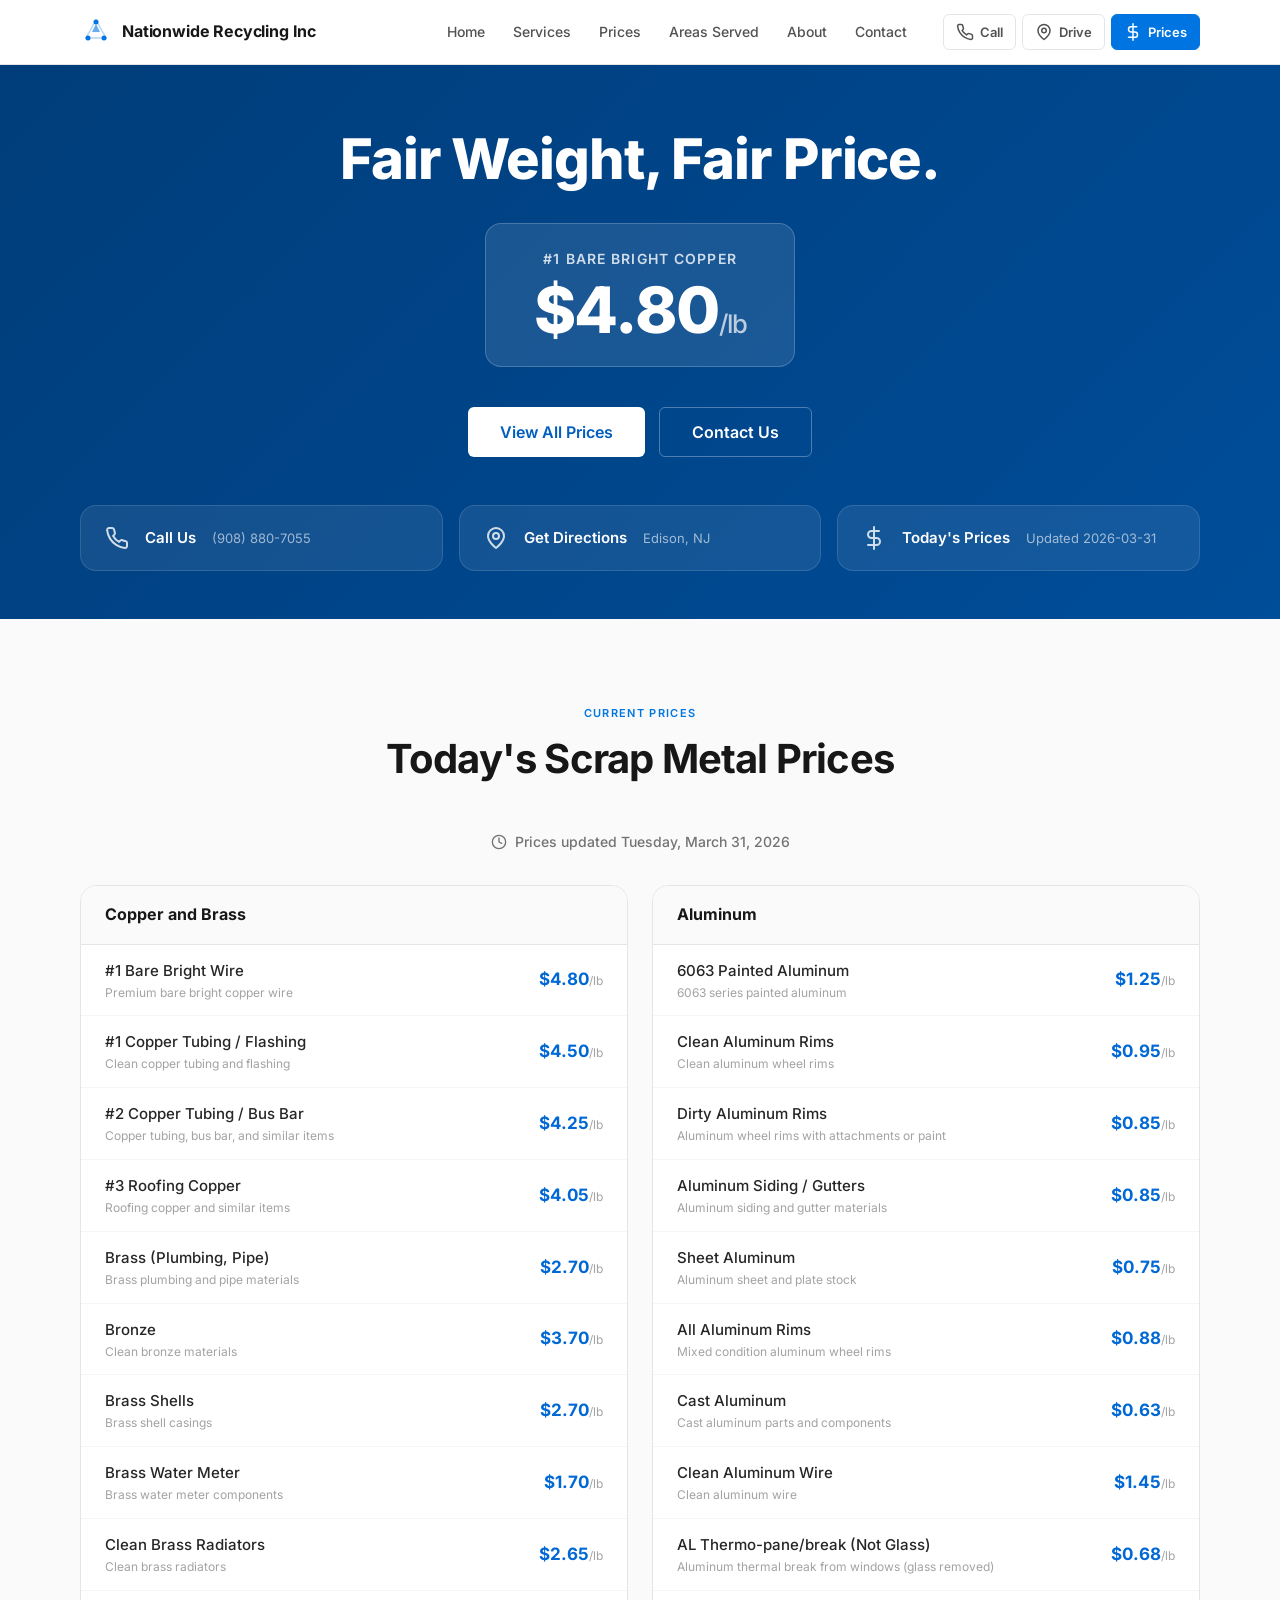
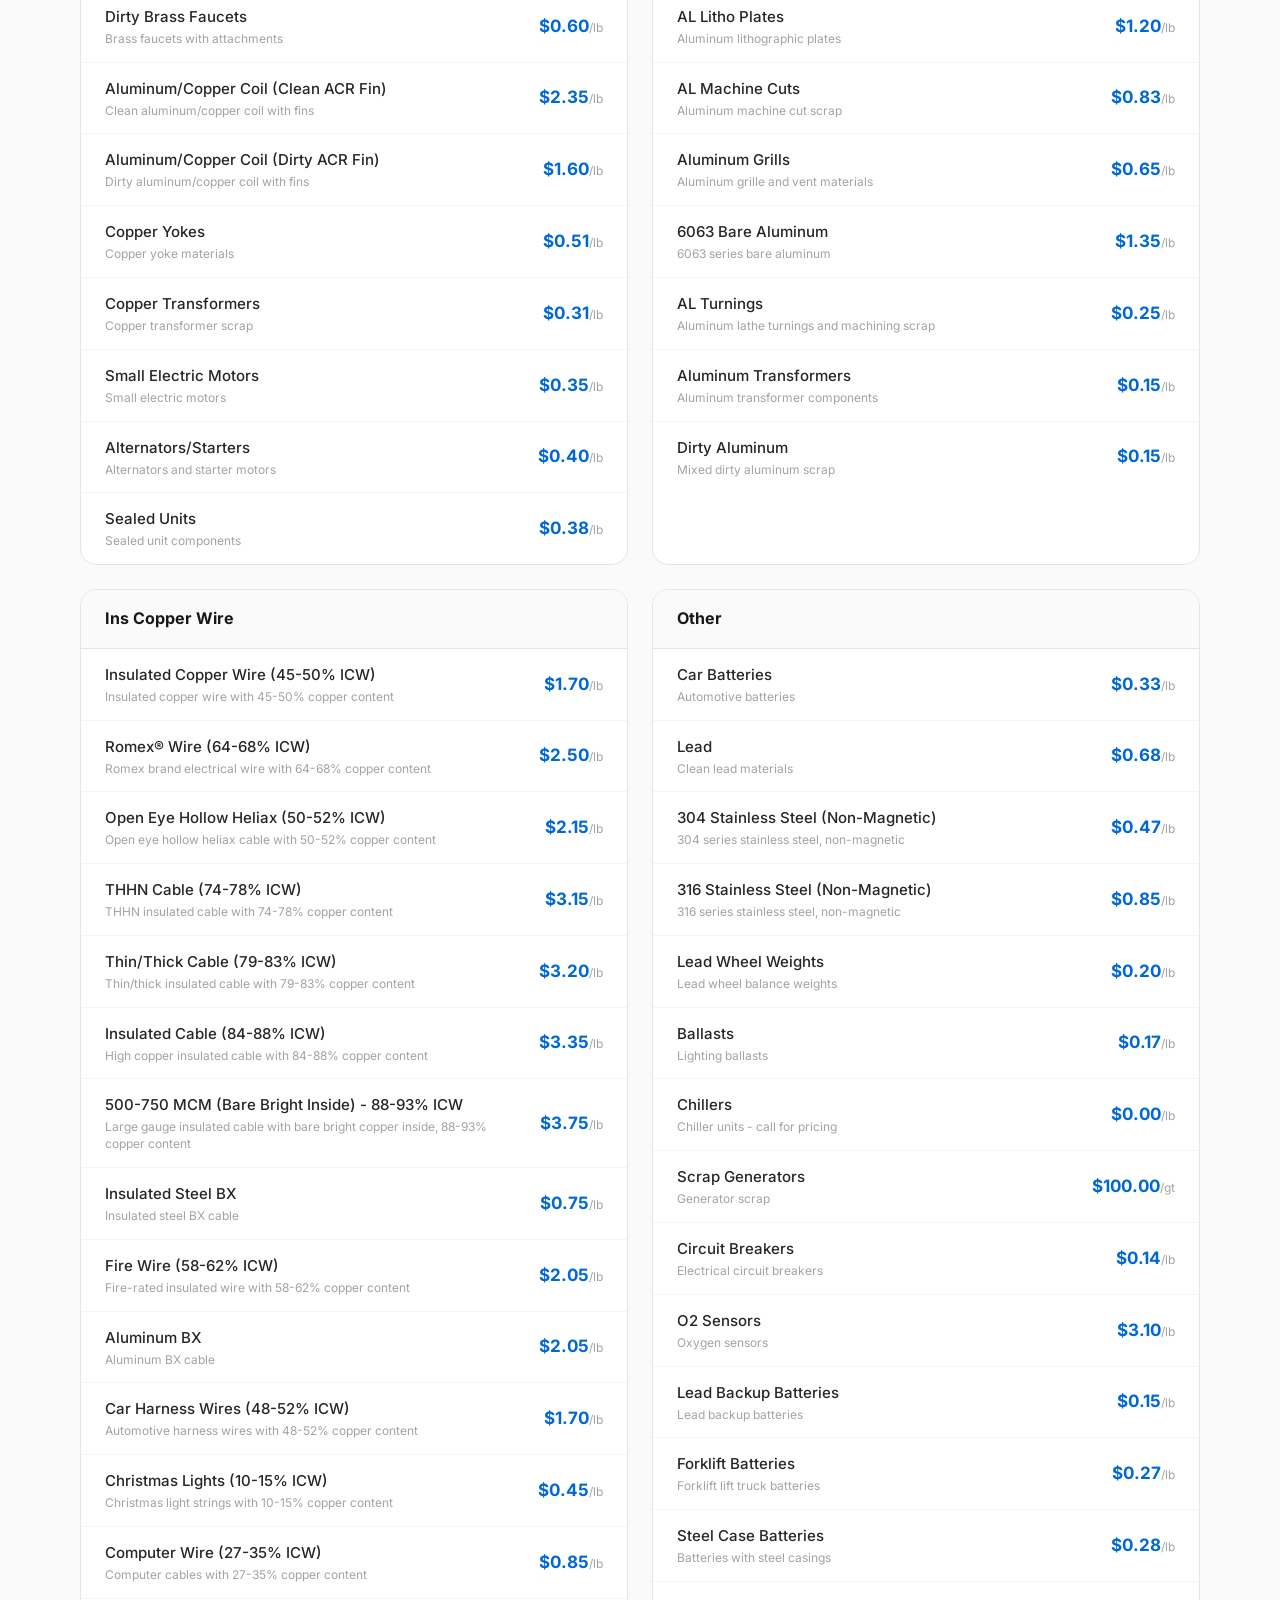
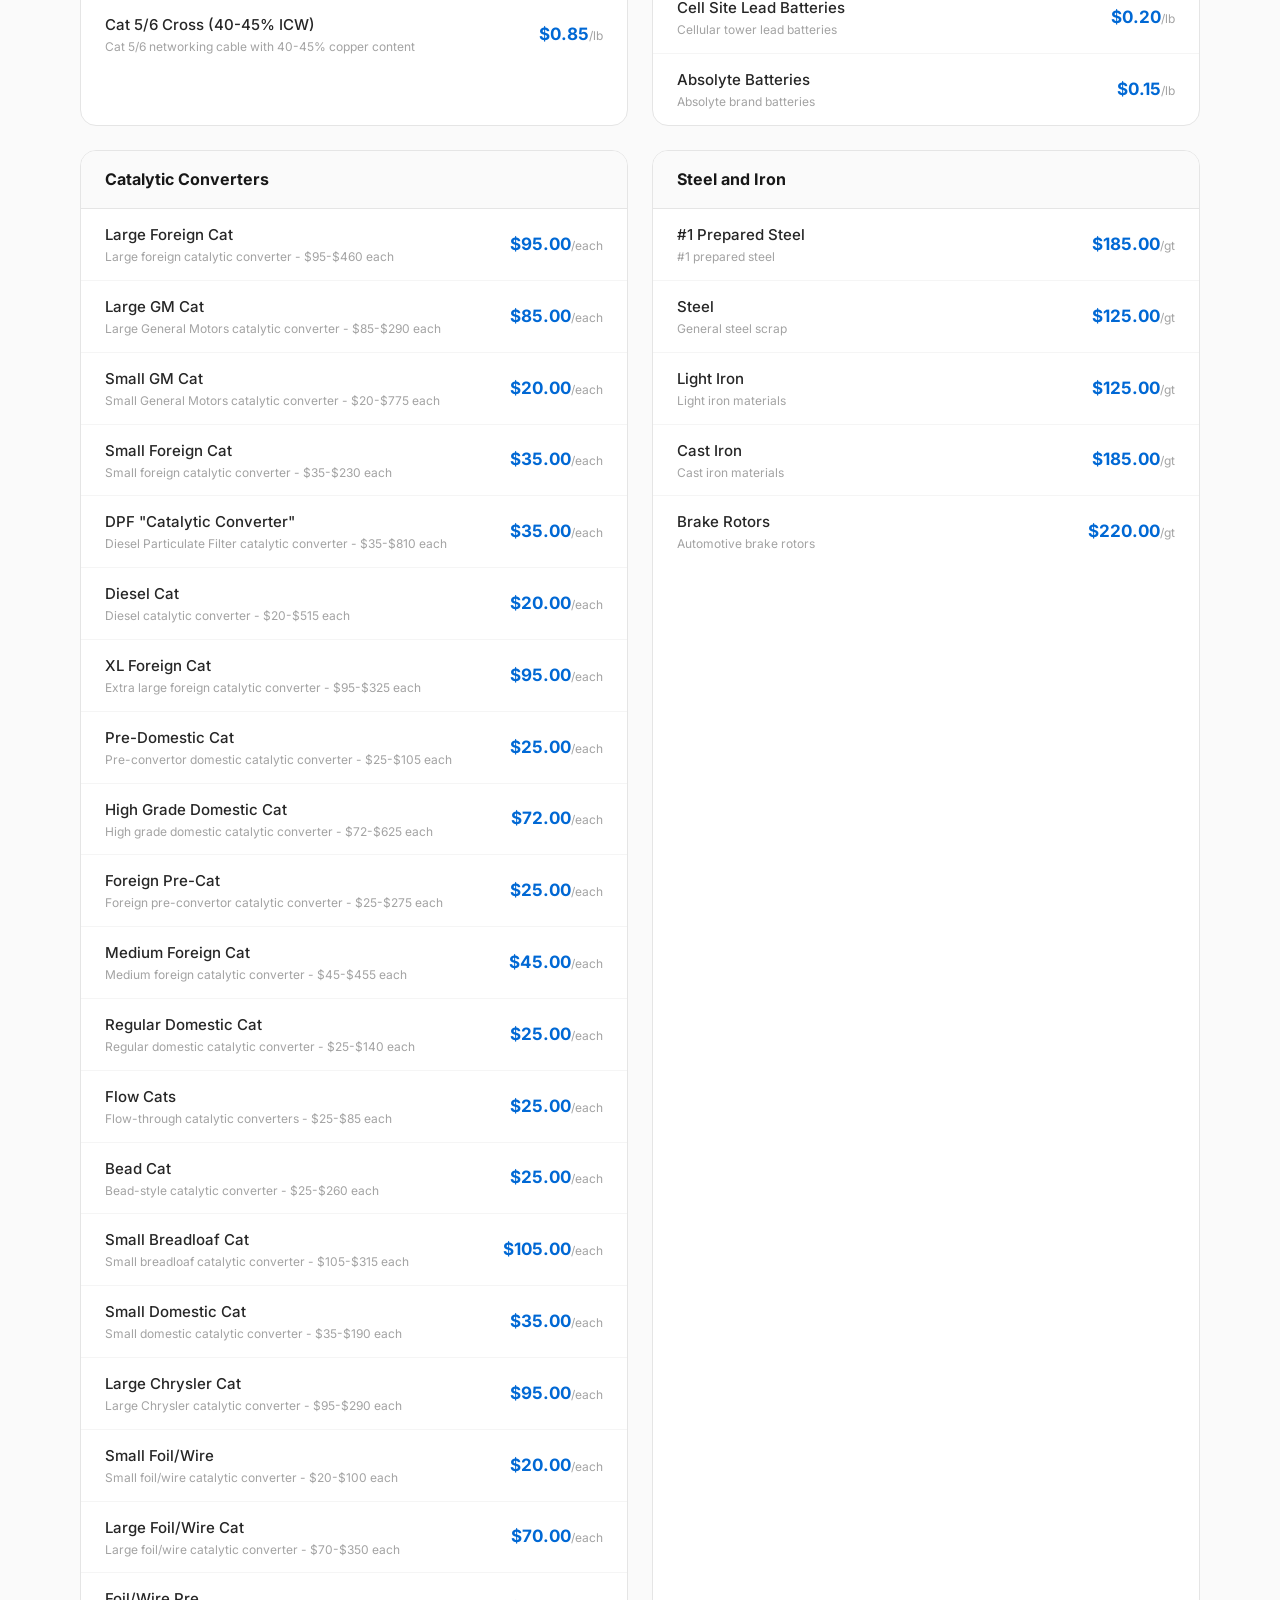
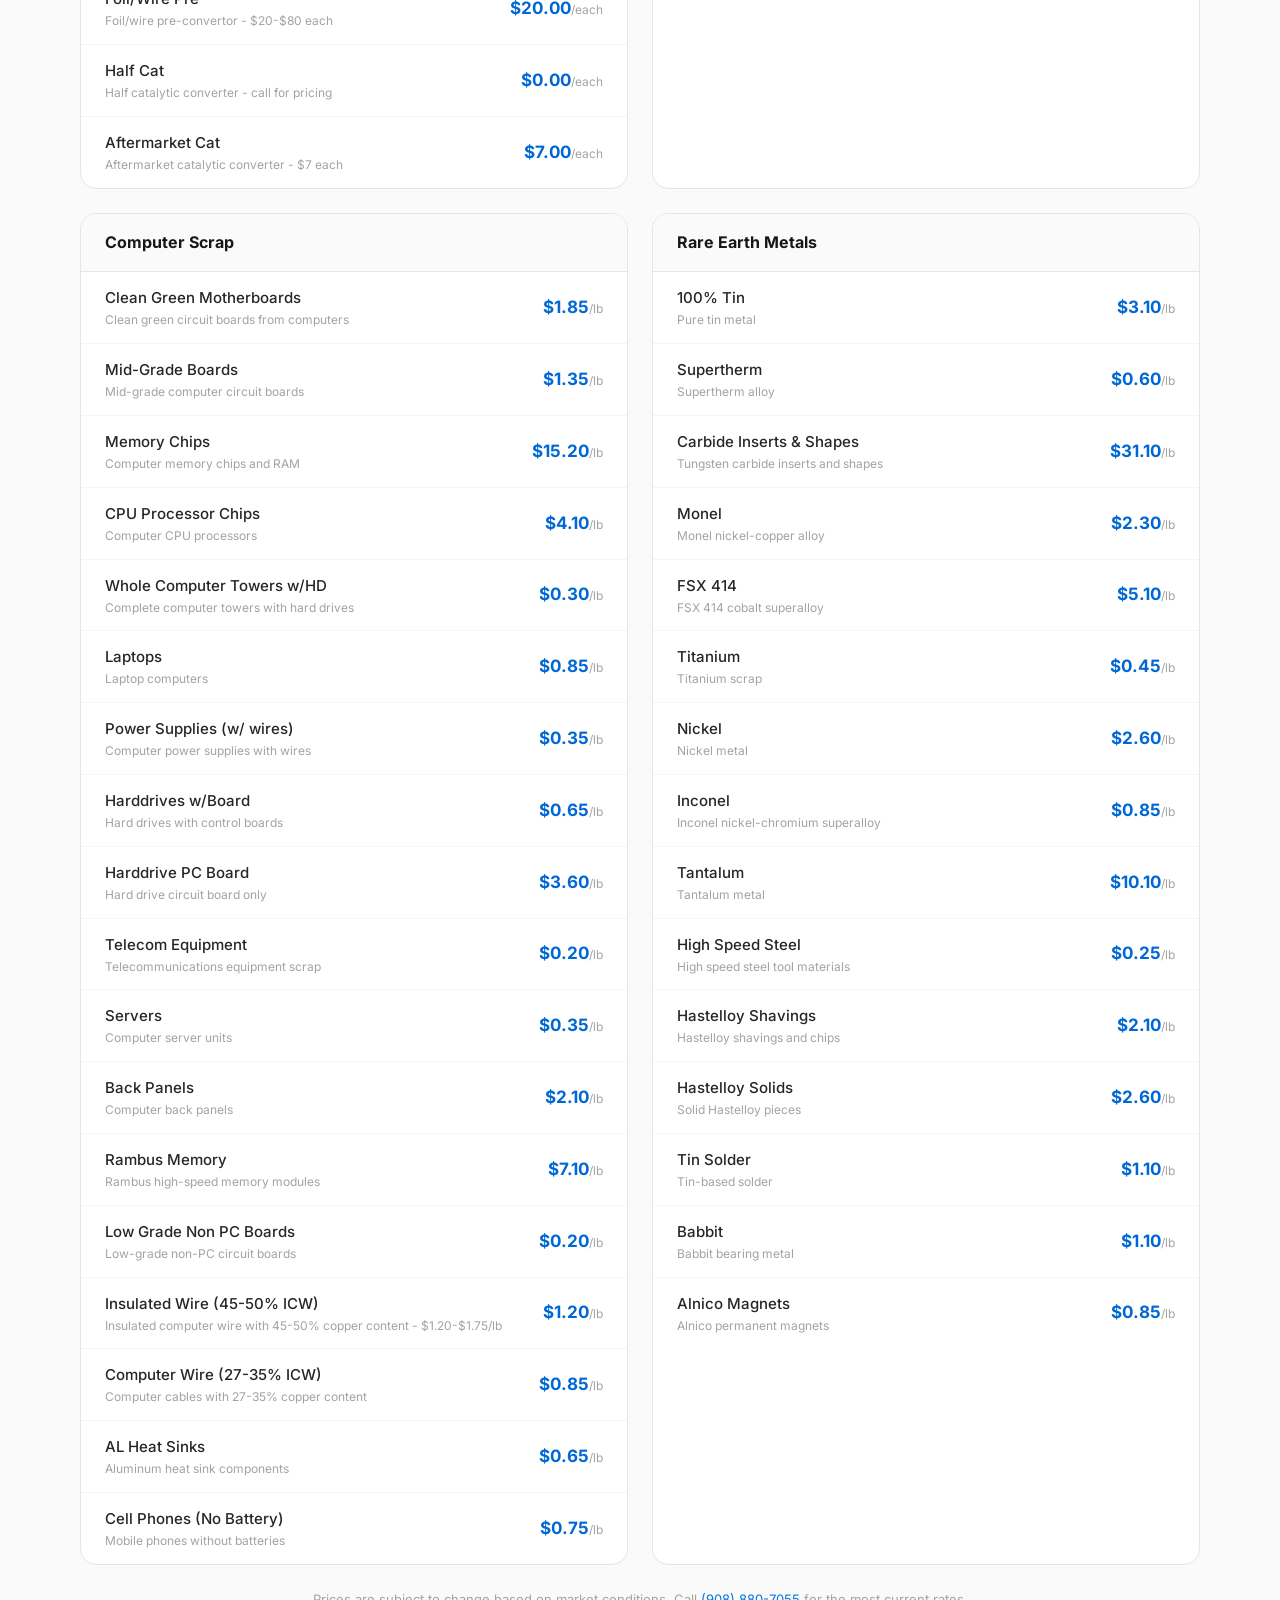
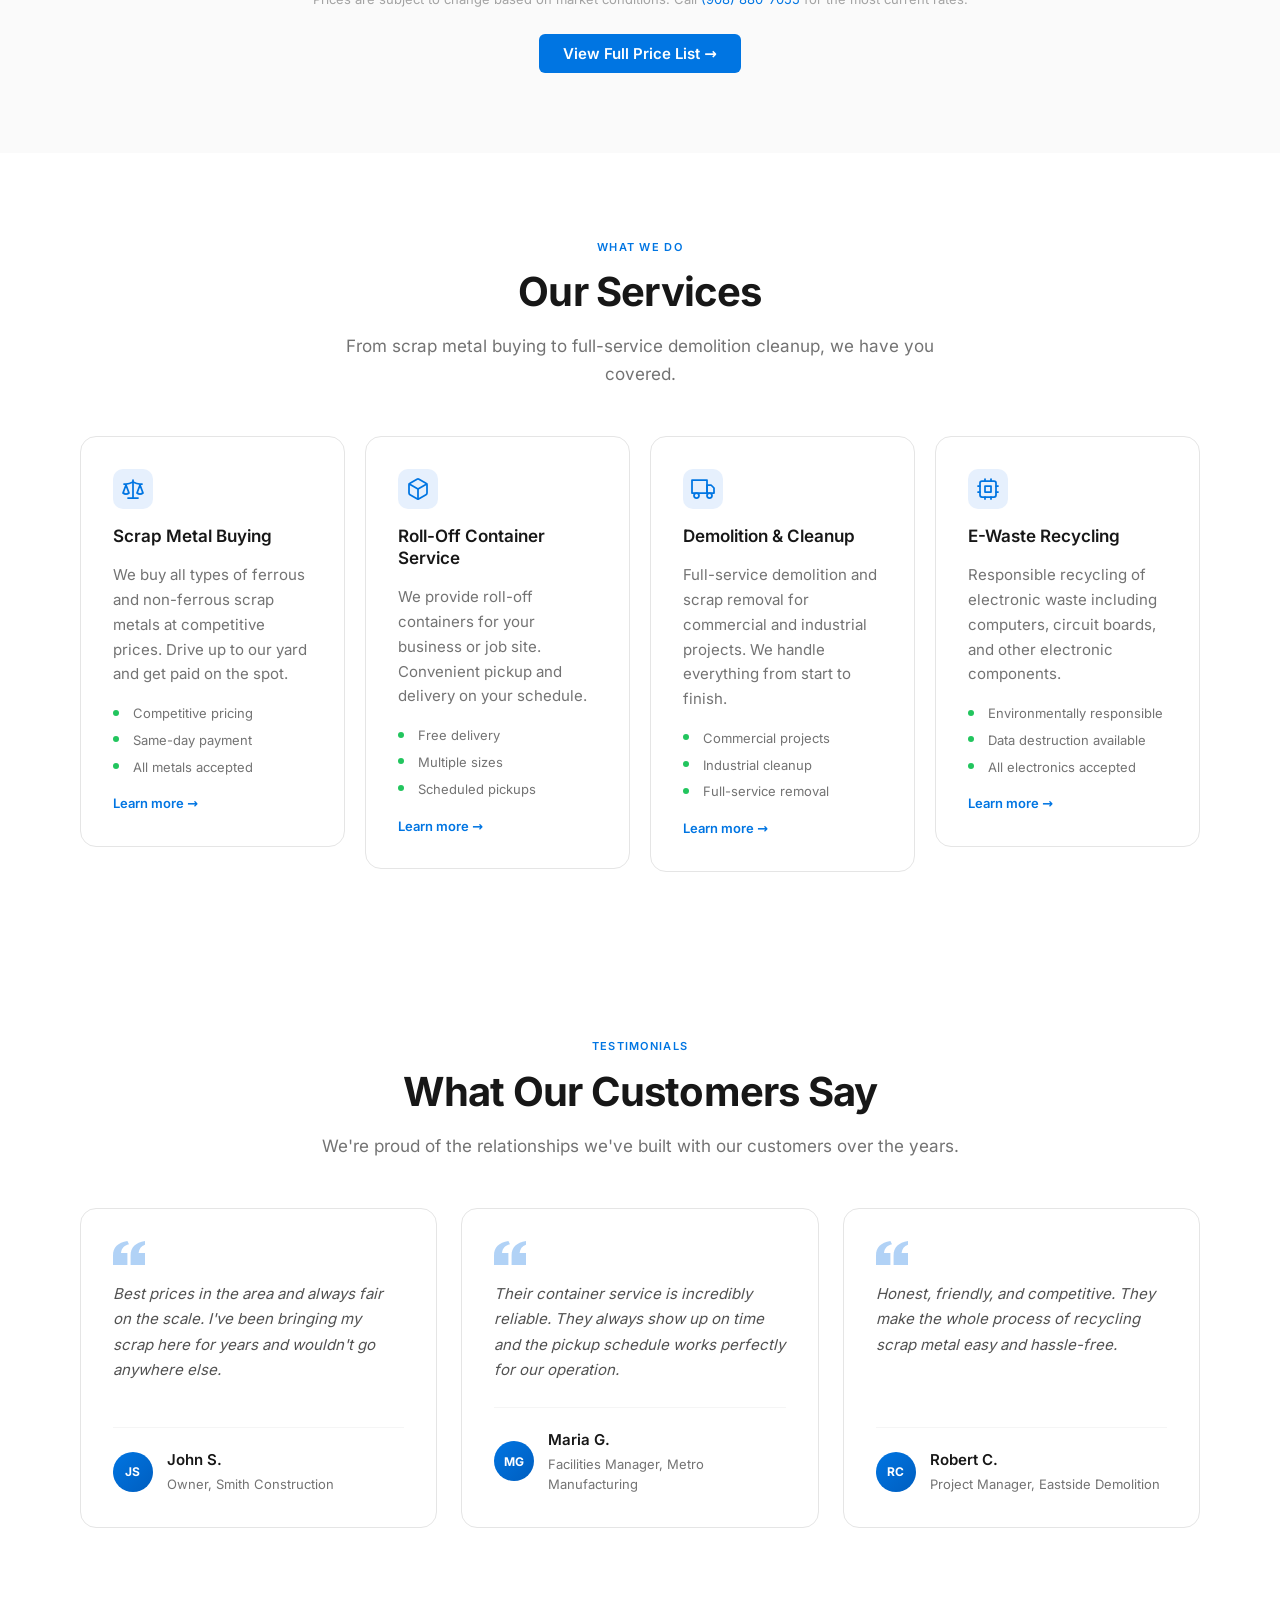
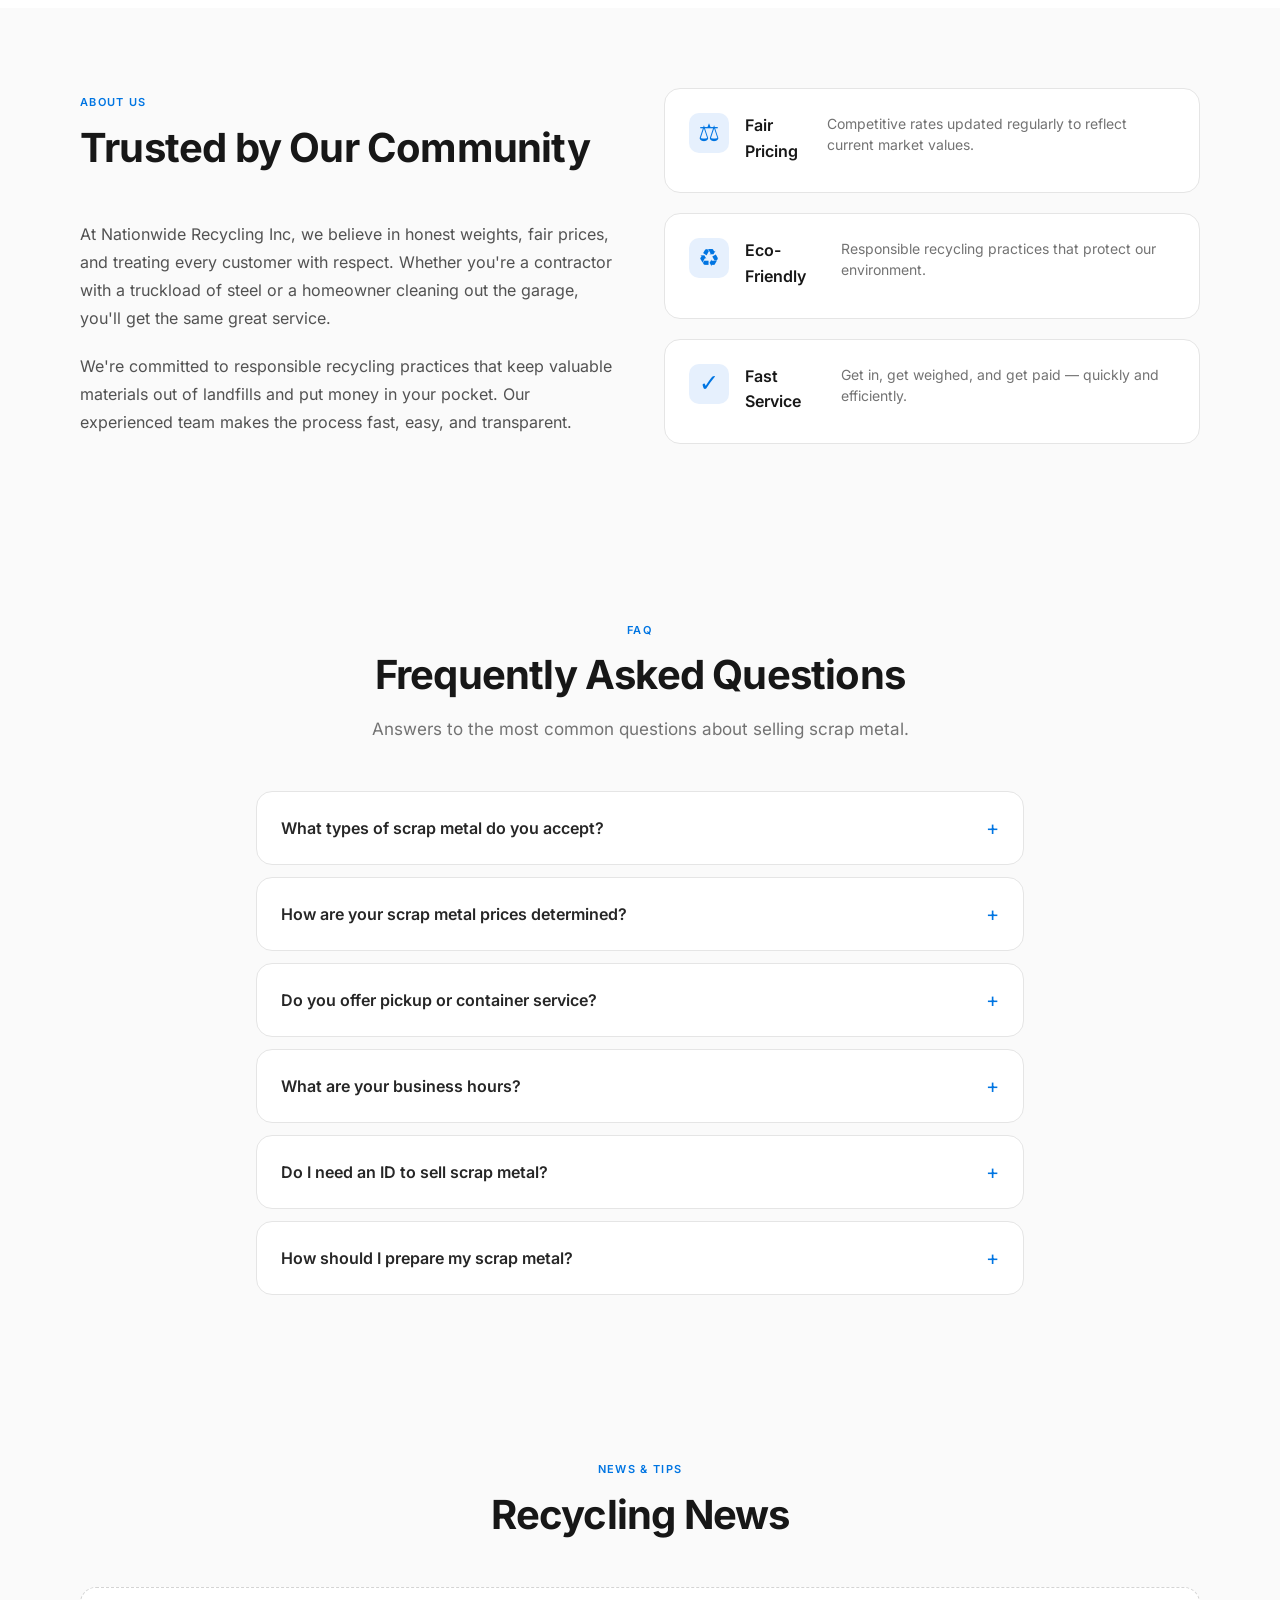
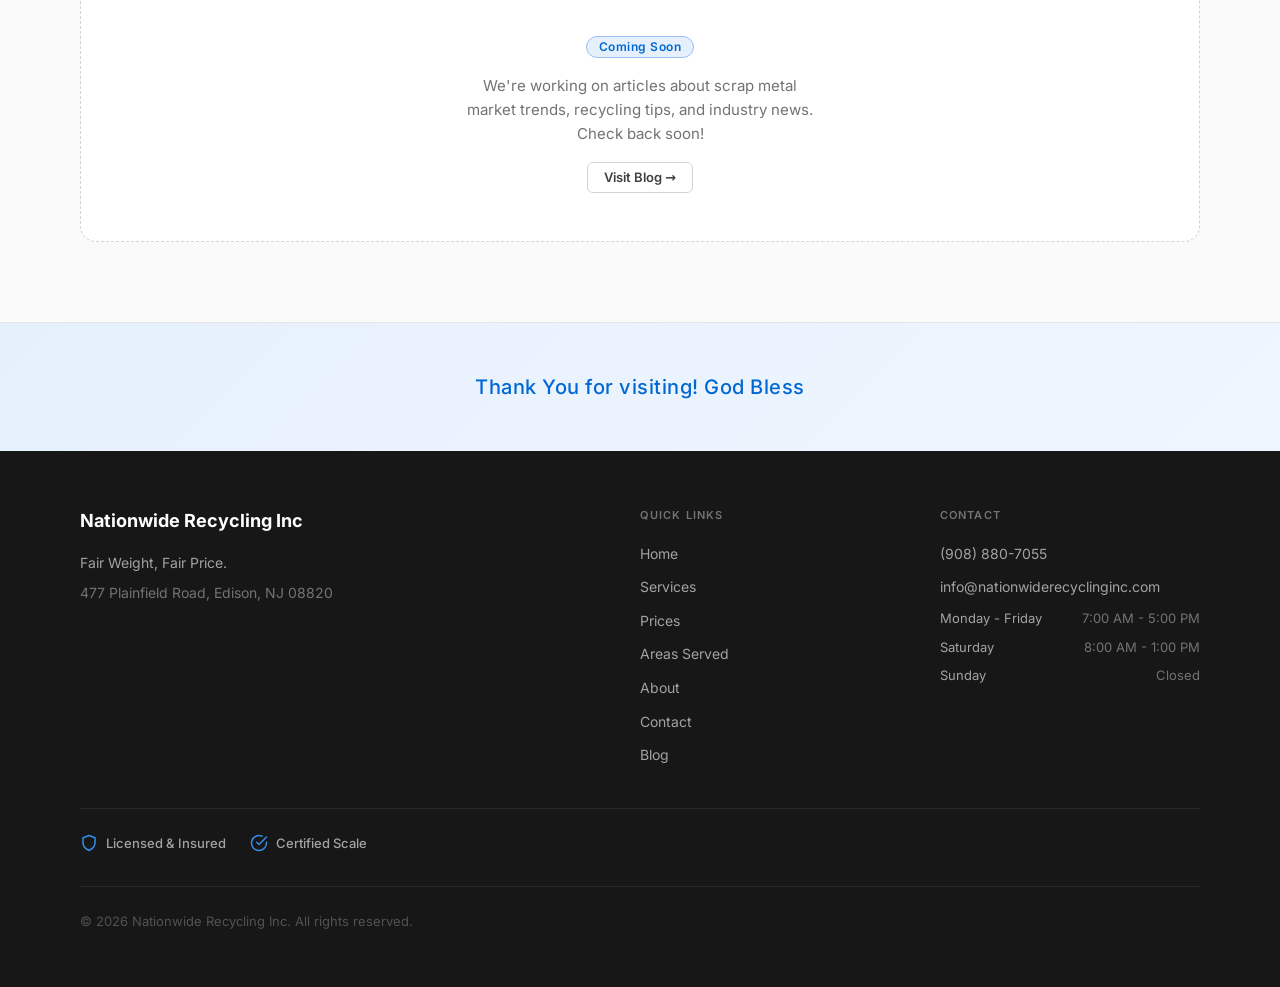
<file: index.html>
<!DOCTYPE html><html lang="en"> <head><meta charset="utf-8"><meta name="viewport" content="width=device-width, initial-scale=1"><meta name="generator" content="Astro v6.1.1"><!-- Google Search Console Verification --><!-- Primary SEO --><title>Nationwide Recycling Inc</title><meta name="description" content="Nationwide Recycling Inc offers the best prices for scrap metal recycling. Fair weight, fair price — every time."><link rel="canonical" href="https://nationwiderecyclinginc.com/"><!-- Open Graph --><meta property="og:type" content="website"><meta property="og:site_name" content="Nationwide Recycling Inc"><meta property="og:title" content="Nationwide Recycling Inc"><meta property="og:description" content="Nationwide Recycling Inc offers the best prices for scrap metal recycling. Fair weight, fair price — every time."><meta property="og:url" content="https://nationwiderecyclinginc.com/"><meta property="og:image" content="https://nationwiderecyclinginc.com/images/og-default.svg"><meta property="og:image:width" content="1200"><meta property="og:image:height" content="630"><meta property="og:locale" content="en_US"><!-- Twitter Card --><meta name="twitter:card" content="summary_large_image"><meta name="twitter:title" content="Nationwide Recycling Inc"><meta name="twitter:description" content="Nationwide Recycling Inc offers the best prices for scrap metal recycling. Fair weight, fair price — every time."><meta name="twitter:image" content="https://nationwiderecyclinginc.com/images/og-default.svg"><!-- Geo Tags --><meta name="geo.placename" content="Edison"><meta name="geo.region" content="US-NJ"><meta name="geo.position" content="40.5209;-74.2675"><meta name="ICBM" content="40.5209, -74.2675"><!-- Favicon --><link rel="icon" type="image/svg+xml" href="/favicon.svg"><link rel="icon" href="/favicon.ico" sizes="any"><link rel="apple-touch-icon" href="/apple-touch-icon.png"><link rel="manifest" href="/site.webmanifest"><!-- JSON-LD: LocalBusiness --><script type="application/ld+json">{"@context":"https://schema.org","@type":"LocalBusiness","name":"Nationwide Recycling Inc","description":"Nationwide Recycling Inc offers the best prices for scrap metal recycling. Fair weight, fair price — every time.","url":"https://nationwiderecyclinginc.com/","telephone":"(908) 880-7055","email":"info@nationwiderecyclinginc.com","image":"https://nationwiderecyclinginc.com/images/og-default.svg","address":{"@type":"PostalAddress","streetAddress":"477 Plainfield Road","addressLocality":"Edison","addressRegion":"NJ","postalCode":"08820","addressCountry":"US"},"openingHoursSpecification":[{"@type":"OpeningHoursSpecification","dayOfWeek":"Monday - Friday","opens":"7:00 AM","closes":"5:00 PM"},{"@type":"OpeningHoursSpecification","dayOfWeek":"Saturday","opens":"8:00 AM","closes":"1:00 PM"}],"geo":{"@type":"GeoCoordinates","latitude":40.5209,"longitude":-74.2675},"foundingDate":"2005","priceRange":"$$","paymentAccepted":"Cash, Check, Wire Transfer","currenciesAccepted":"USD","sameAs":[]}</script><!-- JSON-LD: WebSite --><script type="application/ld+json">{"@context":"https://schema.org","@type":"WebSite","name":"Nationwide Recycling Inc","url":"https://nationwiderecyclinginc.com/"}</script><!-- JSON-LD: BreadcrumbList --><script type="application/ld+json">{"@context":"https://schema.org","@type":"BreadcrumbList","itemListElement":[{"@type":"ListItem","position":1,"name":"Home","item":"https://nationwiderecyclinginc.com/"}]}</script><!-- JSON-LD: Page-specific schemas --><!-- Google Analytics --><link rel="stylesheet" href="/_astro/Footer.SgbrJCW_.css">
<style>.btn[data-astro-cid-6ygtcg62]{display:inline-flex;align-items:center;justify-content:center;gap:.5rem;font-family:var(--font-sans);font-weight:600;text-decoration:none;border:none;cursor:pointer;border-radius:var(--radius-sm);transition:background .15s ease,color .15s ease,box-shadow .15s ease,border-color .15s ease;white-space:nowrap;line-height:1}.btn--sm[data-astro-cid-6ygtcg62]{padding:.5rem 1rem;font-size:.8125rem}.btn--md[data-astro-cid-6ygtcg62]{padding:.75rem 1.5rem;font-size:.9375rem}.btn--lg[data-astro-cid-6ygtcg62]{padding:1rem 2rem;font-size:1rem}.btn--primary[data-astro-cid-6ygtcg62]{background:var(--color-primary-500);color:#fff}.btn--primary[data-astro-cid-6ygtcg62]:hover{background:var(--color-primary-600);box-shadow:0 0 24px #0075e24d}.btn--secondary[data-astro-cid-6ygtcg62]{background:transparent;color:var(--color-gray-700);border:1px solid var(--color-gray-300)}.btn--secondary[data-astro-cid-6ygtcg62]:hover{border-color:var(--color-primary-300);color:var(--color-primary-600);background:var(--color-primary-50)}.btn--ghost[data-astro-cid-6ygtcg62]{background:transparent;color:var(--color-primary-500);padding-inline:0}.btn--ghost[data-astro-cid-6ygtcg62]:hover{color:var(--color-primary-700)}
</style>
<link rel="stylesheet" href="/_astro/index@_@astro.B9W2wuoo.css">
<style>.card[data-astro-cid-dd5txfcy]{background:#fff;border:1px solid var(--color-gray-200);border-radius:var(--radius-lg);padding:2rem}.card--hoverable[data-astro-cid-dd5txfcy]{transition:border-color .2s ease,box-shadow .2s ease,transform .2s ease;cursor:default}.card--hoverable[data-astro-cid-dd5txfcy]:hover{border-color:var(--color-primary-200);box-shadow:var(--shadow-card-hover);transform:translateY(-2px)}
.section-title[data-astro-cid-66rg7cch]{margin-bottom:3rem}.section-title--center[data-astro-cid-66rg7cch]{text-align:center;max-width:640px;margin-inline:auto}.eyebrow[data-astro-cid-66rg7cch]{display:inline-block;font-size:.6875rem;font-weight:600;letter-spacing:.12em;text-transform:uppercase;color:var(--color-primary-500);margin-bottom:.75rem}.heading[data-astro-cid-66rg7cch]{font-size:clamp(1.75rem,3.5vw,2.5rem);font-weight:700;color:var(--color-gray-900);line-height:1.2;letter-spacing:-.02em;margin:0 0 1rem}.subheading[data-astro-cid-66rg7cch]{font-size:1.0625rem;color:var(--color-gray-500);line-height:1.65;margin:0}
.badge[data-astro-cid-35zd7xm4]{display:inline-flex;align-items:center;padding:.25rem .75rem;font-size:.75rem;font-weight:600;letter-spacing:.04em;border-radius:9999px;line-height:1}.badge--default[data-astro-cid-35zd7xm4]{background:var(--color-gray-100);color:var(--color-gray-600)}.badge--accent[data-astro-cid-35zd7xm4]{background:var(--color-primary-50);color:var(--color-primary-600);border:1px solid var(--color-primary-200)}.badge--outline[data-astro-cid-35zd7xm4]{background:transparent;color:var(--color-gray-500);border:1px solid var(--color-gray-300)}
</style></head> <body>  <header class="site-header" role="banner" data-astro-cid-qlfjksao> <div class="container header-inner" data-astro-cid-qlfjksao> <!-- Logo --> <a href="/" class="logo" aria-label="Nationwide Recycling Inc — Home" data-astro-cid-qlfjksao> <svg width="32" height="32" viewBox="0 0 32 32" fill="none" xmlns="http://www.w3.org/2000/svg" aria-hidden="true" data-astro-cid-qlfjksao> <path d="M16 4 L26 22 L6 22 Z" stroke="var(--color-primary-500)" stroke-width="1.5" fill="none" opacity="0.3" data-astro-cid-qlfjksao></path> <path d="M16 8 L12 16 L20 16 Z" fill="var(--color-primary-500)" opacity="0.6" data-astro-cid-qlfjksao></path> <circle cx="16" cy="6" r="2.5" fill="var(--color-primary-500)" data-astro-cid-qlfjksao></circle> <circle cx="24" cy="22" r="2.5" fill="var(--color-primary-500)" data-astro-cid-qlfjksao></circle> <circle cx="8" cy="22" r="2.5" fill="var(--color-primary-500)" data-astro-cid-qlfjksao></circle> </svg> <span class="logo-text" data-astro-cid-qlfjksao> <span class="logo-name" data-astro-cid-qlfjksao>Nationwide Recycling Inc</span> </span> </a> <!-- Desktop nav --> <nav class="desktop-nav" aria-label="Main navigation" data-astro-cid-qlfjksao> <ul role="list" data-astro-cid-qlfjksao> <li data-astro-cid-qlfjksao><a href="/" class="nav-link" data-astro-cid-qlfjksao>Home</a></li><li data-astro-cid-qlfjksao><a href="/services" class="nav-link" data-astro-cid-qlfjksao>Services</a></li><li data-astro-cid-qlfjksao><a href="/prices" class="nav-link" data-astro-cid-qlfjksao>Prices</a></li><li data-astro-cid-qlfjksao><a href="/service-areas" class="nav-link" data-astro-cid-qlfjksao>Areas Served</a></li><li data-astro-cid-qlfjksao><a href="/about" class="nav-link" data-astro-cid-qlfjksao>About</a></li><li data-astro-cid-qlfjksao><a href="/contact" class="nav-link" data-astro-cid-qlfjksao>Contact</a></li> </ul> </nav> <!-- Quick action buttons --> <div class="header-actions" data-astro-cid-qlfjksao> <a href="tel:9088807055" class="action-btn" aria-label="Call us" title="Call us" data-astro-cid-qlfjksao> <svg width="18" height="18" viewBox="0 0 24 24" fill="none" stroke="currentColor" stroke-width="2" stroke-linecap="round" stroke-linejoin="round" aria-hidden="true" data-astro-cid-qlfjksao> <path d="M22 16.92v3a2 2 0 0 1-2.18 2 19.79 19.79 0 0 1-8.63-3.07 19.5 19.5 0 0 1-6-6 19.79 19.79 0 0 1-3.07-8.67A2 2 0 0 1 4.11 2h3a2 2 0 0 1 2 1.72c.127.96.361 1.903.7 2.81a2 2 0 0 1-.45 2.11L8.09 9.91a16 16 0 0 0 6 6l1.27-1.27a2 2 0 0 1 2.11-.45c.907.339 1.85.573 2.81.7A2 2 0 0 1 22 16.92z" data-astro-cid-qlfjksao></path> </svg> <span class="action-label" data-astro-cid-qlfjksao>Call</span> </a> <a href="https://maps.google.com/?q=477+Plainfield+Road+Edison+NJ+08820" target="_blank" rel="noopener noreferrer" class="action-btn" aria-label="Get directions" title="Get directions" data-astro-cid-qlfjksao> <svg width="18" height="18" viewBox="0 0 24 24" fill="none" stroke="currentColor" stroke-width="2" stroke-linecap="round" stroke-linejoin="round" aria-hidden="true" data-astro-cid-qlfjksao> <path d="M20 10c0 6-8 12-8 12s-8-6-8-12a8 8 0 0 1 16 0Z" data-astro-cid-qlfjksao></path><circle cx="12" cy="10" r="3" data-astro-cid-qlfjksao></circle> </svg> <span class="action-label" data-astro-cid-qlfjksao>Drive</span> </a> <a href="/prices" class="action-btn action-btn--primary" aria-label="View prices" title="View prices" data-astro-cid-qlfjksao> <svg width="18" height="18" viewBox="0 0 24 24" fill="none" stroke="currentColor" stroke-width="2" stroke-linecap="round" stroke-linejoin="round" aria-hidden="true" data-astro-cid-qlfjksao> <line x1="12" y1="1" x2="12" y2="23" data-astro-cid-qlfjksao></line><path d="M17 5H9.5a3.5 3.5 0 0 0 0 7h5a3.5 3.5 0 0 1 0 7H6" data-astro-cid-qlfjksao></path> </svg> <span class="action-label" data-astro-cid-qlfjksao>Prices</span> </a> </div> <!-- Mobile toggle (CSS-only via checkbox) --> <label class="mobile-toggle" for="mobile-menu-toggle" aria-label="Toggle navigation" data-astro-cid-qlfjksao> <span data-astro-cid-qlfjksao></span> <span data-astro-cid-qlfjksao></span> <span data-astro-cid-qlfjksao></span> </label> </div> <!-- Mobile nav --> <input type="checkbox" id="mobile-menu-toggle" class="mobile-toggle-input" aria-hidden="true" data-astro-cid-qlfjksao> <nav class="mobile-nav" aria-label="Mobile navigation" data-astro-cid-qlfjksao> <ul role="list" data-astro-cid-qlfjksao> <li data-astro-cid-qlfjksao><a href="/" class="mobile-nav-link" data-astro-cid-qlfjksao>Home</a></li><li data-astro-cid-qlfjksao><a href="/services" class="mobile-nav-link" data-astro-cid-qlfjksao>Services</a></li><li data-astro-cid-qlfjksao><a href="/prices" class="mobile-nav-link" data-astro-cid-qlfjksao>Prices</a></li><li data-astro-cid-qlfjksao><a href="/service-areas" class="mobile-nav-link" data-astro-cid-qlfjksao>Areas Served</a></li><li data-astro-cid-qlfjksao><a href="/about" class="mobile-nav-link" data-astro-cid-qlfjksao>About</a></li><li data-astro-cid-qlfjksao><a href="/contact" class="mobile-nav-link" data-astro-cid-qlfjksao>Contact</a></li> <li data-astro-cid-qlfjksao> <a href="tel:9088807055" class="mobile-nav-cta" data-astro-cid-qlfjksao>
Call (908) 880-7055 </a> </li> <li data-astro-cid-qlfjksao> <a href="https://maps.google.com/?q=477+Plainfield+Road+Edison+NJ+08820" target="_blank" rel="noopener noreferrer" class="mobile-nav-link" data-astro-cid-qlfjksao>
Get Directions
</a> </li> </ul> </nav> </header> <main data-astro-cid-j7pv25f6> <section class="hero" aria-labelledby="hero-heading" data-astro-cid-anhloy43> <div class="container hero-content" data-astro-cid-anhloy43> <div class="hero-main" data-astro-cid-anhloy43> <h1 id="hero-heading" class="hero-heading" data-astro-cid-anhloy43>Fair Weight, Fair Price.</h1> <div class="featured-price" aria-label="Featured price" data-astro-cid-anhloy43> <span class="featured-label" data-astro-cid-anhloy43>#1 Bare Bright Copper</span> <span class="featured-value" data-astro-cid-anhloy43>$4.80<span class="featured-unit" data-astro-cid-anhloy43>/lb</span></span> </div> <div class="hero-actions" data-astro-cid-anhloy43> <a href="/prices" class="btn btn--primary btn--lg" data-astro-cid-anhloy43="true" data-astro-cid-6ygtcg62>View All Prices</a> <a href="/contact" class="btn btn--secondary btn--lg" data-astro-cid-anhloy43="true" data-astro-cid-6ygtcg62>Contact Us</a> </div> </div> <div class="quick-actions" data-astro-cid-anhloy43> <a href="tel:9088807055" class="quick-action" data-astro-cid-anhloy43> <svg width="24" height="24" viewBox="0 0 24 24" fill="none" stroke="currentColor" stroke-width="2" stroke-linecap="round" stroke-linejoin="round" aria-hidden="true" data-astro-cid-anhloy43> <path d="M22 16.92v3a2 2 0 0 1-2.18 2 19.79 19.79 0 0 1-8.63-3.07 19.5 19.5 0 0 1-6-6 19.79 19.79 0 0 1-3.07-8.67A2 2 0 0 1 4.11 2h3a2 2 0 0 1 2 1.72c.127.96.361 1.903.7 2.81a2 2 0 0 1-.45 2.11L8.09 9.91a16 16 0 0 0 6 6l1.27-1.27a2 2 0 0 1 2.11-.45c.907.339 1.85.573 2.81.7A2 2 0 0 1 22 16.92z" data-astro-cid-anhloy43></path> </svg> <span class="quick-action-label" data-astro-cid-anhloy43>Call Us</span> <span class="quick-action-detail" data-astro-cid-anhloy43>(908) 880-7055</span> </a> <a href="https://maps.google.com/?q=477+Plainfield+Road+Edison+NJ+08820" target="_blank" rel="noopener noreferrer" class="quick-action" data-astro-cid-anhloy43> <svg width="24" height="24" viewBox="0 0 24 24" fill="none" stroke="currentColor" stroke-width="2" stroke-linecap="round" stroke-linejoin="round" aria-hidden="true" data-astro-cid-anhloy43> <path d="M20 10c0 6-8 12-8 12s-8-6-8-12a8 8 0 0 1 16 0Z" data-astro-cid-anhloy43></path><circle cx="12" cy="10" r="3" data-astro-cid-anhloy43></circle> </svg> <span class="quick-action-label" data-astro-cid-anhloy43>Get Directions</span> <span class="quick-action-detail" data-astro-cid-anhloy43>Edison, NJ</span> </a> <a href="/prices" class="quick-action" data-astro-cid-anhloy43> <svg width="24" height="24" viewBox="0 0 24 24" fill="none" stroke="currentColor" stroke-width="2" stroke-linecap="round" stroke-linejoin="round" aria-hidden="true" data-astro-cid-anhloy43> <line x1="12" y1="1" x2="12" y2="23" data-astro-cid-anhloy43></line><path d="M17 5H9.5a3.5 3.5 0 0 0 0 7h5a3.5 3.5 0 0 1 0 7H6" data-astro-cid-anhloy43></path> </svg> <span class="quick-action-label" data-astro-cid-anhloy43>Today's Prices</span> <span class="quick-action-detail" data-astro-cid-anhloy43>Updated 2026-03-31</span> </a> </div> </div> </section> <section id="prices" class="prices-preview section-py" aria-labelledby="prices-heading" data-astro-cid-hfd5h7qr> <div class="container" data-astro-cid-hfd5h7qr> <div class="section-title section-title--center" data-astro-cid-66rg7cch> <span class="eyebrow" data-astro-cid-66rg7cch>Current Prices</span> <h2 class="heading" data-astro-cid-66rg7cch>Today&#39;s Scrap Metal Prices</h2>  </div> <div class="prices-date" data-astro-cid-hfd5h7qr> <svg width="16" height="16" viewBox="0 0 24 24" fill="none" stroke="currentColor" stroke-width="2" stroke-linecap="round" stroke-linejoin="round" aria-hidden="true" data-astro-cid-hfd5h7qr> <circle cx="12" cy="12" r="10" data-astro-cid-hfd5h7qr></circle><polyline points="12 6 12 12 16 14" data-astro-cid-hfd5h7qr></polyline> </svg>
Prices updated Tuesday, March 31, 2026 </div> <div class="prices-grid" data-astro-cid-hfd5h7qr> <div class="price-category-card" data-astro-cid-hfd5h7qr> <h3 class="cat-heading" data-astro-cid-hfd5h7qr>Copper and Brass</h3> <div class="price-row" data-astro-cid-hfd5h7qr> <div class="price-row-info" data-astro-cid-hfd5h7qr> <span class="price-row-name" data-astro-cid-hfd5h7qr>#1 Bare Bright Wire</span> <span class="price-row-desc" data-astro-cid-hfd5h7qr>Premium bare bright copper wire</span> </div> <span class="price-row-value" data-astro-cid-hfd5h7qr>$4.80<span class="price-row-unit" data-astro-cid-hfd5h7qr>/lb</span></span> </div><div class="price-row" data-astro-cid-hfd5h7qr> <div class="price-row-info" data-astro-cid-hfd5h7qr> <span class="price-row-name" data-astro-cid-hfd5h7qr>#1 Copper Tubing / Flashing</span> <span class="price-row-desc" data-astro-cid-hfd5h7qr>Clean copper tubing and flashing</span> </div> <span class="price-row-value" data-astro-cid-hfd5h7qr>$4.50<span class="price-row-unit" data-astro-cid-hfd5h7qr>/lb</span></span> </div><div class="price-row" data-astro-cid-hfd5h7qr> <div class="price-row-info" data-astro-cid-hfd5h7qr> <span class="price-row-name" data-astro-cid-hfd5h7qr>#2 Copper Tubing / Bus Bar</span> <span class="price-row-desc" data-astro-cid-hfd5h7qr>Copper tubing, bus bar, and similar items</span> </div> <span class="price-row-value" data-astro-cid-hfd5h7qr>$4.25<span class="price-row-unit" data-astro-cid-hfd5h7qr>/lb</span></span> </div><div class="price-row" data-astro-cid-hfd5h7qr> <div class="price-row-info" data-astro-cid-hfd5h7qr> <span class="price-row-name" data-astro-cid-hfd5h7qr>#3 Roofing Copper</span> <span class="price-row-desc" data-astro-cid-hfd5h7qr>Roofing copper and similar items</span> </div> <span class="price-row-value" data-astro-cid-hfd5h7qr>$4.05<span class="price-row-unit" data-astro-cid-hfd5h7qr>/lb</span></span> </div><div class="price-row" data-astro-cid-hfd5h7qr> <div class="price-row-info" data-astro-cid-hfd5h7qr> <span class="price-row-name" data-astro-cid-hfd5h7qr>Brass (Plumbing, Pipe)</span> <span class="price-row-desc" data-astro-cid-hfd5h7qr>Brass plumbing and pipe materials</span> </div> <span class="price-row-value" data-astro-cid-hfd5h7qr>$2.70<span class="price-row-unit" data-astro-cid-hfd5h7qr>/lb</span></span> </div><div class="price-row" data-astro-cid-hfd5h7qr> <div class="price-row-info" data-astro-cid-hfd5h7qr> <span class="price-row-name" data-astro-cid-hfd5h7qr>Bronze</span> <span class="price-row-desc" data-astro-cid-hfd5h7qr>Clean bronze materials</span> </div> <span class="price-row-value" data-astro-cid-hfd5h7qr>$3.70<span class="price-row-unit" data-astro-cid-hfd5h7qr>/lb</span></span> </div><div class="price-row" data-astro-cid-hfd5h7qr> <div class="price-row-info" data-astro-cid-hfd5h7qr> <span class="price-row-name" data-astro-cid-hfd5h7qr>Brass Shells</span> <span class="price-row-desc" data-astro-cid-hfd5h7qr>Brass shell casings</span> </div> <span class="price-row-value" data-astro-cid-hfd5h7qr>$2.70<span class="price-row-unit" data-astro-cid-hfd5h7qr>/lb</span></span> </div><div class="price-row" data-astro-cid-hfd5h7qr> <div class="price-row-info" data-astro-cid-hfd5h7qr> <span class="price-row-name" data-astro-cid-hfd5h7qr>Brass Water Meter</span> <span class="price-row-desc" data-astro-cid-hfd5h7qr>Brass water meter components</span> </div> <span class="price-row-value" data-astro-cid-hfd5h7qr>$1.70<span class="price-row-unit" data-astro-cid-hfd5h7qr>/lb</span></span> </div><div class="price-row" data-astro-cid-hfd5h7qr> <div class="price-row-info" data-astro-cid-hfd5h7qr> <span class="price-row-name" data-astro-cid-hfd5h7qr>Clean Brass Radiators</span> <span class="price-row-desc" data-astro-cid-hfd5h7qr>Clean brass radiators</span> </div> <span class="price-row-value" data-astro-cid-hfd5h7qr>$2.65<span class="price-row-unit" data-astro-cid-hfd5h7qr>/lb</span></span> </div><div class="price-row" data-astro-cid-hfd5h7qr> <div class="price-row-info" data-astro-cid-hfd5h7qr> <span class="price-row-name" data-astro-cid-hfd5h7qr>Dirty Brass Faucets</span> <span class="price-row-desc" data-astro-cid-hfd5h7qr>Brass faucets with attachments</span> </div> <span class="price-row-value" data-astro-cid-hfd5h7qr>$0.60<span class="price-row-unit" data-astro-cid-hfd5h7qr>/lb</span></span> </div><div class="price-row" data-astro-cid-hfd5h7qr> <div class="price-row-info" data-astro-cid-hfd5h7qr> <span class="price-row-name" data-astro-cid-hfd5h7qr>Aluminum/Copper Coil (Clean ACR Fin)</span> <span class="price-row-desc" data-astro-cid-hfd5h7qr>Clean aluminum/copper coil with fins</span> </div> <span class="price-row-value" data-astro-cid-hfd5h7qr>$2.35<span class="price-row-unit" data-astro-cid-hfd5h7qr>/lb</span></span> </div><div class="price-row" data-astro-cid-hfd5h7qr> <div class="price-row-info" data-astro-cid-hfd5h7qr> <span class="price-row-name" data-astro-cid-hfd5h7qr>Aluminum/Copper Coil (Dirty ACR Fin)</span> <span class="price-row-desc" data-astro-cid-hfd5h7qr>Dirty aluminum/copper coil with fins</span> </div> <span class="price-row-value" data-astro-cid-hfd5h7qr>$1.60<span class="price-row-unit" data-astro-cid-hfd5h7qr>/lb</span></span> </div><div class="price-row" data-astro-cid-hfd5h7qr> <div class="price-row-info" data-astro-cid-hfd5h7qr> <span class="price-row-name" data-astro-cid-hfd5h7qr>Copper Yokes</span> <span class="price-row-desc" data-astro-cid-hfd5h7qr>Copper yoke materials</span> </div> <span class="price-row-value" data-astro-cid-hfd5h7qr>$0.51<span class="price-row-unit" data-astro-cid-hfd5h7qr>/lb</span></span> </div><div class="price-row" data-astro-cid-hfd5h7qr> <div class="price-row-info" data-astro-cid-hfd5h7qr> <span class="price-row-name" data-astro-cid-hfd5h7qr>Copper Transformers</span> <span class="price-row-desc" data-astro-cid-hfd5h7qr>Copper transformer scrap</span> </div> <span class="price-row-value" data-astro-cid-hfd5h7qr>$0.31<span class="price-row-unit" data-astro-cid-hfd5h7qr>/lb</span></span> </div><div class="price-row" data-astro-cid-hfd5h7qr> <div class="price-row-info" data-astro-cid-hfd5h7qr> <span class="price-row-name" data-astro-cid-hfd5h7qr>Small Electric Motors</span> <span class="price-row-desc" data-astro-cid-hfd5h7qr>Small electric motors</span> </div> <span class="price-row-value" data-astro-cid-hfd5h7qr>$0.35<span class="price-row-unit" data-astro-cid-hfd5h7qr>/lb</span></span> </div><div class="price-row" data-astro-cid-hfd5h7qr> <div class="price-row-info" data-astro-cid-hfd5h7qr> <span class="price-row-name" data-astro-cid-hfd5h7qr>Alternators/Starters</span> <span class="price-row-desc" data-astro-cid-hfd5h7qr>Alternators and starter motors</span> </div> <span class="price-row-value" data-astro-cid-hfd5h7qr>$0.40<span class="price-row-unit" data-astro-cid-hfd5h7qr>/lb</span></span> </div><div class="price-row" data-astro-cid-hfd5h7qr> <div class="price-row-info" data-astro-cid-hfd5h7qr> <span class="price-row-name" data-astro-cid-hfd5h7qr>Sealed Units</span> <span class="price-row-desc" data-astro-cid-hfd5h7qr>Sealed unit components</span> </div> <span class="price-row-value" data-astro-cid-hfd5h7qr>$0.38<span class="price-row-unit" data-astro-cid-hfd5h7qr>/lb</span></span> </div> </div><div class="price-category-card" data-astro-cid-hfd5h7qr> <h3 class="cat-heading" data-astro-cid-hfd5h7qr>Aluminum</h3> <div class="price-row" data-astro-cid-hfd5h7qr> <div class="price-row-info" data-astro-cid-hfd5h7qr> <span class="price-row-name" data-astro-cid-hfd5h7qr>6063 Painted Aluminum</span> <span class="price-row-desc" data-astro-cid-hfd5h7qr>6063 series painted aluminum</span> </div> <span class="price-row-value" data-astro-cid-hfd5h7qr>$1.25<span class="price-row-unit" data-astro-cid-hfd5h7qr>/lb</span></span> </div><div class="price-row" data-astro-cid-hfd5h7qr> <div class="price-row-info" data-astro-cid-hfd5h7qr> <span class="price-row-name" data-astro-cid-hfd5h7qr>Clean Aluminum Rims</span> <span class="price-row-desc" data-astro-cid-hfd5h7qr>Clean aluminum wheel rims</span> </div> <span class="price-row-value" data-astro-cid-hfd5h7qr>$0.95<span class="price-row-unit" data-astro-cid-hfd5h7qr>/lb</span></span> </div><div class="price-row" data-astro-cid-hfd5h7qr> <div class="price-row-info" data-astro-cid-hfd5h7qr> <span class="price-row-name" data-astro-cid-hfd5h7qr>Dirty Aluminum Rims</span> <span class="price-row-desc" data-astro-cid-hfd5h7qr>Aluminum wheel rims with attachments or paint</span> </div> <span class="price-row-value" data-astro-cid-hfd5h7qr>$0.85<span class="price-row-unit" data-astro-cid-hfd5h7qr>/lb</span></span> </div><div class="price-row" data-astro-cid-hfd5h7qr> <div class="price-row-info" data-astro-cid-hfd5h7qr> <span class="price-row-name" data-astro-cid-hfd5h7qr>Aluminum Siding / Gutters</span> <span class="price-row-desc" data-astro-cid-hfd5h7qr>Aluminum siding and gutter materials</span> </div> <span class="price-row-value" data-astro-cid-hfd5h7qr>$0.85<span class="price-row-unit" data-astro-cid-hfd5h7qr>/lb</span></span> </div><div class="price-row" data-astro-cid-hfd5h7qr> <div class="price-row-info" data-astro-cid-hfd5h7qr> <span class="price-row-name" data-astro-cid-hfd5h7qr>Sheet Aluminum</span> <span class="price-row-desc" data-astro-cid-hfd5h7qr>Aluminum sheet and plate stock</span> </div> <span class="price-row-value" data-astro-cid-hfd5h7qr>$0.75<span class="price-row-unit" data-astro-cid-hfd5h7qr>/lb</span></span> </div><div class="price-row" data-astro-cid-hfd5h7qr> <div class="price-row-info" data-astro-cid-hfd5h7qr> <span class="price-row-name" data-astro-cid-hfd5h7qr>All Aluminum Rims</span> <span class="price-row-desc" data-astro-cid-hfd5h7qr>Mixed condition aluminum wheel rims</span> </div> <span class="price-row-value" data-astro-cid-hfd5h7qr>$0.88<span class="price-row-unit" data-astro-cid-hfd5h7qr>/lb</span></span> </div><div class="price-row" data-astro-cid-hfd5h7qr> <div class="price-row-info" data-astro-cid-hfd5h7qr> <span class="price-row-name" data-astro-cid-hfd5h7qr>Cast Aluminum</span> <span class="price-row-desc" data-astro-cid-hfd5h7qr>Cast aluminum parts and components</span> </div> <span class="price-row-value" data-astro-cid-hfd5h7qr>$0.63<span class="price-row-unit" data-astro-cid-hfd5h7qr>/lb</span></span> </div><div class="price-row" data-astro-cid-hfd5h7qr> <div class="price-row-info" data-astro-cid-hfd5h7qr> <span class="price-row-name" data-astro-cid-hfd5h7qr>Clean Aluminum Wire</span> <span class="price-row-desc" data-astro-cid-hfd5h7qr>Clean aluminum wire</span> </div> <span class="price-row-value" data-astro-cid-hfd5h7qr>$1.45<span class="price-row-unit" data-astro-cid-hfd5h7qr>/lb</span></span> </div><div class="price-row" data-astro-cid-hfd5h7qr> <div class="price-row-info" data-astro-cid-hfd5h7qr> <span class="price-row-name" data-astro-cid-hfd5h7qr>AL Thermo-pane/break (Not Glass)</span> <span class="price-row-desc" data-astro-cid-hfd5h7qr>Aluminum thermal break from windows (glass removed)</span> </div> <span class="price-row-value" data-astro-cid-hfd5h7qr>$0.68<span class="price-row-unit" data-astro-cid-hfd5h7qr>/lb</span></span> </div><div class="price-row" data-astro-cid-hfd5h7qr> <div class="price-row-info" data-astro-cid-hfd5h7qr> <span class="price-row-name" data-astro-cid-hfd5h7qr>AL Litho Plates</span> <span class="price-row-desc" data-astro-cid-hfd5h7qr>Aluminum lithographic plates</span> </div> <span class="price-row-value" data-astro-cid-hfd5h7qr>$1.20<span class="price-row-unit" data-astro-cid-hfd5h7qr>/lb</span></span> </div><div class="price-row" data-astro-cid-hfd5h7qr> <div class="price-row-info" data-astro-cid-hfd5h7qr> <span class="price-row-name" data-astro-cid-hfd5h7qr>AL Machine Cuts</span> <span class="price-row-desc" data-astro-cid-hfd5h7qr>Aluminum machine cut scrap</span> </div> <span class="price-row-value" data-astro-cid-hfd5h7qr>$0.83<span class="price-row-unit" data-astro-cid-hfd5h7qr>/lb</span></span> </div><div class="price-row" data-astro-cid-hfd5h7qr> <div class="price-row-info" data-astro-cid-hfd5h7qr> <span class="price-row-name" data-astro-cid-hfd5h7qr>Aluminum Grills</span> <span class="price-row-desc" data-astro-cid-hfd5h7qr>Aluminum grille and vent materials</span> </div> <span class="price-row-value" data-astro-cid-hfd5h7qr>$0.65<span class="price-row-unit" data-astro-cid-hfd5h7qr>/lb</span></span> </div><div class="price-row" data-astro-cid-hfd5h7qr> <div class="price-row-info" data-astro-cid-hfd5h7qr> <span class="price-row-name" data-astro-cid-hfd5h7qr>6063 Bare Aluminum</span> <span class="price-row-desc" data-astro-cid-hfd5h7qr>6063 series bare aluminum</span> </div> <span class="price-row-value" data-astro-cid-hfd5h7qr>$1.35<span class="price-row-unit" data-astro-cid-hfd5h7qr>/lb</span></span> </div><div class="price-row" data-astro-cid-hfd5h7qr> <div class="price-row-info" data-astro-cid-hfd5h7qr> <span class="price-row-name" data-astro-cid-hfd5h7qr>AL Turnings</span> <span class="price-row-desc" data-astro-cid-hfd5h7qr>Aluminum lathe turnings and machining scrap</span> </div> <span class="price-row-value" data-astro-cid-hfd5h7qr>$0.25<span class="price-row-unit" data-astro-cid-hfd5h7qr>/lb</span></span> </div><div class="price-row" data-astro-cid-hfd5h7qr> <div class="price-row-info" data-astro-cid-hfd5h7qr> <span class="price-row-name" data-astro-cid-hfd5h7qr>Aluminum Transformers</span> <span class="price-row-desc" data-astro-cid-hfd5h7qr>Aluminum transformer components</span> </div> <span class="price-row-value" data-astro-cid-hfd5h7qr>$0.15<span class="price-row-unit" data-astro-cid-hfd5h7qr>/lb</span></span> </div><div class="price-row" data-astro-cid-hfd5h7qr> <div class="price-row-info" data-astro-cid-hfd5h7qr> <span class="price-row-name" data-astro-cid-hfd5h7qr>Dirty Aluminum</span> <span class="price-row-desc" data-astro-cid-hfd5h7qr>Mixed dirty aluminum scrap</span> </div> <span class="price-row-value" data-astro-cid-hfd5h7qr>$0.15<span class="price-row-unit" data-astro-cid-hfd5h7qr>/lb</span></span> </div> </div><div class="price-category-card" data-astro-cid-hfd5h7qr> <h3 class="cat-heading" data-astro-cid-hfd5h7qr>Ins Copper Wire</h3> <div class="price-row" data-astro-cid-hfd5h7qr> <div class="price-row-info" data-astro-cid-hfd5h7qr> <span class="price-row-name" data-astro-cid-hfd5h7qr>Insulated Copper Wire (45-50% ICW)</span> <span class="price-row-desc" data-astro-cid-hfd5h7qr>Insulated copper wire with 45-50% copper content</span> </div> <span class="price-row-value" data-astro-cid-hfd5h7qr>$1.70<span class="price-row-unit" data-astro-cid-hfd5h7qr>/lb</span></span> </div><div class="price-row" data-astro-cid-hfd5h7qr> <div class="price-row-info" data-astro-cid-hfd5h7qr> <span class="price-row-name" data-astro-cid-hfd5h7qr>Romex® Wire (64-68% ICW)</span> <span class="price-row-desc" data-astro-cid-hfd5h7qr>Romex brand electrical wire with 64-68% copper content</span> </div> <span class="price-row-value" data-astro-cid-hfd5h7qr>$2.50<span class="price-row-unit" data-astro-cid-hfd5h7qr>/lb</span></span> </div><div class="price-row" data-astro-cid-hfd5h7qr> <div class="price-row-info" data-astro-cid-hfd5h7qr> <span class="price-row-name" data-astro-cid-hfd5h7qr>Open Eye Hollow Heliax (50-52% ICW)</span> <span class="price-row-desc" data-astro-cid-hfd5h7qr>Open eye hollow heliax cable with 50-52% copper content</span> </div> <span class="price-row-value" data-astro-cid-hfd5h7qr>$2.15<span class="price-row-unit" data-astro-cid-hfd5h7qr>/lb</span></span> </div><div class="price-row" data-astro-cid-hfd5h7qr> <div class="price-row-info" data-astro-cid-hfd5h7qr> <span class="price-row-name" data-astro-cid-hfd5h7qr>THHN Cable (74-78% ICW)</span> <span class="price-row-desc" data-astro-cid-hfd5h7qr>THHN insulated cable with 74-78% copper content</span> </div> <span class="price-row-value" data-astro-cid-hfd5h7qr>$3.15<span class="price-row-unit" data-astro-cid-hfd5h7qr>/lb</span></span> </div><div class="price-row" data-astro-cid-hfd5h7qr> <div class="price-row-info" data-astro-cid-hfd5h7qr> <span class="price-row-name" data-astro-cid-hfd5h7qr>Thin/Thick Cable (79-83% ICW)</span> <span class="price-row-desc" data-astro-cid-hfd5h7qr>Thin/thick insulated cable with 79-83% copper content</span> </div> <span class="price-row-value" data-astro-cid-hfd5h7qr>$3.20<span class="price-row-unit" data-astro-cid-hfd5h7qr>/lb</span></span> </div><div class="price-row" data-astro-cid-hfd5h7qr> <div class="price-row-info" data-astro-cid-hfd5h7qr> <span class="price-row-name" data-astro-cid-hfd5h7qr>Insulated Cable (84-88% ICW)</span> <span class="price-row-desc" data-astro-cid-hfd5h7qr>High copper insulated cable with 84-88% copper content</span> </div> <span class="price-row-value" data-astro-cid-hfd5h7qr>$3.35<span class="price-row-unit" data-astro-cid-hfd5h7qr>/lb</span></span> </div><div class="price-row" data-astro-cid-hfd5h7qr> <div class="price-row-info" data-astro-cid-hfd5h7qr> <span class="price-row-name" data-astro-cid-hfd5h7qr>500-750 MCM (Bare Bright Inside) - 88-93% ICW</span> <span class="price-row-desc" data-astro-cid-hfd5h7qr>Large gauge insulated cable with bare bright copper inside, 88-93% copper content</span> </div> <span class="price-row-value" data-astro-cid-hfd5h7qr>$3.75<span class="price-row-unit" data-astro-cid-hfd5h7qr>/lb</span></span> </div><div class="price-row" data-astro-cid-hfd5h7qr> <div class="price-row-info" data-astro-cid-hfd5h7qr> <span class="price-row-name" data-astro-cid-hfd5h7qr>Insulated Steel BX</span> <span class="price-row-desc" data-astro-cid-hfd5h7qr>Insulated steel BX cable</span> </div> <span class="price-row-value" data-astro-cid-hfd5h7qr>$0.75<span class="price-row-unit" data-astro-cid-hfd5h7qr>/lb</span></span> </div><div class="price-row" data-astro-cid-hfd5h7qr> <div class="price-row-info" data-astro-cid-hfd5h7qr> <span class="price-row-name" data-astro-cid-hfd5h7qr>Fire Wire (58-62% ICW)</span> <span class="price-row-desc" data-astro-cid-hfd5h7qr>Fire-rated insulated wire with 58-62% copper content</span> </div> <span class="price-row-value" data-astro-cid-hfd5h7qr>$2.05<span class="price-row-unit" data-astro-cid-hfd5h7qr>/lb</span></span> </div><div class="price-row" data-astro-cid-hfd5h7qr> <div class="price-row-info" data-astro-cid-hfd5h7qr> <span class="price-row-name" data-astro-cid-hfd5h7qr>Aluminum BX</span> <span class="price-row-desc" data-astro-cid-hfd5h7qr>Aluminum BX cable</span> </div> <span class="price-row-value" data-astro-cid-hfd5h7qr>$2.05<span class="price-row-unit" data-astro-cid-hfd5h7qr>/lb</span></span> </div><div class="price-row" data-astro-cid-hfd5h7qr> <div class="price-row-info" data-astro-cid-hfd5h7qr> <span class="price-row-name" data-astro-cid-hfd5h7qr>Car Harness Wires (48-52% ICW)</span> <span class="price-row-desc" data-astro-cid-hfd5h7qr>Automotive harness wires with 48-52% copper content</span> </div> <span class="price-row-value" data-astro-cid-hfd5h7qr>$1.70<span class="price-row-unit" data-astro-cid-hfd5h7qr>/lb</span></span> </div><div class="price-row" data-astro-cid-hfd5h7qr> <div class="price-row-info" data-astro-cid-hfd5h7qr> <span class="price-row-name" data-astro-cid-hfd5h7qr>Christmas Lights (10-15% ICW)</span> <span class="price-row-desc" data-astro-cid-hfd5h7qr>Christmas light strings with 10-15% copper content</span> </div> <span class="price-row-value" data-astro-cid-hfd5h7qr>$0.45<span class="price-row-unit" data-astro-cid-hfd5h7qr>/lb</span></span> </div><div class="price-row" data-astro-cid-hfd5h7qr> <div class="price-row-info" data-astro-cid-hfd5h7qr> <span class="price-row-name" data-astro-cid-hfd5h7qr>Computer Wire (27-35% ICW)</span> <span class="price-row-desc" data-astro-cid-hfd5h7qr>Computer cables with 27-35% copper content</span> </div> <span class="price-row-value" data-astro-cid-hfd5h7qr>$0.85<span class="price-row-unit" data-astro-cid-hfd5h7qr>/lb</span></span> </div><div class="price-row" data-astro-cid-hfd5h7qr> <div class="price-row-info" data-astro-cid-hfd5h7qr> <span class="price-row-name" data-astro-cid-hfd5h7qr>Cat 5/6 Cross (40-45% ICW)</span> <span class="price-row-desc" data-astro-cid-hfd5h7qr>Cat 5/6 networking cable with 40-45% copper content</span> </div> <span class="price-row-value" data-astro-cid-hfd5h7qr>$0.85<span class="price-row-unit" data-astro-cid-hfd5h7qr>/lb</span></span> </div> </div><div class="price-category-card" data-astro-cid-hfd5h7qr> <h3 class="cat-heading" data-astro-cid-hfd5h7qr>Other</h3> <div class="price-row" data-astro-cid-hfd5h7qr> <div class="price-row-info" data-astro-cid-hfd5h7qr> <span class="price-row-name" data-astro-cid-hfd5h7qr>Car Batteries</span> <span class="price-row-desc" data-astro-cid-hfd5h7qr>Automotive batteries</span> </div> <span class="price-row-value" data-astro-cid-hfd5h7qr>$0.33<span class="price-row-unit" data-astro-cid-hfd5h7qr>/lb</span></span> </div><div class="price-row" data-astro-cid-hfd5h7qr> <div class="price-row-info" data-astro-cid-hfd5h7qr> <span class="price-row-name" data-astro-cid-hfd5h7qr>Lead</span> <span class="price-row-desc" data-astro-cid-hfd5h7qr>Clean lead materials</span> </div> <span class="price-row-value" data-astro-cid-hfd5h7qr>$0.68<span class="price-row-unit" data-astro-cid-hfd5h7qr>/lb</span></span> </div><div class="price-row" data-astro-cid-hfd5h7qr> <div class="price-row-info" data-astro-cid-hfd5h7qr> <span class="price-row-name" data-astro-cid-hfd5h7qr>304 Stainless Steel (Non-Magnetic)</span> <span class="price-row-desc" data-astro-cid-hfd5h7qr>304 series stainless steel, non-magnetic</span> </div> <span class="price-row-value" data-astro-cid-hfd5h7qr>$0.47<span class="price-row-unit" data-astro-cid-hfd5h7qr>/lb</span></span> </div><div class="price-row" data-astro-cid-hfd5h7qr> <div class="price-row-info" data-astro-cid-hfd5h7qr> <span class="price-row-name" data-astro-cid-hfd5h7qr>316 Stainless Steel (Non-Magnetic)</span> <span class="price-row-desc" data-astro-cid-hfd5h7qr>316 series stainless steel, non-magnetic</span> </div> <span class="price-row-value" data-astro-cid-hfd5h7qr>$0.85<span class="price-row-unit" data-astro-cid-hfd5h7qr>/lb</span></span> </div><div class="price-row" data-astro-cid-hfd5h7qr> <div class="price-row-info" data-astro-cid-hfd5h7qr> <span class="price-row-name" data-astro-cid-hfd5h7qr>Lead Wheel Weights</span> <span class="price-row-desc" data-astro-cid-hfd5h7qr>Lead wheel balance weights</span> </div> <span class="price-row-value" data-astro-cid-hfd5h7qr>$0.20<span class="price-row-unit" data-astro-cid-hfd5h7qr>/lb</span></span> </div><div class="price-row" data-astro-cid-hfd5h7qr> <div class="price-row-info" data-astro-cid-hfd5h7qr> <span class="price-row-name" data-astro-cid-hfd5h7qr>Ballasts</span> <span class="price-row-desc" data-astro-cid-hfd5h7qr>Lighting ballasts</span> </div> <span class="price-row-value" data-astro-cid-hfd5h7qr>$0.17<span class="price-row-unit" data-astro-cid-hfd5h7qr>/lb</span></span> </div><div class="price-row" data-astro-cid-hfd5h7qr> <div class="price-row-info" data-astro-cid-hfd5h7qr> <span class="price-row-name" data-astro-cid-hfd5h7qr>Chillers</span> <span class="price-row-desc" data-astro-cid-hfd5h7qr>Chiller units - call for pricing</span> </div> <span class="price-row-value" data-astro-cid-hfd5h7qr>$0.00<span class="price-row-unit" data-astro-cid-hfd5h7qr>/lb</span></span> </div><div class="price-row" data-astro-cid-hfd5h7qr> <div class="price-row-info" data-astro-cid-hfd5h7qr> <span class="price-row-name" data-astro-cid-hfd5h7qr>Scrap Generators</span> <span class="price-row-desc" data-astro-cid-hfd5h7qr>Generator scrap</span> </div> <span class="price-row-value" data-astro-cid-hfd5h7qr>$100.00<span class="price-row-unit" data-astro-cid-hfd5h7qr>/gt</span></span> </div><div class="price-row" data-astro-cid-hfd5h7qr> <div class="price-row-info" data-astro-cid-hfd5h7qr> <span class="price-row-name" data-astro-cid-hfd5h7qr>Circuit Breakers</span> <span class="price-row-desc" data-astro-cid-hfd5h7qr>Electrical circuit breakers</span> </div> <span class="price-row-value" data-astro-cid-hfd5h7qr>$0.14<span class="price-row-unit" data-astro-cid-hfd5h7qr>/lb</span></span> </div><div class="price-row" data-astro-cid-hfd5h7qr> <div class="price-row-info" data-astro-cid-hfd5h7qr> <span class="price-row-name" data-astro-cid-hfd5h7qr>O2 Sensors</span> <span class="price-row-desc" data-astro-cid-hfd5h7qr>Oxygen sensors</span> </div> <span class="price-row-value" data-astro-cid-hfd5h7qr>$3.10<span class="price-row-unit" data-astro-cid-hfd5h7qr>/lb</span></span> </div><div class="price-row" data-astro-cid-hfd5h7qr> <div class="price-row-info" data-astro-cid-hfd5h7qr> <span class="price-row-name" data-astro-cid-hfd5h7qr>Lead Backup Batteries</span> <span class="price-row-desc" data-astro-cid-hfd5h7qr>Lead backup batteries</span> </div> <span class="price-row-value" data-astro-cid-hfd5h7qr>$0.15<span class="price-row-unit" data-astro-cid-hfd5h7qr>/lb</span></span> </div><div class="price-row" data-astro-cid-hfd5h7qr> <div class="price-row-info" data-astro-cid-hfd5h7qr> <span class="price-row-name" data-astro-cid-hfd5h7qr>Forklift Batteries</span> <span class="price-row-desc" data-astro-cid-hfd5h7qr>Forklift lift truck batteries</span> </div> <span class="price-row-value" data-astro-cid-hfd5h7qr>$0.27<span class="price-row-unit" data-astro-cid-hfd5h7qr>/lb</span></span> </div><div class="price-row" data-astro-cid-hfd5h7qr> <div class="price-row-info" data-astro-cid-hfd5h7qr> <span class="price-row-name" data-astro-cid-hfd5h7qr>Steel Case Batteries</span> <span class="price-row-desc" data-astro-cid-hfd5h7qr>Batteries with steel casings</span> </div> <span class="price-row-value" data-astro-cid-hfd5h7qr>$0.28<span class="price-row-unit" data-astro-cid-hfd5h7qr>/lb</span></span> </div><div class="price-row" data-astro-cid-hfd5h7qr> <div class="price-row-info" data-astro-cid-hfd5h7qr> <span class="price-row-name" data-astro-cid-hfd5h7qr>Cell Site Lead Batteries</span> <span class="price-row-desc" data-astro-cid-hfd5h7qr>Cellular tower lead batteries</span> </div> <span class="price-row-value" data-astro-cid-hfd5h7qr>$0.20<span class="price-row-unit" data-astro-cid-hfd5h7qr>/lb</span></span> </div><div class="price-row" data-astro-cid-hfd5h7qr> <div class="price-row-info" data-astro-cid-hfd5h7qr> <span class="price-row-name" data-astro-cid-hfd5h7qr>Absolyte Batteries</span> <span class="price-row-desc" data-astro-cid-hfd5h7qr>Absolyte brand batteries</span> </div> <span class="price-row-value" data-astro-cid-hfd5h7qr>$0.15<span class="price-row-unit" data-astro-cid-hfd5h7qr>/lb</span></span> </div> </div><div class="price-category-card" data-astro-cid-hfd5h7qr> <h3 class="cat-heading" data-astro-cid-hfd5h7qr>Catalytic Converters</h3> <div class="price-row" data-astro-cid-hfd5h7qr> <div class="price-row-info" data-astro-cid-hfd5h7qr> <span class="price-row-name" data-astro-cid-hfd5h7qr>Large Foreign Cat</span> <span class="price-row-desc" data-astro-cid-hfd5h7qr>Large foreign catalytic converter - $95-$460 each</span> </div> <span class="price-row-value" data-astro-cid-hfd5h7qr>$95.00<span class="price-row-unit" data-astro-cid-hfd5h7qr>/each</span></span> </div><div class="price-row" data-astro-cid-hfd5h7qr> <div class="price-row-info" data-astro-cid-hfd5h7qr> <span class="price-row-name" data-astro-cid-hfd5h7qr>Large GM Cat</span> <span class="price-row-desc" data-astro-cid-hfd5h7qr>Large General Motors catalytic converter - $85-$290 each</span> </div> <span class="price-row-value" data-astro-cid-hfd5h7qr>$85.00<span class="price-row-unit" data-astro-cid-hfd5h7qr>/each</span></span> </div><div class="price-row" data-astro-cid-hfd5h7qr> <div class="price-row-info" data-astro-cid-hfd5h7qr> <span class="price-row-name" data-astro-cid-hfd5h7qr>Small GM Cat</span> <span class="price-row-desc" data-astro-cid-hfd5h7qr>Small General Motors catalytic converter - $20-$775 each</span> </div> <span class="price-row-value" data-astro-cid-hfd5h7qr>$20.00<span class="price-row-unit" data-astro-cid-hfd5h7qr>/each</span></span> </div><div class="price-row" data-astro-cid-hfd5h7qr> <div class="price-row-info" data-astro-cid-hfd5h7qr> <span class="price-row-name" data-astro-cid-hfd5h7qr>Small Foreign Cat</span> <span class="price-row-desc" data-astro-cid-hfd5h7qr>Small foreign catalytic converter - $35-$230 each</span> </div> <span class="price-row-value" data-astro-cid-hfd5h7qr>$35.00<span class="price-row-unit" data-astro-cid-hfd5h7qr>/each</span></span> </div><div class="price-row" data-astro-cid-hfd5h7qr> <div class="price-row-info" data-astro-cid-hfd5h7qr> <span class="price-row-name" data-astro-cid-hfd5h7qr>DPF &quot;Catalytic Converter&quot;</span> <span class="price-row-desc" data-astro-cid-hfd5h7qr>Diesel Particulate Filter catalytic converter - $35-$810 each</span> </div> <span class="price-row-value" data-astro-cid-hfd5h7qr>$35.00<span class="price-row-unit" data-astro-cid-hfd5h7qr>/each</span></span> </div><div class="price-row" data-astro-cid-hfd5h7qr> <div class="price-row-info" data-astro-cid-hfd5h7qr> <span class="price-row-name" data-astro-cid-hfd5h7qr>Diesel Cat</span> <span class="price-row-desc" data-astro-cid-hfd5h7qr>Diesel catalytic converter - $20-$515 each</span> </div> <span class="price-row-value" data-astro-cid-hfd5h7qr>$20.00<span class="price-row-unit" data-astro-cid-hfd5h7qr>/each</span></span> </div><div class="price-row" data-astro-cid-hfd5h7qr> <div class="price-row-info" data-astro-cid-hfd5h7qr> <span class="price-row-name" data-astro-cid-hfd5h7qr>XL Foreign Cat</span> <span class="price-row-desc" data-astro-cid-hfd5h7qr>Extra large foreign catalytic converter - $95-$325 each</span> </div> <span class="price-row-value" data-astro-cid-hfd5h7qr>$95.00<span class="price-row-unit" data-astro-cid-hfd5h7qr>/each</span></span> </div><div class="price-row" data-astro-cid-hfd5h7qr> <div class="price-row-info" data-astro-cid-hfd5h7qr> <span class="price-row-name" data-astro-cid-hfd5h7qr>Pre-Domestic Cat</span> <span class="price-row-desc" data-astro-cid-hfd5h7qr>Pre-convertor domestic catalytic converter - $25-$105 each</span> </div> <span class="price-row-value" data-astro-cid-hfd5h7qr>$25.00<span class="price-row-unit" data-astro-cid-hfd5h7qr>/each</span></span> </div><div class="price-row" data-astro-cid-hfd5h7qr> <div class="price-row-info" data-astro-cid-hfd5h7qr> <span class="price-row-name" data-astro-cid-hfd5h7qr>High Grade Domestic Cat</span> <span class="price-row-desc" data-astro-cid-hfd5h7qr>High grade domestic catalytic converter - $72-$625 each</span> </div> <span class="price-row-value" data-astro-cid-hfd5h7qr>$72.00<span class="price-row-unit" data-astro-cid-hfd5h7qr>/each</span></span> </div><div class="price-row" data-astro-cid-hfd5h7qr> <div class="price-row-info" data-astro-cid-hfd5h7qr> <span class="price-row-name" data-astro-cid-hfd5h7qr>Foreign Pre-Cat</span> <span class="price-row-desc" data-astro-cid-hfd5h7qr>Foreign pre-convertor catalytic converter - $25-$275 each</span> </div> <span class="price-row-value" data-astro-cid-hfd5h7qr>$25.00<span class="price-row-unit" data-astro-cid-hfd5h7qr>/each</span></span> </div><div class="price-row" data-astro-cid-hfd5h7qr> <div class="price-row-info" data-astro-cid-hfd5h7qr> <span class="price-row-name" data-astro-cid-hfd5h7qr>Medium Foreign Cat</span> <span class="price-row-desc" data-astro-cid-hfd5h7qr>Medium foreign catalytic converter - $45-$455 each</span> </div> <span class="price-row-value" data-astro-cid-hfd5h7qr>$45.00<span class="price-row-unit" data-astro-cid-hfd5h7qr>/each</span></span> </div><div class="price-row" data-astro-cid-hfd5h7qr> <div class="price-row-info" data-astro-cid-hfd5h7qr> <span class="price-row-name" data-astro-cid-hfd5h7qr>Regular Domestic Cat</span> <span class="price-row-desc" data-astro-cid-hfd5h7qr>Regular domestic catalytic converter - $25-$140 each</span> </div> <span class="price-row-value" data-astro-cid-hfd5h7qr>$25.00<span class="price-row-unit" data-astro-cid-hfd5h7qr>/each</span></span> </div><div class="price-row" data-astro-cid-hfd5h7qr> <div class="price-row-info" data-astro-cid-hfd5h7qr> <span class="price-row-name" data-astro-cid-hfd5h7qr>Flow Cats</span> <span class="price-row-desc" data-astro-cid-hfd5h7qr>Flow-through catalytic converters - $25-$85 each</span> </div> <span class="price-row-value" data-astro-cid-hfd5h7qr>$25.00<span class="price-row-unit" data-astro-cid-hfd5h7qr>/each</span></span> </div><div class="price-row" data-astro-cid-hfd5h7qr> <div class="price-row-info" data-astro-cid-hfd5h7qr> <span class="price-row-name" data-astro-cid-hfd5h7qr>Bead Cat</span> <span class="price-row-desc" data-astro-cid-hfd5h7qr>Bead-style catalytic converter - $25-$260 each</span> </div> <span class="price-row-value" data-astro-cid-hfd5h7qr>$25.00<span class="price-row-unit" data-astro-cid-hfd5h7qr>/each</span></span> </div><div class="price-row" data-astro-cid-hfd5h7qr> <div class="price-row-info" data-astro-cid-hfd5h7qr> <span class="price-row-name" data-astro-cid-hfd5h7qr>Small Breadloaf Cat</span> <span class="price-row-desc" data-astro-cid-hfd5h7qr>Small breadloaf catalytic converter - $105-$315 each</span> </div> <span class="price-row-value" data-astro-cid-hfd5h7qr>$105.00<span class="price-row-unit" data-astro-cid-hfd5h7qr>/each</span></span> </div><div class="price-row" data-astro-cid-hfd5h7qr> <div class="price-row-info" data-astro-cid-hfd5h7qr> <span class="price-row-name" data-astro-cid-hfd5h7qr>Small Domestic Cat</span> <span class="price-row-desc" data-astro-cid-hfd5h7qr>Small domestic catalytic converter - $35-$190 each</span> </div> <span class="price-row-value" data-astro-cid-hfd5h7qr>$35.00<span class="price-row-unit" data-astro-cid-hfd5h7qr>/each</span></span> </div><div class="price-row" data-astro-cid-hfd5h7qr> <div class="price-row-info" data-astro-cid-hfd5h7qr> <span class="price-row-name" data-astro-cid-hfd5h7qr>Large Chrysler Cat</span> <span class="price-row-desc" data-astro-cid-hfd5h7qr>Large Chrysler catalytic converter - $95-$290 each</span> </div> <span class="price-row-value" data-astro-cid-hfd5h7qr>$95.00<span class="price-row-unit" data-astro-cid-hfd5h7qr>/each</span></span> </div><div class="price-row" data-astro-cid-hfd5h7qr> <div class="price-row-info" data-astro-cid-hfd5h7qr> <span class="price-row-name" data-astro-cid-hfd5h7qr>Small Foil/Wire</span> <span class="price-row-desc" data-astro-cid-hfd5h7qr>Small foil/wire catalytic converter - $20-$100 each</span> </div> <span class="price-row-value" data-astro-cid-hfd5h7qr>$20.00<span class="price-row-unit" data-astro-cid-hfd5h7qr>/each</span></span> </div><div class="price-row" data-astro-cid-hfd5h7qr> <div class="price-row-info" data-astro-cid-hfd5h7qr> <span class="price-row-name" data-astro-cid-hfd5h7qr>Large Foil/Wire Cat</span> <span class="price-row-desc" data-astro-cid-hfd5h7qr>Large foil/wire catalytic converter - $70-$350 each</span> </div> <span class="price-row-value" data-astro-cid-hfd5h7qr>$70.00<span class="price-row-unit" data-astro-cid-hfd5h7qr>/each</span></span> </div><div class="price-row" data-astro-cid-hfd5h7qr> <div class="price-row-info" data-astro-cid-hfd5h7qr> <span class="price-row-name" data-astro-cid-hfd5h7qr>Foil/Wire Pre</span> <span class="price-row-desc" data-astro-cid-hfd5h7qr>Foil/wire pre-convertor - $20-$80 each</span> </div> <span class="price-row-value" data-astro-cid-hfd5h7qr>$20.00<span class="price-row-unit" data-astro-cid-hfd5h7qr>/each</span></span> </div><div class="price-row" data-astro-cid-hfd5h7qr> <div class="price-row-info" data-astro-cid-hfd5h7qr> <span class="price-row-name" data-astro-cid-hfd5h7qr>Half Cat</span> <span class="price-row-desc" data-astro-cid-hfd5h7qr>Half catalytic converter - call for pricing</span> </div> <span class="price-row-value" data-astro-cid-hfd5h7qr>$0.00<span class="price-row-unit" data-astro-cid-hfd5h7qr>/each</span></span> </div><div class="price-row" data-astro-cid-hfd5h7qr> <div class="price-row-info" data-astro-cid-hfd5h7qr> <span class="price-row-name" data-astro-cid-hfd5h7qr>Aftermarket Cat</span> <span class="price-row-desc" data-astro-cid-hfd5h7qr>Aftermarket catalytic converter - $7 each</span> </div> <span class="price-row-value" data-astro-cid-hfd5h7qr>$7.00<span class="price-row-unit" data-astro-cid-hfd5h7qr>/each</span></span> </div> </div><div class="price-category-card" data-astro-cid-hfd5h7qr> <h3 class="cat-heading" data-astro-cid-hfd5h7qr>Steel and Iron</h3> <div class="price-row" data-astro-cid-hfd5h7qr> <div class="price-row-info" data-astro-cid-hfd5h7qr> <span class="price-row-name" data-astro-cid-hfd5h7qr>#1 Prepared Steel</span> <span class="price-row-desc" data-astro-cid-hfd5h7qr>#1 prepared steel</span> </div> <span class="price-row-value" data-astro-cid-hfd5h7qr>$185.00<span class="price-row-unit" data-astro-cid-hfd5h7qr>/gt</span></span> </div><div class="price-row" data-astro-cid-hfd5h7qr> <div class="price-row-info" data-astro-cid-hfd5h7qr> <span class="price-row-name" data-astro-cid-hfd5h7qr>Steel</span> <span class="price-row-desc" data-astro-cid-hfd5h7qr>General steel scrap</span> </div> <span class="price-row-value" data-astro-cid-hfd5h7qr>$125.00<span class="price-row-unit" data-astro-cid-hfd5h7qr>/gt</span></span> </div><div class="price-row" data-astro-cid-hfd5h7qr> <div class="price-row-info" data-astro-cid-hfd5h7qr> <span class="price-row-name" data-astro-cid-hfd5h7qr>Light Iron</span> <span class="price-row-desc" data-astro-cid-hfd5h7qr>Light iron materials</span> </div> <span class="price-row-value" data-astro-cid-hfd5h7qr>$125.00<span class="price-row-unit" data-astro-cid-hfd5h7qr>/gt</span></span> </div><div class="price-row" data-astro-cid-hfd5h7qr> <div class="price-row-info" data-astro-cid-hfd5h7qr> <span class="price-row-name" data-astro-cid-hfd5h7qr>Cast Iron</span> <span class="price-row-desc" data-astro-cid-hfd5h7qr>Cast iron materials</span> </div> <span class="price-row-value" data-astro-cid-hfd5h7qr>$185.00<span class="price-row-unit" data-astro-cid-hfd5h7qr>/gt</span></span> </div><div class="price-row" data-astro-cid-hfd5h7qr> <div class="price-row-info" data-astro-cid-hfd5h7qr> <span class="price-row-name" data-astro-cid-hfd5h7qr>Brake Rotors</span> <span class="price-row-desc" data-astro-cid-hfd5h7qr>Automotive brake rotors</span> </div> <span class="price-row-value" data-astro-cid-hfd5h7qr>$220.00<span class="price-row-unit" data-astro-cid-hfd5h7qr>/gt</span></span> </div> </div><div class="price-category-card" data-astro-cid-hfd5h7qr> <h3 class="cat-heading" data-astro-cid-hfd5h7qr>Computer Scrap</h3> <div class="price-row" data-astro-cid-hfd5h7qr> <div class="price-row-info" data-astro-cid-hfd5h7qr> <span class="price-row-name" data-astro-cid-hfd5h7qr>Clean Green Motherboards</span> <span class="price-row-desc" data-astro-cid-hfd5h7qr>Clean green circuit boards from computers</span> </div> <span class="price-row-value" data-astro-cid-hfd5h7qr>$1.85<span class="price-row-unit" data-astro-cid-hfd5h7qr>/lb</span></span> </div><div class="price-row" data-astro-cid-hfd5h7qr> <div class="price-row-info" data-astro-cid-hfd5h7qr> <span class="price-row-name" data-astro-cid-hfd5h7qr>Mid-Grade Boards</span> <span class="price-row-desc" data-astro-cid-hfd5h7qr>Mid-grade computer circuit boards</span> </div> <span class="price-row-value" data-astro-cid-hfd5h7qr>$1.35<span class="price-row-unit" data-astro-cid-hfd5h7qr>/lb</span></span> </div><div class="price-row" data-astro-cid-hfd5h7qr> <div class="price-row-info" data-astro-cid-hfd5h7qr> <span class="price-row-name" data-astro-cid-hfd5h7qr>Memory Chips</span> <span class="price-row-desc" data-astro-cid-hfd5h7qr>Computer memory chips and RAM</span> </div> <span class="price-row-value" data-astro-cid-hfd5h7qr>$15.20<span class="price-row-unit" data-astro-cid-hfd5h7qr>/lb</span></span> </div><div class="price-row" data-astro-cid-hfd5h7qr> <div class="price-row-info" data-astro-cid-hfd5h7qr> <span class="price-row-name" data-astro-cid-hfd5h7qr>CPU Processor Chips</span> <span class="price-row-desc" data-astro-cid-hfd5h7qr>Computer CPU processors</span> </div> <span class="price-row-value" data-astro-cid-hfd5h7qr>$4.10<span class="price-row-unit" data-astro-cid-hfd5h7qr>/lb</span></span> </div><div class="price-row" data-astro-cid-hfd5h7qr> <div class="price-row-info" data-astro-cid-hfd5h7qr> <span class="price-row-name" data-astro-cid-hfd5h7qr>Whole Computer Towers w/HD</span> <span class="price-row-desc" data-astro-cid-hfd5h7qr>Complete computer towers with hard drives</span> </div> <span class="price-row-value" data-astro-cid-hfd5h7qr>$0.30<span class="price-row-unit" data-astro-cid-hfd5h7qr>/lb</span></span> </div><div class="price-row" data-astro-cid-hfd5h7qr> <div class="price-row-info" data-astro-cid-hfd5h7qr> <span class="price-row-name" data-astro-cid-hfd5h7qr>Laptops</span> <span class="price-row-desc" data-astro-cid-hfd5h7qr>Laptop computers</span> </div> <span class="price-row-value" data-astro-cid-hfd5h7qr>$0.85<span class="price-row-unit" data-astro-cid-hfd5h7qr>/lb</span></span> </div><div class="price-row" data-astro-cid-hfd5h7qr> <div class="price-row-info" data-astro-cid-hfd5h7qr> <span class="price-row-name" data-astro-cid-hfd5h7qr>Power Supplies (w/ wires)</span> <span class="price-row-desc" data-astro-cid-hfd5h7qr>Computer power supplies with wires</span> </div> <span class="price-row-value" data-astro-cid-hfd5h7qr>$0.35<span class="price-row-unit" data-astro-cid-hfd5h7qr>/lb</span></span> </div><div class="price-row" data-astro-cid-hfd5h7qr> <div class="price-row-info" data-astro-cid-hfd5h7qr> <span class="price-row-name" data-astro-cid-hfd5h7qr>Harddrives w/Board</span> <span class="price-row-desc" data-astro-cid-hfd5h7qr>Hard drives with control boards</span> </div> <span class="price-row-value" data-astro-cid-hfd5h7qr>$0.65<span class="price-row-unit" data-astro-cid-hfd5h7qr>/lb</span></span> </div><div class="price-row" data-astro-cid-hfd5h7qr> <div class="price-row-info" data-astro-cid-hfd5h7qr> <span class="price-row-name" data-astro-cid-hfd5h7qr>Harddrive PC Board</span> <span class="price-row-desc" data-astro-cid-hfd5h7qr>Hard drive circuit board only</span> </div> <span class="price-row-value" data-astro-cid-hfd5h7qr>$3.60<span class="price-row-unit" data-astro-cid-hfd5h7qr>/lb</span></span> </div><div class="price-row" data-astro-cid-hfd5h7qr> <div class="price-row-info" data-astro-cid-hfd5h7qr> <span class="price-row-name" data-astro-cid-hfd5h7qr>Telecom Equipment</span> <span class="price-row-desc" data-astro-cid-hfd5h7qr>Telecommunications equipment scrap</span> </div> <span class="price-row-value" data-astro-cid-hfd5h7qr>$0.20<span class="price-row-unit" data-astro-cid-hfd5h7qr>/lb</span></span> </div><div class="price-row" data-astro-cid-hfd5h7qr> <div class="price-row-info" data-astro-cid-hfd5h7qr> <span class="price-row-name" data-astro-cid-hfd5h7qr>Servers</span> <span class="price-row-desc" data-astro-cid-hfd5h7qr>Computer server units</span> </div> <span class="price-row-value" data-astro-cid-hfd5h7qr>$0.35<span class="price-row-unit" data-astro-cid-hfd5h7qr>/lb</span></span> </div><div class="price-row" data-astro-cid-hfd5h7qr> <div class="price-row-info" data-astro-cid-hfd5h7qr> <span class="price-row-name" data-astro-cid-hfd5h7qr>Back Panels</span> <span class="price-row-desc" data-astro-cid-hfd5h7qr>Computer back panels</span> </div> <span class="price-row-value" data-astro-cid-hfd5h7qr>$2.10<span class="price-row-unit" data-astro-cid-hfd5h7qr>/lb</span></span> </div><div class="price-row" data-astro-cid-hfd5h7qr> <div class="price-row-info" data-astro-cid-hfd5h7qr> <span class="price-row-name" data-astro-cid-hfd5h7qr>Rambus Memory</span> <span class="price-row-desc" data-astro-cid-hfd5h7qr>Rambus high-speed memory modules</span> </div> <span class="price-row-value" data-astro-cid-hfd5h7qr>$7.10<span class="price-row-unit" data-astro-cid-hfd5h7qr>/lb</span></span> </div><div class="price-row" data-astro-cid-hfd5h7qr> <div class="price-row-info" data-astro-cid-hfd5h7qr> <span class="price-row-name" data-astro-cid-hfd5h7qr>Low Grade Non PC Boards</span> <span class="price-row-desc" data-astro-cid-hfd5h7qr>Low-grade non-PC circuit boards</span> </div> <span class="price-row-value" data-astro-cid-hfd5h7qr>$0.20<span class="price-row-unit" data-astro-cid-hfd5h7qr>/lb</span></span> </div><div class="price-row" data-astro-cid-hfd5h7qr> <div class="price-row-info" data-astro-cid-hfd5h7qr> <span class="price-row-name" data-astro-cid-hfd5h7qr>Insulated Wire (45-50% ICW)</span> <span class="price-row-desc" data-astro-cid-hfd5h7qr>Insulated computer wire with 45-50% copper content - $1.20-$1.75/lb</span> </div> <span class="price-row-value" data-astro-cid-hfd5h7qr>$1.20<span class="price-row-unit" data-astro-cid-hfd5h7qr>/lb</span></span> </div><div class="price-row" data-astro-cid-hfd5h7qr> <div class="price-row-info" data-astro-cid-hfd5h7qr> <span class="price-row-name" data-astro-cid-hfd5h7qr>Computer Wire (27-35% ICW)</span> <span class="price-row-desc" data-astro-cid-hfd5h7qr>Computer cables with 27-35% copper content</span> </div> <span class="price-row-value" data-astro-cid-hfd5h7qr>$0.85<span class="price-row-unit" data-astro-cid-hfd5h7qr>/lb</span></span> </div><div class="price-row" data-astro-cid-hfd5h7qr> <div class="price-row-info" data-astro-cid-hfd5h7qr> <span class="price-row-name" data-astro-cid-hfd5h7qr>AL Heat Sinks</span> <span class="price-row-desc" data-astro-cid-hfd5h7qr>Aluminum heat sink components</span> </div> <span class="price-row-value" data-astro-cid-hfd5h7qr>$0.65<span class="price-row-unit" data-astro-cid-hfd5h7qr>/lb</span></span> </div><div class="price-row" data-astro-cid-hfd5h7qr> <div class="price-row-info" data-astro-cid-hfd5h7qr> <span class="price-row-name" data-astro-cid-hfd5h7qr>Cell Phones (No Battery)</span> <span class="price-row-desc" data-astro-cid-hfd5h7qr>Mobile phones without batteries</span> </div> <span class="price-row-value" data-astro-cid-hfd5h7qr>$0.75<span class="price-row-unit" data-astro-cid-hfd5h7qr>/lb</span></span> </div> </div><div class="price-category-card" data-astro-cid-hfd5h7qr> <h3 class="cat-heading" data-astro-cid-hfd5h7qr>Rare Earth Metals</h3> <div class="price-row" data-astro-cid-hfd5h7qr> <div class="price-row-info" data-astro-cid-hfd5h7qr> <span class="price-row-name" data-astro-cid-hfd5h7qr>100% Tin</span> <span class="price-row-desc" data-astro-cid-hfd5h7qr>Pure tin metal</span> </div> <span class="price-row-value" data-astro-cid-hfd5h7qr>$3.10<span class="price-row-unit" data-astro-cid-hfd5h7qr>/lb</span></span> </div><div class="price-row" data-astro-cid-hfd5h7qr> <div class="price-row-info" data-astro-cid-hfd5h7qr> <span class="price-row-name" data-astro-cid-hfd5h7qr>Supertherm</span> <span class="price-row-desc" data-astro-cid-hfd5h7qr>Supertherm alloy</span> </div> <span class="price-row-value" data-astro-cid-hfd5h7qr>$0.60<span class="price-row-unit" data-astro-cid-hfd5h7qr>/lb</span></span> </div><div class="price-row" data-astro-cid-hfd5h7qr> <div class="price-row-info" data-astro-cid-hfd5h7qr> <span class="price-row-name" data-astro-cid-hfd5h7qr>Carbide Inserts &amp; Shapes</span> <span class="price-row-desc" data-astro-cid-hfd5h7qr>Tungsten carbide inserts and shapes</span> </div> <span class="price-row-value" data-astro-cid-hfd5h7qr>$31.10<span class="price-row-unit" data-astro-cid-hfd5h7qr>/lb</span></span> </div><div class="price-row" data-astro-cid-hfd5h7qr> <div class="price-row-info" data-astro-cid-hfd5h7qr> <span class="price-row-name" data-astro-cid-hfd5h7qr>Monel</span> <span class="price-row-desc" data-astro-cid-hfd5h7qr>Monel nickel-copper alloy</span> </div> <span class="price-row-value" data-astro-cid-hfd5h7qr>$2.30<span class="price-row-unit" data-astro-cid-hfd5h7qr>/lb</span></span> </div><div class="price-row" data-astro-cid-hfd5h7qr> <div class="price-row-info" data-astro-cid-hfd5h7qr> <span class="price-row-name" data-astro-cid-hfd5h7qr>FSX 414</span> <span class="price-row-desc" data-astro-cid-hfd5h7qr>FSX 414 cobalt superalloy</span> </div> <span class="price-row-value" data-astro-cid-hfd5h7qr>$5.10<span class="price-row-unit" data-astro-cid-hfd5h7qr>/lb</span></span> </div><div class="price-row" data-astro-cid-hfd5h7qr> <div class="price-row-info" data-astro-cid-hfd5h7qr> <span class="price-row-name" data-astro-cid-hfd5h7qr>Titanium</span> <span class="price-row-desc" data-astro-cid-hfd5h7qr>Titanium scrap</span> </div> <span class="price-row-value" data-astro-cid-hfd5h7qr>$0.45<span class="price-row-unit" data-astro-cid-hfd5h7qr>/lb</span></span> </div><div class="price-row" data-astro-cid-hfd5h7qr> <div class="price-row-info" data-astro-cid-hfd5h7qr> <span class="price-row-name" data-astro-cid-hfd5h7qr>Nickel</span> <span class="price-row-desc" data-astro-cid-hfd5h7qr>Nickel metal</span> </div> <span class="price-row-value" data-astro-cid-hfd5h7qr>$2.60<span class="price-row-unit" data-astro-cid-hfd5h7qr>/lb</span></span> </div><div class="price-row" data-astro-cid-hfd5h7qr> <div class="price-row-info" data-astro-cid-hfd5h7qr> <span class="price-row-name" data-astro-cid-hfd5h7qr>Inconel</span> <span class="price-row-desc" data-astro-cid-hfd5h7qr>Inconel nickel-chromium superalloy</span> </div> <span class="price-row-value" data-astro-cid-hfd5h7qr>$0.85<span class="price-row-unit" data-astro-cid-hfd5h7qr>/lb</span></span> </div><div class="price-row" data-astro-cid-hfd5h7qr> <div class="price-row-info" data-astro-cid-hfd5h7qr> <span class="price-row-name" data-astro-cid-hfd5h7qr>Tantalum</span> <span class="price-row-desc" data-astro-cid-hfd5h7qr>Tantalum metal</span> </div> <span class="price-row-value" data-astro-cid-hfd5h7qr>$10.10<span class="price-row-unit" data-astro-cid-hfd5h7qr>/lb</span></span> </div><div class="price-row" data-astro-cid-hfd5h7qr> <div class="price-row-info" data-astro-cid-hfd5h7qr> <span class="price-row-name" data-astro-cid-hfd5h7qr>High Speed Steel</span> <span class="price-row-desc" data-astro-cid-hfd5h7qr>High speed steel tool materials</span> </div> <span class="price-row-value" data-astro-cid-hfd5h7qr>$0.25<span class="price-row-unit" data-astro-cid-hfd5h7qr>/lb</span></span> </div><div class="price-row" data-astro-cid-hfd5h7qr> <div class="price-row-info" data-astro-cid-hfd5h7qr> <span class="price-row-name" data-astro-cid-hfd5h7qr>Hastelloy Shavings</span> <span class="price-row-desc" data-astro-cid-hfd5h7qr>Hastelloy shavings and chips</span> </div> <span class="price-row-value" data-astro-cid-hfd5h7qr>$2.10<span class="price-row-unit" data-astro-cid-hfd5h7qr>/lb</span></span> </div><div class="price-row" data-astro-cid-hfd5h7qr> <div class="price-row-info" data-astro-cid-hfd5h7qr> <span class="price-row-name" data-astro-cid-hfd5h7qr>Hastelloy Solids</span> <span class="price-row-desc" data-astro-cid-hfd5h7qr>Solid Hastelloy pieces</span> </div> <span class="price-row-value" data-astro-cid-hfd5h7qr>$2.60<span class="price-row-unit" data-astro-cid-hfd5h7qr>/lb</span></span> </div><div class="price-row" data-astro-cid-hfd5h7qr> <div class="price-row-info" data-astro-cid-hfd5h7qr> <span class="price-row-name" data-astro-cid-hfd5h7qr>Tin Solder</span> <span class="price-row-desc" data-astro-cid-hfd5h7qr>Tin-based solder</span> </div> <span class="price-row-value" data-astro-cid-hfd5h7qr>$1.10<span class="price-row-unit" data-astro-cid-hfd5h7qr>/lb</span></span> </div><div class="price-row" data-astro-cid-hfd5h7qr> <div class="price-row-info" data-astro-cid-hfd5h7qr> <span class="price-row-name" data-astro-cid-hfd5h7qr>Babbit</span> <span class="price-row-desc" data-astro-cid-hfd5h7qr>Babbit bearing metal</span> </div> <span class="price-row-value" data-astro-cid-hfd5h7qr>$1.10<span class="price-row-unit" data-astro-cid-hfd5h7qr>/lb</span></span> </div><div class="price-row" data-astro-cid-hfd5h7qr> <div class="price-row-info" data-astro-cid-hfd5h7qr> <span class="price-row-name" data-astro-cid-hfd5h7qr>Alnico Magnets</span> <span class="price-row-desc" data-astro-cid-hfd5h7qr>Alnico permanent magnets</span> </div> <span class="price-row-value" data-astro-cid-hfd5h7qr>$0.85<span class="price-row-unit" data-astro-cid-hfd5h7qr>/lb</span></span> </div> </div> </div> <p class="prices-note" data-astro-cid-hfd5h7qr>
Prices are subject to change based on market conditions. Call <a href="tel:9088807055" data-astro-cid-hfd5h7qr>(908) 880-7055</a> for the most current rates.
</p> <div class="prices-cta" data-astro-cid-hfd5h7qr> <a href="/prices" class="btn btn--primary btn--md" data-astro-cid-hfd5h7qr="true" data-astro-cid-6ygtcg62>View Full Price List →</a> </div> </div> </section> <section id="services" class="services section-py" aria-labelledby="services-heading" data-astro-cid-ttyv4st4> <div class="container" data-astro-cid-ttyv4st4> <div class="section-title section-title--center" data-astro-cid-66rg7cch> <span class="eyebrow" data-astro-cid-66rg7cch>What We Do</span> <h2 class="heading" data-astro-cid-66rg7cch>Our Services</h2> <p class="subheading" data-astro-cid-66rg7cch>From scrap metal buying to full-service demolition cleanup, we have you covered.</p> </div> <div class="services-grid" data-astro-cid-ttyv4st4> <a href="/services/scrap-metal-buying/" class="service-card-link" data-astro-cid-ttyv4st4> <div class="card card--hoverable" data-astro-cid-dd5txfcy>  <div class="service-icon" aria-hidden="true" data-astro-cid-ttyv4st4><svg width="24" height="24" viewBox="0 0 24 24" fill="none" stroke="currentColor" stroke-width="1.75" stroke-linecap="round" stroke-linejoin="round"><path d="M16 16l3-8 3 8c-.87.65-1.92 1-3 1s-2.13-.35-3-1z"/><path d="M2 16l3-8 3 8c-.87.65-1.92 1-3 1s-2.13-.35-3-1z"/><path d="M7 21h10"/><path d="M12 3v18"/><path d="M3 7h2c2 0 5-1 7-2 2 1 5 2 7 2h2"/></svg></div> <h3 class="service-title" data-astro-cid-ttyv4st4>Scrap Metal Buying</h3> <p class="service-desc" data-astro-cid-ttyv4st4>We buy all types of ferrous and non-ferrous scrap metals at competitive prices. Drive up to our yard and get paid on the spot.</p> <ul class="service-features" data-astro-cid-ttyv4st4> <li data-astro-cid-ttyv4st4>Competitive pricing</li><li data-astro-cid-ttyv4st4>Same-day payment</li><li data-astro-cid-ttyv4st4>All metals accepted</li> </ul><span class="service-more" data-astro-cid-ttyv4st4>Learn more →</span>  </div> </a><a href="/services/container-service/" class="service-card-link" data-astro-cid-ttyv4st4> <div class="card card--hoverable" data-astro-cid-dd5txfcy>  <div class="service-icon" aria-hidden="true" data-astro-cid-ttyv4st4><svg width="24" height="24" viewBox="0 0 24 24" fill="none" stroke="currentColor" stroke-width="1.75" stroke-linecap="round" stroke-linejoin="round"><path d="M21 16V8a2 2 0 0 0-1-1.73l-7-4a2 2 0 0 0-2 0l-7 4A2 2 0 0 0 3 8v8a2 2 0 0 0 1 1.73l7 4a2 2 0 0 0 2 0l7-4A2 2 0 0 0 21 16z"/><polyline points="3.27 6.96 12 12.01 20.73 6.96"/><line x1="12" y1="22.08" x2="12" y2="12"/></svg></div> <h3 class="service-title" data-astro-cid-ttyv4st4>Roll-Off Container Service</h3> <p class="service-desc" data-astro-cid-ttyv4st4>We provide roll-off containers for your business or job site. Convenient pickup and delivery on your schedule.</p> <ul class="service-features" data-astro-cid-ttyv4st4> <li data-astro-cid-ttyv4st4>Free delivery</li><li data-astro-cid-ttyv4st4>Multiple sizes</li><li data-astro-cid-ttyv4st4>Scheduled pickups</li> </ul><span class="service-more" data-astro-cid-ttyv4st4>Learn more →</span>  </div> </a><a href="/services/demolition-cleanup/" class="service-card-link" data-astro-cid-ttyv4st4> <div class="card card--hoverable" data-astro-cid-dd5txfcy>  <div class="service-icon" aria-hidden="true" data-astro-cid-ttyv4st4><svg width="24" height="24" viewBox="0 0 24 24" fill="none" stroke="currentColor" stroke-width="1.75" stroke-linecap="round" stroke-linejoin="round"><rect x="1" y="3" width="15" height="13"/><polygon points="16 8 20 8 23 11 23 16 16 16 16 8"/><circle cx="5.5" cy="18.5" r="2.5"/><circle cx="18.5" cy="18.5" r="2.5"/></svg></div> <h3 class="service-title" data-astro-cid-ttyv4st4>Demolition &amp; Cleanup</h3> <p class="service-desc" data-astro-cid-ttyv4st4>Full-service demolition and scrap removal for commercial and industrial projects. We handle everything from start to finish.</p> <ul class="service-features" data-astro-cid-ttyv4st4> <li data-astro-cid-ttyv4st4>Commercial projects</li><li data-astro-cid-ttyv4st4>Industrial cleanup</li><li data-astro-cid-ttyv4st4>Full-service removal</li> </ul><span class="service-more" data-astro-cid-ttyv4st4>Learn more →</span>  </div> </a><a href="/services/e-waste-recycling/" class="service-card-link" data-astro-cid-ttyv4st4> <div class="card card--hoverable" data-astro-cid-dd5txfcy>  <div class="service-icon" aria-hidden="true" data-astro-cid-ttyv4st4><svg width="24" height="24" viewBox="0 0 24 24" fill="none" stroke="currentColor" stroke-width="1.75" stroke-linecap="round" stroke-linejoin="round"><rect x="4" y="4" width="16" height="16" rx="2"/><rect x="9" y="9" width="6" height="6"/><path d="M15 2v2"/><path d="M15 20v2"/><path d="M2 15h2"/><path d="M2 9h2"/><path d="M20 15h2"/><path d="M20 9h2"/><path d="M9 2v2"/><path d="M9 20v2"/></svg></div> <h3 class="service-title" data-astro-cid-ttyv4st4>E-Waste Recycling</h3> <p class="service-desc" data-astro-cid-ttyv4st4>Responsible recycling of electronic waste including computers, circuit boards, and other electronic components.</p> <ul class="service-features" data-astro-cid-ttyv4st4> <li data-astro-cid-ttyv4st4>Environmentally responsible</li><li data-astro-cid-ttyv4st4>Data destruction available</li><li data-astro-cid-ttyv4st4>All electronics accepted</li> </ul><span class="service-more" data-astro-cid-ttyv4st4>Learn more →</span>  </div> </a> </div> </div> </section> <section id="testimonials" class="testimonials section-py" aria-labelledby="testimonials-heading" data-astro-cid-wgrcrutd> <div class="container" data-astro-cid-wgrcrutd> <div class="section-title section-title--center" data-astro-cid-66rg7cch> <span class="eyebrow" data-astro-cid-66rg7cch>Testimonials</span> <h2 class="heading" data-astro-cid-66rg7cch>What Our Customers Say</h2> <p class="subheading" data-astro-cid-66rg7cch>We&#39;re proud of the relationships we&#39;ve built with our customers over the years.</p> </div> <div class="testimonials-grid" data-astro-cid-wgrcrutd> <article class="testimonial-card" aria-label="Testimonial from John S." data-astro-cid-wgrcrutd> <blockquote class="testimonial-quote" data-astro-cid-wgrcrutd> <svg class="quote-mark" width="32" height="24" viewBox="0 0 32 24" fill="none" aria-hidden="true" data-astro-cid-wgrcrutd> <path d="M0 24V14.4C0 6.4 4.8 1.6 14.4 0L16 3.2C11.2 4.267 8.533 7.2 8 12H14.4V24H0ZM17.6 24V14.4C17.6 6.4 22.4 1.6 32 0L33.6 3.2C28.8 4.267 26.133 7.2 25.6 12H32V24H17.6Z" fill="currentColor" data-astro-cid-wgrcrutd></path> </svg> <p data-astro-cid-wgrcrutd>Best prices in the area and always fair on the scale. I&#39;ve been bringing my scrap here for years and wouldn&#39;t go anywhere else.</p> </blockquote> <footer class="testimonial-author" data-astro-cid-wgrcrutd> <div class="author-avatar" aria-hidden="true" data-astro-cid-wgrcrutd>JS</div> <div class="author-info" data-astro-cid-wgrcrutd> <cite class="author-name" data-astro-cid-wgrcrutd>John S.</cite> <span class="author-role" data-astro-cid-wgrcrutd>Owner, Smith Construction</span> </div> </footer> </article><article class="testimonial-card" aria-label="Testimonial from Maria G." data-astro-cid-wgrcrutd> <blockquote class="testimonial-quote" data-astro-cid-wgrcrutd> <svg class="quote-mark" width="32" height="24" viewBox="0 0 32 24" fill="none" aria-hidden="true" data-astro-cid-wgrcrutd> <path d="M0 24V14.4C0 6.4 4.8 1.6 14.4 0L16 3.2C11.2 4.267 8.533 7.2 8 12H14.4V24H0ZM17.6 24V14.4C17.6 6.4 22.4 1.6 32 0L33.6 3.2C28.8 4.267 26.133 7.2 25.6 12H32V24H17.6Z" fill="currentColor" data-astro-cid-wgrcrutd></path> </svg> <p data-astro-cid-wgrcrutd>Their container service is incredibly reliable. They always show up on time and the pickup schedule works perfectly for our operation.</p> </blockquote> <footer class="testimonial-author" data-astro-cid-wgrcrutd> <div class="author-avatar" aria-hidden="true" data-astro-cid-wgrcrutd>MG</div> <div class="author-info" data-astro-cid-wgrcrutd> <cite class="author-name" data-astro-cid-wgrcrutd>Maria G.</cite> <span class="author-role" data-astro-cid-wgrcrutd>Facilities Manager, Metro Manufacturing</span> </div> </footer> </article><article class="testimonial-card" aria-label="Testimonial from Robert C." data-astro-cid-wgrcrutd> <blockquote class="testimonial-quote" data-astro-cid-wgrcrutd> <svg class="quote-mark" width="32" height="24" viewBox="0 0 32 24" fill="none" aria-hidden="true" data-astro-cid-wgrcrutd> <path d="M0 24V14.4C0 6.4 4.8 1.6 14.4 0L16 3.2C11.2 4.267 8.533 7.2 8 12H14.4V24H0ZM17.6 24V14.4C17.6 6.4 22.4 1.6 32 0L33.6 3.2C28.8 4.267 26.133 7.2 25.6 12H32V24H17.6Z" fill="currentColor" data-astro-cid-wgrcrutd></path> </svg> <p data-astro-cid-wgrcrutd>Honest, friendly, and competitive. They make the whole process of recycling scrap metal easy and hassle-free.</p> </blockquote> <footer class="testimonial-author" data-astro-cid-wgrcrutd> <div class="author-avatar" aria-hidden="true" data-astro-cid-wgrcrutd>RC</div> <div class="author-info" data-astro-cid-wgrcrutd> <cite class="author-name" data-astro-cid-wgrcrutd>Robert C.</cite> <span class="author-role" data-astro-cid-wgrcrutd>Project Manager, Eastside Demolition</span> </div> </footer> </article> </div> </div> </section> <section id="about" class="about section-py" aria-labelledby="about-heading" data-astro-cid-wm6ud4mt> <div class="container" data-astro-cid-wm6ud4mt> <div class="about-grid" data-astro-cid-wm6ud4mt> <div class="about-text" data-astro-cid-wm6ud4mt> <div class="section-title section-title--left" data-astro-cid-66rg7cch> <span class="eyebrow" data-astro-cid-66rg7cch>About Us</span> <h2 class="heading" data-astro-cid-66rg7cch>Trusted by Our Community</h2>  </div> <p data-astro-cid-wm6ud4mt>
At Nationwide Recycling Inc, we believe in honest weights, fair prices, and treating every customer
          with respect. Whether you're a contractor with a truckload of steel or a homeowner
          cleaning out the garage, you'll get the same great service.
</p> <p data-astro-cid-wm6ud4mt>
We're committed to responsible recycling practices that keep valuable materials out
          of landfills and put money in your pocket. Our experienced team makes the process
          fast, easy, and transparent.
</p> </div> <div class="about-values" data-astro-cid-wm6ud4mt> <div class="value-card" data-astro-cid-wm6ud4mt> <span class="value-icon" aria-hidden="true" data-astro-cid-wm6ud4mt>&#9878;</span> <h3 data-astro-cid-wm6ud4mt>Fair Pricing</h3> <p data-astro-cid-wm6ud4mt>Competitive rates updated regularly to reflect current market values.</p> </div> <div class="value-card" data-astro-cid-wm6ud4mt> <span class="value-icon" aria-hidden="true" data-astro-cid-wm6ud4mt>&#9851;</span> <h3 data-astro-cid-wm6ud4mt>Eco-Friendly</h3> <p data-astro-cid-wm6ud4mt>Responsible recycling practices that protect our environment.</p> </div> <div class="value-card" data-astro-cid-wm6ud4mt> <span class="value-icon" aria-hidden="true" data-astro-cid-wm6ud4mt>&#10003;</span> <h3 data-astro-cid-wm6ud4mt>Fast Service</h3> <p data-astro-cid-wm6ud4mt>Get in, get weighed, and get paid — quickly and efficiently.</p> </div> </div> </div> </div> </section> <section id="faq" class="faq section-py" aria-labelledby="faq-heading" data-astro-cid-h4zmggu3> <div class="container" data-astro-cid-h4zmggu3> <div class="section-title section-title--center" data-astro-cid-66rg7cch> <span class="eyebrow" data-astro-cid-66rg7cch>FAQ</span> <h2 class="heading" data-astro-cid-66rg7cch>Frequently Asked Questions</h2> <p class="subheading" data-astro-cid-66rg7cch>Answers to the most common questions about selling scrap metal.</p> </div> <div class="faq-list" data-astro-cid-h4zmggu3> <details class="faq-item" data-astro-cid-h4zmggu3> <summary class="faq-question" data-astro-cid-h4zmggu3>What types of scrap metal do you accept?</summary> <p class="faq-answer" data-astro-cid-h4zmggu3>We accept all ferrous and non-ferrous metals including copper, aluminum, steel, iron, brass, stainless steel, lead, and more. We also accept electronic waste, appliances, and automotive scrap.</p> </details><details class="faq-item" data-astro-cid-h4zmggu3> <summary class="faq-question" data-astro-cid-h4zmggu3>How are your scrap metal prices determined?</summary> <p class="faq-answer" data-astro-cid-h4zmggu3>Our prices are based on current commodity market rates and are updated regularly. Prices may vary depending on the type, quality, and quantity of material. Call us for the most current rates.</p> </details><details class="faq-item" data-astro-cid-h4zmggu3> <summary class="faq-question" data-astro-cid-h4zmggu3>Do you offer pickup or container service?</summary> <p class="faq-answer" data-astro-cid-h4zmggu3>Yes, we offer roll-off container delivery and pickup service for businesses and job sites. We have multiple container sizes available and can work with your schedule. Contact us to arrange delivery.</p> </details><details class="faq-item" data-astro-cid-h4zmggu3> <summary class="faq-question" data-astro-cid-h4zmggu3>What are your business hours?</summary> <p class="faq-answer" data-astro-cid-h4zmggu3>We are open Monday through Friday from 7:00 AM to 5:00 PM, and Saturday from 8:00 AM to 1:00 PM. We are closed on Sundays and major holidays.</p> </details><details class="faq-item" data-astro-cid-h4zmggu3> <summary class="faq-question" data-astro-cid-h4zmggu3>Do I need an ID to sell scrap metal?</summary> <p class="faq-answer" data-astro-cid-h4zmggu3>Yes, a valid government-issued photo ID is required for all scrap metal transactions. This is required by law to help prevent theft and ensure responsible recycling practices.</p> </details><details class="faq-item" data-astro-cid-h4zmggu3> <summary class="faq-question" data-astro-cid-h4zmggu3>How should I prepare my scrap metal?</summary> <p class="faq-answer" data-astro-cid-h4zmggu3>For the best prices, separate your metals by type (copper, aluminum, steel, etc.) and remove any non-metal attachments when possible. Clean, sorted metal fetches higher prices than mixed loads. We accept unsorted loads too — we just can&#39;t offer top prices for mixed material.</p> </details> </div> </div> <script type="application/ld+json">{"@context":"https://schema.org","@type":"FAQPage","mainEntity":[{"@type":"Question","name":"What types of scrap metal do you accept?","acceptedAnswer":{"@type":"Answer","text":"We accept all ferrous and non-ferrous metals including copper, aluminum, steel, iron, brass, stainless steel, lead, and more. We also accept electronic waste, appliances, and automotive scrap."}},{"@type":"Question","name":"How are your scrap metal prices determined?","acceptedAnswer":{"@type":"Answer","text":"Our prices are based on current commodity market rates and are updated regularly. Prices may vary depending on the type, quality, and quantity of material. Call us for the most current rates."}},{"@type":"Question","name":"Do you offer pickup or container service?","acceptedAnswer":{"@type":"Answer","text":"Yes, we offer roll-off container delivery and pickup service for businesses and job sites. We have multiple container sizes available and can work with your schedule. Contact us to arrange delivery."}},{"@type":"Question","name":"What are your business hours?","acceptedAnswer":{"@type":"Answer","text":"We are open Monday through Friday from 7:00 AM to 5:00 PM, and Saturday from 8:00 AM to 1:00 PM. We are closed on Sundays and major holidays."}},{"@type":"Question","name":"Do I need an ID to sell scrap metal?","acceptedAnswer":{"@type":"Answer","text":"Yes, a valid government-issued photo ID is required for all scrap metal transactions. This is required by law to help prevent theft and ensure responsible recycling practices."}},{"@type":"Question","name":"How should I prepare my scrap metal?","acceptedAnswer":{"@type":"Answer","text":"For the best prices, separate your metals by type (copper, aluminum, steel, etc.) and remove any non-metal attachments when possible. Clean, sorted metal fetches higher prices than mixed loads. We accept unsorted loads too — we just can't offer top prices for mixed material."}}]}</script> </section> <section id="news" class="news section-py" aria-labelledby="news-heading" data-astro-cid-tl3i3ypw> <div class="container" data-astro-cid-tl3i3ypw> <div class="section-title section-title--center" data-astro-cid-66rg7cch> <span class="eyebrow" data-astro-cid-66rg7cch>News &amp; Tips</span> <h2 class="heading" data-astro-cid-66rg7cch>Recycling News</h2>  </div> <div class="news-placeholder" data-astro-cid-tl3i3ypw> <span class="badge badge--accent" data-astro-cid-35zd7xm4> Coming Soon </span> <p data-astro-cid-tl3i3ypw>
We're working on articles about scrap metal market trends,
        recycling tips, and industry news. Check back soon!
</p> <a href="/blog" class="btn btn--secondary btn--sm" data-astro-cid-tl3i3ypw="true" data-astro-cid-6ygtcg62>Visit Blog →</a> </div> </div> </section> <div class="thank-you-section" data-astro-cid-j7pv25f6> <div class="container" data-astro-cid-j7pv25f6> <p class="thank-you-message" data-astro-cid-j7pv25f6>Thank You for visiting! God Bless</p> </div> </div> </main> <footer role="contentinfo" class="site-footer" data-astro-cid-35ed7um5> <div class="container" data-astro-cid-35ed7um5> <div class="footer-grid" data-astro-cid-35ed7um5> <!-- Brand column --> <div class="footer-brand" data-astro-cid-35ed7um5> <a href="/" class="footer-logo" aria-label="Nationwide Recycling Inc — Home" data-astro-cid-35ed7um5> <span class="footer-logo-name" data-astro-cid-35ed7um5>Nationwide Recycling Inc</span> </a> <p class="footer-tagline" data-astro-cid-35ed7um5>Fair Weight, Fair Price.</p> <p class="footer-address" data-astro-cid-35ed7um5>477 Plainfield Road, Edison, NJ 08820</p> </div> <!-- Quick links --> <div class="footer-col" data-astro-cid-35ed7um5> <h3 class="footer-heading" data-astro-cid-35ed7um5>Quick Links</h3> <ul role="list" class="footer-links" data-astro-cid-35ed7um5> <li data-astro-cid-35ed7um5><a href="/" class="footer-link" data-astro-cid-35ed7um5>Home</a></li><li data-astro-cid-35ed7um5><a href="/services" class="footer-link" data-astro-cid-35ed7um5>Services</a></li><li data-astro-cid-35ed7um5><a href="/prices" class="footer-link" data-astro-cid-35ed7um5>Prices</a></li><li data-astro-cid-35ed7um5><a href="/service-areas" class="footer-link" data-astro-cid-35ed7um5>Areas Served</a></li><li data-astro-cid-35ed7um5><a href="/about" class="footer-link" data-astro-cid-35ed7um5>About</a></li><li data-astro-cid-35ed7um5><a href="/contact" class="footer-link" data-astro-cid-35ed7um5>Contact</a></li><li data-astro-cid-35ed7um5><a href="/blog" class="footer-link" data-astro-cid-35ed7um5>Blog</a></li> </ul> </div> <!-- Contact info --> <div class="footer-col" data-astro-cid-35ed7um5> <h3 class="footer-heading" data-astro-cid-35ed7um5>Contact</h3> <ul role="list" class="footer-links" data-astro-cid-35ed7um5> <li data-astro-cid-35ed7um5> <a href="tel:9088807055" class="footer-link" data-astro-cid-35ed7um5> (908) 880-7055 </a> </li> <li data-astro-cid-35ed7um5> <a href="mailto:info@nationwiderecyclinginc.com" class="footer-link" data-astro-cid-35ed7um5> info@nationwiderecyclinginc.com </a> </li> <li class="footer-hours" data-astro-cid-35ed7um5> <span class="hours-days" data-astro-cid-35ed7um5>Monday - Friday</span> <span class="hours-time" data-astro-cid-35ed7um5>7:00 AM - 5:00 PM</span> </li><li class="footer-hours" data-astro-cid-35ed7um5> <span class="hours-days" data-astro-cid-35ed7um5>Saturday</span> <span class="hours-time" data-astro-cid-35ed7um5>8:00 AM - 1:00 PM</span> </li><li class="footer-hours" data-astro-cid-35ed7um5> <span class="hours-days" data-astro-cid-35ed7um5>Sunday</span> <span class="hours-time" data-astro-cid-35ed7um5>Closed</span> </li> </ul> </div> </div> <!-- Trust badges --> <div class="footer-badges" data-astro-cid-35ed7um5> <div class="trust-badge" data-astro-cid-35ed7um5> <svg width="18" height="18" viewBox="0 0 24 24" fill="none" stroke="currentColor" stroke-width="2" stroke-linecap="round" stroke-linejoin="round" aria-hidden="true" data-astro-cid-35ed7um5> <path d="M12 22s8-4 8-10V5l-8-3-8 3v7c0 6 8 10 8 10z" data-astro-cid-35ed7um5></path> </svg>   <span data-astro-cid-35ed7um5>Licensed &amp; Insured</span> </div><div class="trust-badge" data-astro-cid-35ed7um5>  <svg width="18" height="18" viewBox="0 0 24 24" fill="none" stroke="currentColor" stroke-width="2" stroke-linecap="round" stroke-linejoin="round" aria-hidden="true" data-astro-cid-35ed7um5> <path d="M22 11.08V12a10 10 0 1 1-5.93-9.14" data-astro-cid-35ed7um5></path><polyline points="22 4 12 14.01 9 11.01" data-astro-cid-35ed7um5></polyline> </svg>  <span data-astro-cid-35ed7um5>Certified Scale</span> </div> </div> <!-- Bottom bar --> <div class="footer-bottom" data-astro-cid-35ed7um5> <p class="footer-copy" data-astro-cid-35ed7um5>
&copy; 2026 Nationwide Recycling Inc. All rights reserved.
</p> </div> </div> </footer> <script type="application/ld+json">{"@context":"https://schema.org","@type":"LocalBusiness","name":"Nationwide Recycling Inc","aggregateRating":{"@type":"AggregateRating","ratingValue":"5.0","reviewCount":3,"bestRating":"5","worstRating":"1"}}</script>  </body></html>
</file>
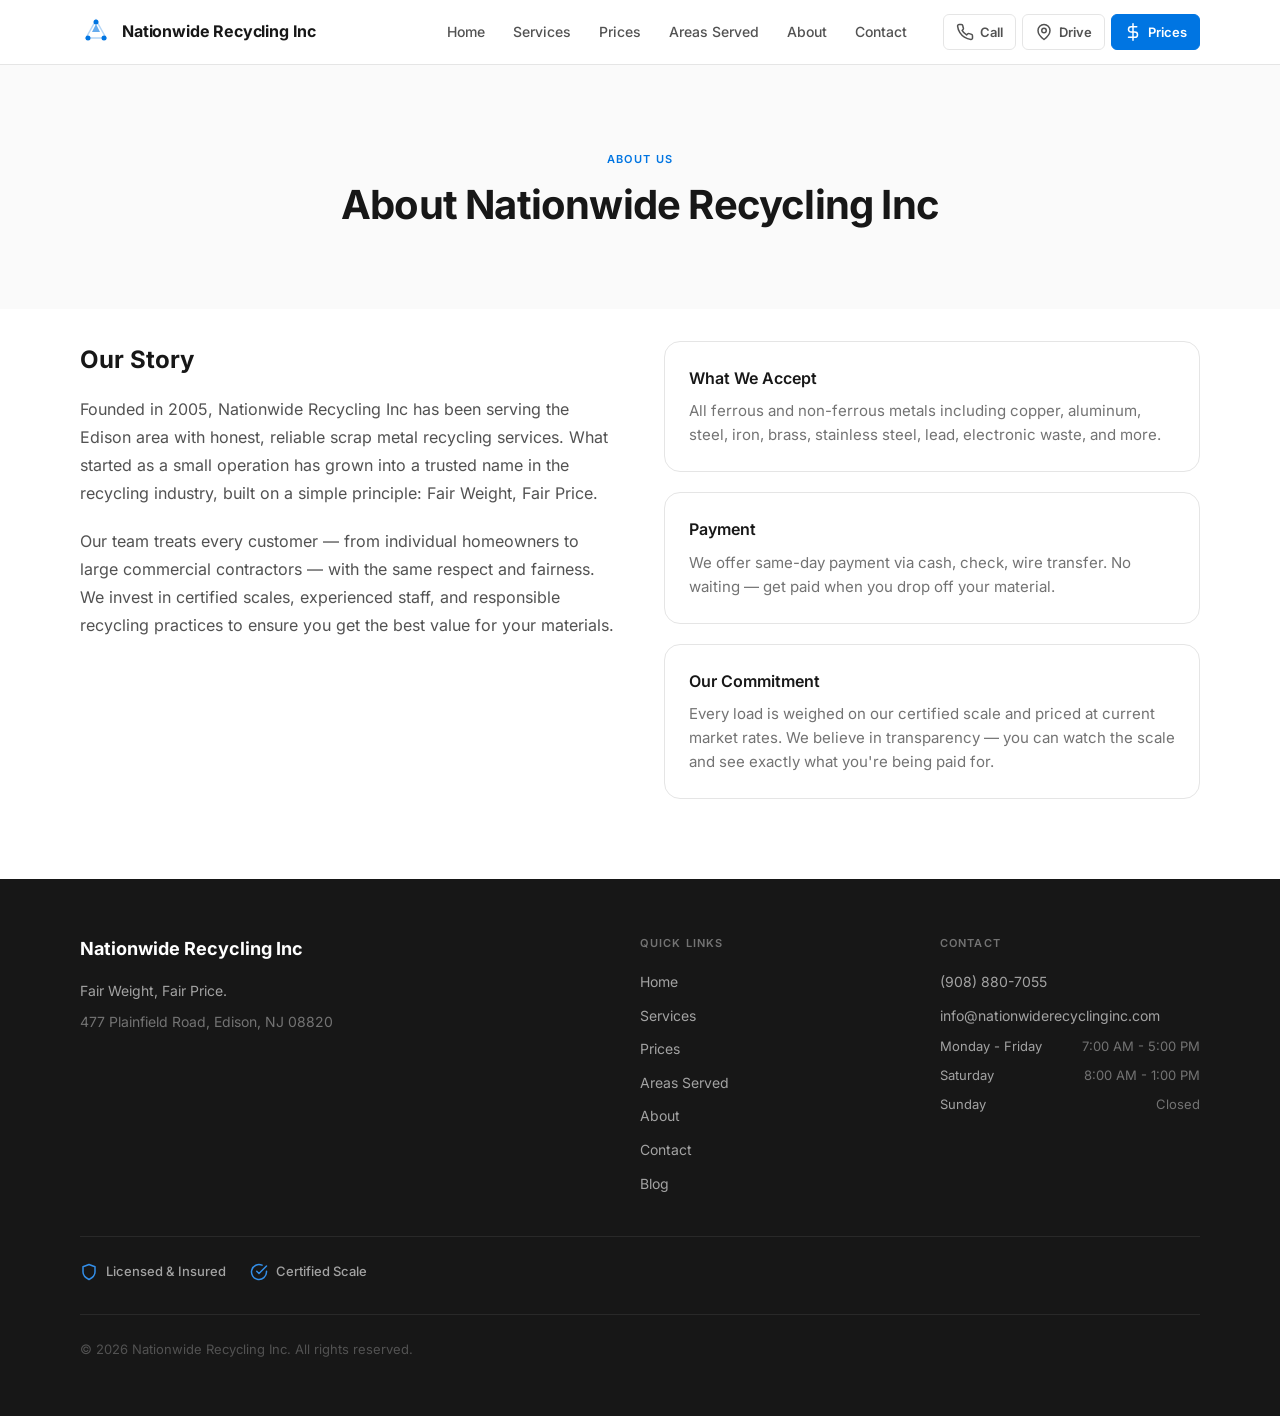
<file: about/index.html>
<!DOCTYPE html><html lang="en"> <head><meta charset="utf-8"><meta name="viewport" content="width=device-width, initial-scale=1"><meta name="generator" content="Astro v6.1.1"><!-- Google Search Console Verification --><!-- Primary SEO --><title>About Us — Nationwide Recycling Inc</title><meta name="description" content="Learn about Nationwide Recycling Inc — serving Edison, NJ since 2005. Fair weight, fair price on all scrap metal."><link rel="canonical" href="https://nationwiderecyclinginc.com/about/"><!-- Open Graph --><meta property="og:type" content="website"><meta property="og:site_name" content="Nationwide Recycling Inc"><meta property="og:title" content="About Us — Nationwide Recycling Inc"><meta property="og:description" content="Learn about Nationwide Recycling Inc — serving Edison, NJ since 2005. Fair weight, fair price on all scrap metal."><meta property="og:url" content="https://nationwiderecyclinginc.com/about/"><meta property="og:image" content="https://nationwiderecyclinginc.com/images/og-default.svg"><meta property="og:image:width" content="1200"><meta property="og:image:height" content="630"><meta property="og:locale" content="en_US"><!-- Twitter Card --><meta name="twitter:card" content="summary_large_image"><meta name="twitter:title" content="About Us — Nationwide Recycling Inc"><meta name="twitter:description" content="Learn about Nationwide Recycling Inc — serving Edison, NJ since 2005. Fair weight, fair price on all scrap metal."><meta name="twitter:image" content="https://nationwiderecyclinginc.com/images/og-default.svg"><!-- Geo Tags --><meta name="geo.placename" content="Edison"><meta name="geo.region" content="US-NJ"><meta name="geo.position" content="40.5209;-74.2675"><meta name="ICBM" content="40.5209, -74.2675"><!-- Favicon --><link rel="icon" type="image/svg+xml" href="/favicon.svg"><link rel="icon" href="/favicon.ico" sizes="any"><link rel="apple-touch-icon" href="/apple-touch-icon.png"><link rel="manifest" href="/site.webmanifest"><!-- JSON-LD: LocalBusiness --><script type="application/ld+json">{"@context":"https://schema.org","@type":"LocalBusiness","name":"Nationwide Recycling Inc","description":"Nationwide Recycling Inc offers the best prices for scrap metal recycling. Fair weight, fair price — every time.","url":"https://nationwiderecyclinginc.com/","telephone":"(908) 880-7055","email":"info@nationwiderecyclinginc.com","image":"https://nationwiderecyclinginc.com/images/og-default.svg","address":{"@type":"PostalAddress","streetAddress":"477 Plainfield Road","addressLocality":"Edison","addressRegion":"NJ","postalCode":"08820","addressCountry":"US"},"openingHoursSpecification":[{"@type":"OpeningHoursSpecification","dayOfWeek":"Monday - Friday","opens":"7:00 AM","closes":"5:00 PM"},{"@type":"OpeningHoursSpecification","dayOfWeek":"Saturday","opens":"8:00 AM","closes":"1:00 PM"}],"geo":{"@type":"GeoCoordinates","latitude":40.5209,"longitude":-74.2675},"foundingDate":"2005","priceRange":"$$","paymentAccepted":"Cash, Check, Wire Transfer","currenciesAccepted":"USD","sameAs":[]}</script><!-- JSON-LD: WebSite --><script type="application/ld+json">{"@context":"https://schema.org","@type":"WebSite","name":"Nationwide Recycling Inc","url":"https://nationwiderecyclinginc.com/"}</script><!-- JSON-LD: BreadcrumbList --><script type="application/ld+json">{"@context":"https://schema.org","@type":"BreadcrumbList","itemListElement":[{"@type":"ListItem","position":1,"name":"Home","item":"https://nationwiderecyclinginc.com/"},{"@type":"ListItem","position":2,"name":"About Us","item":"https://nationwiderecyclinginc.com/about"}]}</script><!-- JSON-LD: Page-specific schemas --><!-- Google Analytics --><link rel="stylesheet" href="/_astro/Footer.SgbrJCW_.css">
<style>.section-title[data-astro-cid-66rg7cch]{margin-bottom:3rem}.section-title--center[data-astro-cid-66rg7cch]{text-align:center;max-width:640px;margin-inline:auto}.eyebrow[data-astro-cid-66rg7cch]{display:inline-block;font-size:.6875rem;font-weight:600;letter-spacing:.12em;text-transform:uppercase;color:var(--color-primary-500);margin-bottom:.75rem}.heading[data-astro-cid-66rg7cch]{font-size:clamp(1.75rem,3.5vw,2.5rem);font-weight:700;color:var(--color-gray-900);line-height:1.2;letter-spacing:-.02em;margin:0 0 1rem}.subheading[data-astro-cid-66rg7cch]{font-size:1.0625rem;color:var(--color-gray-500);line-height:1.65;margin:0}
.page-hero[data-astro-cid-kh7btl4r]{background:var(--color-gray-50);padding-block:var(--spacing-section) 2rem}.about-content[data-astro-cid-kh7btl4r]{padding-block:2rem var(--spacing-section)}.about-grid[data-astro-cid-kh7btl4r]{display:grid;grid-template-columns:1fr;gap:3rem}@media(min-width:768px){.about-grid[data-astro-cid-kh7btl4r]{grid-template-columns:1fr 1fr}}.about-story[data-astro-cid-kh7btl4r] h2[data-astro-cid-kh7btl4r]{font-size:1.5rem;font-weight:700;color:var(--color-gray-900);margin:0 0 1rem}.about-story[data-astro-cid-kh7btl4r] p[data-astro-cid-kh7btl4r]{font-size:1rem;color:var(--color-gray-600);line-height:1.75;margin:0 0 1.25rem}.about-details[data-astro-cid-kh7btl4r]{display:flex;flex-direction:column;gap:1.25rem}.detail-card[data-astro-cid-kh7btl4r]{background:#fff;border:1px solid var(--color-gray-200);border-radius:var(--radius-lg);padding:1.5rem}.detail-card[data-astro-cid-kh7btl4r] h3[data-astro-cid-kh7btl4r]{font-size:1rem;font-weight:600;color:var(--color-gray-900);margin:0 0 .5rem}.detail-card[data-astro-cid-kh7btl4r] p[data-astro-cid-kh7btl4r]{font-size:.9375rem;color:var(--color-gray-500);line-height:1.6;margin:0}
</style></head> <body>  <header class="site-header" role="banner" data-astro-cid-qlfjksao> <div class="container header-inner" data-astro-cid-qlfjksao> <!-- Logo --> <a href="/" class="logo" aria-label="Nationwide Recycling Inc — Home" data-astro-cid-qlfjksao> <svg width="32" height="32" viewBox="0 0 32 32" fill="none" xmlns="http://www.w3.org/2000/svg" aria-hidden="true" data-astro-cid-qlfjksao> <path d="M16 4 L26 22 L6 22 Z" stroke="var(--color-primary-500)" stroke-width="1.5" fill="none" opacity="0.3" data-astro-cid-qlfjksao></path> <path d="M16 8 L12 16 L20 16 Z" fill="var(--color-primary-500)" opacity="0.6" data-astro-cid-qlfjksao></path> <circle cx="16" cy="6" r="2.5" fill="var(--color-primary-500)" data-astro-cid-qlfjksao></circle> <circle cx="24" cy="22" r="2.5" fill="var(--color-primary-500)" data-astro-cid-qlfjksao></circle> <circle cx="8" cy="22" r="2.5" fill="var(--color-primary-500)" data-astro-cid-qlfjksao></circle> </svg> <span class="logo-text" data-astro-cid-qlfjksao> <span class="logo-name" data-astro-cid-qlfjksao>Nationwide Recycling Inc</span> </span> </a> <!-- Desktop nav --> <nav class="desktop-nav" aria-label="Main navigation" data-astro-cid-qlfjksao> <ul role="list" data-astro-cid-qlfjksao> <li data-astro-cid-qlfjksao><a href="/" class="nav-link" data-astro-cid-qlfjksao>Home</a></li><li data-astro-cid-qlfjksao><a href="/services" class="nav-link" data-astro-cid-qlfjksao>Services</a></li><li data-astro-cid-qlfjksao><a href="/prices" class="nav-link" data-astro-cid-qlfjksao>Prices</a></li><li data-astro-cid-qlfjksao><a href="/service-areas" class="nav-link" data-astro-cid-qlfjksao>Areas Served</a></li><li data-astro-cid-qlfjksao><a href="/about" class="nav-link" data-astro-cid-qlfjksao>About</a></li><li data-astro-cid-qlfjksao><a href="/contact" class="nav-link" data-astro-cid-qlfjksao>Contact</a></li> </ul> </nav> <!-- Quick action buttons --> <div class="header-actions" data-astro-cid-qlfjksao> <a href="tel:9088807055" class="action-btn" aria-label="Call us" title="Call us" data-astro-cid-qlfjksao> <svg width="18" height="18" viewBox="0 0 24 24" fill="none" stroke="currentColor" stroke-width="2" stroke-linecap="round" stroke-linejoin="round" aria-hidden="true" data-astro-cid-qlfjksao> <path d="M22 16.92v3a2 2 0 0 1-2.18 2 19.79 19.79 0 0 1-8.63-3.07 19.5 19.5 0 0 1-6-6 19.79 19.79 0 0 1-3.07-8.67A2 2 0 0 1 4.11 2h3a2 2 0 0 1 2 1.72c.127.96.361 1.903.7 2.81a2 2 0 0 1-.45 2.11L8.09 9.91a16 16 0 0 0 6 6l1.27-1.27a2 2 0 0 1 2.11-.45c.907.339 1.85.573 2.81.7A2 2 0 0 1 22 16.92z" data-astro-cid-qlfjksao></path> </svg> <span class="action-label" data-astro-cid-qlfjksao>Call</span> </a> <a href="https://maps.google.com/?q=477+Plainfield+Road+Edison+NJ+08820" target="_blank" rel="noopener noreferrer" class="action-btn" aria-label="Get directions" title="Get directions" data-astro-cid-qlfjksao> <svg width="18" height="18" viewBox="0 0 24 24" fill="none" stroke="currentColor" stroke-width="2" stroke-linecap="round" stroke-linejoin="round" aria-hidden="true" data-astro-cid-qlfjksao> <path d="M20 10c0 6-8 12-8 12s-8-6-8-12a8 8 0 0 1 16 0Z" data-astro-cid-qlfjksao></path><circle cx="12" cy="10" r="3" data-astro-cid-qlfjksao></circle> </svg> <span class="action-label" data-astro-cid-qlfjksao>Drive</span> </a> <a href="/prices" class="action-btn action-btn--primary" aria-label="View prices" title="View prices" data-astro-cid-qlfjksao> <svg width="18" height="18" viewBox="0 0 24 24" fill="none" stroke="currentColor" stroke-width="2" stroke-linecap="round" stroke-linejoin="round" aria-hidden="true" data-astro-cid-qlfjksao> <line x1="12" y1="1" x2="12" y2="23" data-astro-cid-qlfjksao></line><path d="M17 5H9.5a3.5 3.5 0 0 0 0 7h5a3.5 3.5 0 0 1 0 7H6" data-astro-cid-qlfjksao></path> </svg> <span class="action-label" data-astro-cid-qlfjksao>Prices</span> </a> </div> <!-- Mobile toggle (CSS-only via checkbox) --> <label class="mobile-toggle" for="mobile-menu-toggle" aria-label="Toggle navigation" data-astro-cid-qlfjksao> <span data-astro-cid-qlfjksao></span> <span data-astro-cid-qlfjksao></span> <span data-astro-cid-qlfjksao></span> </label> </div> <!-- Mobile nav --> <input type="checkbox" id="mobile-menu-toggle" class="mobile-toggle-input" aria-hidden="true" data-astro-cid-qlfjksao> <nav class="mobile-nav" aria-label="Mobile navigation" data-astro-cid-qlfjksao> <ul role="list" data-astro-cid-qlfjksao> <li data-astro-cid-qlfjksao><a href="/" class="mobile-nav-link" data-astro-cid-qlfjksao>Home</a></li><li data-astro-cid-qlfjksao><a href="/services" class="mobile-nav-link" data-astro-cid-qlfjksao>Services</a></li><li data-astro-cid-qlfjksao><a href="/prices" class="mobile-nav-link" data-astro-cid-qlfjksao>Prices</a></li><li data-astro-cid-qlfjksao><a href="/service-areas" class="mobile-nav-link" data-astro-cid-qlfjksao>Areas Served</a></li><li data-astro-cid-qlfjksao><a href="/about" class="mobile-nav-link" data-astro-cid-qlfjksao>About</a></li><li data-astro-cid-qlfjksao><a href="/contact" class="mobile-nav-link" data-astro-cid-qlfjksao>Contact</a></li> <li data-astro-cid-qlfjksao> <a href="tel:9088807055" class="mobile-nav-cta" data-astro-cid-qlfjksao>
Call (908) 880-7055 </a> </li> <li data-astro-cid-qlfjksao> <a href="https://maps.google.com/?q=477+Plainfield+Road+Edison+NJ+08820" target="_blank" rel="noopener noreferrer" class="mobile-nav-link" data-astro-cid-qlfjksao>
Get Directions
</a> </li> </ul> </nav> </header> <main data-astro-cid-kh7btl4r> <div class="page-hero" data-astro-cid-kh7btl4r> <div class="container" data-astro-cid-kh7btl4r> <div class="section-title section-title--center" data-astro-cid-66rg7cch> <span class="eyebrow" data-astro-cid-66rg7cch>About Us</span> <h1 class="heading" data-astro-cid-66rg7cch>About Nationwide Recycling Inc</h1>  </div> </div> </div> <div class="container about-content" data-astro-cid-kh7btl4r> <div class="about-grid" data-astro-cid-kh7btl4r> <div class="about-story" data-astro-cid-kh7btl4r> <h2 data-astro-cid-kh7btl4r>Our Story</h2> <p data-astro-cid-kh7btl4r>
Founded in 2005, Nationwide Recycling Inc has been serving the
Edison area with honest, reliable scrap metal recycling services.
            What started as a small operation has grown into a trusted name in the recycling industry,
            built on a simple principle: Fair Weight, Fair Price. </p> <p data-astro-cid-kh7btl4r>
Our team treats every customer — from individual homeowners to large commercial contractors —
            with the same respect and fairness. We invest in certified scales, experienced staff, and
            responsible recycling practices to ensure you get the best value for your materials.
</p> </div> <div class="about-details" data-astro-cid-kh7btl4r> <div class="detail-card" data-astro-cid-kh7btl4r> <h3 data-astro-cid-kh7btl4r>What We Accept</h3> <p data-astro-cid-kh7btl4r>All ferrous and non-ferrous metals including copper, aluminum, steel, iron, brass, stainless steel, lead, electronic waste, and more.</p> </div> <div class="detail-card" data-astro-cid-kh7btl4r> <h3 data-astro-cid-kh7btl4r>Payment</h3> <p data-astro-cid-kh7btl4r>We offer same-day payment via cash, check, wire transfer. No waiting — get paid when you drop off your material.</p> </div> <div class="detail-card" data-astro-cid-kh7btl4r> <h3 data-astro-cid-kh7btl4r>Our Commitment</h3> <p data-astro-cid-kh7btl4r>Every load is weighed on our certified scale and priced at current market rates. We believe in transparency — you can watch the scale and see exactly what you're being paid for.</p> </div> </div> </div> </div> </main> <footer role="contentinfo" class="site-footer" data-astro-cid-35ed7um5> <div class="container" data-astro-cid-35ed7um5> <div class="footer-grid" data-astro-cid-35ed7um5> <!-- Brand column --> <div class="footer-brand" data-astro-cid-35ed7um5> <a href="/" class="footer-logo" aria-label="Nationwide Recycling Inc — Home" data-astro-cid-35ed7um5> <span class="footer-logo-name" data-astro-cid-35ed7um5>Nationwide Recycling Inc</span> </a> <p class="footer-tagline" data-astro-cid-35ed7um5>Fair Weight, Fair Price.</p> <p class="footer-address" data-astro-cid-35ed7um5>477 Plainfield Road, Edison, NJ 08820</p> </div> <!-- Quick links --> <div class="footer-col" data-astro-cid-35ed7um5> <h3 class="footer-heading" data-astro-cid-35ed7um5>Quick Links</h3> <ul role="list" class="footer-links" data-astro-cid-35ed7um5> <li data-astro-cid-35ed7um5><a href="/" class="footer-link" data-astro-cid-35ed7um5>Home</a></li><li data-astro-cid-35ed7um5><a href="/services" class="footer-link" data-astro-cid-35ed7um5>Services</a></li><li data-astro-cid-35ed7um5><a href="/prices" class="footer-link" data-astro-cid-35ed7um5>Prices</a></li><li data-astro-cid-35ed7um5><a href="/service-areas" class="footer-link" data-astro-cid-35ed7um5>Areas Served</a></li><li data-astro-cid-35ed7um5><a href="/about" class="footer-link" data-astro-cid-35ed7um5>About</a></li><li data-astro-cid-35ed7um5><a href="/contact" class="footer-link" data-astro-cid-35ed7um5>Contact</a></li><li data-astro-cid-35ed7um5><a href="/blog" class="footer-link" data-astro-cid-35ed7um5>Blog</a></li> </ul> </div> <!-- Contact info --> <div class="footer-col" data-astro-cid-35ed7um5> <h3 class="footer-heading" data-astro-cid-35ed7um5>Contact</h3> <ul role="list" class="footer-links" data-astro-cid-35ed7um5> <li data-astro-cid-35ed7um5> <a href="tel:9088807055" class="footer-link" data-astro-cid-35ed7um5> (908) 880-7055 </a> </li> <li data-astro-cid-35ed7um5> <a href="mailto:info@nationwiderecyclinginc.com" class="footer-link" data-astro-cid-35ed7um5> info@nationwiderecyclinginc.com </a> </li> <li class="footer-hours" data-astro-cid-35ed7um5> <span class="hours-days" data-astro-cid-35ed7um5>Monday - Friday</span> <span class="hours-time" data-astro-cid-35ed7um5>7:00 AM - 5:00 PM</span> </li><li class="footer-hours" data-astro-cid-35ed7um5> <span class="hours-days" data-astro-cid-35ed7um5>Saturday</span> <span class="hours-time" data-astro-cid-35ed7um5>8:00 AM - 1:00 PM</span> </li><li class="footer-hours" data-astro-cid-35ed7um5> <span class="hours-days" data-astro-cid-35ed7um5>Sunday</span> <span class="hours-time" data-astro-cid-35ed7um5>Closed</span> </li> </ul> </div> </div> <!-- Trust badges --> <div class="footer-badges" data-astro-cid-35ed7um5> <div class="trust-badge" data-astro-cid-35ed7um5> <svg width="18" height="18" viewBox="0 0 24 24" fill="none" stroke="currentColor" stroke-width="2" stroke-linecap="round" stroke-linejoin="round" aria-hidden="true" data-astro-cid-35ed7um5> <path d="M12 22s8-4 8-10V5l-8-3-8 3v7c0 6 8 10 8 10z" data-astro-cid-35ed7um5></path> </svg>   <span data-astro-cid-35ed7um5>Licensed &amp; Insured</span> </div><div class="trust-badge" data-astro-cid-35ed7um5>  <svg width="18" height="18" viewBox="0 0 24 24" fill="none" stroke="currentColor" stroke-width="2" stroke-linecap="round" stroke-linejoin="round" aria-hidden="true" data-astro-cid-35ed7um5> <path d="M22 11.08V12a10 10 0 1 1-5.93-9.14" data-astro-cid-35ed7um5></path><polyline points="22 4 12 14.01 9 11.01" data-astro-cid-35ed7um5></polyline> </svg>  <span data-astro-cid-35ed7um5>Certified Scale</span> </div> </div> <!-- Bottom bar --> <div class="footer-bottom" data-astro-cid-35ed7um5> <p class="footer-copy" data-astro-cid-35ed7um5>
&copy; 2026 Nationwide Recycling Inc. All rights reserved.
</p> </div> </div> </footer>  </body></html>
</file>
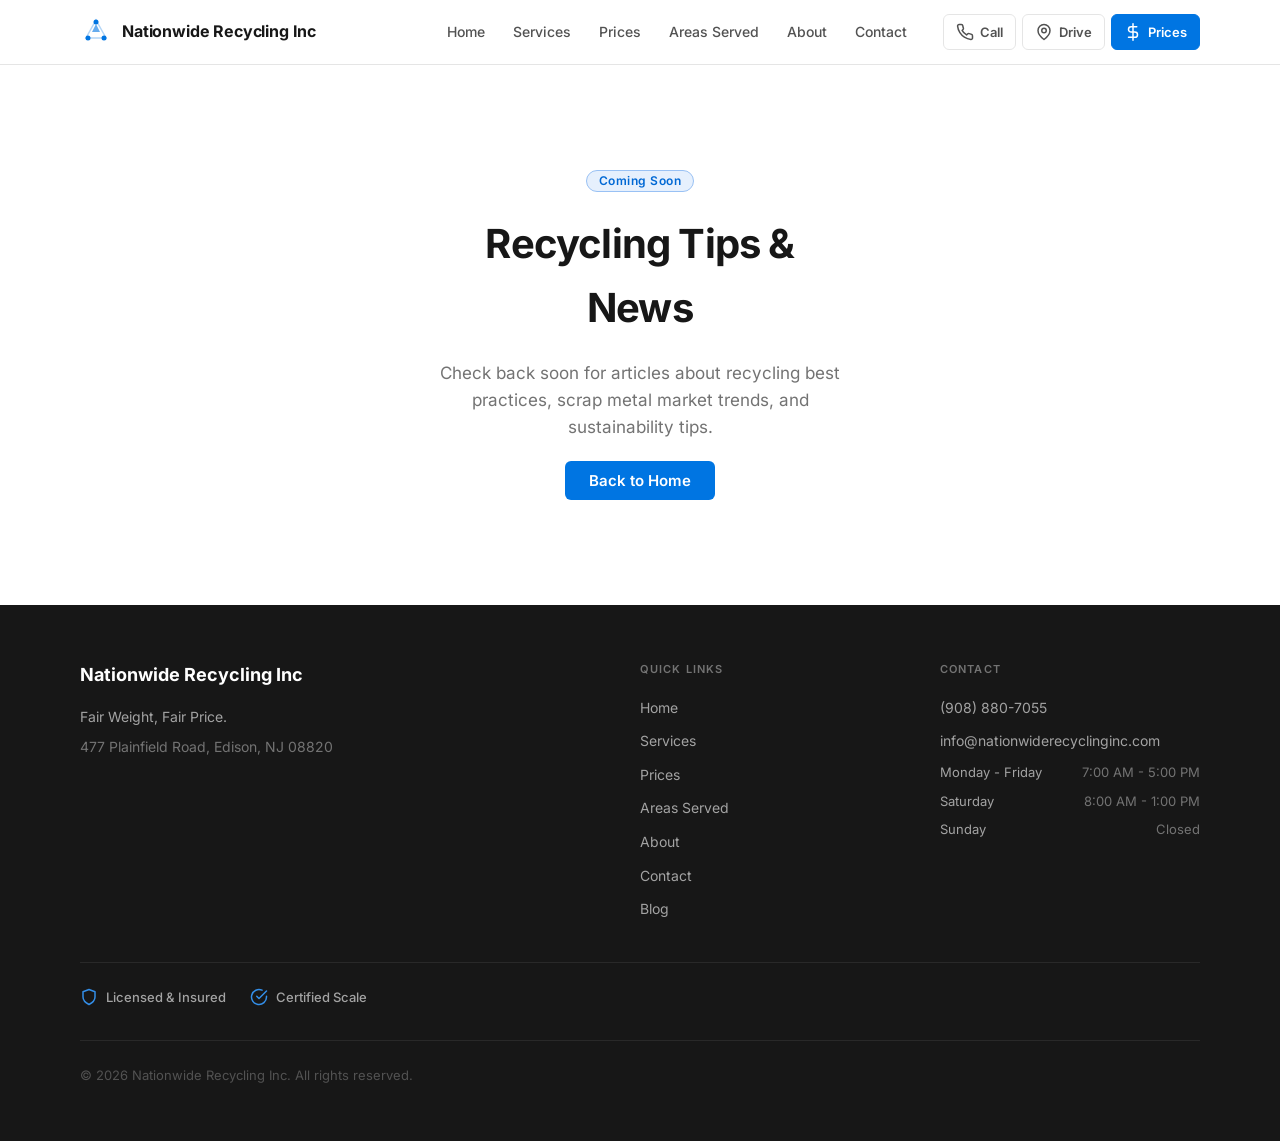
<file: blog/index.html>
<!DOCTYPE html><html lang="en"> <head><meta charset="utf-8"><meta name="viewport" content="width=device-width, initial-scale=1"><meta name="generator" content="Astro v6.1.1"><!-- Google Search Console Verification --><!-- Primary SEO --><title>Blog — Nationwide Recycling Inc</title><meta name="description" content="Recycling tips, scrap metal market news, and sustainability articles from Nationwide Recycling Inc."><link rel="canonical" href="https://nationwiderecyclinginc.com/blog/"><!-- Open Graph --><meta property="og:type" content="website"><meta property="og:site_name" content="Nationwide Recycling Inc"><meta property="og:title" content="Blog — Nationwide Recycling Inc"><meta property="og:description" content="Recycling tips, scrap metal market news, and sustainability articles from Nationwide Recycling Inc."><meta property="og:url" content="https://nationwiderecyclinginc.com/blog/"><meta property="og:image" content="https://nationwiderecyclinginc.com/images/og-default.svg"><meta property="og:image:width" content="1200"><meta property="og:image:height" content="630"><meta property="og:locale" content="en_US"><!-- Twitter Card --><meta name="twitter:card" content="summary_large_image"><meta name="twitter:title" content="Blog — Nationwide Recycling Inc"><meta name="twitter:description" content="Recycling tips, scrap metal market news, and sustainability articles from Nationwide Recycling Inc."><meta name="twitter:image" content="https://nationwiderecyclinginc.com/images/og-default.svg"><!-- Geo Tags --><meta name="geo.placename" content="Edison"><meta name="geo.region" content="US-NJ"><meta name="geo.position" content="40.5209;-74.2675"><meta name="ICBM" content="40.5209, -74.2675"><!-- Favicon --><link rel="icon" type="image/svg+xml" href="/favicon.svg"><link rel="icon" href="/favicon.ico" sizes="any"><link rel="apple-touch-icon" href="/apple-touch-icon.png"><link rel="manifest" href="/site.webmanifest"><!-- JSON-LD: LocalBusiness --><script type="application/ld+json">{"@context":"https://schema.org","@type":"LocalBusiness","name":"Nationwide Recycling Inc","description":"Nationwide Recycling Inc offers the best prices for scrap metal recycling. Fair weight, fair price — every time.","url":"https://nationwiderecyclinginc.com/","telephone":"(908) 880-7055","email":"info@nationwiderecyclinginc.com","image":"https://nationwiderecyclinginc.com/images/og-default.svg","address":{"@type":"PostalAddress","streetAddress":"477 Plainfield Road","addressLocality":"Edison","addressRegion":"NJ","postalCode":"08820","addressCountry":"US"},"openingHoursSpecification":[{"@type":"OpeningHoursSpecification","dayOfWeek":"Monday - Friday","opens":"7:00 AM","closes":"5:00 PM"},{"@type":"OpeningHoursSpecification","dayOfWeek":"Saturday","opens":"8:00 AM","closes":"1:00 PM"}],"geo":{"@type":"GeoCoordinates","latitude":40.5209,"longitude":-74.2675},"foundingDate":"2005","priceRange":"$$","paymentAccepted":"Cash, Check, Wire Transfer","currenciesAccepted":"USD","sameAs":[]}</script><!-- JSON-LD: WebSite --><script type="application/ld+json">{"@context":"https://schema.org","@type":"WebSite","name":"Nationwide Recycling Inc","url":"https://nationwiderecyclinginc.com/"}</script><!-- JSON-LD: BreadcrumbList --><!-- JSON-LD: Page-specific schemas --><!-- Google Analytics --><link rel="stylesheet" href="/_astro/Footer.SgbrJCW_.css">
<style>.badge[data-astro-cid-35zd7xm4]{display:inline-flex;align-items:center;padding:.25rem .75rem;font-size:.75rem;font-weight:600;letter-spacing:.04em;border-radius:9999px;line-height:1}.badge--default[data-astro-cid-35zd7xm4]{background:var(--color-gray-100);color:var(--color-gray-600)}.badge--accent[data-astro-cid-35zd7xm4]{background:var(--color-primary-50);color:var(--color-primary-600);border:1px solid var(--color-primary-200)}.badge--outline[data-astro-cid-35zd7xm4]{background:transparent;color:var(--color-gray-500);border:1px solid var(--color-gray-300)}
.btn[data-astro-cid-6ygtcg62]{display:inline-flex;align-items:center;justify-content:center;gap:.5rem;font-family:var(--font-sans);font-weight:600;text-decoration:none;border:none;cursor:pointer;border-radius:var(--radius-sm);transition:background .15s ease,color .15s ease,box-shadow .15s ease,border-color .15s ease;white-space:nowrap;line-height:1}.btn--sm[data-astro-cid-6ygtcg62]{padding:.5rem 1rem;font-size:.8125rem}.btn--md[data-astro-cid-6ygtcg62]{padding:.75rem 1.5rem;font-size:.9375rem}.btn--lg[data-astro-cid-6ygtcg62]{padding:1rem 2rem;font-size:1rem}.btn--primary[data-astro-cid-6ygtcg62]{background:var(--color-primary-500);color:#fff}.btn--primary[data-astro-cid-6ygtcg62]:hover{background:var(--color-primary-600);box-shadow:0 0 24px #0075e24d}.btn--secondary[data-astro-cid-6ygtcg62]{background:transparent;color:var(--color-gray-700);border:1px solid var(--color-gray-300)}.btn--secondary[data-astro-cid-6ygtcg62]:hover{border-color:var(--color-primary-300);color:var(--color-primary-600);background:var(--color-primary-50)}.btn--ghost[data-astro-cid-6ygtcg62]{background:transparent;color:var(--color-primary-500);padding-inline:0}.btn--ghost[data-astro-cid-6ygtcg62]:hover{color:var(--color-primary-700)}
.blog-placeholder[data-astro-cid-ijnerlr2]{min-height:60vh;display:flex;align-items:center;justify-content:center;text-align:center}.blog-placeholder[data-astro-cid-ijnerlr2] .container[data-astro-cid-ijnerlr2]{display:flex;flex-direction:column;align-items:center;gap:1.25rem;max-width:480px}.blog-placeholder[data-astro-cid-ijnerlr2] h1[data-astro-cid-ijnerlr2]{font-size:clamp(1.75rem,4vw,2.5rem);font-weight:700;color:var(--color-gray-900);margin:0;letter-spacing:-.02em}.blog-placeholder[data-astro-cid-ijnerlr2] p[data-astro-cid-ijnerlr2]{font-size:1.0625rem;color:var(--color-gray-500);line-height:1.6;margin:0}
</style></head> <body>  <header class="site-header" role="banner" data-astro-cid-qlfjksao> <div class="container header-inner" data-astro-cid-qlfjksao> <!-- Logo --> <a href="/" class="logo" aria-label="Nationwide Recycling Inc — Home" data-astro-cid-qlfjksao> <svg width="32" height="32" viewBox="0 0 32 32" fill="none" xmlns="http://www.w3.org/2000/svg" aria-hidden="true" data-astro-cid-qlfjksao> <path d="M16 4 L26 22 L6 22 Z" stroke="var(--color-primary-500)" stroke-width="1.5" fill="none" opacity="0.3" data-astro-cid-qlfjksao></path> <path d="M16 8 L12 16 L20 16 Z" fill="var(--color-primary-500)" opacity="0.6" data-astro-cid-qlfjksao></path> <circle cx="16" cy="6" r="2.5" fill="var(--color-primary-500)" data-astro-cid-qlfjksao></circle> <circle cx="24" cy="22" r="2.5" fill="var(--color-primary-500)" data-astro-cid-qlfjksao></circle> <circle cx="8" cy="22" r="2.5" fill="var(--color-primary-500)" data-astro-cid-qlfjksao></circle> </svg> <span class="logo-text" data-astro-cid-qlfjksao> <span class="logo-name" data-astro-cid-qlfjksao>Nationwide Recycling Inc</span> </span> </a> <!-- Desktop nav --> <nav class="desktop-nav" aria-label="Main navigation" data-astro-cid-qlfjksao> <ul role="list" data-astro-cid-qlfjksao> <li data-astro-cid-qlfjksao><a href="/" class="nav-link" data-astro-cid-qlfjksao>Home</a></li><li data-astro-cid-qlfjksao><a href="/services" class="nav-link" data-astro-cid-qlfjksao>Services</a></li><li data-astro-cid-qlfjksao><a href="/prices" class="nav-link" data-astro-cid-qlfjksao>Prices</a></li><li data-astro-cid-qlfjksao><a href="/service-areas" class="nav-link" data-astro-cid-qlfjksao>Areas Served</a></li><li data-astro-cid-qlfjksao><a href="/about" class="nav-link" data-astro-cid-qlfjksao>About</a></li><li data-astro-cid-qlfjksao><a href="/contact" class="nav-link" data-astro-cid-qlfjksao>Contact</a></li> </ul> </nav> <!-- Quick action buttons --> <div class="header-actions" data-astro-cid-qlfjksao> <a href="tel:9088807055" class="action-btn" aria-label="Call us" title="Call us" data-astro-cid-qlfjksao> <svg width="18" height="18" viewBox="0 0 24 24" fill="none" stroke="currentColor" stroke-width="2" stroke-linecap="round" stroke-linejoin="round" aria-hidden="true" data-astro-cid-qlfjksao> <path d="M22 16.92v3a2 2 0 0 1-2.18 2 19.79 19.79 0 0 1-8.63-3.07 19.5 19.5 0 0 1-6-6 19.79 19.79 0 0 1-3.07-8.67A2 2 0 0 1 4.11 2h3a2 2 0 0 1 2 1.72c.127.96.361 1.903.7 2.81a2 2 0 0 1-.45 2.11L8.09 9.91a16 16 0 0 0 6 6l1.27-1.27a2 2 0 0 1 2.11-.45c.907.339 1.85.573 2.81.7A2 2 0 0 1 22 16.92z" data-astro-cid-qlfjksao></path> </svg> <span class="action-label" data-astro-cid-qlfjksao>Call</span> </a> <a href="https://maps.google.com/?q=477+Plainfield+Road+Edison+NJ+08820" target="_blank" rel="noopener noreferrer" class="action-btn" aria-label="Get directions" title="Get directions" data-astro-cid-qlfjksao> <svg width="18" height="18" viewBox="0 0 24 24" fill="none" stroke="currentColor" stroke-width="2" stroke-linecap="round" stroke-linejoin="round" aria-hidden="true" data-astro-cid-qlfjksao> <path d="M20 10c0 6-8 12-8 12s-8-6-8-12a8 8 0 0 1 16 0Z" data-astro-cid-qlfjksao></path><circle cx="12" cy="10" r="3" data-astro-cid-qlfjksao></circle> </svg> <span class="action-label" data-astro-cid-qlfjksao>Drive</span> </a> <a href="/prices" class="action-btn action-btn--primary" aria-label="View prices" title="View prices" data-astro-cid-qlfjksao> <svg width="18" height="18" viewBox="0 0 24 24" fill="none" stroke="currentColor" stroke-width="2" stroke-linecap="round" stroke-linejoin="round" aria-hidden="true" data-astro-cid-qlfjksao> <line x1="12" y1="1" x2="12" y2="23" data-astro-cid-qlfjksao></line><path d="M17 5H9.5a3.5 3.5 0 0 0 0 7h5a3.5 3.5 0 0 1 0 7H6" data-astro-cid-qlfjksao></path> </svg> <span class="action-label" data-astro-cid-qlfjksao>Prices</span> </a> </div> <!-- Mobile toggle (CSS-only via checkbox) --> <label class="mobile-toggle" for="mobile-menu-toggle" aria-label="Toggle navigation" data-astro-cid-qlfjksao> <span data-astro-cid-qlfjksao></span> <span data-astro-cid-qlfjksao></span> <span data-astro-cid-qlfjksao></span> </label> </div> <!-- Mobile nav --> <input type="checkbox" id="mobile-menu-toggle" class="mobile-toggle-input" aria-hidden="true" data-astro-cid-qlfjksao> <nav class="mobile-nav" aria-label="Mobile navigation" data-astro-cid-qlfjksao> <ul role="list" data-astro-cid-qlfjksao> <li data-astro-cid-qlfjksao><a href="/" class="mobile-nav-link" data-astro-cid-qlfjksao>Home</a></li><li data-astro-cid-qlfjksao><a href="/services" class="mobile-nav-link" data-astro-cid-qlfjksao>Services</a></li><li data-astro-cid-qlfjksao><a href="/prices" class="mobile-nav-link" data-astro-cid-qlfjksao>Prices</a></li><li data-astro-cid-qlfjksao><a href="/service-areas" class="mobile-nav-link" data-astro-cid-qlfjksao>Areas Served</a></li><li data-astro-cid-qlfjksao><a href="/about" class="mobile-nav-link" data-astro-cid-qlfjksao>About</a></li><li data-astro-cid-qlfjksao><a href="/contact" class="mobile-nav-link" data-astro-cid-qlfjksao>Contact</a></li> <li data-astro-cid-qlfjksao> <a href="tel:9088807055" class="mobile-nav-cta" data-astro-cid-qlfjksao>
Call (908) 880-7055 </a> </li> <li data-astro-cid-qlfjksao> <a href="https://maps.google.com/?q=477+Plainfield+Road+Edison+NJ+08820" target="_blank" rel="noopener noreferrer" class="mobile-nav-link" data-astro-cid-qlfjksao>
Get Directions
</a> </li> </ul> </nav> </header> <main data-astro-cid-ijnerlr2> <div class="blog-placeholder" data-astro-cid-ijnerlr2> <div class="container" data-astro-cid-ijnerlr2> <span class="badge badge--accent" data-astro-cid-35zd7xm4> Coming Soon </span> <h1 data-astro-cid-ijnerlr2>Recycling Tips & News</h1> <p data-astro-cid-ijnerlr2>
Check back soon for articles about recycling best practices,
          scrap metal market trends, and sustainability tips.
</p> <a href="/" class="btn btn--primary btn--md" data-astro-cid-ijnerlr2="true" data-astro-cid-6ygtcg62>Back to Home</a> </div> </div> </main> <footer role="contentinfo" class="site-footer" data-astro-cid-35ed7um5> <div class="container" data-astro-cid-35ed7um5> <div class="footer-grid" data-astro-cid-35ed7um5> <!-- Brand column --> <div class="footer-brand" data-astro-cid-35ed7um5> <a href="/" class="footer-logo" aria-label="Nationwide Recycling Inc — Home" data-astro-cid-35ed7um5> <span class="footer-logo-name" data-astro-cid-35ed7um5>Nationwide Recycling Inc</span> </a> <p class="footer-tagline" data-astro-cid-35ed7um5>Fair Weight, Fair Price.</p> <p class="footer-address" data-astro-cid-35ed7um5>477 Plainfield Road, Edison, NJ 08820</p> </div> <!-- Quick links --> <div class="footer-col" data-astro-cid-35ed7um5> <h3 class="footer-heading" data-astro-cid-35ed7um5>Quick Links</h3> <ul role="list" class="footer-links" data-astro-cid-35ed7um5> <li data-astro-cid-35ed7um5><a href="/" class="footer-link" data-astro-cid-35ed7um5>Home</a></li><li data-astro-cid-35ed7um5><a href="/services" class="footer-link" data-astro-cid-35ed7um5>Services</a></li><li data-astro-cid-35ed7um5><a href="/prices" class="footer-link" data-astro-cid-35ed7um5>Prices</a></li><li data-astro-cid-35ed7um5><a href="/service-areas" class="footer-link" data-astro-cid-35ed7um5>Areas Served</a></li><li data-astro-cid-35ed7um5><a href="/about" class="footer-link" data-astro-cid-35ed7um5>About</a></li><li data-astro-cid-35ed7um5><a href="/contact" class="footer-link" data-astro-cid-35ed7um5>Contact</a></li><li data-astro-cid-35ed7um5><a href="/blog" class="footer-link" data-astro-cid-35ed7um5>Blog</a></li> </ul> </div> <!-- Contact info --> <div class="footer-col" data-astro-cid-35ed7um5> <h3 class="footer-heading" data-astro-cid-35ed7um5>Contact</h3> <ul role="list" class="footer-links" data-astro-cid-35ed7um5> <li data-astro-cid-35ed7um5> <a href="tel:9088807055" class="footer-link" data-astro-cid-35ed7um5> (908) 880-7055 </a> </li> <li data-astro-cid-35ed7um5> <a href="mailto:info@nationwiderecyclinginc.com" class="footer-link" data-astro-cid-35ed7um5> info@nationwiderecyclinginc.com </a> </li> <li class="footer-hours" data-astro-cid-35ed7um5> <span class="hours-days" data-astro-cid-35ed7um5>Monday - Friday</span> <span class="hours-time" data-astro-cid-35ed7um5>7:00 AM - 5:00 PM</span> </li><li class="footer-hours" data-astro-cid-35ed7um5> <span class="hours-days" data-astro-cid-35ed7um5>Saturday</span> <span class="hours-time" data-astro-cid-35ed7um5>8:00 AM - 1:00 PM</span> </li><li class="footer-hours" data-astro-cid-35ed7um5> <span class="hours-days" data-astro-cid-35ed7um5>Sunday</span> <span class="hours-time" data-astro-cid-35ed7um5>Closed</span> </li> </ul> </div> </div> <!-- Trust badges --> <div class="footer-badges" data-astro-cid-35ed7um5> <div class="trust-badge" data-astro-cid-35ed7um5> <svg width="18" height="18" viewBox="0 0 24 24" fill="none" stroke="currentColor" stroke-width="2" stroke-linecap="round" stroke-linejoin="round" aria-hidden="true" data-astro-cid-35ed7um5> <path d="M12 22s8-4 8-10V5l-8-3-8 3v7c0 6 8 10 8 10z" data-astro-cid-35ed7um5></path> </svg>   <span data-astro-cid-35ed7um5>Licensed &amp; Insured</span> </div><div class="trust-badge" data-astro-cid-35ed7um5>  <svg width="18" height="18" viewBox="0 0 24 24" fill="none" stroke="currentColor" stroke-width="2" stroke-linecap="round" stroke-linejoin="round" aria-hidden="true" data-astro-cid-35ed7um5> <path d="M22 11.08V12a10 10 0 1 1-5.93-9.14" data-astro-cid-35ed7um5></path><polyline points="22 4 12 14.01 9 11.01" data-astro-cid-35ed7um5></polyline> </svg>  <span data-astro-cid-35ed7um5>Certified Scale</span> </div> </div> <!-- Bottom bar --> <div class="footer-bottom" data-astro-cid-35ed7um5> <p class="footer-copy" data-astro-cid-35ed7um5>
&copy; 2026 Nationwide Recycling Inc. All rights reserved.
</p> </div> </div> </footer>  </body></html>
</file>
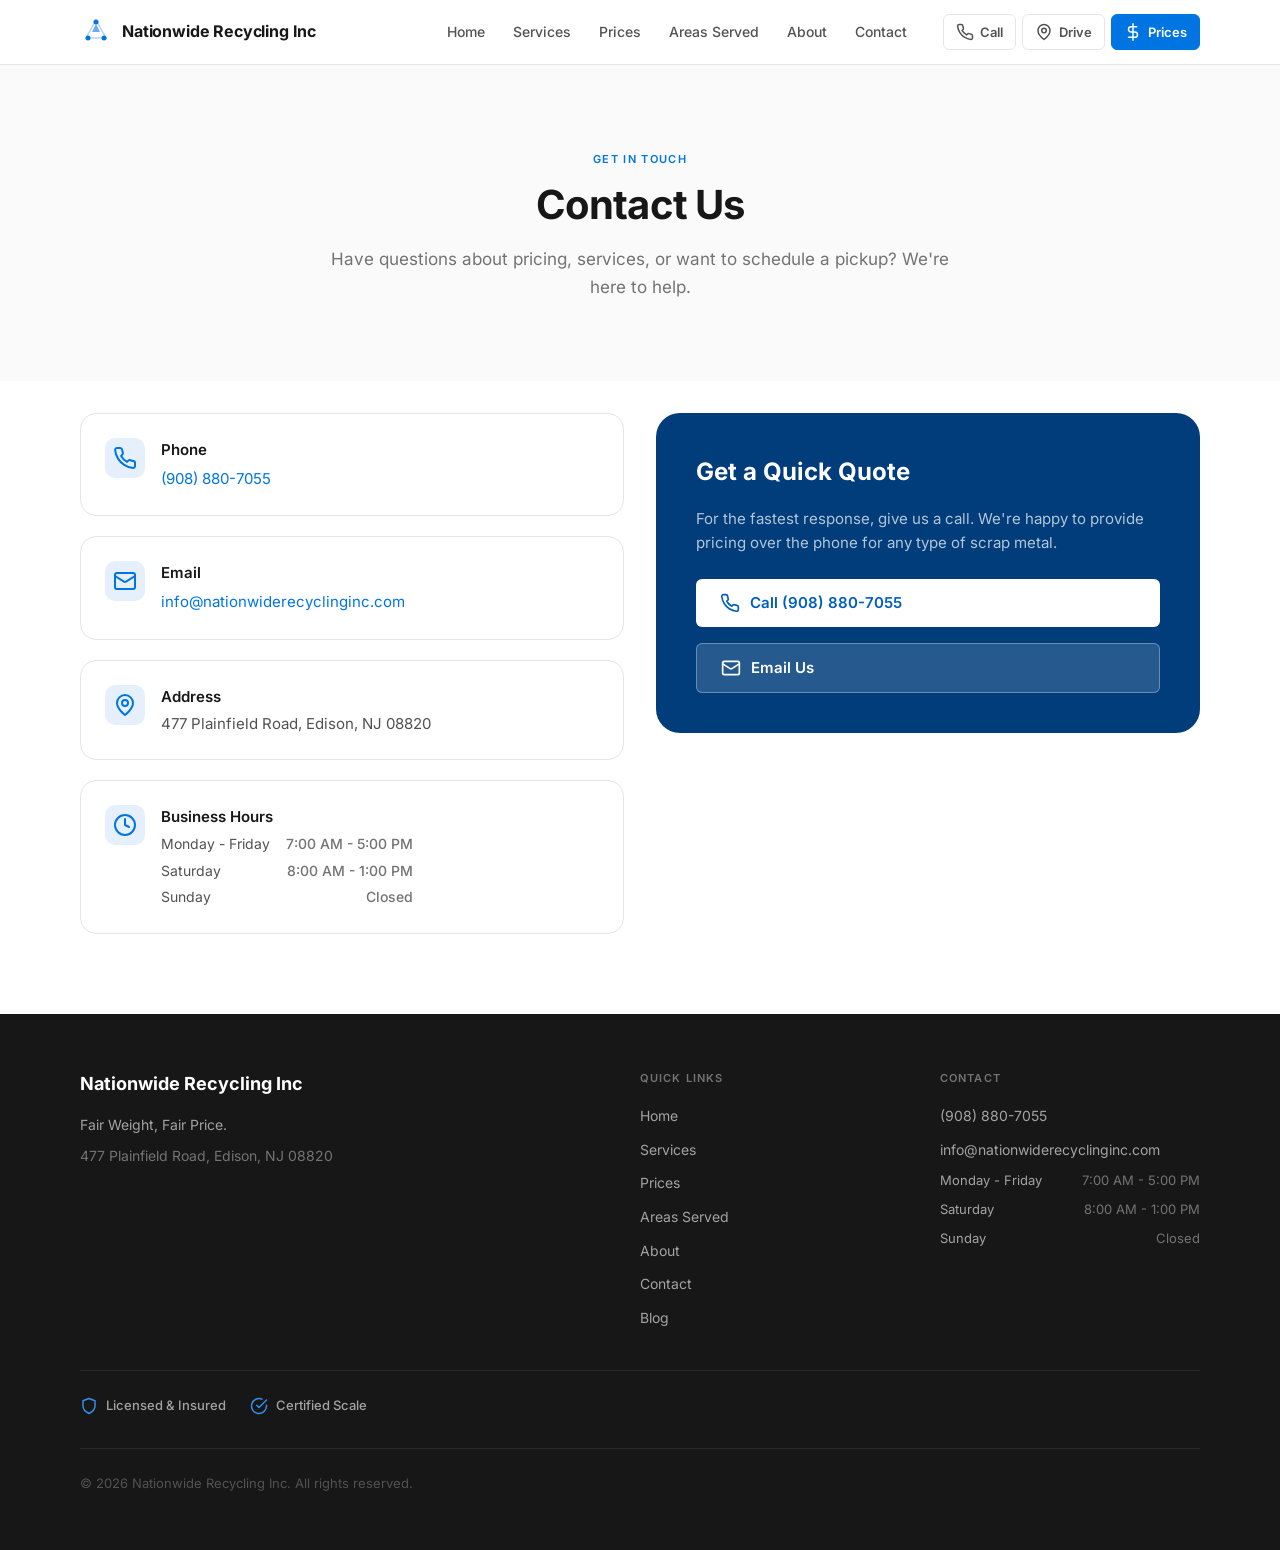
<file: contact/index.html>
<!DOCTYPE html><html lang="en"> <head><meta charset="utf-8"><meta name="viewport" content="width=device-width, initial-scale=1"><meta name="generator" content="Astro v6.1.1"><!-- Google Search Console Verification --><!-- Primary SEO --><title>Contact Us — Nationwide Recycling Inc</title><meta name="description" content="Contact Nationwide Recycling Inc in Edison, NJ. Call (908) 880-7055, email, or visit us for scrap metal recycling, container service &#38; demolition cleanup."><link rel="canonical" href="https://nationwiderecyclinginc.com/contact/"><!-- Open Graph --><meta property="og:type" content="website"><meta property="og:site_name" content="Nationwide Recycling Inc"><meta property="og:title" content="Contact Us — Nationwide Recycling Inc"><meta property="og:description" content="Contact Nationwide Recycling Inc in Edison, NJ. Call (908) 880-7055, email, or visit us for scrap metal recycling, container service &#38; demolition cleanup."><meta property="og:url" content="https://nationwiderecyclinginc.com/contact/"><meta property="og:image" content="https://nationwiderecyclinginc.com/images/og-default.svg"><meta property="og:image:width" content="1200"><meta property="og:image:height" content="630"><meta property="og:locale" content="en_US"><!-- Twitter Card --><meta name="twitter:card" content="summary_large_image"><meta name="twitter:title" content="Contact Us — Nationwide Recycling Inc"><meta name="twitter:description" content="Contact Nationwide Recycling Inc in Edison, NJ. Call (908) 880-7055, email, or visit us for scrap metal recycling, container service &#38; demolition cleanup."><meta name="twitter:image" content="https://nationwiderecyclinginc.com/images/og-default.svg"><!-- Geo Tags --><meta name="geo.placename" content="Edison"><meta name="geo.region" content="US-NJ"><meta name="geo.position" content="40.5209;-74.2675"><meta name="ICBM" content="40.5209, -74.2675"><!-- Favicon --><link rel="icon" type="image/svg+xml" href="/favicon.svg"><link rel="icon" href="/favicon.ico" sizes="any"><link rel="apple-touch-icon" href="/apple-touch-icon.png"><link rel="manifest" href="/site.webmanifest"><!-- JSON-LD: LocalBusiness --><script type="application/ld+json">{"@context":"https://schema.org","@type":"LocalBusiness","name":"Nationwide Recycling Inc","description":"Nationwide Recycling Inc offers the best prices for scrap metal recycling. Fair weight, fair price — every time.","url":"https://nationwiderecyclinginc.com/","telephone":"(908) 880-7055","email":"info@nationwiderecyclinginc.com","image":"https://nationwiderecyclinginc.com/images/og-default.svg","address":{"@type":"PostalAddress","streetAddress":"477 Plainfield Road","addressLocality":"Edison","addressRegion":"NJ","postalCode":"08820","addressCountry":"US"},"openingHoursSpecification":[{"@type":"OpeningHoursSpecification","dayOfWeek":"Monday - Friday","opens":"7:00 AM","closes":"5:00 PM"},{"@type":"OpeningHoursSpecification","dayOfWeek":"Saturday","opens":"8:00 AM","closes":"1:00 PM"}],"geo":{"@type":"GeoCoordinates","latitude":40.5209,"longitude":-74.2675},"foundingDate":"2005","priceRange":"$$","paymentAccepted":"Cash, Check, Wire Transfer","currenciesAccepted":"USD","sameAs":[]}</script><!-- JSON-LD: WebSite --><script type="application/ld+json">{"@context":"https://schema.org","@type":"WebSite","name":"Nationwide Recycling Inc","url":"https://nationwiderecyclinginc.com/"}</script><!-- JSON-LD: BreadcrumbList --><script type="application/ld+json">{"@context":"https://schema.org","@type":"BreadcrumbList","itemListElement":[{"@type":"ListItem","position":1,"name":"Home","item":"https://nationwiderecyclinginc.com/"},{"@type":"ListItem","position":2,"name":"Contact Us","item":"https://nationwiderecyclinginc.com/contact"}]}</script><!-- JSON-LD: Page-specific schemas --><!-- Google Analytics --><link rel="stylesheet" href="/_astro/Footer.SgbrJCW_.css">
<style>.section-title[data-astro-cid-66rg7cch]{margin-bottom:3rem}.section-title--center[data-astro-cid-66rg7cch]{text-align:center;max-width:640px;margin-inline:auto}.eyebrow[data-astro-cid-66rg7cch]{display:inline-block;font-size:.6875rem;font-weight:600;letter-spacing:.12em;text-transform:uppercase;color:var(--color-primary-500);margin-bottom:.75rem}.heading[data-astro-cid-66rg7cch]{font-size:clamp(1.75rem,3.5vw,2.5rem);font-weight:700;color:var(--color-gray-900);line-height:1.2;letter-spacing:-.02em;margin:0 0 1rem}.subheading[data-astro-cid-66rg7cch]{font-size:1.0625rem;color:var(--color-gray-500);line-height:1.65;margin:0}
.page-hero[data-astro-cid-uw5kdbxl]{background:var(--color-gray-50);padding-block:var(--spacing-section) 2rem}.contact-content[data-astro-cid-uw5kdbxl]{padding-block:2rem var(--spacing-section)}.contact-grid[data-astro-cid-uw5kdbxl]{display:grid;grid-template-columns:1fr;gap:2rem}@media(min-width:768px){.contact-grid[data-astro-cid-uw5kdbxl]{grid-template-columns:1fr 1fr}}.contact-info[data-astro-cid-uw5kdbxl]{display:flex;flex-direction:column;gap:1.25rem}.info-card[data-astro-cid-uw5kdbxl]{display:flex;gap:1rem;align-items:flex-start;padding:1.5rem;background:#fff;border:1px solid var(--color-gray-200);border-radius:var(--radius-lg)}.info-icon[data-astro-cid-uw5kdbxl]{width:2.5rem;height:2.5rem;display:flex;align-items:center;justify-content:center;background:var(--color-primary-50);border-radius:var(--radius-md);color:var(--color-primary-500);flex-shrink:0}.info-card[data-astro-cid-uw5kdbxl] h3[data-astro-cid-uw5kdbxl]{font-size:.9375rem;font-weight:600;color:var(--color-gray-900);margin:0 0 .25rem}.info-card[data-astro-cid-uw5kdbxl] a[data-astro-cid-uw5kdbxl]{font-size:.9375rem;color:var(--color-primary-500);text-decoration:none}.info-card[data-astro-cid-uw5kdbxl] a[data-astro-cid-uw5kdbxl]:hover{text-decoration:underline}.info-card[data-astro-cid-uw5kdbxl] p[data-astro-cid-uw5kdbxl]{font-size:.9375rem;color:var(--color-gray-600);margin:0;line-height:1.5}.hours-list[data-astro-cid-uw5kdbxl]{display:flex;flex-direction:column;gap:.25rem}.hours-row[data-astro-cid-uw5kdbxl]{display:flex;justify-content:space-between;gap:1rem;font-size:.875rem}.hours-days[data-astro-cid-uw5kdbxl]{color:var(--color-gray-600)}.hours-time[data-astro-cid-uw5kdbxl]{color:var(--color-gray-500);font-weight:500}.contact-cta-card[data-astro-cid-uw5kdbxl]{background:var(--color-primary-900);color:#fff;border-radius:var(--radius-xl);padding:2.5rem;display:flex;flex-direction:column;gap:1rem;align-self:start}.contact-cta-card[data-astro-cid-uw5kdbxl] h3[data-astro-cid-uw5kdbxl]{font-size:1.5rem;font-weight:700;margin:0}.contact-cta-card[data-astro-cid-uw5kdbxl] p[data-astro-cid-uw5kdbxl]{font-size:.9375rem;color:#ffffffb3;line-height:1.6;margin:0 0 .5rem}.call-btn[data-astro-cid-uw5kdbxl],.email-btn[data-astro-cid-uw5kdbxl]{display:inline-flex;align-items:center;gap:.625rem;padding:.75rem 1.5rem;border-radius:var(--radius-sm);text-decoration:none;font-weight:600;font-size:.9375rem;transition:background .15s ease,box-shadow .15s ease}.call-btn[data-astro-cid-uw5kdbxl]{background:#fff;color:var(--color-primary-700)}.call-btn[data-astro-cid-uw5kdbxl]:hover{box-shadow:0 0 20px #fff3}.email-btn[data-astro-cid-uw5kdbxl]{background:#ffffff26;color:#fff;border:1px solid rgba(255,255,255,.3)}.email-btn[data-astro-cid-uw5kdbxl]:hover{background:#ffffff40}
</style></head> <body>  <header class="site-header" role="banner" data-astro-cid-qlfjksao> <div class="container header-inner" data-astro-cid-qlfjksao> <!-- Logo --> <a href="/" class="logo" aria-label="Nationwide Recycling Inc — Home" data-astro-cid-qlfjksao> <svg width="32" height="32" viewBox="0 0 32 32" fill="none" xmlns="http://www.w3.org/2000/svg" aria-hidden="true" data-astro-cid-qlfjksao> <path d="M16 4 L26 22 L6 22 Z" stroke="var(--color-primary-500)" stroke-width="1.5" fill="none" opacity="0.3" data-astro-cid-qlfjksao></path> <path d="M16 8 L12 16 L20 16 Z" fill="var(--color-primary-500)" opacity="0.6" data-astro-cid-qlfjksao></path> <circle cx="16" cy="6" r="2.5" fill="var(--color-primary-500)" data-astro-cid-qlfjksao></circle> <circle cx="24" cy="22" r="2.5" fill="var(--color-primary-500)" data-astro-cid-qlfjksao></circle> <circle cx="8" cy="22" r="2.5" fill="var(--color-primary-500)" data-astro-cid-qlfjksao></circle> </svg> <span class="logo-text" data-astro-cid-qlfjksao> <span class="logo-name" data-astro-cid-qlfjksao>Nationwide Recycling Inc</span> </span> </a> <!-- Desktop nav --> <nav class="desktop-nav" aria-label="Main navigation" data-astro-cid-qlfjksao> <ul role="list" data-astro-cid-qlfjksao> <li data-astro-cid-qlfjksao><a href="/" class="nav-link" data-astro-cid-qlfjksao>Home</a></li><li data-astro-cid-qlfjksao><a href="/services" class="nav-link" data-astro-cid-qlfjksao>Services</a></li><li data-astro-cid-qlfjksao><a href="/prices" class="nav-link" data-astro-cid-qlfjksao>Prices</a></li><li data-astro-cid-qlfjksao><a href="/service-areas" class="nav-link" data-astro-cid-qlfjksao>Areas Served</a></li><li data-astro-cid-qlfjksao><a href="/about" class="nav-link" data-astro-cid-qlfjksao>About</a></li><li data-astro-cid-qlfjksao><a href="/contact" class="nav-link" data-astro-cid-qlfjksao>Contact</a></li> </ul> </nav> <!-- Quick action buttons --> <div class="header-actions" data-astro-cid-qlfjksao> <a href="tel:9088807055" class="action-btn" aria-label="Call us" title="Call us" data-astro-cid-qlfjksao> <svg width="18" height="18" viewBox="0 0 24 24" fill="none" stroke="currentColor" stroke-width="2" stroke-linecap="round" stroke-linejoin="round" aria-hidden="true" data-astro-cid-qlfjksao> <path d="M22 16.92v3a2 2 0 0 1-2.18 2 19.79 19.79 0 0 1-8.63-3.07 19.5 19.5 0 0 1-6-6 19.79 19.79 0 0 1-3.07-8.67A2 2 0 0 1 4.11 2h3a2 2 0 0 1 2 1.72c.127.96.361 1.903.7 2.81a2 2 0 0 1-.45 2.11L8.09 9.91a16 16 0 0 0 6 6l1.27-1.27a2 2 0 0 1 2.11-.45c.907.339 1.85.573 2.81.7A2 2 0 0 1 22 16.92z" data-astro-cid-qlfjksao></path> </svg> <span class="action-label" data-astro-cid-qlfjksao>Call</span> </a> <a href="https://maps.google.com/?q=477+Plainfield+Road+Edison+NJ+08820" target="_blank" rel="noopener noreferrer" class="action-btn" aria-label="Get directions" title="Get directions" data-astro-cid-qlfjksao> <svg width="18" height="18" viewBox="0 0 24 24" fill="none" stroke="currentColor" stroke-width="2" stroke-linecap="round" stroke-linejoin="round" aria-hidden="true" data-astro-cid-qlfjksao> <path d="M20 10c0 6-8 12-8 12s-8-6-8-12a8 8 0 0 1 16 0Z" data-astro-cid-qlfjksao></path><circle cx="12" cy="10" r="3" data-astro-cid-qlfjksao></circle> </svg> <span class="action-label" data-astro-cid-qlfjksao>Drive</span> </a> <a href="/prices" class="action-btn action-btn--primary" aria-label="View prices" title="View prices" data-astro-cid-qlfjksao> <svg width="18" height="18" viewBox="0 0 24 24" fill="none" stroke="currentColor" stroke-width="2" stroke-linecap="round" stroke-linejoin="round" aria-hidden="true" data-astro-cid-qlfjksao> <line x1="12" y1="1" x2="12" y2="23" data-astro-cid-qlfjksao></line><path d="M17 5H9.5a3.5 3.5 0 0 0 0 7h5a3.5 3.5 0 0 1 0 7H6" data-astro-cid-qlfjksao></path> </svg> <span class="action-label" data-astro-cid-qlfjksao>Prices</span> </a> </div> <!-- Mobile toggle (CSS-only via checkbox) --> <label class="mobile-toggle" for="mobile-menu-toggle" aria-label="Toggle navigation" data-astro-cid-qlfjksao> <span data-astro-cid-qlfjksao></span> <span data-astro-cid-qlfjksao></span> <span data-astro-cid-qlfjksao></span> </label> </div> <!-- Mobile nav --> <input type="checkbox" id="mobile-menu-toggle" class="mobile-toggle-input" aria-hidden="true" data-astro-cid-qlfjksao> <nav class="mobile-nav" aria-label="Mobile navigation" data-astro-cid-qlfjksao> <ul role="list" data-astro-cid-qlfjksao> <li data-astro-cid-qlfjksao><a href="/" class="mobile-nav-link" data-astro-cid-qlfjksao>Home</a></li><li data-astro-cid-qlfjksao><a href="/services" class="mobile-nav-link" data-astro-cid-qlfjksao>Services</a></li><li data-astro-cid-qlfjksao><a href="/prices" class="mobile-nav-link" data-astro-cid-qlfjksao>Prices</a></li><li data-astro-cid-qlfjksao><a href="/service-areas" class="mobile-nav-link" data-astro-cid-qlfjksao>Areas Served</a></li><li data-astro-cid-qlfjksao><a href="/about" class="mobile-nav-link" data-astro-cid-qlfjksao>About</a></li><li data-astro-cid-qlfjksao><a href="/contact" class="mobile-nav-link" data-astro-cid-qlfjksao>Contact</a></li> <li data-astro-cid-qlfjksao> <a href="tel:9088807055" class="mobile-nav-cta" data-astro-cid-qlfjksao>
Call (908) 880-7055 </a> </li> <li data-astro-cid-qlfjksao> <a href="https://maps.google.com/?q=477+Plainfield+Road+Edison+NJ+08820" target="_blank" rel="noopener noreferrer" class="mobile-nav-link" data-astro-cid-qlfjksao>
Get Directions
</a> </li> </ul> </nav> </header> <main data-astro-cid-uw5kdbxl> <div class="page-hero" data-astro-cid-uw5kdbxl> <div class="container" data-astro-cid-uw5kdbxl> <div class="section-title section-title--center" data-astro-cid-66rg7cch> <span class="eyebrow" data-astro-cid-66rg7cch>Get in Touch</span> <h1 class="heading" data-astro-cid-66rg7cch>Contact Us</h1> <p class="subheading" data-astro-cid-66rg7cch>Have questions about pricing, services, or want to schedule a pickup? We&#39;re here to help.</p> </div> </div> </div> <div class="container contact-content" data-astro-cid-uw5kdbxl> <div class="contact-grid" data-astro-cid-uw5kdbxl> <!-- Contact details --> <div class="contact-info" data-astro-cid-uw5kdbxl> <div class="info-card" data-astro-cid-uw5kdbxl> <div class="info-icon" aria-hidden="true" data-astro-cid-uw5kdbxl> <svg width="24" height="24" viewBox="0 0 24 24" fill="none" stroke="currentColor" stroke-width="2" stroke-linecap="round" stroke-linejoin="round" data-astro-cid-uw5kdbxl> <path d="M22 16.92v3a2 2 0 0 1-2.18 2 19.79 19.79 0 0 1-8.63-3.07 19.5 19.5 0 0 1-6-6 19.79 19.79 0 0 1-3.07-8.67A2 2 0 0 1 4.11 2h3a2 2 0 0 1 2 1.72c.127.96.361 1.903.7 2.81a2 2 0 0 1-.45 2.11L8.09 9.91a16 16 0 0 0 6 6l1.27-1.27a2 2 0 0 1 2.11-.45c.907.339 1.85.573 2.81.7A2 2 0 0 1 22 16.92z" data-astro-cid-uw5kdbxl></path> </svg> </div> <div data-astro-cid-uw5kdbxl> <h3 data-astro-cid-uw5kdbxl>Phone</h3> <a href="tel:9088807055" data-astro-cid-uw5kdbxl>(908) 880-7055</a> </div> </div> <div class="info-card" data-astro-cid-uw5kdbxl> <div class="info-icon" aria-hidden="true" data-astro-cid-uw5kdbxl> <svg width="24" height="24" viewBox="0 0 24 24" fill="none" stroke="currentColor" stroke-width="2" stroke-linecap="round" stroke-linejoin="round" data-astro-cid-uw5kdbxl> <rect x="2" y="4" width="20" height="16" rx="2" data-astro-cid-uw5kdbxl></rect><path d="m22 7-8.97 5.7a1.94 1.94 0 0 1-2.06 0L2 7" data-astro-cid-uw5kdbxl></path> </svg> </div> <div data-astro-cid-uw5kdbxl> <h3 data-astro-cid-uw5kdbxl>Email</h3> <a href="mailto:info@nationwiderecyclinginc.com" data-astro-cid-uw5kdbxl>info@nationwiderecyclinginc.com</a> </div> </div> <div class="info-card" data-astro-cid-uw5kdbxl> <div class="info-icon" aria-hidden="true" data-astro-cid-uw5kdbxl> <svg width="24" height="24" viewBox="0 0 24 24" fill="none" stroke="currentColor" stroke-width="2" stroke-linecap="round" stroke-linejoin="round" data-astro-cid-uw5kdbxl> <path d="M20 10c0 6-8 12-8 12s-8-6-8-12a8 8 0 0 1 16 0Z" data-astro-cid-uw5kdbxl></path><circle cx="12" cy="10" r="3" data-astro-cid-uw5kdbxl></circle> </svg> </div> <div data-astro-cid-uw5kdbxl> <h3 data-astro-cid-uw5kdbxl>Address</h3> <p data-astro-cid-uw5kdbxl>477 Plainfield Road, Edison, NJ 08820</p> </div> </div> <div class="info-card" data-astro-cid-uw5kdbxl> <div class="info-icon" aria-hidden="true" data-astro-cid-uw5kdbxl> <svg width="24" height="24" viewBox="0 0 24 24" fill="none" stroke="currentColor" stroke-width="2" stroke-linecap="round" stroke-linejoin="round" data-astro-cid-uw5kdbxl> <circle cx="12" cy="12" r="10" data-astro-cid-uw5kdbxl></circle><polyline points="12 6 12 12 16 14" data-astro-cid-uw5kdbxl></polyline> </svg> </div> <div data-astro-cid-uw5kdbxl> <h3 data-astro-cid-uw5kdbxl>Business Hours</h3> <div class="hours-list" data-astro-cid-uw5kdbxl> <div class="hours-row" data-astro-cid-uw5kdbxl> <span class="hours-days" data-astro-cid-uw5kdbxl>Monday - Friday</span> <span class="hours-time" data-astro-cid-uw5kdbxl>7:00 AM - 5:00 PM</span> </div><div class="hours-row" data-astro-cid-uw5kdbxl> <span class="hours-days" data-astro-cid-uw5kdbxl>Saturday</span> <span class="hours-time" data-astro-cid-uw5kdbxl>8:00 AM - 1:00 PM</span> </div><div class="hours-row" data-astro-cid-uw5kdbxl> <span class="hours-days" data-astro-cid-uw5kdbxl>Sunday</span> <span class="hours-time" data-astro-cid-uw5kdbxl>Closed</span> </div> </div> </div> </div> </div> <!-- Placeholder for future form --> <div class="contact-cta-card" data-astro-cid-uw5kdbxl> <h3 data-astro-cid-uw5kdbxl>Get a Quick Quote</h3> <p data-astro-cid-uw5kdbxl>
For the fastest response, give us a call. We're happy to provide pricing over the phone
            for any type of scrap metal.
</p> <a href="tel:9088807055" class="call-btn" data-astro-cid-uw5kdbxl> <svg width="20" height="20" viewBox="0 0 24 24" fill="none" stroke="currentColor" stroke-width="2" stroke-linecap="round" stroke-linejoin="round" aria-hidden="true" data-astro-cid-uw5kdbxl> <path d="M22 16.92v3a2 2 0 0 1-2.18 2 19.79 19.79 0 0 1-8.63-3.07 19.5 19.5 0 0 1-6-6 19.79 19.79 0 0 1-3.07-8.67A2 2 0 0 1 4.11 2h3a2 2 0 0 1 2 1.72c.127.96.361 1.903.7 2.81a2 2 0 0 1-.45 2.11L8.09 9.91a16 16 0 0 0 6 6l1.27-1.27a2 2 0 0 1 2.11-.45c.907.339 1.85.573 2.81.7A2 2 0 0 1 22 16.92z" data-astro-cid-uw5kdbxl></path> </svg>
Call (908) 880-7055 </a> <a href="mailto:info@nationwiderecyclinginc.com" class="email-btn" data-astro-cid-uw5kdbxl> <svg width="20" height="20" viewBox="0 0 24 24" fill="none" stroke="currentColor" stroke-width="2" stroke-linecap="round" stroke-linejoin="round" aria-hidden="true" data-astro-cid-uw5kdbxl> <rect x="2" y="4" width="20" height="16" rx="2" data-astro-cid-uw5kdbxl></rect><path d="m22 7-8.97 5.7a1.94 1.94 0 0 1-2.06 0L2 7" data-astro-cid-uw5kdbxl></path> </svg>
Email Us
</a> </div> </div> </div> </main> <footer role="contentinfo" class="site-footer" data-astro-cid-35ed7um5> <div class="container" data-astro-cid-35ed7um5> <div class="footer-grid" data-astro-cid-35ed7um5> <!-- Brand column --> <div class="footer-brand" data-astro-cid-35ed7um5> <a href="/" class="footer-logo" aria-label="Nationwide Recycling Inc — Home" data-astro-cid-35ed7um5> <span class="footer-logo-name" data-astro-cid-35ed7um5>Nationwide Recycling Inc</span> </a> <p class="footer-tagline" data-astro-cid-35ed7um5>Fair Weight, Fair Price.</p> <p class="footer-address" data-astro-cid-35ed7um5>477 Plainfield Road, Edison, NJ 08820</p> </div> <!-- Quick links --> <div class="footer-col" data-astro-cid-35ed7um5> <h3 class="footer-heading" data-astro-cid-35ed7um5>Quick Links</h3> <ul role="list" class="footer-links" data-astro-cid-35ed7um5> <li data-astro-cid-35ed7um5><a href="/" class="footer-link" data-astro-cid-35ed7um5>Home</a></li><li data-astro-cid-35ed7um5><a href="/services" class="footer-link" data-astro-cid-35ed7um5>Services</a></li><li data-astro-cid-35ed7um5><a href="/prices" class="footer-link" data-astro-cid-35ed7um5>Prices</a></li><li data-astro-cid-35ed7um5><a href="/service-areas" class="footer-link" data-astro-cid-35ed7um5>Areas Served</a></li><li data-astro-cid-35ed7um5><a href="/about" class="footer-link" data-astro-cid-35ed7um5>About</a></li><li data-astro-cid-35ed7um5><a href="/contact" class="footer-link" data-astro-cid-35ed7um5>Contact</a></li><li data-astro-cid-35ed7um5><a href="/blog" class="footer-link" data-astro-cid-35ed7um5>Blog</a></li> </ul> </div> <!-- Contact info --> <div class="footer-col" data-astro-cid-35ed7um5> <h3 class="footer-heading" data-astro-cid-35ed7um5>Contact</h3> <ul role="list" class="footer-links" data-astro-cid-35ed7um5> <li data-astro-cid-35ed7um5> <a href="tel:9088807055" class="footer-link" data-astro-cid-35ed7um5> (908) 880-7055 </a> </li> <li data-astro-cid-35ed7um5> <a href="mailto:info@nationwiderecyclinginc.com" class="footer-link" data-astro-cid-35ed7um5> info@nationwiderecyclinginc.com </a> </li> <li class="footer-hours" data-astro-cid-35ed7um5> <span class="hours-days" data-astro-cid-35ed7um5>Monday - Friday</span> <span class="hours-time" data-astro-cid-35ed7um5>7:00 AM - 5:00 PM</span> </li><li class="footer-hours" data-astro-cid-35ed7um5> <span class="hours-days" data-astro-cid-35ed7um5>Saturday</span> <span class="hours-time" data-astro-cid-35ed7um5>8:00 AM - 1:00 PM</span> </li><li class="footer-hours" data-astro-cid-35ed7um5> <span class="hours-days" data-astro-cid-35ed7um5>Sunday</span> <span class="hours-time" data-astro-cid-35ed7um5>Closed</span> </li> </ul> </div> </div> <!-- Trust badges --> <div class="footer-badges" data-astro-cid-35ed7um5> <div class="trust-badge" data-astro-cid-35ed7um5> <svg width="18" height="18" viewBox="0 0 24 24" fill="none" stroke="currentColor" stroke-width="2" stroke-linecap="round" stroke-linejoin="round" aria-hidden="true" data-astro-cid-35ed7um5> <path d="M12 22s8-4 8-10V5l-8-3-8 3v7c0 6 8 10 8 10z" data-astro-cid-35ed7um5></path> </svg>   <span data-astro-cid-35ed7um5>Licensed &amp; Insured</span> </div><div class="trust-badge" data-astro-cid-35ed7um5>  <svg width="18" height="18" viewBox="0 0 24 24" fill="none" stroke="currentColor" stroke-width="2" stroke-linecap="round" stroke-linejoin="round" aria-hidden="true" data-astro-cid-35ed7um5> <path d="M22 11.08V12a10 10 0 1 1-5.93-9.14" data-astro-cid-35ed7um5></path><polyline points="22 4 12 14.01 9 11.01" data-astro-cid-35ed7um5></polyline> </svg>  <span data-astro-cid-35ed7um5>Certified Scale</span> </div> </div> <!-- Bottom bar --> <div class="footer-bottom" data-astro-cid-35ed7um5> <p class="footer-copy" data-astro-cid-35ed7um5>
&copy; 2026 Nationwide Recycling Inc. All rights reserved.
</p> </div> </div> </footer>  </body></html>
</file>
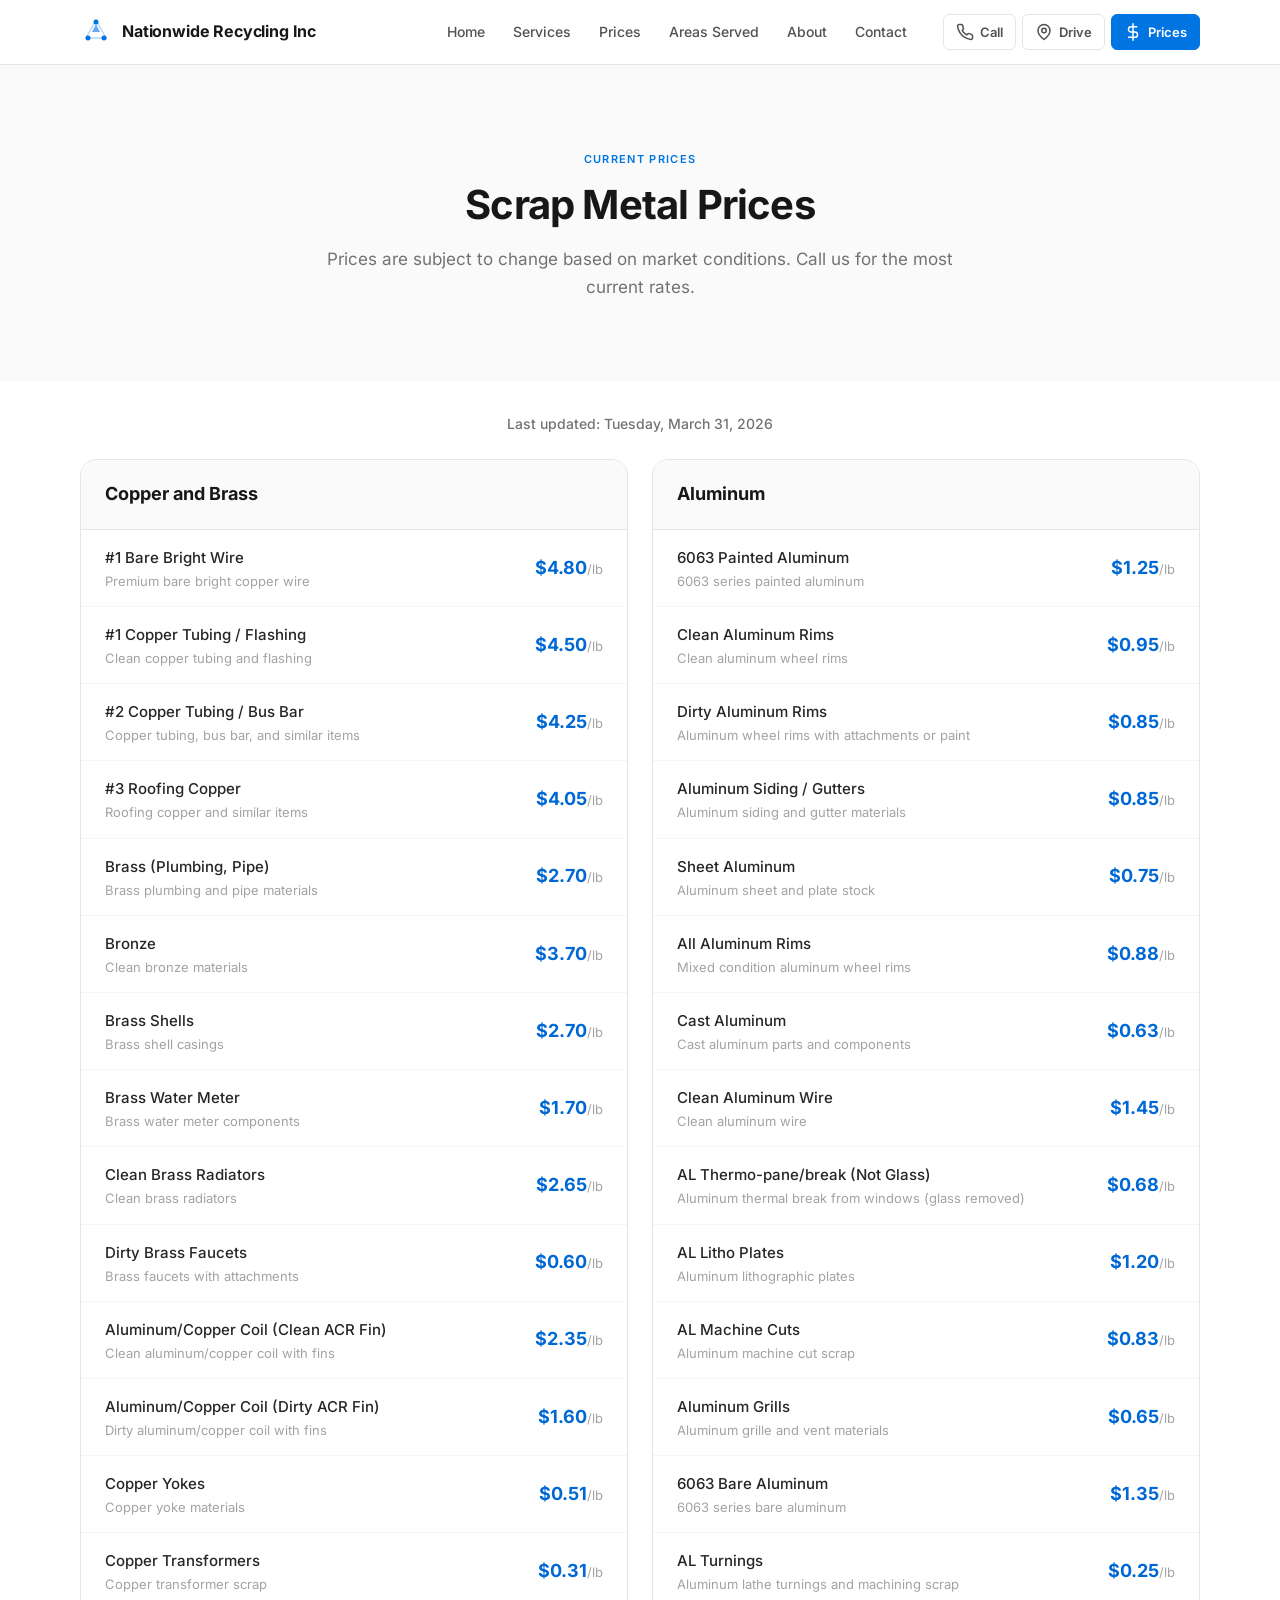
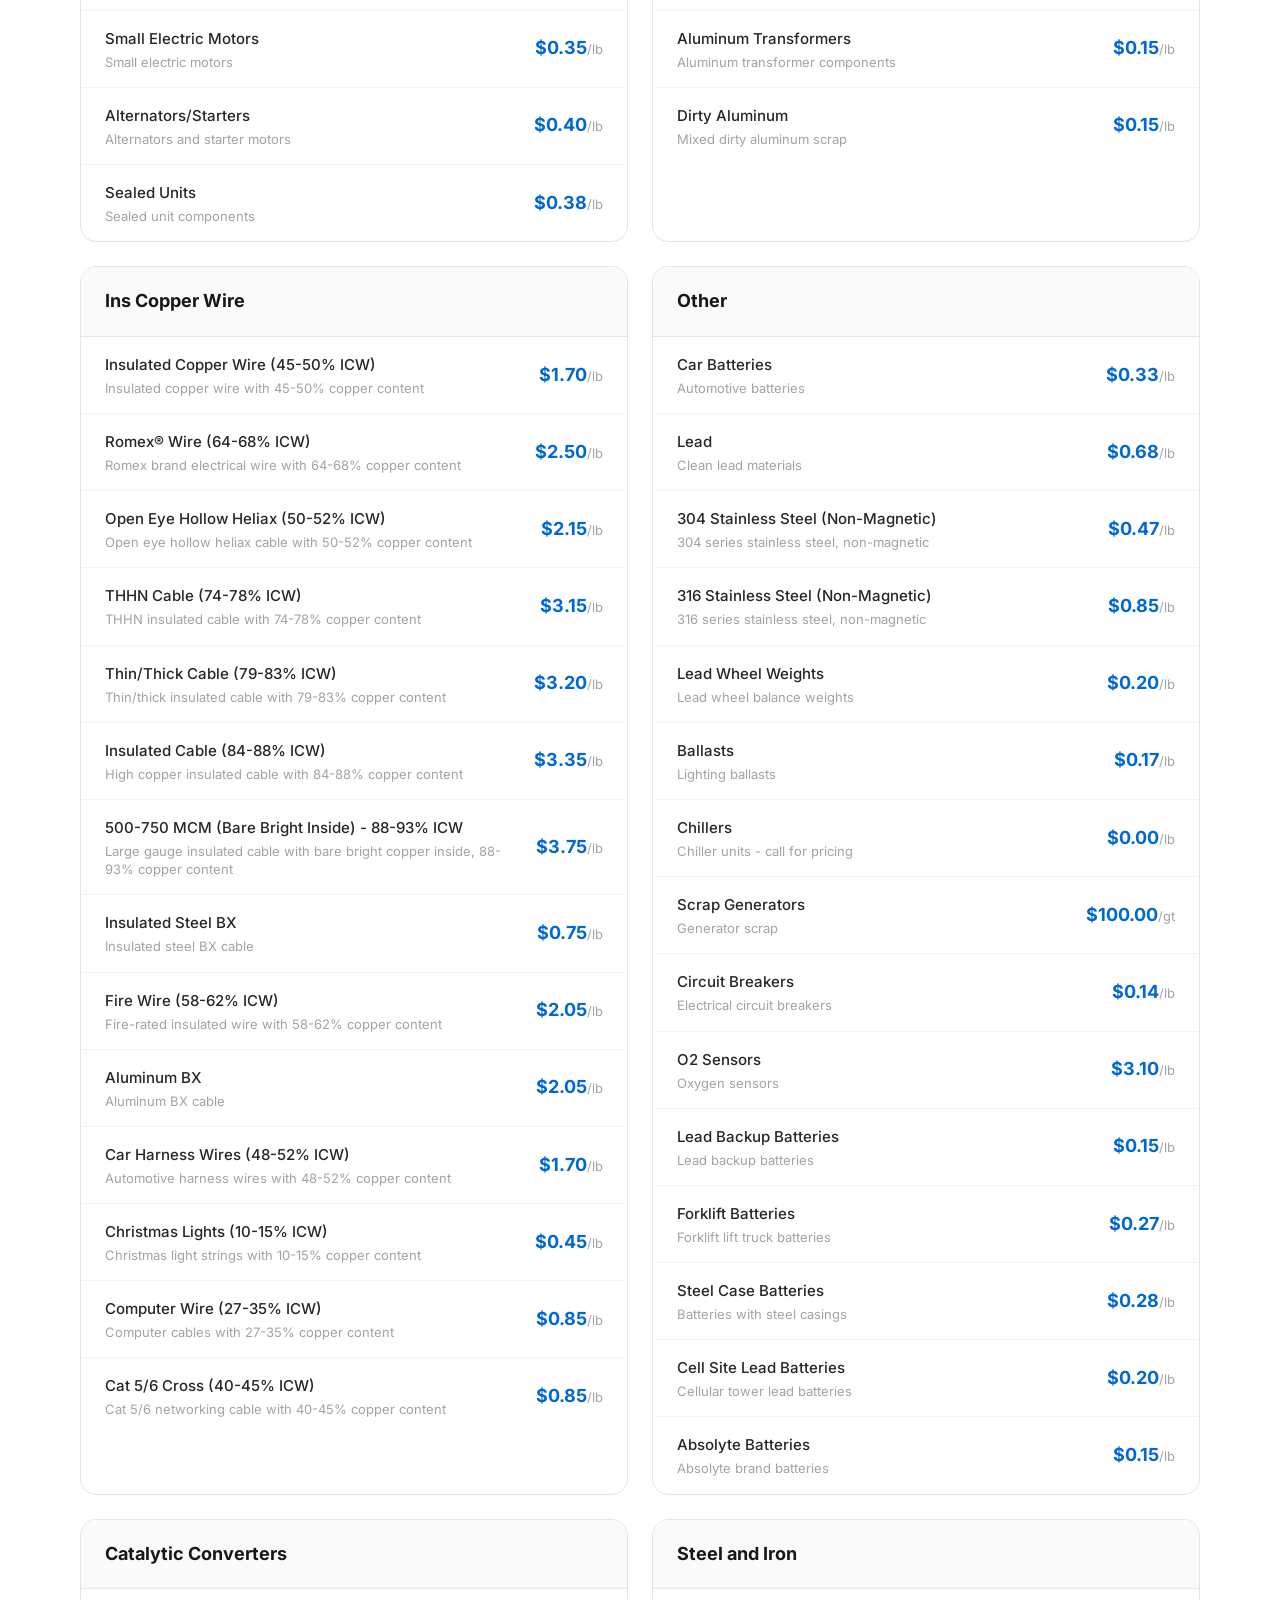
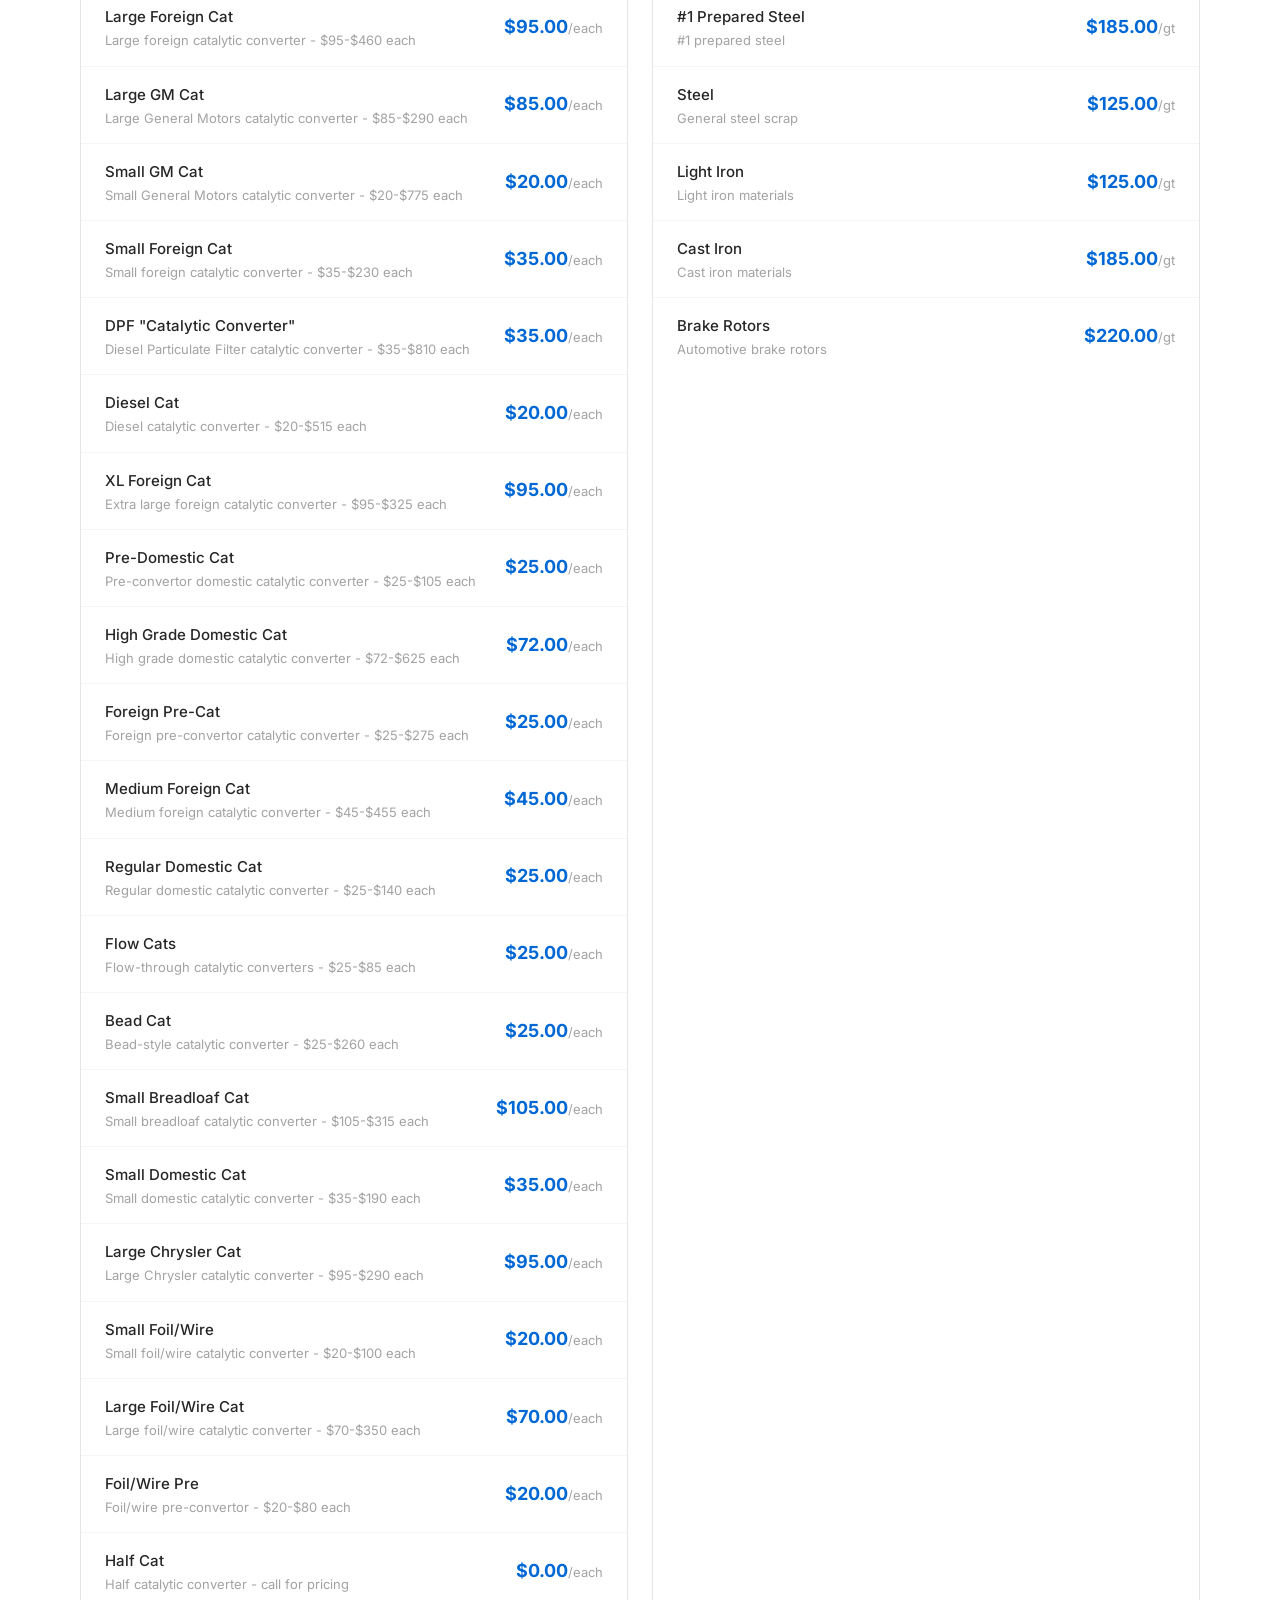
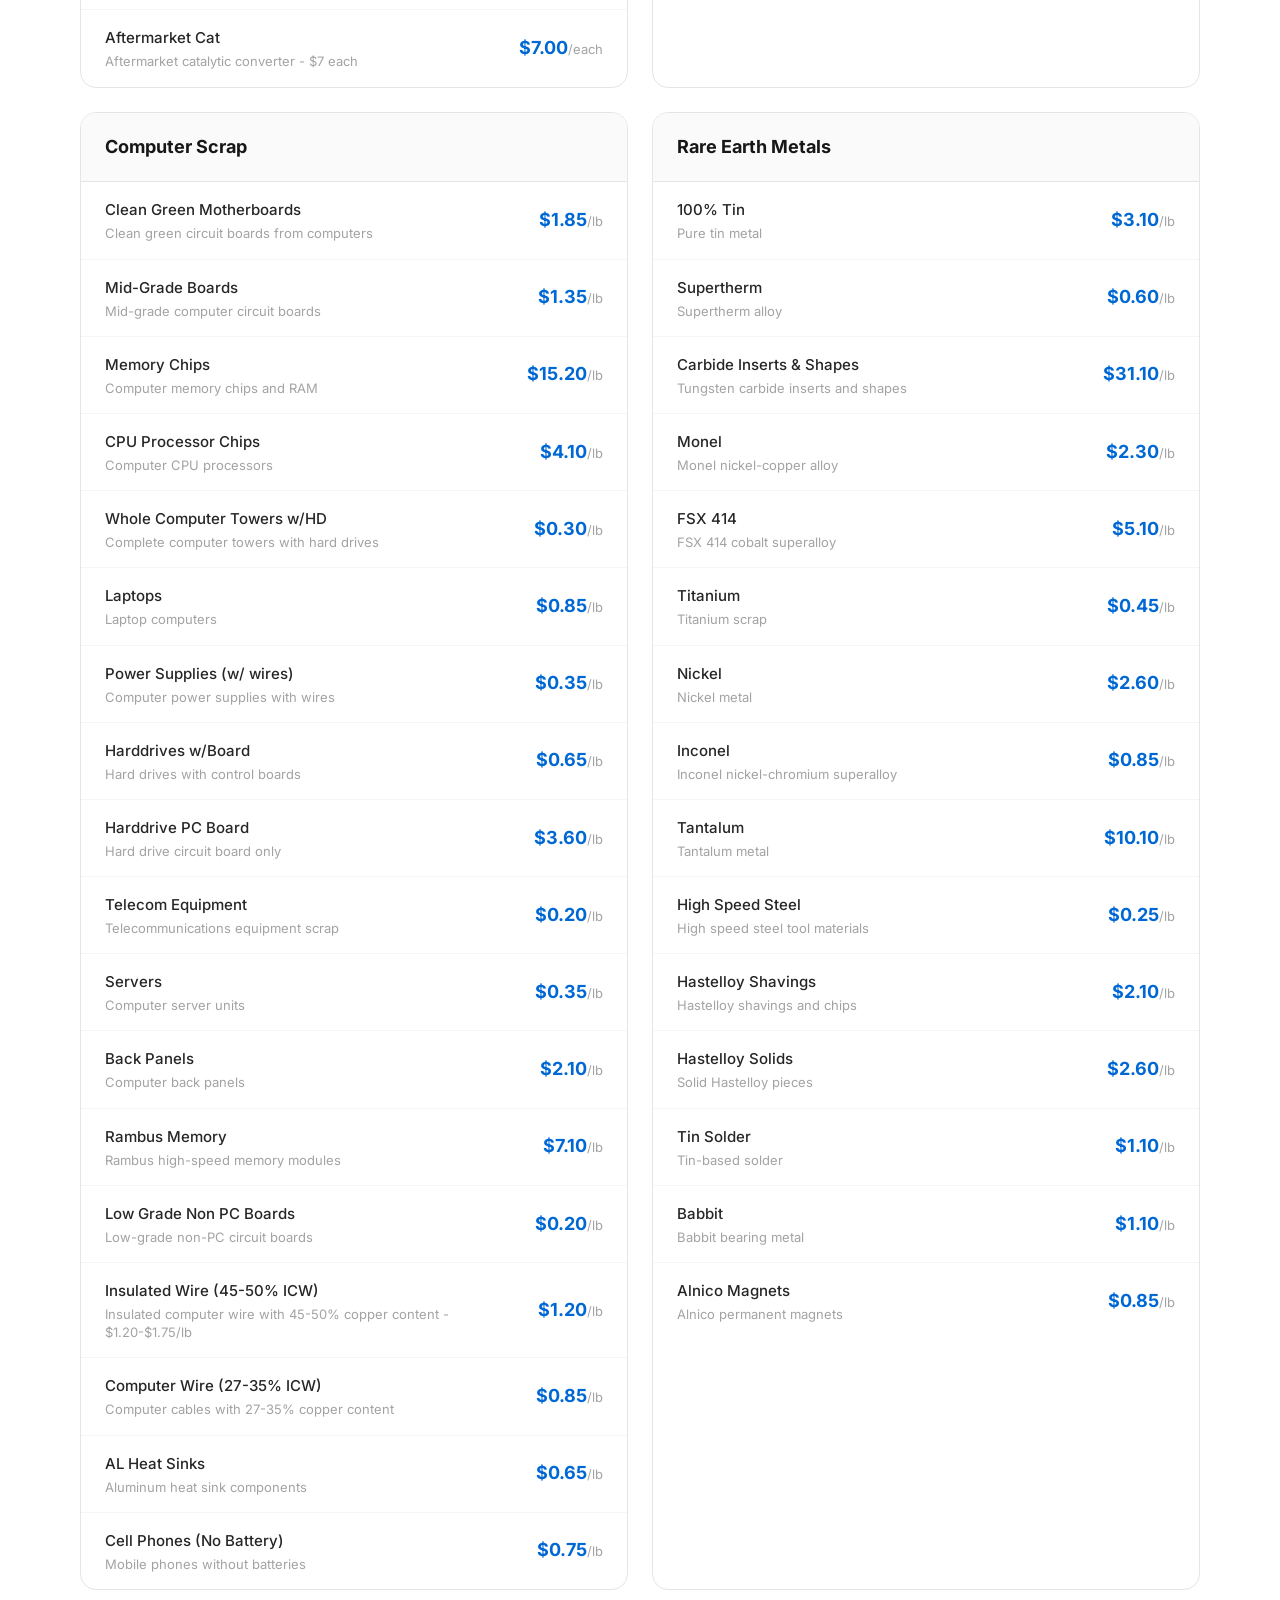
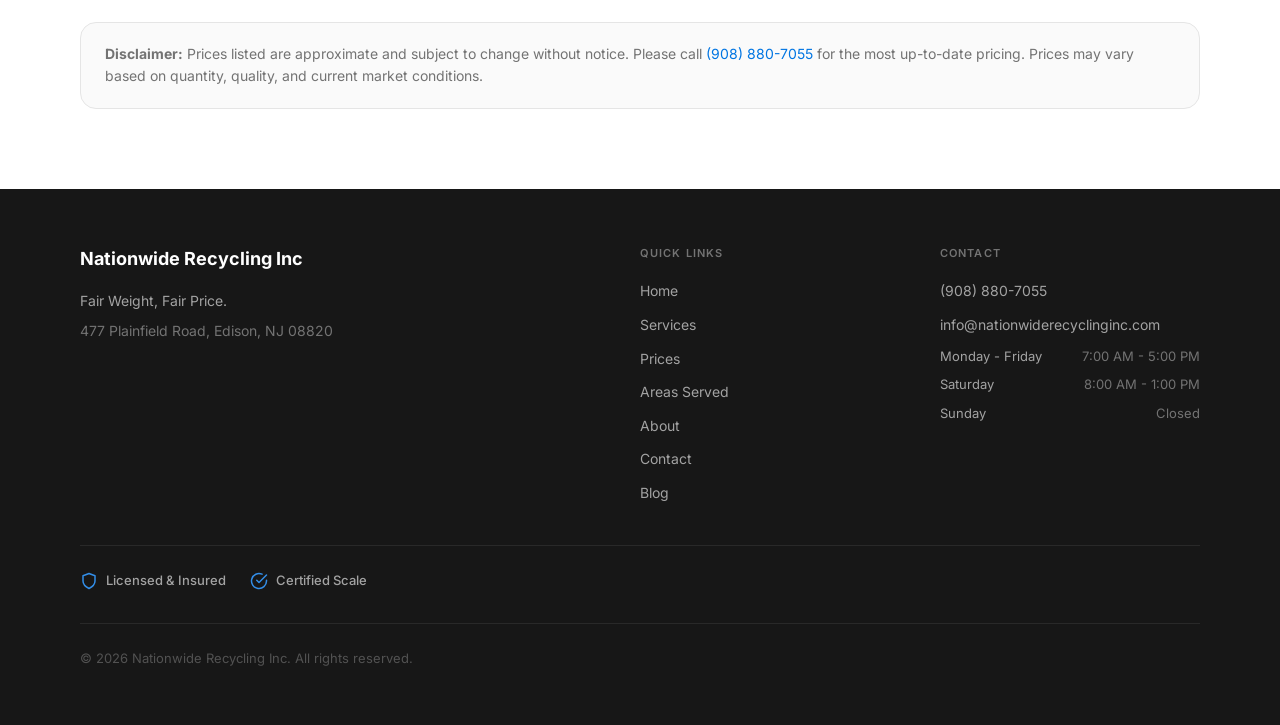
<file: prices/index.html>
<!DOCTYPE html><html lang="en"> <head><meta charset="utf-8"><meta name="viewport" content="width=device-width, initial-scale=1"><meta name="generator" content="Astro v6.1.1"><!-- Google Search Console Verification --><!-- Primary SEO --><title>Scrap Metal Prices — Nationwide Recycling Inc</title><meta name="description" content="Current scrap metal prices for copper, aluminum, steel &#38; more at Nationwide Recycling Inc in Edison, NJ. Updated 2026-03-31 — competitive rates, fair scale."><link rel="canonical" href="https://nationwiderecyclinginc.com/prices/"><!-- Open Graph --><meta property="og:type" content="website"><meta property="og:site_name" content="Nationwide Recycling Inc"><meta property="og:title" content="Scrap Metal Prices — Nationwide Recycling Inc"><meta property="og:description" content="Current scrap metal prices for copper, aluminum, steel &#38; more at Nationwide Recycling Inc in Edison, NJ. Updated 2026-03-31 — competitive rates, fair scale."><meta property="og:url" content="https://nationwiderecyclinginc.com/prices/"><meta property="og:image" content="https://nationwiderecyclinginc.com/images/og-default.svg"><meta property="og:image:width" content="1200"><meta property="og:image:height" content="630"><meta property="og:locale" content="en_US"><!-- Twitter Card --><meta name="twitter:card" content="summary_large_image"><meta name="twitter:title" content="Scrap Metal Prices — Nationwide Recycling Inc"><meta name="twitter:description" content="Current scrap metal prices for copper, aluminum, steel &#38; more at Nationwide Recycling Inc in Edison, NJ. Updated 2026-03-31 — competitive rates, fair scale."><meta name="twitter:image" content="https://nationwiderecyclinginc.com/images/og-default.svg"><!-- Geo Tags --><meta name="geo.placename" content="Edison"><meta name="geo.region" content="US-NJ"><meta name="geo.position" content="40.5209;-74.2675"><meta name="ICBM" content="40.5209, -74.2675"><!-- Favicon --><link rel="icon" type="image/svg+xml" href="/favicon.svg"><link rel="icon" href="/favicon.ico" sizes="any"><link rel="apple-touch-icon" href="/apple-touch-icon.png"><link rel="manifest" href="/site.webmanifest"><!-- JSON-LD: LocalBusiness --><script type="application/ld+json">{"@context":"https://schema.org","@type":"LocalBusiness","name":"Nationwide Recycling Inc","description":"Nationwide Recycling Inc offers the best prices for scrap metal recycling. Fair weight, fair price — every time.","url":"https://nationwiderecyclinginc.com/","telephone":"(908) 880-7055","email":"info@nationwiderecyclinginc.com","image":"https://nationwiderecyclinginc.com/images/og-default.svg","address":{"@type":"PostalAddress","streetAddress":"477 Plainfield Road","addressLocality":"Edison","addressRegion":"NJ","postalCode":"08820","addressCountry":"US"},"openingHoursSpecification":[{"@type":"OpeningHoursSpecification","dayOfWeek":"Monday - Friday","opens":"7:00 AM","closes":"5:00 PM"},{"@type":"OpeningHoursSpecification","dayOfWeek":"Saturday","opens":"8:00 AM","closes":"1:00 PM"}],"geo":{"@type":"GeoCoordinates","latitude":40.5209,"longitude":-74.2675},"foundingDate":"2005","priceRange":"$$","paymentAccepted":"Cash, Check, Wire Transfer","currenciesAccepted":"USD","sameAs":[]}</script><!-- JSON-LD: WebSite --><script type="application/ld+json">{"@context":"https://schema.org","@type":"WebSite","name":"Nationwide Recycling Inc","url":"https://nationwiderecyclinginc.com/"}</script><!-- JSON-LD: BreadcrumbList --><script type="application/ld+json">{"@context":"https://schema.org","@type":"BreadcrumbList","itemListElement":[{"@type":"ListItem","position":1,"name":"Home","item":"https://nationwiderecyclinginc.com/"},{"@type":"ListItem","position":2,"name":"Scrap Metal Prices","item":"https://nationwiderecyclinginc.com/prices"}]}</script><!-- JSON-LD: Page-specific schemas --><!-- Google Analytics --><link rel="stylesheet" href="/_astro/Footer.SgbrJCW_.css">
<style>.section-title[data-astro-cid-66rg7cch]{margin-bottom:3rem}.section-title--center[data-astro-cid-66rg7cch]{text-align:center;max-width:640px;margin-inline:auto}.eyebrow[data-astro-cid-66rg7cch]{display:inline-block;font-size:.6875rem;font-weight:600;letter-spacing:.12em;text-transform:uppercase;color:var(--color-primary-500);margin-bottom:.75rem}.heading[data-astro-cid-66rg7cch]{font-size:clamp(1.75rem,3.5vw,2.5rem);font-weight:700;color:var(--color-gray-900);line-height:1.2;letter-spacing:-.02em;margin:0 0 1rem}.subheading[data-astro-cid-66rg7cch]{font-size:1.0625rem;color:var(--color-gray-500);line-height:1.65;margin:0}
.price-table[data-astro-cid-xbxsw7ig]{background:#fff;border:1px solid var(--color-gray-200);border-radius:var(--radius-lg);overflow:hidden}.price-category[data-astro-cid-xbxsw7ig]{font-size:1.125rem;font-weight:700;color:var(--color-gray-900);padding:1.25rem 1.5rem;margin:0;background:var(--color-gray-50);border-bottom:1px solid var(--color-gray-200)}.price-items[data-astro-cid-xbxsw7ig]{display:flex;flex-direction:column}.price-item[data-astro-cid-xbxsw7ig]{display:flex;justify-content:space-between;align-items:center;gap:1rem;padding:1rem 1.5rem}.price-item[data-astro-cid-xbxsw7ig]:not(:last-child){border-bottom:1px solid var(--color-gray-100)}.price-item-info[data-astro-cid-xbxsw7ig]{display:flex;flex-direction:column;gap:.125rem;min-width:0}.item-name[data-astro-cid-xbxsw7ig]{font-size:.9375rem;font-weight:500;color:var(--color-gray-800)}.item-desc[data-astro-cid-xbxsw7ig]{font-size:.8125rem;color:var(--color-gray-400);line-height:1.4}.item-price[data-astro-cid-xbxsw7ig]{font-size:1.125rem;font-weight:700;color:var(--color-primary-600);white-space:nowrap;flex-shrink:0}.price-unit[data-astro-cid-xbxsw7ig]{font-weight:400;color:var(--color-gray-400);font-size:.8125rem}.page-hero[data-astro-cid-ke3a23pu]{background:var(--color-gray-50);padding-block:var(--spacing-section) 2rem}.prices-content[data-astro-cid-ke3a23pu]{padding-block:2rem var(--spacing-section)}.prices-date[data-astro-cid-ke3a23pu]{font-size:.875rem;font-weight:500;color:var(--color-gray-500);margin:0 0 1.5rem;text-align:center}.prices-grid[data-astro-cid-ke3a23pu]{display:grid;grid-template-columns:1fr;gap:1.5rem}@media(min-width:768px){.prices-grid[data-astro-cid-ke3a23pu]{grid-template-columns:repeat(2,1fr)}}.prices-disclaimer[data-astro-cid-ke3a23pu]{margin-top:2rem;padding:1.25rem 1.5rem;background:var(--color-gray-50);border-radius:var(--radius-lg);border:1px solid var(--color-gray-200)}.prices-disclaimer[data-astro-cid-ke3a23pu] p[data-astro-cid-ke3a23pu]{font-size:.875rem;color:var(--color-gray-500);line-height:1.6;margin:0}.prices-disclaimer[data-astro-cid-ke3a23pu] a[data-astro-cid-ke3a23pu]{color:var(--color-primary-500);text-decoration:none}.prices-disclaimer[data-astro-cid-ke3a23pu] a[data-astro-cid-ke3a23pu]:hover{text-decoration:underline}
</style></head> <body>  <header class="site-header" role="banner" data-astro-cid-qlfjksao> <div class="container header-inner" data-astro-cid-qlfjksao> <!-- Logo --> <a href="/" class="logo" aria-label="Nationwide Recycling Inc — Home" data-astro-cid-qlfjksao> <svg width="32" height="32" viewBox="0 0 32 32" fill="none" xmlns="http://www.w3.org/2000/svg" aria-hidden="true" data-astro-cid-qlfjksao> <path d="M16 4 L26 22 L6 22 Z" stroke="var(--color-primary-500)" stroke-width="1.5" fill="none" opacity="0.3" data-astro-cid-qlfjksao></path> <path d="M16 8 L12 16 L20 16 Z" fill="var(--color-primary-500)" opacity="0.6" data-astro-cid-qlfjksao></path> <circle cx="16" cy="6" r="2.5" fill="var(--color-primary-500)" data-astro-cid-qlfjksao></circle> <circle cx="24" cy="22" r="2.5" fill="var(--color-primary-500)" data-astro-cid-qlfjksao></circle> <circle cx="8" cy="22" r="2.5" fill="var(--color-primary-500)" data-astro-cid-qlfjksao></circle> </svg> <span class="logo-text" data-astro-cid-qlfjksao> <span class="logo-name" data-astro-cid-qlfjksao>Nationwide Recycling Inc</span> </span> </a> <!-- Desktop nav --> <nav class="desktop-nav" aria-label="Main navigation" data-astro-cid-qlfjksao> <ul role="list" data-astro-cid-qlfjksao> <li data-astro-cid-qlfjksao><a href="/" class="nav-link" data-astro-cid-qlfjksao>Home</a></li><li data-astro-cid-qlfjksao><a href="/services" class="nav-link" data-astro-cid-qlfjksao>Services</a></li><li data-astro-cid-qlfjksao><a href="/prices" class="nav-link" data-astro-cid-qlfjksao>Prices</a></li><li data-astro-cid-qlfjksao><a href="/service-areas" class="nav-link" data-astro-cid-qlfjksao>Areas Served</a></li><li data-astro-cid-qlfjksao><a href="/about" class="nav-link" data-astro-cid-qlfjksao>About</a></li><li data-astro-cid-qlfjksao><a href="/contact" class="nav-link" data-astro-cid-qlfjksao>Contact</a></li> </ul> </nav> <!-- Quick action buttons --> <div class="header-actions" data-astro-cid-qlfjksao> <a href="tel:9088807055" class="action-btn" aria-label="Call us" title="Call us" data-astro-cid-qlfjksao> <svg width="18" height="18" viewBox="0 0 24 24" fill="none" stroke="currentColor" stroke-width="2" stroke-linecap="round" stroke-linejoin="round" aria-hidden="true" data-astro-cid-qlfjksao> <path d="M22 16.92v3a2 2 0 0 1-2.18 2 19.79 19.79 0 0 1-8.63-3.07 19.5 19.5 0 0 1-6-6 19.79 19.79 0 0 1-3.07-8.67A2 2 0 0 1 4.11 2h3a2 2 0 0 1 2 1.72c.127.96.361 1.903.7 2.81a2 2 0 0 1-.45 2.11L8.09 9.91a16 16 0 0 0 6 6l1.27-1.27a2 2 0 0 1 2.11-.45c.907.339 1.85.573 2.81.7A2 2 0 0 1 22 16.92z" data-astro-cid-qlfjksao></path> </svg> <span class="action-label" data-astro-cid-qlfjksao>Call</span> </a> <a href="https://maps.google.com/?q=477+Plainfield+Road+Edison+NJ+08820" target="_blank" rel="noopener noreferrer" class="action-btn" aria-label="Get directions" title="Get directions" data-astro-cid-qlfjksao> <svg width="18" height="18" viewBox="0 0 24 24" fill="none" stroke="currentColor" stroke-width="2" stroke-linecap="round" stroke-linejoin="round" aria-hidden="true" data-astro-cid-qlfjksao> <path d="M20 10c0 6-8 12-8 12s-8-6-8-12a8 8 0 0 1 16 0Z" data-astro-cid-qlfjksao></path><circle cx="12" cy="10" r="3" data-astro-cid-qlfjksao></circle> </svg> <span class="action-label" data-astro-cid-qlfjksao>Drive</span> </a> <a href="/prices" class="action-btn action-btn--primary" aria-label="View prices" title="View prices" data-astro-cid-qlfjksao> <svg width="18" height="18" viewBox="0 0 24 24" fill="none" stroke="currentColor" stroke-width="2" stroke-linecap="round" stroke-linejoin="round" aria-hidden="true" data-astro-cid-qlfjksao> <line x1="12" y1="1" x2="12" y2="23" data-astro-cid-qlfjksao></line><path d="M17 5H9.5a3.5 3.5 0 0 0 0 7h5a3.5 3.5 0 0 1 0 7H6" data-astro-cid-qlfjksao></path> </svg> <span class="action-label" data-astro-cid-qlfjksao>Prices</span> </a> </div> <!-- Mobile toggle (CSS-only via checkbox) --> <label class="mobile-toggle" for="mobile-menu-toggle" aria-label="Toggle navigation" data-astro-cid-qlfjksao> <span data-astro-cid-qlfjksao></span> <span data-astro-cid-qlfjksao></span> <span data-astro-cid-qlfjksao></span> </label> </div> <!-- Mobile nav --> <input type="checkbox" id="mobile-menu-toggle" class="mobile-toggle-input" aria-hidden="true" data-astro-cid-qlfjksao> <nav class="mobile-nav" aria-label="Mobile navigation" data-astro-cid-qlfjksao> <ul role="list" data-astro-cid-qlfjksao> <li data-astro-cid-qlfjksao><a href="/" class="mobile-nav-link" data-astro-cid-qlfjksao>Home</a></li><li data-astro-cid-qlfjksao><a href="/services" class="mobile-nav-link" data-astro-cid-qlfjksao>Services</a></li><li data-astro-cid-qlfjksao><a href="/prices" class="mobile-nav-link" data-astro-cid-qlfjksao>Prices</a></li><li data-astro-cid-qlfjksao><a href="/service-areas" class="mobile-nav-link" data-astro-cid-qlfjksao>Areas Served</a></li><li data-astro-cid-qlfjksao><a href="/about" class="mobile-nav-link" data-astro-cid-qlfjksao>About</a></li><li data-astro-cid-qlfjksao><a href="/contact" class="mobile-nav-link" data-astro-cid-qlfjksao>Contact</a></li> <li data-astro-cid-qlfjksao> <a href="tel:9088807055" class="mobile-nav-cta" data-astro-cid-qlfjksao>
Call (908) 880-7055 </a> </li> <li data-astro-cid-qlfjksao> <a href="https://maps.google.com/?q=477+Plainfield+Road+Edison+NJ+08820" target="_blank" rel="noopener noreferrer" class="mobile-nav-link" data-astro-cid-qlfjksao>
Get Directions
</a> </li> </ul> </nav> </header> <main data-astro-cid-ke3a23pu> <div class="page-hero" data-astro-cid-ke3a23pu> <div class="container" data-astro-cid-ke3a23pu> <div class="section-title section-title--center" data-astro-cid-66rg7cch> <span class="eyebrow" data-astro-cid-66rg7cch>Current Prices</span> <h1 class="heading" data-astro-cid-66rg7cch>Scrap Metal Prices</h1> <p class="subheading" data-astro-cid-66rg7cch>Prices are subject to change based on market conditions. Call us for the most current rates.</p> </div> </div> </div> <div class="container prices-content" data-astro-cid-ke3a23pu> <p class="prices-date" data-astro-cid-ke3a23pu>Last updated: Tuesday, March 31, 2026</p> <div class="prices-grid" data-astro-cid-ke3a23pu> <div class="price-table" data-astro-cid-xbxsw7ig> <h3 class="price-category" data-astro-cid-xbxsw7ig>Copper and Brass</h3> <div class="price-items" data-astro-cid-xbxsw7ig> <div class="price-item" data-astro-cid-xbxsw7ig> <div class="price-item-info" data-astro-cid-xbxsw7ig> <span class="item-name" data-astro-cid-xbxsw7ig>#1 Bare Bright Wire</span> <span class="item-desc" data-astro-cid-xbxsw7ig>Premium bare bright copper wire</span> </div> <span class="item-price" data-astro-cid-xbxsw7ig>$4.80<span class="price-unit" data-astro-cid-xbxsw7ig>/lb</span></span> </div><div class="price-item" data-astro-cid-xbxsw7ig> <div class="price-item-info" data-astro-cid-xbxsw7ig> <span class="item-name" data-astro-cid-xbxsw7ig>#1 Copper Tubing / Flashing</span> <span class="item-desc" data-astro-cid-xbxsw7ig>Clean copper tubing and flashing</span> </div> <span class="item-price" data-astro-cid-xbxsw7ig>$4.50<span class="price-unit" data-astro-cid-xbxsw7ig>/lb</span></span> </div><div class="price-item" data-astro-cid-xbxsw7ig> <div class="price-item-info" data-astro-cid-xbxsw7ig> <span class="item-name" data-astro-cid-xbxsw7ig>#2 Copper Tubing / Bus Bar</span> <span class="item-desc" data-astro-cid-xbxsw7ig>Copper tubing, bus bar, and similar items</span> </div> <span class="item-price" data-astro-cid-xbxsw7ig>$4.25<span class="price-unit" data-astro-cid-xbxsw7ig>/lb</span></span> </div><div class="price-item" data-astro-cid-xbxsw7ig> <div class="price-item-info" data-astro-cid-xbxsw7ig> <span class="item-name" data-astro-cid-xbxsw7ig>#3 Roofing Copper</span> <span class="item-desc" data-astro-cid-xbxsw7ig>Roofing copper and similar items</span> </div> <span class="item-price" data-astro-cid-xbxsw7ig>$4.05<span class="price-unit" data-astro-cid-xbxsw7ig>/lb</span></span> </div><div class="price-item" data-astro-cid-xbxsw7ig> <div class="price-item-info" data-astro-cid-xbxsw7ig> <span class="item-name" data-astro-cid-xbxsw7ig>Brass (Plumbing, Pipe)</span> <span class="item-desc" data-astro-cid-xbxsw7ig>Brass plumbing and pipe materials</span> </div> <span class="item-price" data-astro-cid-xbxsw7ig>$2.70<span class="price-unit" data-astro-cid-xbxsw7ig>/lb</span></span> </div><div class="price-item" data-astro-cid-xbxsw7ig> <div class="price-item-info" data-astro-cid-xbxsw7ig> <span class="item-name" data-astro-cid-xbxsw7ig>Bronze</span> <span class="item-desc" data-astro-cid-xbxsw7ig>Clean bronze materials</span> </div> <span class="item-price" data-astro-cid-xbxsw7ig>$3.70<span class="price-unit" data-astro-cid-xbxsw7ig>/lb</span></span> </div><div class="price-item" data-astro-cid-xbxsw7ig> <div class="price-item-info" data-astro-cid-xbxsw7ig> <span class="item-name" data-astro-cid-xbxsw7ig>Brass Shells</span> <span class="item-desc" data-astro-cid-xbxsw7ig>Brass shell casings</span> </div> <span class="item-price" data-astro-cid-xbxsw7ig>$2.70<span class="price-unit" data-astro-cid-xbxsw7ig>/lb</span></span> </div><div class="price-item" data-astro-cid-xbxsw7ig> <div class="price-item-info" data-astro-cid-xbxsw7ig> <span class="item-name" data-astro-cid-xbxsw7ig>Brass Water Meter</span> <span class="item-desc" data-astro-cid-xbxsw7ig>Brass water meter components</span> </div> <span class="item-price" data-astro-cid-xbxsw7ig>$1.70<span class="price-unit" data-astro-cid-xbxsw7ig>/lb</span></span> </div><div class="price-item" data-astro-cid-xbxsw7ig> <div class="price-item-info" data-astro-cid-xbxsw7ig> <span class="item-name" data-astro-cid-xbxsw7ig>Clean Brass Radiators</span> <span class="item-desc" data-astro-cid-xbxsw7ig>Clean brass radiators</span> </div> <span class="item-price" data-astro-cid-xbxsw7ig>$2.65<span class="price-unit" data-astro-cid-xbxsw7ig>/lb</span></span> </div><div class="price-item" data-astro-cid-xbxsw7ig> <div class="price-item-info" data-astro-cid-xbxsw7ig> <span class="item-name" data-astro-cid-xbxsw7ig>Dirty Brass Faucets</span> <span class="item-desc" data-astro-cid-xbxsw7ig>Brass faucets with attachments</span> </div> <span class="item-price" data-astro-cid-xbxsw7ig>$0.60<span class="price-unit" data-astro-cid-xbxsw7ig>/lb</span></span> </div><div class="price-item" data-astro-cid-xbxsw7ig> <div class="price-item-info" data-astro-cid-xbxsw7ig> <span class="item-name" data-astro-cid-xbxsw7ig>Aluminum/Copper Coil (Clean ACR Fin)</span> <span class="item-desc" data-astro-cid-xbxsw7ig>Clean aluminum/copper coil with fins</span> </div> <span class="item-price" data-astro-cid-xbxsw7ig>$2.35<span class="price-unit" data-astro-cid-xbxsw7ig>/lb</span></span> </div><div class="price-item" data-astro-cid-xbxsw7ig> <div class="price-item-info" data-astro-cid-xbxsw7ig> <span class="item-name" data-astro-cid-xbxsw7ig>Aluminum/Copper Coil (Dirty ACR Fin)</span> <span class="item-desc" data-astro-cid-xbxsw7ig>Dirty aluminum/copper coil with fins</span> </div> <span class="item-price" data-astro-cid-xbxsw7ig>$1.60<span class="price-unit" data-astro-cid-xbxsw7ig>/lb</span></span> </div><div class="price-item" data-astro-cid-xbxsw7ig> <div class="price-item-info" data-astro-cid-xbxsw7ig> <span class="item-name" data-astro-cid-xbxsw7ig>Copper Yokes</span> <span class="item-desc" data-astro-cid-xbxsw7ig>Copper yoke materials</span> </div> <span class="item-price" data-astro-cid-xbxsw7ig>$0.51<span class="price-unit" data-astro-cid-xbxsw7ig>/lb</span></span> </div><div class="price-item" data-astro-cid-xbxsw7ig> <div class="price-item-info" data-astro-cid-xbxsw7ig> <span class="item-name" data-astro-cid-xbxsw7ig>Copper Transformers</span> <span class="item-desc" data-astro-cid-xbxsw7ig>Copper transformer scrap</span> </div> <span class="item-price" data-astro-cid-xbxsw7ig>$0.31<span class="price-unit" data-astro-cid-xbxsw7ig>/lb</span></span> </div><div class="price-item" data-astro-cid-xbxsw7ig> <div class="price-item-info" data-astro-cid-xbxsw7ig> <span class="item-name" data-astro-cid-xbxsw7ig>Small Electric Motors</span> <span class="item-desc" data-astro-cid-xbxsw7ig>Small electric motors</span> </div> <span class="item-price" data-astro-cid-xbxsw7ig>$0.35<span class="price-unit" data-astro-cid-xbxsw7ig>/lb</span></span> </div><div class="price-item" data-astro-cid-xbxsw7ig> <div class="price-item-info" data-astro-cid-xbxsw7ig> <span class="item-name" data-astro-cid-xbxsw7ig>Alternators/Starters</span> <span class="item-desc" data-astro-cid-xbxsw7ig>Alternators and starter motors</span> </div> <span class="item-price" data-astro-cid-xbxsw7ig>$0.40<span class="price-unit" data-astro-cid-xbxsw7ig>/lb</span></span> </div><div class="price-item" data-astro-cid-xbxsw7ig> <div class="price-item-info" data-astro-cid-xbxsw7ig> <span class="item-name" data-astro-cid-xbxsw7ig>Sealed Units</span> <span class="item-desc" data-astro-cid-xbxsw7ig>Sealed unit components</span> </div> <span class="item-price" data-astro-cid-xbxsw7ig>$0.38<span class="price-unit" data-astro-cid-xbxsw7ig>/lb</span></span> </div> </div> </div><div class="price-table" data-astro-cid-xbxsw7ig> <h3 class="price-category" data-astro-cid-xbxsw7ig>Aluminum</h3> <div class="price-items" data-astro-cid-xbxsw7ig> <div class="price-item" data-astro-cid-xbxsw7ig> <div class="price-item-info" data-astro-cid-xbxsw7ig> <span class="item-name" data-astro-cid-xbxsw7ig>6063 Painted Aluminum</span> <span class="item-desc" data-astro-cid-xbxsw7ig>6063 series painted aluminum</span> </div> <span class="item-price" data-astro-cid-xbxsw7ig>$1.25<span class="price-unit" data-astro-cid-xbxsw7ig>/lb</span></span> </div><div class="price-item" data-astro-cid-xbxsw7ig> <div class="price-item-info" data-astro-cid-xbxsw7ig> <span class="item-name" data-astro-cid-xbxsw7ig>Clean Aluminum Rims</span> <span class="item-desc" data-astro-cid-xbxsw7ig>Clean aluminum wheel rims</span> </div> <span class="item-price" data-astro-cid-xbxsw7ig>$0.95<span class="price-unit" data-astro-cid-xbxsw7ig>/lb</span></span> </div><div class="price-item" data-astro-cid-xbxsw7ig> <div class="price-item-info" data-astro-cid-xbxsw7ig> <span class="item-name" data-astro-cid-xbxsw7ig>Dirty Aluminum Rims</span> <span class="item-desc" data-astro-cid-xbxsw7ig>Aluminum wheel rims with attachments or paint</span> </div> <span class="item-price" data-astro-cid-xbxsw7ig>$0.85<span class="price-unit" data-astro-cid-xbxsw7ig>/lb</span></span> </div><div class="price-item" data-astro-cid-xbxsw7ig> <div class="price-item-info" data-astro-cid-xbxsw7ig> <span class="item-name" data-astro-cid-xbxsw7ig>Aluminum Siding / Gutters</span> <span class="item-desc" data-astro-cid-xbxsw7ig>Aluminum siding and gutter materials</span> </div> <span class="item-price" data-astro-cid-xbxsw7ig>$0.85<span class="price-unit" data-astro-cid-xbxsw7ig>/lb</span></span> </div><div class="price-item" data-astro-cid-xbxsw7ig> <div class="price-item-info" data-astro-cid-xbxsw7ig> <span class="item-name" data-astro-cid-xbxsw7ig>Sheet Aluminum</span> <span class="item-desc" data-astro-cid-xbxsw7ig>Aluminum sheet and plate stock</span> </div> <span class="item-price" data-astro-cid-xbxsw7ig>$0.75<span class="price-unit" data-astro-cid-xbxsw7ig>/lb</span></span> </div><div class="price-item" data-astro-cid-xbxsw7ig> <div class="price-item-info" data-astro-cid-xbxsw7ig> <span class="item-name" data-astro-cid-xbxsw7ig>All Aluminum Rims</span> <span class="item-desc" data-astro-cid-xbxsw7ig>Mixed condition aluminum wheel rims</span> </div> <span class="item-price" data-astro-cid-xbxsw7ig>$0.88<span class="price-unit" data-astro-cid-xbxsw7ig>/lb</span></span> </div><div class="price-item" data-astro-cid-xbxsw7ig> <div class="price-item-info" data-astro-cid-xbxsw7ig> <span class="item-name" data-astro-cid-xbxsw7ig>Cast Aluminum</span> <span class="item-desc" data-astro-cid-xbxsw7ig>Cast aluminum parts and components</span> </div> <span class="item-price" data-astro-cid-xbxsw7ig>$0.63<span class="price-unit" data-astro-cid-xbxsw7ig>/lb</span></span> </div><div class="price-item" data-astro-cid-xbxsw7ig> <div class="price-item-info" data-astro-cid-xbxsw7ig> <span class="item-name" data-astro-cid-xbxsw7ig>Clean Aluminum Wire</span> <span class="item-desc" data-astro-cid-xbxsw7ig>Clean aluminum wire</span> </div> <span class="item-price" data-astro-cid-xbxsw7ig>$1.45<span class="price-unit" data-astro-cid-xbxsw7ig>/lb</span></span> </div><div class="price-item" data-astro-cid-xbxsw7ig> <div class="price-item-info" data-astro-cid-xbxsw7ig> <span class="item-name" data-astro-cid-xbxsw7ig>AL Thermo-pane/break (Not Glass)</span> <span class="item-desc" data-astro-cid-xbxsw7ig>Aluminum thermal break from windows (glass removed)</span> </div> <span class="item-price" data-astro-cid-xbxsw7ig>$0.68<span class="price-unit" data-astro-cid-xbxsw7ig>/lb</span></span> </div><div class="price-item" data-astro-cid-xbxsw7ig> <div class="price-item-info" data-astro-cid-xbxsw7ig> <span class="item-name" data-astro-cid-xbxsw7ig>AL Litho Plates</span> <span class="item-desc" data-astro-cid-xbxsw7ig>Aluminum lithographic plates</span> </div> <span class="item-price" data-astro-cid-xbxsw7ig>$1.20<span class="price-unit" data-astro-cid-xbxsw7ig>/lb</span></span> </div><div class="price-item" data-astro-cid-xbxsw7ig> <div class="price-item-info" data-astro-cid-xbxsw7ig> <span class="item-name" data-astro-cid-xbxsw7ig>AL Machine Cuts</span> <span class="item-desc" data-astro-cid-xbxsw7ig>Aluminum machine cut scrap</span> </div> <span class="item-price" data-astro-cid-xbxsw7ig>$0.83<span class="price-unit" data-astro-cid-xbxsw7ig>/lb</span></span> </div><div class="price-item" data-astro-cid-xbxsw7ig> <div class="price-item-info" data-astro-cid-xbxsw7ig> <span class="item-name" data-astro-cid-xbxsw7ig>Aluminum Grills</span> <span class="item-desc" data-astro-cid-xbxsw7ig>Aluminum grille and vent materials</span> </div> <span class="item-price" data-astro-cid-xbxsw7ig>$0.65<span class="price-unit" data-astro-cid-xbxsw7ig>/lb</span></span> </div><div class="price-item" data-astro-cid-xbxsw7ig> <div class="price-item-info" data-astro-cid-xbxsw7ig> <span class="item-name" data-astro-cid-xbxsw7ig>6063 Bare Aluminum</span> <span class="item-desc" data-astro-cid-xbxsw7ig>6063 series bare aluminum</span> </div> <span class="item-price" data-astro-cid-xbxsw7ig>$1.35<span class="price-unit" data-astro-cid-xbxsw7ig>/lb</span></span> </div><div class="price-item" data-astro-cid-xbxsw7ig> <div class="price-item-info" data-astro-cid-xbxsw7ig> <span class="item-name" data-astro-cid-xbxsw7ig>AL Turnings</span> <span class="item-desc" data-astro-cid-xbxsw7ig>Aluminum lathe turnings and machining scrap</span> </div> <span class="item-price" data-astro-cid-xbxsw7ig>$0.25<span class="price-unit" data-astro-cid-xbxsw7ig>/lb</span></span> </div><div class="price-item" data-astro-cid-xbxsw7ig> <div class="price-item-info" data-astro-cid-xbxsw7ig> <span class="item-name" data-astro-cid-xbxsw7ig>Aluminum Transformers</span> <span class="item-desc" data-astro-cid-xbxsw7ig>Aluminum transformer components</span> </div> <span class="item-price" data-astro-cid-xbxsw7ig>$0.15<span class="price-unit" data-astro-cid-xbxsw7ig>/lb</span></span> </div><div class="price-item" data-astro-cid-xbxsw7ig> <div class="price-item-info" data-astro-cid-xbxsw7ig> <span class="item-name" data-astro-cid-xbxsw7ig>Dirty Aluminum</span> <span class="item-desc" data-astro-cid-xbxsw7ig>Mixed dirty aluminum scrap</span> </div> <span class="item-price" data-astro-cid-xbxsw7ig>$0.15<span class="price-unit" data-astro-cid-xbxsw7ig>/lb</span></span> </div> </div> </div><div class="price-table" data-astro-cid-xbxsw7ig> <h3 class="price-category" data-astro-cid-xbxsw7ig>Ins Copper Wire</h3> <div class="price-items" data-astro-cid-xbxsw7ig> <div class="price-item" data-astro-cid-xbxsw7ig> <div class="price-item-info" data-astro-cid-xbxsw7ig> <span class="item-name" data-astro-cid-xbxsw7ig>Insulated Copper Wire (45-50% ICW)</span> <span class="item-desc" data-astro-cid-xbxsw7ig>Insulated copper wire with 45-50% copper content</span> </div> <span class="item-price" data-astro-cid-xbxsw7ig>$1.70<span class="price-unit" data-astro-cid-xbxsw7ig>/lb</span></span> </div><div class="price-item" data-astro-cid-xbxsw7ig> <div class="price-item-info" data-astro-cid-xbxsw7ig> <span class="item-name" data-astro-cid-xbxsw7ig>Romex® Wire (64-68% ICW)</span> <span class="item-desc" data-astro-cid-xbxsw7ig>Romex brand electrical wire with 64-68% copper content</span> </div> <span class="item-price" data-astro-cid-xbxsw7ig>$2.50<span class="price-unit" data-astro-cid-xbxsw7ig>/lb</span></span> </div><div class="price-item" data-astro-cid-xbxsw7ig> <div class="price-item-info" data-astro-cid-xbxsw7ig> <span class="item-name" data-astro-cid-xbxsw7ig>Open Eye Hollow Heliax (50-52% ICW)</span> <span class="item-desc" data-astro-cid-xbxsw7ig>Open eye hollow heliax cable with 50-52% copper content</span> </div> <span class="item-price" data-astro-cid-xbxsw7ig>$2.15<span class="price-unit" data-astro-cid-xbxsw7ig>/lb</span></span> </div><div class="price-item" data-astro-cid-xbxsw7ig> <div class="price-item-info" data-astro-cid-xbxsw7ig> <span class="item-name" data-astro-cid-xbxsw7ig>THHN Cable (74-78% ICW)</span> <span class="item-desc" data-astro-cid-xbxsw7ig>THHN insulated cable with 74-78% copper content</span> </div> <span class="item-price" data-astro-cid-xbxsw7ig>$3.15<span class="price-unit" data-astro-cid-xbxsw7ig>/lb</span></span> </div><div class="price-item" data-astro-cid-xbxsw7ig> <div class="price-item-info" data-astro-cid-xbxsw7ig> <span class="item-name" data-astro-cid-xbxsw7ig>Thin/Thick Cable (79-83% ICW)</span> <span class="item-desc" data-astro-cid-xbxsw7ig>Thin/thick insulated cable with 79-83% copper content</span> </div> <span class="item-price" data-astro-cid-xbxsw7ig>$3.20<span class="price-unit" data-astro-cid-xbxsw7ig>/lb</span></span> </div><div class="price-item" data-astro-cid-xbxsw7ig> <div class="price-item-info" data-astro-cid-xbxsw7ig> <span class="item-name" data-astro-cid-xbxsw7ig>Insulated Cable (84-88% ICW)</span> <span class="item-desc" data-astro-cid-xbxsw7ig>High copper insulated cable with 84-88% copper content</span> </div> <span class="item-price" data-astro-cid-xbxsw7ig>$3.35<span class="price-unit" data-astro-cid-xbxsw7ig>/lb</span></span> </div><div class="price-item" data-astro-cid-xbxsw7ig> <div class="price-item-info" data-astro-cid-xbxsw7ig> <span class="item-name" data-astro-cid-xbxsw7ig>500-750 MCM (Bare Bright Inside) - 88-93% ICW</span> <span class="item-desc" data-astro-cid-xbxsw7ig>Large gauge insulated cable with bare bright copper inside, 88-93% copper content</span> </div> <span class="item-price" data-astro-cid-xbxsw7ig>$3.75<span class="price-unit" data-astro-cid-xbxsw7ig>/lb</span></span> </div><div class="price-item" data-astro-cid-xbxsw7ig> <div class="price-item-info" data-astro-cid-xbxsw7ig> <span class="item-name" data-astro-cid-xbxsw7ig>Insulated Steel BX</span> <span class="item-desc" data-astro-cid-xbxsw7ig>Insulated steel BX cable</span> </div> <span class="item-price" data-astro-cid-xbxsw7ig>$0.75<span class="price-unit" data-astro-cid-xbxsw7ig>/lb</span></span> </div><div class="price-item" data-astro-cid-xbxsw7ig> <div class="price-item-info" data-astro-cid-xbxsw7ig> <span class="item-name" data-astro-cid-xbxsw7ig>Fire Wire (58-62% ICW)</span> <span class="item-desc" data-astro-cid-xbxsw7ig>Fire-rated insulated wire with 58-62% copper content</span> </div> <span class="item-price" data-astro-cid-xbxsw7ig>$2.05<span class="price-unit" data-astro-cid-xbxsw7ig>/lb</span></span> </div><div class="price-item" data-astro-cid-xbxsw7ig> <div class="price-item-info" data-astro-cid-xbxsw7ig> <span class="item-name" data-astro-cid-xbxsw7ig>Aluminum BX</span> <span class="item-desc" data-astro-cid-xbxsw7ig>Aluminum BX cable</span> </div> <span class="item-price" data-astro-cid-xbxsw7ig>$2.05<span class="price-unit" data-astro-cid-xbxsw7ig>/lb</span></span> </div><div class="price-item" data-astro-cid-xbxsw7ig> <div class="price-item-info" data-astro-cid-xbxsw7ig> <span class="item-name" data-astro-cid-xbxsw7ig>Car Harness Wires (48-52% ICW)</span> <span class="item-desc" data-astro-cid-xbxsw7ig>Automotive harness wires with 48-52% copper content</span> </div> <span class="item-price" data-astro-cid-xbxsw7ig>$1.70<span class="price-unit" data-astro-cid-xbxsw7ig>/lb</span></span> </div><div class="price-item" data-astro-cid-xbxsw7ig> <div class="price-item-info" data-astro-cid-xbxsw7ig> <span class="item-name" data-astro-cid-xbxsw7ig>Christmas Lights (10-15% ICW)</span> <span class="item-desc" data-astro-cid-xbxsw7ig>Christmas light strings with 10-15% copper content</span> </div> <span class="item-price" data-astro-cid-xbxsw7ig>$0.45<span class="price-unit" data-astro-cid-xbxsw7ig>/lb</span></span> </div><div class="price-item" data-astro-cid-xbxsw7ig> <div class="price-item-info" data-astro-cid-xbxsw7ig> <span class="item-name" data-astro-cid-xbxsw7ig>Computer Wire (27-35% ICW)</span> <span class="item-desc" data-astro-cid-xbxsw7ig>Computer cables with 27-35% copper content</span> </div> <span class="item-price" data-astro-cid-xbxsw7ig>$0.85<span class="price-unit" data-astro-cid-xbxsw7ig>/lb</span></span> </div><div class="price-item" data-astro-cid-xbxsw7ig> <div class="price-item-info" data-astro-cid-xbxsw7ig> <span class="item-name" data-astro-cid-xbxsw7ig>Cat 5/6 Cross (40-45% ICW)</span> <span class="item-desc" data-astro-cid-xbxsw7ig>Cat 5/6 networking cable with 40-45% copper content</span> </div> <span class="item-price" data-astro-cid-xbxsw7ig>$0.85<span class="price-unit" data-astro-cid-xbxsw7ig>/lb</span></span> </div> </div> </div><div class="price-table" data-astro-cid-xbxsw7ig> <h3 class="price-category" data-astro-cid-xbxsw7ig>Other</h3> <div class="price-items" data-astro-cid-xbxsw7ig> <div class="price-item" data-astro-cid-xbxsw7ig> <div class="price-item-info" data-astro-cid-xbxsw7ig> <span class="item-name" data-astro-cid-xbxsw7ig>Car Batteries</span> <span class="item-desc" data-astro-cid-xbxsw7ig>Automotive batteries</span> </div> <span class="item-price" data-astro-cid-xbxsw7ig>$0.33<span class="price-unit" data-astro-cid-xbxsw7ig>/lb</span></span> </div><div class="price-item" data-astro-cid-xbxsw7ig> <div class="price-item-info" data-astro-cid-xbxsw7ig> <span class="item-name" data-astro-cid-xbxsw7ig>Lead</span> <span class="item-desc" data-astro-cid-xbxsw7ig>Clean lead materials</span> </div> <span class="item-price" data-astro-cid-xbxsw7ig>$0.68<span class="price-unit" data-astro-cid-xbxsw7ig>/lb</span></span> </div><div class="price-item" data-astro-cid-xbxsw7ig> <div class="price-item-info" data-astro-cid-xbxsw7ig> <span class="item-name" data-astro-cid-xbxsw7ig>304 Stainless Steel (Non-Magnetic)</span> <span class="item-desc" data-astro-cid-xbxsw7ig>304 series stainless steel, non-magnetic</span> </div> <span class="item-price" data-astro-cid-xbxsw7ig>$0.47<span class="price-unit" data-astro-cid-xbxsw7ig>/lb</span></span> </div><div class="price-item" data-astro-cid-xbxsw7ig> <div class="price-item-info" data-astro-cid-xbxsw7ig> <span class="item-name" data-astro-cid-xbxsw7ig>316 Stainless Steel (Non-Magnetic)</span> <span class="item-desc" data-astro-cid-xbxsw7ig>316 series stainless steel, non-magnetic</span> </div> <span class="item-price" data-astro-cid-xbxsw7ig>$0.85<span class="price-unit" data-astro-cid-xbxsw7ig>/lb</span></span> </div><div class="price-item" data-astro-cid-xbxsw7ig> <div class="price-item-info" data-astro-cid-xbxsw7ig> <span class="item-name" data-astro-cid-xbxsw7ig>Lead Wheel Weights</span> <span class="item-desc" data-astro-cid-xbxsw7ig>Lead wheel balance weights</span> </div> <span class="item-price" data-astro-cid-xbxsw7ig>$0.20<span class="price-unit" data-astro-cid-xbxsw7ig>/lb</span></span> </div><div class="price-item" data-astro-cid-xbxsw7ig> <div class="price-item-info" data-astro-cid-xbxsw7ig> <span class="item-name" data-astro-cid-xbxsw7ig>Ballasts</span> <span class="item-desc" data-astro-cid-xbxsw7ig>Lighting ballasts</span> </div> <span class="item-price" data-astro-cid-xbxsw7ig>$0.17<span class="price-unit" data-astro-cid-xbxsw7ig>/lb</span></span> </div><div class="price-item" data-astro-cid-xbxsw7ig> <div class="price-item-info" data-astro-cid-xbxsw7ig> <span class="item-name" data-astro-cid-xbxsw7ig>Chillers</span> <span class="item-desc" data-astro-cid-xbxsw7ig>Chiller units - call for pricing</span> </div> <span class="item-price" data-astro-cid-xbxsw7ig>$0.00<span class="price-unit" data-astro-cid-xbxsw7ig>/lb</span></span> </div><div class="price-item" data-astro-cid-xbxsw7ig> <div class="price-item-info" data-astro-cid-xbxsw7ig> <span class="item-name" data-astro-cid-xbxsw7ig>Scrap Generators</span> <span class="item-desc" data-astro-cid-xbxsw7ig>Generator scrap</span> </div> <span class="item-price" data-astro-cid-xbxsw7ig>$100.00<span class="price-unit" data-astro-cid-xbxsw7ig>/gt</span></span> </div><div class="price-item" data-astro-cid-xbxsw7ig> <div class="price-item-info" data-astro-cid-xbxsw7ig> <span class="item-name" data-astro-cid-xbxsw7ig>Circuit Breakers</span> <span class="item-desc" data-astro-cid-xbxsw7ig>Electrical circuit breakers</span> </div> <span class="item-price" data-astro-cid-xbxsw7ig>$0.14<span class="price-unit" data-astro-cid-xbxsw7ig>/lb</span></span> </div><div class="price-item" data-astro-cid-xbxsw7ig> <div class="price-item-info" data-astro-cid-xbxsw7ig> <span class="item-name" data-astro-cid-xbxsw7ig>O2 Sensors</span> <span class="item-desc" data-astro-cid-xbxsw7ig>Oxygen sensors</span> </div> <span class="item-price" data-astro-cid-xbxsw7ig>$3.10<span class="price-unit" data-astro-cid-xbxsw7ig>/lb</span></span> </div><div class="price-item" data-astro-cid-xbxsw7ig> <div class="price-item-info" data-astro-cid-xbxsw7ig> <span class="item-name" data-astro-cid-xbxsw7ig>Lead Backup Batteries</span> <span class="item-desc" data-astro-cid-xbxsw7ig>Lead backup batteries</span> </div> <span class="item-price" data-astro-cid-xbxsw7ig>$0.15<span class="price-unit" data-astro-cid-xbxsw7ig>/lb</span></span> </div><div class="price-item" data-astro-cid-xbxsw7ig> <div class="price-item-info" data-astro-cid-xbxsw7ig> <span class="item-name" data-astro-cid-xbxsw7ig>Forklift Batteries</span> <span class="item-desc" data-astro-cid-xbxsw7ig>Forklift lift truck batteries</span> </div> <span class="item-price" data-astro-cid-xbxsw7ig>$0.27<span class="price-unit" data-astro-cid-xbxsw7ig>/lb</span></span> </div><div class="price-item" data-astro-cid-xbxsw7ig> <div class="price-item-info" data-astro-cid-xbxsw7ig> <span class="item-name" data-astro-cid-xbxsw7ig>Steel Case Batteries</span> <span class="item-desc" data-astro-cid-xbxsw7ig>Batteries with steel casings</span> </div> <span class="item-price" data-astro-cid-xbxsw7ig>$0.28<span class="price-unit" data-astro-cid-xbxsw7ig>/lb</span></span> </div><div class="price-item" data-astro-cid-xbxsw7ig> <div class="price-item-info" data-astro-cid-xbxsw7ig> <span class="item-name" data-astro-cid-xbxsw7ig>Cell Site Lead Batteries</span> <span class="item-desc" data-astro-cid-xbxsw7ig>Cellular tower lead batteries</span> </div> <span class="item-price" data-astro-cid-xbxsw7ig>$0.20<span class="price-unit" data-astro-cid-xbxsw7ig>/lb</span></span> </div><div class="price-item" data-astro-cid-xbxsw7ig> <div class="price-item-info" data-astro-cid-xbxsw7ig> <span class="item-name" data-astro-cid-xbxsw7ig>Absolyte Batteries</span> <span class="item-desc" data-astro-cid-xbxsw7ig>Absolyte brand batteries</span> </div> <span class="item-price" data-astro-cid-xbxsw7ig>$0.15<span class="price-unit" data-astro-cid-xbxsw7ig>/lb</span></span> </div> </div> </div><div class="price-table" data-astro-cid-xbxsw7ig> <h3 class="price-category" data-astro-cid-xbxsw7ig>Catalytic Converters</h3> <div class="price-items" data-astro-cid-xbxsw7ig> <div class="price-item" data-astro-cid-xbxsw7ig> <div class="price-item-info" data-astro-cid-xbxsw7ig> <span class="item-name" data-astro-cid-xbxsw7ig>Large Foreign Cat</span> <span class="item-desc" data-astro-cid-xbxsw7ig>Large foreign catalytic converter - $95-$460 each</span> </div> <span class="item-price" data-astro-cid-xbxsw7ig>$95.00<span class="price-unit" data-astro-cid-xbxsw7ig>/each</span></span> </div><div class="price-item" data-astro-cid-xbxsw7ig> <div class="price-item-info" data-astro-cid-xbxsw7ig> <span class="item-name" data-astro-cid-xbxsw7ig>Large GM Cat</span> <span class="item-desc" data-astro-cid-xbxsw7ig>Large General Motors catalytic converter - $85-$290 each</span> </div> <span class="item-price" data-astro-cid-xbxsw7ig>$85.00<span class="price-unit" data-astro-cid-xbxsw7ig>/each</span></span> </div><div class="price-item" data-astro-cid-xbxsw7ig> <div class="price-item-info" data-astro-cid-xbxsw7ig> <span class="item-name" data-astro-cid-xbxsw7ig>Small GM Cat</span> <span class="item-desc" data-astro-cid-xbxsw7ig>Small General Motors catalytic converter - $20-$775 each</span> </div> <span class="item-price" data-astro-cid-xbxsw7ig>$20.00<span class="price-unit" data-astro-cid-xbxsw7ig>/each</span></span> </div><div class="price-item" data-astro-cid-xbxsw7ig> <div class="price-item-info" data-astro-cid-xbxsw7ig> <span class="item-name" data-astro-cid-xbxsw7ig>Small Foreign Cat</span> <span class="item-desc" data-astro-cid-xbxsw7ig>Small foreign catalytic converter - $35-$230 each</span> </div> <span class="item-price" data-astro-cid-xbxsw7ig>$35.00<span class="price-unit" data-astro-cid-xbxsw7ig>/each</span></span> </div><div class="price-item" data-astro-cid-xbxsw7ig> <div class="price-item-info" data-astro-cid-xbxsw7ig> <span class="item-name" data-astro-cid-xbxsw7ig>DPF &quot;Catalytic Converter&quot;</span> <span class="item-desc" data-astro-cid-xbxsw7ig>Diesel Particulate Filter catalytic converter - $35-$810 each</span> </div> <span class="item-price" data-astro-cid-xbxsw7ig>$35.00<span class="price-unit" data-astro-cid-xbxsw7ig>/each</span></span> </div><div class="price-item" data-astro-cid-xbxsw7ig> <div class="price-item-info" data-astro-cid-xbxsw7ig> <span class="item-name" data-astro-cid-xbxsw7ig>Diesel Cat</span> <span class="item-desc" data-astro-cid-xbxsw7ig>Diesel catalytic converter - $20-$515 each</span> </div> <span class="item-price" data-astro-cid-xbxsw7ig>$20.00<span class="price-unit" data-astro-cid-xbxsw7ig>/each</span></span> </div><div class="price-item" data-astro-cid-xbxsw7ig> <div class="price-item-info" data-astro-cid-xbxsw7ig> <span class="item-name" data-astro-cid-xbxsw7ig>XL Foreign Cat</span> <span class="item-desc" data-astro-cid-xbxsw7ig>Extra large foreign catalytic converter - $95-$325 each</span> </div> <span class="item-price" data-astro-cid-xbxsw7ig>$95.00<span class="price-unit" data-astro-cid-xbxsw7ig>/each</span></span> </div><div class="price-item" data-astro-cid-xbxsw7ig> <div class="price-item-info" data-astro-cid-xbxsw7ig> <span class="item-name" data-astro-cid-xbxsw7ig>Pre-Domestic Cat</span> <span class="item-desc" data-astro-cid-xbxsw7ig>Pre-convertor domestic catalytic converter - $25-$105 each</span> </div> <span class="item-price" data-astro-cid-xbxsw7ig>$25.00<span class="price-unit" data-astro-cid-xbxsw7ig>/each</span></span> </div><div class="price-item" data-astro-cid-xbxsw7ig> <div class="price-item-info" data-astro-cid-xbxsw7ig> <span class="item-name" data-astro-cid-xbxsw7ig>High Grade Domestic Cat</span> <span class="item-desc" data-astro-cid-xbxsw7ig>High grade domestic catalytic converter - $72-$625 each</span> </div> <span class="item-price" data-astro-cid-xbxsw7ig>$72.00<span class="price-unit" data-astro-cid-xbxsw7ig>/each</span></span> </div><div class="price-item" data-astro-cid-xbxsw7ig> <div class="price-item-info" data-astro-cid-xbxsw7ig> <span class="item-name" data-astro-cid-xbxsw7ig>Foreign Pre-Cat</span> <span class="item-desc" data-astro-cid-xbxsw7ig>Foreign pre-convertor catalytic converter - $25-$275 each</span> </div> <span class="item-price" data-astro-cid-xbxsw7ig>$25.00<span class="price-unit" data-astro-cid-xbxsw7ig>/each</span></span> </div><div class="price-item" data-astro-cid-xbxsw7ig> <div class="price-item-info" data-astro-cid-xbxsw7ig> <span class="item-name" data-astro-cid-xbxsw7ig>Medium Foreign Cat</span> <span class="item-desc" data-astro-cid-xbxsw7ig>Medium foreign catalytic converter - $45-$455 each</span> </div> <span class="item-price" data-astro-cid-xbxsw7ig>$45.00<span class="price-unit" data-astro-cid-xbxsw7ig>/each</span></span> </div><div class="price-item" data-astro-cid-xbxsw7ig> <div class="price-item-info" data-astro-cid-xbxsw7ig> <span class="item-name" data-astro-cid-xbxsw7ig>Regular Domestic Cat</span> <span class="item-desc" data-astro-cid-xbxsw7ig>Regular domestic catalytic converter - $25-$140 each</span> </div> <span class="item-price" data-astro-cid-xbxsw7ig>$25.00<span class="price-unit" data-astro-cid-xbxsw7ig>/each</span></span> </div><div class="price-item" data-astro-cid-xbxsw7ig> <div class="price-item-info" data-astro-cid-xbxsw7ig> <span class="item-name" data-astro-cid-xbxsw7ig>Flow Cats</span> <span class="item-desc" data-astro-cid-xbxsw7ig>Flow-through catalytic converters - $25-$85 each</span> </div> <span class="item-price" data-astro-cid-xbxsw7ig>$25.00<span class="price-unit" data-astro-cid-xbxsw7ig>/each</span></span> </div><div class="price-item" data-astro-cid-xbxsw7ig> <div class="price-item-info" data-astro-cid-xbxsw7ig> <span class="item-name" data-astro-cid-xbxsw7ig>Bead Cat</span> <span class="item-desc" data-astro-cid-xbxsw7ig>Bead-style catalytic converter - $25-$260 each</span> </div> <span class="item-price" data-astro-cid-xbxsw7ig>$25.00<span class="price-unit" data-astro-cid-xbxsw7ig>/each</span></span> </div><div class="price-item" data-astro-cid-xbxsw7ig> <div class="price-item-info" data-astro-cid-xbxsw7ig> <span class="item-name" data-astro-cid-xbxsw7ig>Small Breadloaf Cat</span> <span class="item-desc" data-astro-cid-xbxsw7ig>Small breadloaf catalytic converter - $105-$315 each</span> </div> <span class="item-price" data-astro-cid-xbxsw7ig>$105.00<span class="price-unit" data-astro-cid-xbxsw7ig>/each</span></span> </div><div class="price-item" data-astro-cid-xbxsw7ig> <div class="price-item-info" data-astro-cid-xbxsw7ig> <span class="item-name" data-astro-cid-xbxsw7ig>Small Domestic Cat</span> <span class="item-desc" data-astro-cid-xbxsw7ig>Small domestic catalytic converter - $35-$190 each</span> </div> <span class="item-price" data-astro-cid-xbxsw7ig>$35.00<span class="price-unit" data-astro-cid-xbxsw7ig>/each</span></span> </div><div class="price-item" data-astro-cid-xbxsw7ig> <div class="price-item-info" data-astro-cid-xbxsw7ig> <span class="item-name" data-astro-cid-xbxsw7ig>Large Chrysler Cat</span> <span class="item-desc" data-astro-cid-xbxsw7ig>Large Chrysler catalytic converter - $95-$290 each</span> </div> <span class="item-price" data-astro-cid-xbxsw7ig>$95.00<span class="price-unit" data-astro-cid-xbxsw7ig>/each</span></span> </div><div class="price-item" data-astro-cid-xbxsw7ig> <div class="price-item-info" data-astro-cid-xbxsw7ig> <span class="item-name" data-astro-cid-xbxsw7ig>Small Foil/Wire</span> <span class="item-desc" data-astro-cid-xbxsw7ig>Small foil/wire catalytic converter - $20-$100 each</span> </div> <span class="item-price" data-astro-cid-xbxsw7ig>$20.00<span class="price-unit" data-astro-cid-xbxsw7ig>/each</span></span> </div><div class="price-item" data-astro-cid-xbxsw7ig> <div class="price-item-info" data-astro-cid-xbxsw7ig> <span class="item-name" data-astro-cid-xbxsw7ig>Large Foil/Wire Cat</span> <span class="item-desc" data-astro-cid-xbxsw7ig>Large foil/wire catalytic converter - $70-$350 each</span> </div> <span class="item-price" data-astro-cid-xbxsw7ig>$70.00<span class="price-unit" data-astro-cid-xbxsw7ig>/each</span></span> </div><div class="price-item" data-astro-cid-xbxsw7ig> <div class="price-item-info" data-astro-cid-xbxsw7ig> <span class="item-name" data-astro-cid-xbxsw7ig>Foil/Wire Pre</span> <span class="item-desc" data-astro-cid-xbxsw7ig>Foil/wire pre-convertor - $20-$80 each</span> </div> <span class="item-price" data-astro-cid-xbxsw7ig>$20.00<span class="price-unit" data-astro-cid-xbxsw7ig>/each</span></span> </div><div class="price-item" data-astro-cid-xbxsw7ig> <div class="price-item-info" data-astro-cid-xbxsw7ig> <span class="item-name" data-astro-cid-xbxsw7ig>Half Cat</span> <span class="item-desc" data-astro-cid-xbxsw7ig>Half catalytic converter - call for pricing</span> </div> <span class="item-price" data-astro-cid-xbxsw7ig>$0.00<span class="price-unit" data-astro-cid-xbxsw7ig>/each</span></span> </div><div class="price-item" data-astro-cid-xbxsw7ig> <div class="price-item-info" data-astro-cid-xbxsw7ig> <span class="item-name" data-astro-cid-xbxsw7ig>Aftermarket Cat</span> <span class="item-desc" data-astro-cid-xbxsw7ig>Aftermarket catalytic converter - $7 each</span> </div> <span class="item-price" data-astro-cid-xbxsw7ig>$7.00<span class="price-unit" data-astro-cid-xbxsw7ig>/each</span></span> </div> </div> </div><div class="price-table" data-astro-cid-xbxsw7ig> <h3 class="price-category" data-astro-cid-xbxsw7ig>Steel and Iron</h3> <div class="price-items" data-astro-cid-xbxsw7ig> <div class="price-item" data-astro-cid-xbxsw7ig> <div class="price-item-info" data-astro-cid-xbxsw7ig> <span class="item-name" data-astro-cid-xbxsw7ig>#1 Prepared Steel</span> <span class="item-desc" data-astro-cid-xbxsw7ig>#1 prepared steel</span> </div> <span class="item-price" data-astro-cid-xbxsw7ig>$185.00<span class="price-unit" data-astro-cid-xbxsw7ig>/gt</span></span> </div><div class="price-item" data-astro-cid-xbxsw7ig> <div class="price-item-info" data-astro-cid-xbxsw7ig> <span class="item-name" data-astro-cid-xbxsw7ig>Steel</span> <span class="item-desc" data-astro-cid-xbxsw7ig>General steel scrap</span> </div> <span class="item-price" data-astro-cid-xbxsw7ig>$125.00<span class="price-unit" data-astro-cid-xbxsw7ig>/gt</span></span> </div><div class="price-item" data-astro-cid-xbxsw7ig> <div class="price-item-info" data-astro-cid-xbxsw7ig> <span class="item-name" data-astro-cid-xbxsw7ig>Light Iron</span> <span class="item-desc" data-astro-cid-xbxsw7ig>Light iron materials</span> </div> <span class="item-price" data-astro-cid-xbxsw7ig>$125.00<span class="price-unit" data-astro-cid-xbxsw7ig>/gt</span></span> </div><div class="price-item" data-astro-cid-xbxsw7ig> <div class="price-item-info" data-astro-cid-xbxsw7ig> <span class="item-name" data-astro-cid-xbxsw7ig>Cast Iron</span> <span class="item-desc" data-astro-cid-xbxsw7ig>Cast iron materials</span> </div> <span class="item-price" data-astro-cid-xbxsw7ig>$185.00<span class="price-unit" data-astro-cid-xbxsw7ig>/gt</span></span> </div><div class="price-item" data-astro-cid-xbxsw7ig> <div class="price-item-info" data-astro-cid-xbxsw7ig> <span class="item-name" data-astro-cid-xbxsw7ig>Brake Rotors</span> <span class="item-desc" data-astro-cid-xbxsw7ig>Automotive brake rotors</span> </div> <span class="item-price" data-astro-cid-xbxsw7ig>$220.00<span class="price-unit" data-astro-cid-xbxsw7ig>/gt</span></span> </div> </div> </div><div class="price-table" data-astro-cid-xbxsw7ig> <h3 class="price-category" data-astro-cid-xbxsw7ig>Computer Scrap</h3> <div class="price-items" data-astro-cid-xbxsw7ig> <div class="price-item" data-astro-cid-xbxsw7ig> <div class="price-item-info" data-astro-cid-xbxsw7ig> <span class="item-name" data-astro-cid-xbxsw7ig>Clean Green Motherboards</span> <span class="item-desc" data-astro-cid-xbxsw7ig>Clean green circuit boards from computers</span> </div> <span class="item-price" data-astro-cid-xbxsw7ig>$1.85<span class="price-unit" data-astro-cid-xbxsw7ig>/lb</span></span> </div><div class="price-item" data-astro-cid-xbxsw7ig> <div class="price-item-info" data-astro-cid-xbxsw7ig> <span class="item-name" data-astro-cid-xbxsw7ig>Mid-Grade Boards</span> <span class="item-desc" data-astro-cid-xbxsw7ig>Mid-grade computer circuit boards</span> </div> <span class="item-price" data-astro-cid-xbxsw7ig>$1.35<span class="price-unit" data-astro-cid-xbxsw7ig>/lb</span></span> </div><div class="price-item" data-astro-cid-xbxsw7ig> <div class="price-item-info" data-astro-cid-xbxsw7ig> <span class="item-name" data-astro-cid-xbxsw7ig>Memory Chips</span> <span class="item-desc" data-astro-cid-xbxsw7ig>Computer memory chips and RAM</span> </div> <span class="item-price" data-astro-cid-xbxsw7ig>$15.20<span class="price-unit" data-astro-cid-xbxsw7ig>/lb</span></span> </div><div class="price-item" data-astro-cid-xbxsw7ig> <div class="price-item-info" data-astro-cid-xbxsw7ig> <span class="item-name" data-astro-cid-xbxsw7ig>CPU Processor Chips</span> <span class="item-desc" data-astro-cid-xbxsw7ig>Computer CPU processors</span> </div> <span class="item-price" data-astro-cid-xbxsw7ig>$4.10<span class="price-unit" data-astro-cid-xbxsw7ig>/lb</span></span> </div><div class="price-item" data-astro-cid-xbxsw7ig> <div class="price-item-info" data-astro-cid-xbxsw7ig> <span class="item-name" data-astro-cid-xbxsw7ig>Whole Computer Towers w/HD</span> <span class="item-desc" data-astro-cid-xbxsw7ig>Complete computer towers with hard drives</span> </div> <span class="item-price" data-astro-cid-xbxsw7ig>$0.30<span class="price-unit" data-astro-cid-xbxsw7ig>/lb</span></span> </div><div class="price-item" data-astro-cid-xbxsw7ig> <div class="price-item-info" data-astro-cid-xbxsw7ig> <span class="item-name" data-astro-cid-xbxsw7ig>Laptops</span> <span class="item-desc" data-astro-cid-xbxsw7ig>Laptop computers</span> </div> <span class="item-price" data-astro-cid-xbxsw7ig>$0.85<span class="price-unit" data-astro-cid-xbxsw7ig>/lb</span></span> </div><div class="price-item" data-astro-cid-xbxsw7ig> <div class="price-item-info" data-astro-cid-xbxsw7ig> <span class="item-name" data-astro-cid-xbxsw7ig>Power Supplies (w/ wires)</span> <span class="item-desc" data-astro-cid-xbxsw7ig>Computer power supplies with wires</span> </div> <span class="item-price" data-astro-cid-xbxsw7ig>$0.35<span class="price-unit" data-astro-cid-xbxsw7ig>/lb</span></span> </div><div class="price-item" data-astro-cid-xbxsw7ig> <div class="price-item-info" data-astro-cid-xbxsw7ig> <span class="item-name" data-astro-cid-xbxsw7ig>Harddrives w/Board</span> <span class="item-desc" data-astro-cid-xbxsw7ig>Hard drives with control boards</span> </div> <span class="item-price" data-astro-cid-xbxsw7ig>$0.65<span class="price-unit" data-astro-cid-xbxsw7ig>/lb</span></span> </div><div class="price-item" data-astro-cid-xbxsw7ig> <div class="price-item-info" data-astro-cid-xbxsw7ig> <span class="item-name" data-astro-cid-xbxsw7ig>Harddrive PC Board</span> <span class="item-desc" data-astro-cid-xbxsw7ig>Hard drive circuit board only</span> </div> <span class="item-price" data-astro-cid-xbxsw7ig>$3.60<span class="price-unit" data-astro-cid-xbxsw7ig>/lb</span></span> </div><div class="price-item" data-astro-cid-xbxsw7ig> <div class="price-item-info" data-astro-cid-xbxsw7ig> <span class="item-name" data-astro-cid-xbxsw7ig>Telecom Equipment</span> <span class="item-desc" data-astro-cid-xbxsw7ig>Telecommunications equipment scrap</span> </div> <span class="item-price" data-astro-cid-xbxsw7ig>$0.20<span class="price-unit" data-astro-cid-xbxsw7ig>/lb</span></span> </div><div class="price-item" data-astro-cid-xbxsw7ig> <div class="price-item-info" data-astro-cid-xbxsw7ig> <span class="item-name" data-astro-cid-xbxsw7ig>Servers</span> <span class="item-desc" data-astro-cid-xbxsw7ig>Computer server units</span> </div> <span class="item-price" data-astro-cid-xbxsw7ig>$0.35<span class="price-unit" data-astro-cid-xbxsw7ig>/lb</span></span> </div><div class="price-item" data-astro-cid-xbxsw7ig> <div class="price-item-info" data-astro-cid-xbxsw7ig> <span class="item-name" data-astro-cid-xbxsw7ig>Back Panels</span> <span class="item-desc" data-astro-cid-xbxsw7ig>Computer back panels</span> </div> <span class="item-price" data-astro-cid-xbxsw7ig>$2.10<span class="price-unit" data-astro-cid-xbxsw7ig>/lb</span></span> </div><div class="price-item" data-astro-cid-xbxsw7ig> <div class="price-item-info" data-astro-cid-xbxsw7ig> <span class="item-name" data-astro-cid-xbxsw7ig>Rambus Memory</span> <span class="item-desc" data-astro-cid-xbxsw7ig>Rambus high-speed memory modules</span> </div> <span class="item-price" data-astro-cid-xbxsw7ig>$7.10<span class="price-unit" data-astro-cid-xbxsw7ig>/lb</span></span> </div><div class="price-item" data-astro-cid-xbxsw7ig> <div class="price-item-info" data-astro-cid-xbxsw7ig> <span class="item-name" data-astro-cid-xbxsw7ig>Low Grade Non PC Boards</span> <span class="item-desc" data-astro-cid-xbxsw7ig>Low-grade non-PC circuit boards</span> </div> <span class="item-price" data-astro-cid-xbxsw7ig>$0.20<span class="price-unit" data-astro-cid-xbxsw7ig>/lb</span></span> </div><div class="price-item" data-astro-cid-xbxsw7ig> <div class="price-item-info" data-astro-cid-xbxsw7ig> <span class="item-name" data-astro-cid-xbxsw7ig>Insulated Wire (45-50% ICW)</span> <span class="item-desc" data-astro-cid-xbxsw7ig>Insulated computer wire with 45-50% copper content - $1.20-$1.75/lb</span> </div> <span class="item-price" data-astro-cid-xbxsw7ig>$1.20<span class="price-unit" data-astro-cid-xbxsw7ig>/lb</span></span> </div><div class="price-item" data-astro-cid-xbxsw7ig> <div class="price-item-info" data-astro-cid-xbxsw7ig> <span class="item-name" data-astro-cid-xbxsw7ig>Computer Wire (27-35% ICW)</span> <span class="item-desc" data-astro-cid-xbxsw7ig>Computer cables with 27-35% copper content</span> </div> <span class="item-price" data-astro-cid-xbxsw7ig>$0.85<span class="price-unit" data-astro-cid-xbxsw7ig>/lb</span></span> </div><div class="price-item" data-astro-cid-xbxsw7ig> <div class="price-item-info" data-astro-cid-xbxsw7ig> <span class="item-name" data-astro-cid-xbxsw7ig>AL Heat Sinks</span> <span class="item-desc" data-astro-cid-xbxsw7ig>Aluminum heat sink components</span> </div> <span class="item-price" data-astro-cid-xbxsw7ig>$0.65<span class="price-unit" data-astro-cid-xbxsw7ig>/lb</span></span> </div><div class="price-item" data-astro-cid-xbxsw7ig> <div class="price-item-info" data-astro-cid-xbxsw7ig> <span class="item-name" data-astro-cid-xbxsw7ig>Cell Phones (No Battery)</span> <span class="item-desc" data-astro-cid-xbxsw7ig>Mobile phones without batteries</span> </div> <span class="item-price" data-astro-cid-xbxsw7ig>$0.75<span class="price-unit" data-astro-cid-xbxsw7ig>/lb</span></span> </div> </div> </div><div class="price-table" data-astro-cid-xbxsw7ig> <h3 class="price-category" data-astro-cid-xbxsw7ig>Rare Earth Metals</h3> <div class="price-items" data-astro-cid-xbxsw7ig> <div class="price-item" data-astro-cid-xbxsw7ig> <div class="price-item-info" data-astro-cid-xbxsw7ig> <span class="item-name" data-astro-cid-xbxsw7ig>100% Tin</span> <span class="item-desc" data-astro-cid-xbxsw7ig>Pure tin metal</span> </div> <span class="item-price" data-astro-cid-xbxsw7ig>$3.10<span class="price-unit" data-astro-cid-xbxsw7ig>/lb</span></span> </div><div class="price-item" data-astro-cid-xbxsw7ig> <div class="price-item-info" data-astro-cid-xbxsw7ig> <span class="item-name" data-astro-cid-xbxsw7ig>Supertherm</span> <span class="item-desc" data-astro-cid-xbxsw7ig>Supertherm alloy</span> </div> <span class="item-price" data-astro-cid-xbxsw7ig>$0.60<span class="price-unit" data-astro-cid-xbxsw7ig>/lb</span></span> </div><div class="price-item" data-astro-cid-xbxsw7ig> <div class="price-item-info" data-astro-cid-xbxsw7ig> <span class="item-name" data-astro-cid-xbxsw7ig>Carbide Inserts &amp; Shapes</span> <span class="item-desc" data-astro-cid-xbxsw7ig>Tungsten carbide inserts and shapes</span> </div> <span class="item-price" data-astro-cid-xbxsw7ig>$31.10<span class="price-unit" data-astro-cid-xbxsw7ig>/lb</span></span> </div><div class="price-item" data-astro-cid-xbxsw7ig> <div class="price-item-info" data-astro-cid-xbxsw7ig> <span class="item-name" data-astro-cid-xbxsw7ig>Monel</span> <span class="item-desc" data-astro-cid-xbxsw7ig>Monel nickel-copper alloy</span> </div> <span class="item-price" data-astro-cid-xbxsw7ig>$2.30<span class="price-unit" data-astro-cid-xbxsw7ig>/lb</span></span> </div><div class="price-item" data-astro-cid-xbxsw7ig> <div class="price-item-info" data-astro-cid-xbxsw7ig> <span class="item-name" data-astro-cid-xbxsw7ig>FSX 414</span> <span class="item-desc" data-astro-cid-xbxsw7ig>FSX 414 cobalt superalloy</span> </div> <span class="item-price" data-astro-cid-xbxsw7ig>$5.10<span class="price-unit" data-astro-cid-xbxsw7ig>/lb</span></span> </div><div class="price-item" data-astro-cid-xbxsw7ig> <div class="price-item-info" data-astro-cid-xbxsw7ig> <span class="item-name" data-astro-cid-xbxsw7ig>Titanium</span> <span class="item-desc" data-astro-cid-xbxsw7ig>Titanium scrap</span> </div> <span class="item-price" data-astro-cid-xbxsw7ig>$0.45<span class="price-unit" data-astro-cid-xbxsw7ig>/lb</span></span> </div><div class="price-item" data-astro-cid-xbxsw7ig> <div class="price-item-info" data-astro-cid-xbxsw7ig> <span class="item-name" data-astro-cid-xbxsw7ig>Nickel</span> <span class="item-desc" data-astro-cid-xbxsw7ig>Nickel metal</span> </div> <span class="item-price" data-astro-cid-xbxsw7ig>$2.60<span class="price-unit" data-astro-cid-xbxsw7ig>/lb</span></span> </div><div class="price-item" data-astro-cid-xbxsw7ig> <div class="price-item-info" data-astro-cid-xbxsw7ig> <span class="item-name" data-astro-cid-xbxsw7ig>Inconel</span> <span class="item-desc" data-astro-cid-xbxsw7ig>Inconel nickel-chromium superalloy</span> </div> <span class="item-price" data-astro-cid-xbxsw7ig>$0.85<span class="price-unit" data-astro-cid-xbxsw7ig>/lb</span></span> </div><div class="price-item" data-astro-cid-xbxsw7ig> <div class="price-item-info" data-astro-cid-xbxsw7ig> <span class="item-name" data-astro-cid-xbxsw7ig>Tantalum</span> <span class="item-desc" data-astro-cid-xbxsw7ig>Tantalum metal</span> </div> <span class="item-price" data-astro-cid-xbxsw7ig>$10.10<span class="price-unit" data-astro-cid-xbxsw7ig>/lb</span></span> </div><div class="price-item" data-astro-cid-xbxsw7ig> <div class="price-item-info" data-astro-cid-xbxsw7ig> <span class="item-name" data-astro-cid-xbxsw7ig>High Speed Steel</span> <span class="item-desc" data-astro-cid-xbxsw7ig>High speed steel tool materials</span> </div> <span class="item-price" data-astro-cid-xbxsw7ig>$0.25<span class="price-unit" data-astro-cid-xbxsw7ig>/lb</span></span> </div><div class="price-item" data-astro-cid-xbxsw7ig> <div class="price-item-info" data-astro-cid-xbxsw7ig> <span class="item-name" data-astro-cid-xbxsw7ig>Hastelloy Shavings</span> <span class="item-desc" data-astro-cid-xbxsw7ig>Hastelloy shavings and chips</span> </div> <span class="item-price" data-astro-cid-xbxsw7ig>$2.10<span class="price-unit" data-astro-cid-xbxsw7ig>/lb</span></span> </div><div class="price-item" data-astro-cid-xbxsw7ig> <div class="price-item-info" data-astro-cid-xbxsw7ig> <span class="item-name" data-astro-cid-xbxsw7ig>Hastelloy Solids</span> <span class="item-desc" data-astro-cid-xbxsw7ig>Solid Hastelloy pieces</span> </div> <span class="item-price" data-astro-cid-xbxsw7ig>$2.60<span class="price-unit" data-astro-cid-xbxsw7ig>/lb</span></span> </div><div class="price-item" data-astro-cid-xbxsw7ig> <div class="price-item-info" data-astro-cid-xbxsw7ig> <span class="item-name" data-astro-cid-xbxsw7ig>Tin Solder</span> <span class="item-desc" data-astro-cid-xbxsw7ig>Tin-based solder</span> </div> <span class="item-price" data-astro-cid-xbxsw7ig>$1.10<span class="price-unit" data-astro-cid-xbxsw7ig>/lb</span></span> </div><div class="price-item" data-astro-cid-xbxsw7ig> <div class="price-item-info" data-astro-cid-xbxsw7ig> <span class="item-name" data-astro-cid-xbxsw7ig>Babbit</span> <span class="item-desc" data-astro-cid-xbxsw7ig>Babbit bearing metal</span> </div> <span class="item-price" data-astro-cid-xbxsw7ig>$1.10<span class="price-unit" data-astro-cid-xbxsw7ig>/lb</span></span> </div><div class="price-item" data-astro-cid-xbxsw7ig> <div class="price-item-info" data-astro-cid-xbxsw7ig> <span class="item-name" data-astro-cid-xbxsw7ig>Alnico Magnets</span> <span class="item-desc" data-astro-cid-xbxsw7ig>Alnico permanent magnets</span> </div> <span class="item-price" data-astro-cid-xbxsw7ig>$0.85<span class="price-unit" data-astro-cid-xbxsw7ig>/lb</span></span> </div> </div> </div> </div> <div class="prices-disclaimer" data-astro-cid-ke3a23pu> <p data-astro-cid-ke3a23pu> <strong data-astro-cid-ke3a23pu>Disclaimer:</strong> Prices listed are approximate and subject to change without notice.
          Please call <a href="tel:9088807055" data-astro-cid-ke3a23pu>(908) 880-7055</a> for
          the most up-to-date pricing. Prices may vary based on quantity, quality, and current market conditions.
</p> </div> </div> </main> <script type="application/ld+json">{"@context":"https://schema.org","@type":"ItemList","name":"Copper and Brass Scrap Metal Prices","itemListElement":[{"@type":"ListItem","position":1,"item":{"@type":"Product","name":"#1 Bare Bright Wire","description":"Premium bare bright copper wire","offers":{"@type":"Offer","price":"4.80","priceCurrency":"USD","priceSpecification":{"@type":"UnitPriceSpecification","price":"4.80","priceCurrency":"USD","unitText":"lb"},"availability":"https://schema.org/InStock","seller":{"@type":"LocalBusiness","name":"Nationwide Recycling Inc"}}}},{"@type":"ListItem","position":2,"item":{"@type":"Product","name":"#1 Copper Tubing / Flashing","description":"Clean copper tubing and flashing","offers":{"@type":"Offer","price":"4.50","priceCurrency":"USD","priceSpecification":{"@type":"UnitPriceSpecification","price":"4.50","priceCurrency":"USD","unitText":"lb"},"availability":"https://schema.org/InStock","seller":{"@type":"LocalBusiness","name":"Nationwide Recycling Inc"}}}},{"@type":"ListItem","position":3,"item":{"@type":"Product","name":"#2 Copper Tubing / Bus Bar","description":"Copper tubing, bus bar, and similar items","offers":{"@type":"Offer","price":"4.25","priceCurrency":"USD","priceSpecification":{"@type":"UnitPriceSpecification","price":"4.25","priceCurrency":"USD","unitText":"lb"},"availability":"https://schema.org/InStock","seller":{"@type":"LocalBusiness","name":"Nationwide Recycling Inc"}}}},{"@type":"ListItem","position":4,"item":{"@type":"Product","name":"#3 Roofing Copper","description":"Roofing copper and similar items","offers":{"@type":"Offer","price":"4.05","priceCurrency":"USD","priceSpecification":{"@type":"UnitPriceSpecification","price":"4.05","priceCurrency":"USD","unitText":"lb"},"availability":"https://schema.org/InStock","seller":{"@type":"LocalBusiness","name":"Nationwide Recycling Inc"}}}},{"@type":"ListItem","position":5,"item":{"@type":"Product","name":"Brass (Plumbing, Pipe)","description":"Brass plumbing and pipe materials","offers":{"@type":"Offer","price":"2.70","priceCurrency":"USD","priceSpecification":{"@type":"UnitPriceSpecification","price":"2.70","priceCurrency":"USD","unitText":"lb"},"availability":"https://schema.org/InStock","seller":{"@type":"LocalBusiness","name":"Nationwide Recycling Inc"}}}},{"@type":"ListItem","position":6,"item":{"@type":"Product","name":"Bronze","description":"Clean bronze materials","offers":{"@type":"Offer","price":"3.70","priceCurrency":"USD","priceSpecification":{"@type":"UnitPriceSpecification","price":"3.70","priceCurrency":"USD","unitText":"lb"},"availability":"https://schema.org/InStock","seller":{"@type":"LocalBusiness","name":"Nationwide Recycling Inc"}}}},{"@type":"ListItem","position":7,"item":{"@type":"Product","name":"Brass Shells","description":"Brass shell casings","offers":{"@type":"Offer","price":"2.70","priceCurrency":"USD","priceSpecification":{"@type":"UnitPriceSpecification","price":"2.70","priceCurrency":"USD","unitText":"lb"},"availability":"https://schema.org/InStock","seller":{"@type":"LocalBusiness","name":"Nationwide Recycling Inc"}}}},{"@type":"ListItem","position":8,"item":{"@type":"Product","name":"Brass Water Meter","description":"Brass water meter components","offers":{"@type":"Offer","price":"1.70","priceCurrency":"USD","priceSpecification":{"@type":"UnitPriceSpecification","price":"1.70","priceCurrency":"USD","unitText":"lb"},"availability":"https://schema.org/InStock","seller":{"@type":"LocalBusiness","name":"Nationwide Recycling Inc"}}}},{"@type":"ListItem","position":9,"item":{"@type":"Product","name":"Clean Brass Radiators","description":"Clean brass radiators","offers":{"@type":"Offer","price":"2.65","priceCurrency":"USD","priceSpecification":{"@type":"UnitPriceSpecification","price":"2.65","priceCurrency":"USD","unitText":"lb"},"availability":"https://schema.org/InStock","seller":{"@type":"LocalBusiness","name":"Nationwide Recycling Inc"}}}},{"@type":"ListItem","position":10,"item":{"@type":"Product","name":"Dirty Brass Faucets","description":"Brass faucets with attachments","offers":{"@type":"Offer","price":"0.60","priceCurrency":"USD","priceSpecification":{"@type":"UnitPriceSpecification","price":"0.60","priceCurrency":"USD","unitText":"lb"},"availability":"https://schema.org/InStock","seller":{"@type":"LocalBusiness","name":"Nationwide Recycling Inc"}}}},{"@type":"ListItem","position":11,"item":{"@type":"Product","name":"Aluminum/Copper Coil (Clean ACR Fin)","description":"Clean aluminum/copper coil with fins","offers":{"@type":"Offer","price":"2.35","priceCurrency":"USD","priceSpecification":{"@type":"UnitPriceSpecification","price":"2.35","priceCurrency":"USD","unitText":"lb"},"availability":"https://schema.org/InStock","seller":{"@type":"LocalBusiness","name":"Nationwide Recycling Inc"}}}},{"@type":"ListItem","position":12,"item":{"@type":"Product","name":"Aluminum/Copper Coil (Dirty ACR Fin)","description":"Dirty aluminum/copper coil with fins","offers":{"@type":"Offer","price":"1.60","priceCurrency":"USD","priceSpecification":{"@type":"UnitPriceSpecification","price":"1.60","priceCurrency":"USD","unitText":"lb"},"availability":"https://schema.org/InStock","seller":{"@type":"LocalBusiness","name":"Nationwide Recycling Inc"}}}},{"@type":"ListItem","position":13,"item":{"@type":"Product","name":"Copper Yokes","description":"Copper yoke materials","offers":{"@type":"Offer","price":"0.51","priceCurrency":"USD","priceSpecification":{"@type":"UnitPriceSpecification","price":"0.51","priceCurrency":"USD","unitText":"lb"},"availability":"https://schema.org/InStock","seller":{"@type":"LocalBusiness","name":"Nationwide Recycling Inc"}}}},{"@type":"ListItem","position":14,"item":{"@type":"Product","name":"Copper Transformers","description":"Copper transformer scrap","offers":{"@type":"Offer","price":"0.31","priceCurrency":"USD","priceSpecification":{"@type":"UnitPriceSpecification","price":"0.31","priceCurrency":"USD","unitText":"lb"},"availability":"https://schema.org/InStock","seller":{"@type":"LocalBusiness","name":"Nationwide Recycling Inc"}}}},{"@type":"ListItem","position":15,"item":{"@type":"Product","name":"Small Electric Motors","description":"Small electric motors","offers":{"@type":"Offer","price":"0.35","priceCurrency":"USD","priceSpecification":{"@type":"UnitPriceSpecification","price":"0.35","priceCurrency":"USD","unitText":"lb"},"availability":"https://schema.org/InStock","seller":{"@type":"LocalBusiness","name":"Nationwide Recycling Inc"}}}},{"@type":"ListItem","position":16,"item":{"@type":"Product","name":"Alternators/Starters","description":"Alternators and starter motors","offers":{"@type":"Offer","price":"0.40","priceCurrency":"USD","priceSpecification":{"@type":"UnitPriceSpecification","price":"0.40","priceCurrency":"USD","unitText":"lb"},"availability":"https://schema.org/InStock","seller":{"@type":"LocalBusiness","name":"Nationwide Recycling Inc"}}}},{"@type":"ListItem","position":17,"item":{"@type":"Product","name":"Sealed Units","description":"Sealed unit components","offers":{"@type":"Offer","price":"0.38","priceCurrency":"USD","priceSpecification":{"@type":"UnitPriceSpecification","price":"0.38","priceCurrency":"USD","unitText":"lb"},"availability":"https://schema.org/InStock","seller":{"@type":"LocalBusiness","name":"Nationwide Recycling Inc"}}}}]}</script><script type="application/ld+json">{"@context":"https://schema.org","@type":"ItemList","name":"Aluminum Scrap Metal Prices","itemListElement":[{"@type":"ListItem","position":1,"item":{"@type":"Product","name":"6063 Painted Aluminum","description":"6063 series painted aluminum","offers":{"@type":"Offer","price":"1.25","priceCurrency":"USD","priceSpecification":{"@type":"UnitPriceSpecification","price":"1.25","priceCurrency":"USD","unitText":"lb"},"availability":"https://schema.org/InStock","seller":{"@type":"LocalBusiness","name":"Nationwide Recycling Inc"}}}},{"@type":"ListItem","position":2,"item":{"@type":"Product","name":"Clean Aluminum Rims","description":"Clean aluminum wheel rims","offers":{"@type":"Offer","price":"0.95","priceCurrency":"USD","priceSpecification":{"@type":"UnitPriceSpecification","price":"0.95","priceCurrency":"USD","unitText":"lb"},"availability":"https://schema.org/InStock","seller":{"@type":"LocalBusiness","name":"Nationwide Recycling Inc"}}}},{"@type":"ListItem","position":3,"item":{"@type":"Product","name":"Dirty Aluminum Rims","description":"Aluminum wheel rims with attachments or paint","offers":{"@type":"Offer","price":"0.85","priceCurrency":"USD","priceSpecification":{"@type":"UnitPriceSpecification","price":"0.85","priceCurrency":"USD","unitText":"lb"},"availability":"https://schema.org/InStock","seller":{"@type":"LocalBusiness","name":"Nationwide Recycling Inc"}}}},{"@type":"ListItem","position":4,"item":{"@type":"Product","name":"Aluminum Siding / Gutters","description":"Aluminum siding and gutter materials","offers":{"@type":"Offer","price":"0.85","priceCurrency":"USD","priceSpecification":{"@type":"UnitPriceSpecification","price":"0.85","priceCurrency":"USD","unitText":"lb"},"availability":"https://schema.org/InStock","seller":{"@type":"LocalBusiness","name":"Nationwide Recycling Inc"}}}},{"@type":"ListItem","position":5,"item":{"@type":"Product","name":"Sheet Aluminum","description":"Aluminum sheet and plate stock","offers":{"@type":"Offer","price":"0.75","priceCurrency":"USD","priceSpecification":{"@type":"UnitPriceSpecification","price":"0.75","priceCurrency":"USD","unitText":"lb"},"availability":"https://schema.org/InStock","seller":{"@type":"LocalBusiness","name":"Nationwide Recycling Inc"}}}},{"@type":"ListItem","position":6,"item":{"@type":"Product","name":"All Aluminum Rims","description":"Mixed condition aluminum wheel rims","offers":{"@type":"Offer","price":"0.88","priceCurrency":"USD","priceSpecification":{"@type":"UnitPriceSpecification","price":"0.88","priceCurrency":"USD","unitText":"lb"},"availability":"https://schema.org/InStock","seller":{"@type":"LocalBusiness","name":"Nationwide Recycling Inc"}}}},{"@type":"ListItem","position":7,"item":{"@type":"Product","name":"Cast Aluminum","description":"Cast aluminum parts and components","offers":{"@type":"Offer","price":"0.63","priceCurrency":"USD","priceSpecification":{"@type":"UnitPriceSpecification","price":"0.63","priceCurrency":"USD","unitText":"lb"},"availability":"https://schema.org/InStock","seller":{"@type":"LocalBusiness","name":"Nationwide Recycling Inc"}}}},{"@type":"ListItem","position":8,"item":{"@type":"Product","name":"Clean Aluminum Wire","description":"Clean aluminum wire","offers":{"@type":"Offer","price":"1.45","priceCurrency":"USD","priceSpecification":{"@type":"UnitPriceSpecification","price":"1.45","priceCurrency":"USD","unitText":"lb"},"availability":"https://schema.org/InStock","seller":{"@type":"LocalBusiness","name":"Nationwide Recycling Inc"}}}},{"@type":"ListItem","position":9,"item":{"@type":"Product","name":"AL Thermo-pane/break (Not Glass)","description":"Aluminum thermal break from windows (glass removed)","offers":{"@type":"Offer","price":"0.68","priceCurrency":"USD","priceSpecification":{"@type":"UnitPriceSpecification","price":"0.68","priceCurrency":"USD","unitText":"lb"},"availability":"https://schema.org/InStock","seller":{"@type":"LocalBusiness","name":"Nationwide Recycling Inc"}}}},{"@type":"ListItem","position":10,"item":{"@type":"Product","name":"AL Litho Plates","description":"Aluminum lithographic plates","offers":{"@type":"Offer","price":"1.20","priceCurrency":"USD","priceSpecification":{"@type":"UnitPriceSpecification","price":"1.20","priceCurrency":"USD","unitText":"lb"},"availability":"https://schema.org/InStock","seller":{"@type":"LocalBusiness","name":"Nationwide Recycling Inc"}}}},{"@type":"ListItem","position":11,"item":{"@type":"Product","name":"AL Machine Cuts","description":"Aluminum machine cut scrap","offers":{"@type":"Offer","price":"0.83","priceCurrency":"USD","priceSpecification":{"@type":"UnitPriceSpecification","price":"0.83","priceCurrency":"USD","unitText":"lb"},"availability":"https://schema.org/InStock","seller":{"@type":"LocalBusiness","name":"Nationwide Recycling Inc"}}}},{"@type":"ListItem","position":12,"item":{"@type":"Product","name":"Aluminum Grills","description":"Aluminum grille and vent materials","offers":{"@type":"Offer","price":"0.65","priceCurrency":"USD","priceSpecification":{"@type":"UnitPriceSpecification","price":"0.65","priceCurrency":"USD","unitText":"lb"},"availability":"https://schema.org/InStock","seller":{"@type":"LocalBusiness","name":"Nationwide Recycling Inc"}}}},{"@type":"ListItem","position":13,"item":{"@type":"Product","name":"6063 Bare Aluminum","description":"6063 series bare aluminum","offers":{"@type":"Offer","price":"1.35","priceCurrency":"USD","priceSpecification":{"@type":"UnitPriceSpecification","price":"1.35","priceCurrency":"USD","unitText":"lb"},"availability":"https://schema.org/InStock","seller":{"@type":"LocalBusiness","name":"Nationwide Recycling Inc"}}}},{"@type":"ListItem","position":14,"item":{"@type":"Product","name":"AL Turnings","description":"Aluminum lathe turnings and machining scrap","offers":{"@type":"Offer","price":"0.25","priceCurrency":"USD","priceSpecification":{"@type":"UnitPriceSpecification","price":"0.25","priceCurrency":"USD","unitText":"lb"},"availability":"https://schema.org/InStock","seller":{"@type":"LocalBusiness","name":"Nationwide Recycling Inc"}}}},{"@type":"ListItem","position":15,"item":{"@type":"Product","name":"Aluminum Transformers","description":"Aluminum transformer components","offers":{"@type":"Offer","price":"0.15","priceCurrency":"USD","priceSpecification":{"@type":"UnitPriceSpecification","price":"0.15","priceCurrency":"USD","unitText":"lb"},"availability":"https://schema.org/InStock","seller":{"@type":"LocalBusiness","name":"Nationwide Recycling Inc"}}}},{"@type":"ListItem","position":16,"item":{"@type":"Product","name":"Dirty Aluminum","description":"Mixed dirty aluminum scrap","offers":{"@type":"Offer","price":"0.15","priceCurrency":"USD","priceSpecification":{"@type":"UnitPriceSpecification","price":"0.15","priceCurrency":"USD","unitText":"lb"},"availability":"https://schema.org/InStock","seller":{"@type":"LocalBusiness","name":"Nationwide Recycling Inc"}}}}]}</script><script type="application/ld+json">{"@context":"https://schema.org","@type":"ItemList","name":"Ins Copper Wire Scrap Metal Prices","itemListElement":[{"@type":"ListItem","position":1,"item":{"@type":"Product","name":"Insulated Copper Wire (45-50% ICW)","description":"Insulated copper wire with 45-50% copper content","offers":{"@type":"Offer","price":"1.70","priceCurrency":"USD","priceSpecification":{"@type":"UnitPriceSpecification","price":"1.70","priceCurrency":"USD","unitText":"lb"},"availability":"https://schema.org/InStock","seller":{"@type":"LocalBusiness","name":"Nationwide Recycling Inc"}}}},{"@type":"ListItem","position":2,"item":{"@type":"Product","name":"Romex® Wire (64-68% ICW)","description":"Romex brand electrical wire with 64-68% copper content","offers":{"@type":"Offer","price":"2.50","priceCurrency":"USD","priceSpecification":{"@type":"UnitPriceSpecification","price":"2.50","priceCurrency":"USD","unitText":"lb"},"availability":"https://schema.org/InStock","seller":{"@type":"LocalBusiness","name":"Nationwide Recycling Inc"}}}},{"@type":"ListItem","position":3,"item":{"@type":"Product","name":"Open Eye Hollow Heliax (50-52% ICW)","description":"Open eye hollow heliax cable with 50-52% copper content","offers":{"@type":"Offer","price":"2.15","priceCurrency":"USD","priceSpecification":{"@type":"UnitPriceSpecification","price":"2.15","priceCurrency":"USD","unitText":"lb"},"availability":"https://schema.org/InStock","seller":{"@type":"LocalBusiness","name":"Nationwide Recycling Inc"}}}},{"@type":"ListItem","position":4,"item":{"@type":"Product","name":"THHN Cable (74-78% ICW)","description":"THHN insulated cable with 74-78% copper content","offers":{"@type":"Offer","price":"3.15","priceCurrency":"USD","priceSpecification":{"@type":"UnitPriceSpecification","price":"3.15","priceCurrency":"USD","unitText":"lb"},"availability":"https://schema.org/InStock","seller":{"@type":"LocalBusiness","name":"Nationwide Recycling Inc"}}}},{"@type":"ListItem","position":5,"item":{"@type":"Product","name":"Thin/Thick Cable (79-83% ICW)","description":"Thin/thick insulated cable with 79-83% copper content","offers":{"@type":"Offer","price":"3.20","priceCurrency":"USD","priceSpecification":{"@type":"UnitPriceSpecification","price":"3.20","priceCurrency":"USD","unitText":"lb"},"availability":"https://schema.org/InStock","seller":{"@type":"LocalBusiness","name":"Nationwide Recycling Inc"}}}},{"@type":"ListItem","position":6,"item":{"@type":"Product","name":"Insulated Cable (84-88% ICW)","description":"High copper insulated cable with 84-88% copper content","offers":{"@type":"Offer","price":"3.35","priceCurrency":"USD","priceSpecification":{"@type":"UnitPriceSpecification","price":"3.35","priceCurrency":"USD","unitText":"lb"},"availability":"https://schema.org/InStock","seller":{"@type":"LocalBusiness","name":"Nationwide Recycling Inc"}}}},{"@type":"ListItem","position":7,"item":{"@type":"Product","name":"500-750 MCM (Bare Bright Inside) - 88-93% ICW","description":"Large gauge insulated cable with bare bright copper inside, 88-93% copper content","offers":{"@type":"Offer","price":"3.75","priceCurrency":"USD","priceSpecification":{"@type":"UnitPriceSpecification","price":"3.75","priceCurrency":"USD","unitText":"lb"},"availability":"https://schema.org/InStock","seller":{"@type":"LocalBusiness","name":"Nationwide Recycling Inc"}}}},{"@type":"ListItem","position":8,"item":{"@type":"Product","name":"Insulated Steel BX","description":"Insulated steel BX cable","offers":{"@type":"Offer","price":"0.75","priceCurrency":"USD","priceSpecification":{"@type":"UnitPriceSpecification","price":"0.75","priceCurrency":"USD","unitText":"lb"},"availability":"https://schema.org/InStock","seller":{"@type":"LocalBusiness","name":"Nationwide Recycling Inc"}}}},{"@type":"ListItem","position":9,"item":{"@type":"Product","name":"Fire Wire (58-62% ICW)","description":"Fire-rated insulated wire with 58-62% copper content","offers":{"@type":"Offer","price":"2.05","priceCurrency":"USD","priceSpecification":{"@type":"UnitPriceSpecification","price":"2.05","priceCurrency":"USD","unitText":"lb"},"availability":"https://schema.org/InStock","seller":{"@type":"LocalBusiness","name":"Nationwide Recycling Inc"}}}},{"@type":"ListItem","position":10,"item":{"@type":"Product","name":"Aluminum BX","description":"Aluminum BX cable","offers":{"@type":"Offer","price":"2.05","priceCurrency":"USD","priceSpecification":{"@type":"UnitPriceSpecification","price":"2.05","priceCurrency":"USD","unitText":"lb"},"availability":"https://schema.org/InStock","seller":{"@type":"LocalBusiness","name":"Nationwide Recycling Inc"}}}},{"@type":"ListItem","position":11,"item":{"@type":"Product","name":"Car Harness Wires (48-52% ICW)","description":"Automotive harness wires with 48-52% copper content","offers":{"@type":"Offer","price":"1.70","priceCurrency":"USD","priceSpecification":{"@type":"UnitPriceSpecification","price":"1.70","priceCurrency":"USD","unitText":"lb"},"availability":"https://schema.org/InStock","seller":{"@type":"LocalBusiness","name":"Nationwide Recycling Inc"}}}},{"@type":"ListItem","position":12,"item":{"@type":"Product","name":"Christmas Lights (10-15% ICW)","description":"Christmas light strings with 10-15% copper content","offers":{"@type":"Offer","price":"0.45","priceCurrency":"USD","priceSpecification":{"@type":"UnitPriceSpecification","price":"0.45","priceCurrency":"USD","unitText":"lb"},"availability":"https://schema.org/InStock","seller":{"@type":"LocalBusiness","name":"Nationwide Recycling Inc"}}}},{"@type":"ListItem","position":13,"item":{"@type":"Product","name":"Computer Wire (27-35% ICW)","description":"Computer cables with 27-35% copper content","offers":{"@type":"Offer","price":"0.85","priceCurrency":"USD","priceSpecification":{"@type":"UnitPriceSpecification","price":"0.85","priceCurrency":"USD","unitText":"lb"},"availability":"https://schema.org/InStock","seller":{"@type":"LocalBusiness","name":"Nationwide Recycling Inc"}}}},{"@type":"ListItem","position":14,"item":{"@type":"Product","name":"Cat 5/6 Cross (40-45% ICW)","description":"Cat 5/6 networking cable with 40-45% copper content","offers":{"@type":"Offer","price":"0.85","priceCurrency":"USD","priceSpecification":{"@type":"UnitPriceSpecification","price":"0.85","priceCurrency":"USD","unitText":"lb"},"availability":"https://schema.org/InStock","seller":{"@type":"LocalBusiness","name":"Nationwide Recycling Inc"}}}}]}</script><script type="application/ld+json">{"@context":"https://schema.org","@type":"ItemList","name":"Other Scrap Metal Prices","itemListElement":[{"@type":"ListItem","position":1,"item":{"@type":"Product","name":"Car Batteries","description":"Automotive batteries","offers":{"@type":"Offer","price":"0.33","priceCurrency":"USD","priceSpecification":{"@type":"UnitPriceSpecification","price":"0.33","priceCurrency":"USD","unitText":"lb"},"availability":"https://schema.org/InStock","seller":{"@type":"LocalBusiness","name":"Nationwide Recycling Inc"}}}},{"@type":"ListItem","position":2,"item":{"@type":"Product","name":"Lead","description":"Clean lead materials","offers":{"@type":"Offer","price":"0.68","priceCurrency":"USD","priceSpecification":{"@type":"UnitPriceSpecification","price":"0.68","priceCurrency":"USD","unitText":"lb"},"availability":"https://schema.org/InStock","seller":{"@type":"LocalBusiness","name":"Nationwide Recycling Inc"}}}},{"@type":"ListItem","position":3,"item":{"@type":"Product","name":"304 Stainless Steel (Non-Magnetic)","description":"304 series stainless steel, non-magnetic","offers":{"@type":"Offer","price":"0.47","priceCurrency":"USD","priceSpecification":{"@type":"UnitPriceSpecification","price":"0.47","priceCurrency":"USD","unitText":"lb"},"availability":"https://schema.org/InStock","seller":{"@type":"LocalBusiness","name":"Nationwide Recycling Inc"}}}},{"@type":"ListItem","position":4,"item":{"@type":"Product","name":"316 Stainless Steel (Non-Magnetic)","description":"316 series stainless steel, non-magnetic","offers":{"@type":"Offer","price":"0.85","priceCurrency":"USD","priceSpecification":{"@type":"UnitPriceSpecification","price":"0.85","priceCurrency":"USD","unitText":"lb"},"availability":"https://schema.org/InStock","seller":{"@type":"LocalBusiness","name":"Nationwide Recycling Inc"}}}},{"@type":"ListItem","position":5,"item":{"@type":"Product","name":"Lead Wheel Weights","description":"Lead wheel balance weights","offers":{"@type":"Offer","price":"0.20","priceCurrency":"USD","priceSpecification":{"@type":"UnitPriceSpecification","price":"0.20","priceCurrency":"USD","unitText":"lb"},"availability":"https://schema.org/InStock","seller":{"@type":"LocalBusiness","name":"Nationwide Recycling Inc"}}}},{"@type":"ListItem","position":6,"item":{"@type":"Product","name":"Ballasts","description":"Lighting ballasts","offers":{"@type":"Offer","price":"0.17","priceCurrency":"USD","priceSpecification":{"@type":"UnitPriceSpecification","price":"0.17","priceCurrency":"USD","unitText":"lb"},"availability":"https://schema.org/InStock","seller":{"@type":"LocalBusiness","name":"Nationwide Recycling Inc"}}}},{"@type":"ListItem","position":7,"item":{"@type":"Product","name":"Chillers","description":"Chiller units - call for pricing","offers":{"@type":"Offer","price":"0.00","priceCurrency":"USD","priceSpecification":{"@type":"UnitPriceSpecification","price":"0.00","priceCurrency":"USD","unitText":"lb"},"availability":"https://schema.org/InStock","seller":{"@type":"LocalBusiness","name":"Nationwide Recycling Inc"}}}},{"@type":"ListItem","position":8,"item":{"@type":"Product","name":"Scrap Generators","description":"Generator scrap","offers":{"@type":"Offer","price":"100.00","priceCurrency":"USD","priceSpecification":{"@type":"UnitPriceSpecification","price":"100.00","priceCurrency":"USD","unitText":"gt"},"availability":"https://schema.org/InStock","seller":{"@type":"LocalBusiness","name":"Nationwide Recycling Inc"}}}},{"@type":"ListItem","position":9,"item":{"@type":"Product","name":"Circuit Breakers","description":"Electrical circuit breakers","offers":{"@type":"Offer","price":"0.14","priceCurrency":"USD","priceSpecification":{"@type":"UnitPriceSpecification","price":"0.14","priceCurrency":"USD","unitText":"lb"},"availability":"https://schema.org/InStock","seller":{"@type":"LocalBusiness","name":"Nationwide Recycling Inc"}}}},{"@type":"ListItem","position":10,"item":{"@type":"Product","name":"O2 Sensors","description":"Oxygen sensors","offers":{"@type":"Offer","price":"3.10","priceCurrency":"USD","priceSpecification":{"@type":"UnitPriceSpecification","price":"3.10","priceCurrency":"USD","unitText":"lb"},"availability":"https://schema.org/InStock","seller":{"@type":"LocalBusiness","name":"Nationwide Recycling Inc"}}}},{"@type":"ListItem","position":11,"item":{"@type":"Product","name":"Lead Backup Batteries","description":"Lead backup batteries","offers":{"@type":"Offer","price":"0.15","priceCurrency":"USD","priceSpecification":{"@type":"UnitPriceSpecification","price":"0.15","priceCurrency":"USD","unitText":"lb"},"availability":"https://schema.org/InStock","seller":{"@type":"LocalBusiness","name":"Nationwide Recycling Inc"}}}},{"@type":"ListItem","position":12,"item":{"@type":"Product","name":"Forklift Batteries","description":"Forklift lift truck batteries","offers":{"@type":"Offer","price":"0.27","priceCurrency":"USD","priceSpecification":{"@type":"UnitPriceSpecification","price":"0.27","priceCurrency":"USD","unitText":"lb"},"availability":"https://schema.org/InStock","seller":{"@type":"LocalBusiness","name":"Nationwide Recycling Inc"}}}},{"@type":"ListItem","position":13,"item":{"@type":"Product","name":"Steel Case Batteries","description":"Batteries with steel casings","offers":{"@type":"Offer","price":"0.28","priceCurrency":"USD","priceSpecification":{"@type":"UnitPriceSpecification","price":"0.28","priceCurrency":"USD","unitText":"lb"},"availability":"https://schema.org/InStock","seller":{"@type":"LocalBusiness","name":"Nationwide Recycling Inc"}}}},{"@type":"ListItem","position":14,"item":{"@type":"Product","name":"Cell Site Lead Batteries","description":"Cellular tower lead batteries","offers":{"@type":"Offer","price":"0.20","priceCurrency":"USD","priceSpecification":{"@type":"UnitPriceSpecification","price":"0.20","priceCurrency":"USD","unitText":"lb"},"availability":"https://schema.org/InStock","seller":{"@type":"LocalBusiness","name":"Nationwide Recycling Inc"}}}},{"@type":"ListItem","position":15,"item":{"@type":"Product","name":"Absolyte Batteries","description":"Absolyte brand batteries","offers":{"@type":"Offer","price":"0.15","priceCurrency":"USD","priceSpecification":{"@type":"UnitPriceSpecification","price":"0.15","priceCurrency":"USD","unitText":"lb"},"availability":"https://schema.org/InStock","seller":{"@type":"LocalBusiness","name":"Nationwide Recycling Inc"}}}}]}</script><script type="application/ld+json">{"@context":"https://schema.org","@type":"ItemList","name":"Catalytic Converters Scrap Metal Prices","itemListElement":[{"@type":"ListItem","position":1,"item":{"@type":"Product","name":"Large Foreign Cat","description":"Large foreign catalytic converter - $95-$460 each","offers":{"@type":"Offer","price":"95.00","priceCurrency":"USD","priceSpecification":{"@type":"UnitPriceSpecification","price":"95.00","priceCurrency":"USD","unitText":"each"},"availability":"https://schema.org/InStock","seller":{"@type":"LocalBusiness","name":"Nationwide Recycling Inc"}}}},{"@type":"ListItem","position":2,"item":{"@type":"Product","name":"Large GM Cat","description":"Large General Motors catalytic converter - $85-$290 each","offers":{"@type":"Offer","price":"85.00","priceCurrency":"USD","priceSpecification":{"@type":"UnitPriceSpecification","price":"85.00","priceCurrency":"USD","unitText":"each"},"availability":"https://schema.org/InStock","seller":{"@type":"LocalBusiness","name":"Nationwide Recycling Inc"}}}},{"@type":"ListItem","position":3,"item":{"@type":"Product","name":"Small GM Cat","description":"Small General Motors catalytic converter - $20-$775 each","offers":{"@type":"Offer","price":"20.00","priceCurrency":"USD","priceSpecification":{"@type":"UnitPriceSpecification","price":"20.00","priceCurrency":"USD","unitText":"each"},"availability":"https://schema.org/InStock","seller":{"@type":"LocalBusiness","name":"Nationwide Recycling Inc"}}}},{"@type":"ListItem","position":4,"item":{"@type":"Product","name":"Small Foreign Cat","description":"Small foreign catalytic converter - $35-$230 each","offers":{"@type":"Offer","price":"35.00","priceCurrency":"USD","priceSpecification":{"@type":"UnitPriceSpecification","price":"35.00","priceCurrency":"USD","unitText":"each"},"availability":"https://schema.org/InStock","seller":{"@type":"LocalBusiness","name":"Nationwide Recycling Inc"}}}},{"@type":"ListItem","position":5,"item":{"@type":"Product","name":"DPF \"Catalytic Converter\"","description":"Diesel Particulate Filter catalytic converter - $35-$810 each","offers":{"@type":"Offer","price":"35.00","priceCurrency":"USD","priceSpecification":{"@type":"UnitPriceSpecification","price":"35.00","priceCurrency":"USD","unitText":"each"},"availability":"https://schema.org/InStock","seller":{"@type":"LocalBusiness","name":"Nationwide Recycling Inc"}}}},{"@type":"ListItem","position":6,"item":{"@type":"Product","name":"Diesel Cat","description":"Diesel catalytic converter - $20-$515 each","offers":{"@type":"Offer","price":"20.00","priceCurrency":"USD","priceSpecification":{"@type":"UnitPriceSpecification","price":"20.00","priceCurrency":"USD","unitText":"each"},"availability":"https://schema.org/InStock","seller":{"@type":"LocalBusiness","name":"Nationwide Recycling Inc"}}}},{"@type":"ListItem","position":7,"item":{"@type":"Product","name":"XL Foreign Cat","description":"Extra large foreign catalytic converter - $95-$325 each","offers":{"@type":"Offer","price":"95.00","priceCurrency":"USD","priceSpecification":{"@type":"UnitPriceSpecification","price":"95.00","priceCurrency":"USD","unitText":"each"},"availability":"https://schema.org/InStock","seller":{"@type":"LocalBusiness","name":"Nationwide Recycling Inc"}}}},{"@type":"ListItem","position":8,"item":{"@type":"Product","name":"Pre-Domestic Cat","description":"Pre-convertor domestic catalytic converter - $25-$105 each","offers":{"@type":"Offer","price":"25.00","priceCurrency":"USD","priceSpecification":{"@type":"UnitPriceSpecification","price":"25.00","priceCurrency":"USD","unitText":"each"},"availability":"https://schema.org/InStock","seller":{"@type":"LocalBusiness","name":"Nationwide Recycling Inc"}}}},{"@type":"ListItem","position":9,"item":{"@type":"Product","name":"High Grade Domestic Cat","description":"High grade domestic catalytic converter - $72-$625 each","offers":{"@type":"Offer","price":"72.00","priceCurrency":"USD","priceSpecification":{"@type":"UnitPriceSpecification","price":"72.00","priceCurrency":"USD","unitText":"each"},"availability":"https://schema.org/InStock","seller":{"@type":"LocalBusiness","name":"Nationwide Recycling Inc"}}}},{"@type":"ListItem","position":10,"item":{"@type":"Product","name":"Foreign Pre-Cat","description":"Foreign pre-convertor catalytic converter - $25-$275 each","offers":{"@type":"Offer","price":"25.00","priceCurrency":"USD","priceSpecification":{"@type":"UnitPriceSpecification","price":"25.00","priceCurrency":"USD","unitText":"each"},"availability":"https://schema.org/InStock","seller":{"@type":"LocalBusiness","name":"Nationwide Recycling Inc"}}}},{"@type":"ListItem","position":11,"item":{"@type":"Product","name":"Medium Foreign Cat","description":"Medium foreign catalytic converter - $45-$455 each","offers":{"@type":"Offer","price":"45.00","priceCurrency":"USD","priceSpecification":{"@type":"UnitPriceSpecification","price":"45.00","priceCurrency":"USD","unitText":"each"},"availability":"https://schema.org/InStock","seller":{"@type":"LocalBusiness","name":"Nationwide Recycling Inc"}}}},{"@type":"ListItem","position":12,"item":{"@type":"Product","name":"Regular Domestic Cat","description":"Regular domestic catalytic converter - $25-$140 each","offers":{"@type":"Offer","price":"25.00","priceCurrency":"USD","priceSpecification":{"@type":"UnitPriceSpecification","price":"25.00","priceCurrency":"USD","unitText":"each"},"availability":"https://schema.org/InStock","seller":{"@type":"LocalBusiness","name":"Nationwide Recycling Inc"}}}},{"@type":"ListItem","position":13,"item":{"@type":"Product","name":"Flow Cats","description":"Flow-through catalytic converters - $25-$85 each","offers":{"@type":"Offer","price":"25.00","priceCurrency":"USD","priceSpecification":{"@type":"UnitPriceSpecification","price":"25.00","priceCurrency":"USD","unitText":"each"},"availability":"https://schema.org/InStock","seller":{"@type":"LocalBusiness","name":"Nationwide Recycling Inc"}}}},{"@type":"ListItem","position":14,"item":{"@type":"Product","name":"Bead Cat","description":"Bead-style catalytic converter - $25-$260 each","offers":{"@type":"Offer","price":"25.00","priceCurrency":"USD","priceSpecification":{"@type":"UnitPriceSpecification","price":"25.00","priceCurrency":"USD","unitText":"each"},"availability":"https://schema.org/InStock","seller":{"@type":"LocalBusiness","name":"Nationwide Recycling Inc"}}}},{"@type":"ListItem","position":15,"item":{"@type":"Product","name":"Small Breadloaf Cat","description":"Small breadloaf catalytic converter - $105-$315 each","offers":{"@type":"Offer","price":"105.00","priceCurrency":"USD","priceSpecification":{"@type":"UnitPriceSpecification","price":"105.00","priceCurrency":"USD","unitText":"each"},"availability":"https://schema.org/InStock","seller":{"@type":"LocalBusiness","name":"Nationwide Recycling Inc"}}}},{"@type":"ListItem","position":16,"item":{"@type":"Product","name":"Small Domestic Cat","description":"Small domestic catalytic converter - $35-$190 each","offers":{"@type":"Offer","price":"35.00","priceCurrency":"USD","priceSpecification":{"@type":"UnitPriceSpecification","price":"35.00","priceCurrency":"USD","unitText":"each"},"availability":"https://schema.org/InStock","seller":{"@type":"LocalBusiness","name":"Nationwide Recycling Inc"}}}},{"@type":"ListItem","position":17,"item":{"@type":"Product","name":"Large Chrysler Cat","description":"Large Chrysler catalytic converter - $95-$290 each","offers":{"@type":"Offer","price":"95.00","priceCurrency":"USD","priceSpecification":{"@type":"UnitPriceSpecification","price":"95.00","priceCurrency":"USD","unitText":"each"},"availability":"https://schema.org/InStock","seller":{"@type":"LocalBusiness","name":"Nationwide Recycling Inc"}}}},{"@type":"ListItem","position":18,"item":{"@type":"Product","name":"Small Foil/Wire","description":"Small foil/wire catalytic converter - $20-$100 each","offers":{"@type":"Offer","price":"20.00","priceCurrency":"USD","priceSpecification":{"@type":"UnitPriceSpecification","price":"20.00","priceCurrency":"USD","unitText":"each"},"availability":"https://schema.org/InStock","seller":{"@type":"LocalBusiness","name":"Nationwide Recycling Inc"}}}},{"@type":"ListItem","position":19,"item":{"@type":"Product","name":"Large Foil/Wire Cat","description":"Large foil/wire catalytic converter - $70-$350 each","offers":{"@type":"Offer","price":"70.00","priceCurrency":"USD","priceSpecification":{"@type":"UnitPriceSpecification","price":"70.00","priceCurrency":"USD","unitText":"each"},"availability":"https://schema.org/InStock","seller":{"@type":"LocalBusiness","name":"Nationwide Recycling Inc"}}}},{"@type":"ListItem","position":20,"item":{"@type":"Product","name":"Foil/Wire Pre","description":"Foil/wire pre-convertor - $20-$80 each","offers":{"@type":"Offer","price":"20.00","priceCurrency":"USD","priceSpecification":{"@type":"UnitPriceSpecification","price":"20.00","priceCurrency":"USD","unitText":"each"},"availability":"https://schema.org/InStock","seller":{"@type":"LocalBusiness","name":"Nationwide Recycling Inc"}}}},{"@type":"ListItem","position":21,"item":{"@type":"Product","name":"Half Cat","description":"Half catalytic converter - call for pricing","offers":{"@type":"Offer","price":"0.00","priceCurrency":"USD","priceSpecification":{"@type":"UnitPriceSpecification","price":"0.00","priceCurrency":"USD","unitText":"each"},"availability":"https://schema.org/InStock","seller":{"@type":"LocalBusiness","name":"Nationwide Recycling Inc"}}}},{"@type":"ListItem","position":22,"item":{"@type":"Product","name":"Aftermarket Cat","description":"Aftermarket catalytic converter - $7 each","offers":{"@type":"Offer","price":"7.00","priceCurrency":"USD","priceSpecification":{"@type":"UnitPriceSpecification","price":"7.00","priceCurrency":"USD","unitText":"each"},"availability":"https://schema.org/InStock","seller":{"@type":"LocalBusiness","name":"Nationwide Recycling Inc"}}}}]}</script><script type="application/ld+json">{"@context":"https://schema.org","@type":"ItemList","name":"Steel and Iron Scrap Metal Prices","itemListElement":[{"@type":"ListItem","position":1,"item":{"@type":"Product","name":"#1 Prepared Steel","description":"#1 prepared steel","offers":{"@type":"Offer","price":"185.00","priceCurrency":"USD","priceSpecification":{"@type":"UnitPriceSpecification","price":"185.00","priceCurrency":"USD","unitText":"gt"},"availability":"https://schema.org/InStock","seller":{"@type":"LocalBusiness","name":"Nationwide Recycling Inc"}}}},{"@type":"ListItem","position":2,"item":{"@type":"Product","name":"Steel","description":"General steel scrap","offers":{"@type":"Offer","price":"125.00","priceCurrency":"USD","priceSpecification":{"@type":"UnitPriceSpecification","price":"125.00","priceCurrency":"USD","unitText":"gt"},"availability":"https://schema.org/InStock","seller":{"@type":"LocalBusiness","name":"Nationwide Recycling Inc"}}}},{"@type":"ListItem","position":3,"item":{"@type":"Product","name":"Light Iron","description":"Light iron materials","offers":{"@type":"Offer","price":"125.00","priceCurrency":"USD","priceSpecification":{"@type":"UnitPriceSpecification","price":"125.00","priceCurrency":"USD","unitText":"gt"},"availability":"https://schema.org/InStock","seller":{"@type":"LocalBusiness","name":"Nationwide Recycling Inc"}}}},{"@type":"ListItem","position":4,"item":{"@type":"Product","name":"Cast Iron","description":"Cast iron materials","offers":{"@type":"Offer","price":"185.00","priceCurrency":"USD","priceSpecification":{"@type":"UnitPriceSpecification","price":"185.00","priceCurrency":"USD","unitText":"gt"},"availability":"https://schema.org/InStock","seller":{"@type":"LocalBusiness","name":"Nationwide Recycling Inc"}}}},{"@type":"ListItem","position":5,"item":{"@type":"Product","name":"Brake Rotors","description":"Automotive brake rotors","offers":{"@type":"Offer","price":"220.00","priceCurrency":"USD","priceSpecification":{"@type":"UnitPriceSpecification","price":"220.00","priceCurrency":"USD","unitText":"gt"},"availability":"https://schema.org/InStock","seller":{"@type":"LocalBusiness","name":"Nationwide Recycling Inc"}}}}]}</script><script type="application/ld+json">{"@context":"https://schema.org","@type":"ItemList","name":"Computer Scrap Scrap Metal Prices","itemListElement":[{"@type":"ListItem","position":1,"item":{"@type":"Product","name":"Clean Green Motherboards","description":"Clean green circuit boards from computers","offers":{"@type":"Offer","price":"1.85","priceCurrency":"USD","priceSpecification":{"@type":"UnitPriceSpecification","price":"1.85","priceCurrency":"USD","unitText":"lb"},"availability":"https://schema.org/InStock","seller":{"@type":"LocalBusiness","name":"Nationwide Recycling Inc"}}}},{"@type":"ListItem","position":2,"item":{"@type":"Product","name":"Mid-Grade Boards","description":"Mid-grade computer circuit boards","offers":{"@type":"Offer","price":"1.35","priceCurrency":"USD","priceSpecification":{"@type":"UnitPriceSpecification","price":"1.35","priceCurrency":"USD","unitText":"lb"},"availability":"https://schema.org/InStock","seller":{"@type":"LocalBusiness","name":"Nationwide Recycling Inc"}}}},{"@type":"ListItem","position":3,"item":{"@type":"Product","name":"Memory Chips","description":"Computer memory chips and RAM","offers":{"@type":"Offer","price":"15.20","priceCurrency":"USD","priceSpecification":{"@type":"UnitPriceSpecification","price":"15.20","priceCurrency":"USD","unitText":"lb"},"availability":"https://schema.org/InStock","seller":{"@type":"LocalBusiness","name":"Nationwide Recycling Inc"}}}},{"@type":"ListItem","position":4,"item":{"@type":"Product","name":"CPU Processor Chips","description":"Computer CPU processors","offers":{"@type":"Offer","price":"4.10","priceCurrency":"USD","priceSpecification":{"@type":"UnitPriceSpecification","price":"4.10","priceCurrency":"USD","unitText":"lb"},"availability":"https://schema.org/InStock","seller":{"@type":"LocalBusiness","name":"Nationwide Recycling Inc"}}}},{"@type":"ListItem","position":5,"item":{"@type":"Product","name":"Whole Computer Towers w/HD","description":"Complete computer towers with hard drives","offers":{"@type":"Offer","price":"0.30","priceCurrency":"USD","priceSpecification":{"@type":"UnitPriceSpecification","price":"0.30","priceCurrency":"USD","unitText":"lb"},"availability":"https://schema.org/InStock","seller":{"@type":"LocalBusiness","name":"Nationwide Recycling Inc"}}}},{"@type":"ListItem","position":6,"item":{"@type":"Product","name":"Laptops","description":"Laptop computers","offers":{"@type":"Offer","price":"0.85","priceCurrency":"USD","priceSpecification":{"@type":"UnitPriceSpecification","price":"0.85","priceCurrency":"USD","unitText":"lb"},"availability":"https://schema.org/InStock","seller":{"@type":"LocalBusiness","name":"Nationwide Recycling Inc"}}}},{"@type":"ListItem","position":7,"item":{"@type":"Product","name":"Power Supplies (w/ wires)","description":"Computer power supplies with wires","offers":{"@type":"Offer","price":"0.35","priceCurrency":"USD","priceSpecification":{"@type":"UnitPriceSpecification","price":"0.35","priceCurrency":"USD","unitText":"lb"},"availability":"https://schema.org/InStock","seller":{"@type":"LocalBusiness","name":"Nationwide Recycling Inc"}}}},{"@type":"ListItem","position":8,"item":{"@type":"Product","name":"Harddrives w/Board","description":"Hard drives with control boards","offers":{"@type":"Offer","price":"0.65","priceCurrency":"USD","priceSpecification":{"@type":"UnitPriceSpecification","price":"0.65","priceCurrency":"USD","unitText":"lb"},"availability":"https://schema.org/InStock","seller":{"@type":"LocalBusiness","name":"Nationwide Recycling Inc"}}}},{"@type":"ListItem","position":9,"item":{"@type":"Product","name":"Harddrive PC Board","description":"Hard drive circuit board only","offers":{"@type":"Offer","price":"3.60","priceCurrency":"USD","priceSpecification":{"@type":"UnitPriceSpecification","price":"3.60","priceCurrency":"USD","unitText":"lb"},"availability":"https://schema.org/InStock","seller":{"@type":"LocalBusiness","name":"Nationwide Recycling Inc"}}}},{"@type":"ListItem","position":10,"item":{"@type":"Product","name":"Telecom Equipment","description":"Telecommunications equipment scrap","offers":{"@type":"Offer","price":"0.20","priceCurrency":"USD","priceSpecification":{"@type":"UnitPriceSpecification","price":"0.20","priceCurrency":"USD","unitText":"lb"},"availability":"https://schema.org/InStock","seller":{"@type":"LocalBusiness","name":"Nationwide Recycling Inc"}}}},{"@type":"ListItem","position":11,"item":{"@type":"Product","name":"Servers","description":"Computer server units","offers":{"@type":"Offer","price":"0.35","priceCurrency":"USD","priceSpecification":{"@type":"UnitPriceSpecification","price":"0.35","priceCurrency":"USD","unitText":"lb"},"availability":"https://schema.org/InStock","seller":{"@type":"LocalBusiness","name":"Nationwide Recycling Inc"}}}},{"@type":"ListItem","position":12,"item":{"@type":"Product","name":"Back Panels","description":"Computer back panels","offers":{"@type":"Offer","price":"2.10","priceCurrency":"USD","priceSpecification":{"@type":"UnitPriceSpecification","price":"2.10","priceCurrency":"USD","unitText":"lb"},"availability":"https://schema.org/InStock","seller":{"@type":"LocalBusiness","name":"Nationwide Recycling Inc"}}}},{"@type":"ListItem","position":13,"item":{"@type":"Product","name":"Rambus Memory","description":"Rambus high-speed memory modules","offers":{"@type":"Offer","price":"7.10","priceCurrency":"USD","priceSpecification":{"@type":"UnitPriceSpecification","price":"7.10","priceCurrency":"USD","unitText":"lb"},"availability":"https://schema.org/InStock","seller":{"@type":"LocalBusiness","name":"Nationwide Recycling Inc"}}}},{"@type":"ListItem","position":14,"item":{"@type":"Product","name":"Low Grade Non PC Boards","description":"Low-grade non-PC circuit boards","offers":{"@type":"Offer","price":"0.20","priceCurrency":"USD","priceSpecification":{"@type":"UnitPriceSpecification","price":"0.20","priceCurrency":"USD","unitText":"lb"},"availability":"https://schema.org/InStock","seller":{"@type":"LocalBusiness","name":"Nationwide Recycling Inc"}}}},{"@type":"ListItem","position":15,"item":{"@type":"Product","name":"Insulated Wire (45-50% ICW)","description":"Insulated computer wire with 45-50% copper content - $1.20-$1.75/lb","offers":{"@type":"Offer","price":"1.20","priceCurrency":"USD","priceSpecification":{"@type":"UnitPriceSpecification","price":"1.20","priceCurrency":"USD","unitText":"lb"},"availability":"https://schema.org/InStock","seller":{"@type":"LocalBusiness","name":"Nationwide Recycling Inc"}}}},{"@type":"ListItem","position":16,"item":{"@type":"Product","name":"Computer Wire (27-35% ICW)","description":"Computer cables with 27-35% copper content","offers":{"@type":"Offer","price":"0.85","priceCurrency":"USD","priceSpecification":{"@type":"UnitPriceSpecification","price":"0.85","priceCurrency":"USD","unitText":"lb"},"availability":"https://schema.org/InStock","seller":{"@type":"LocalBusiness","name":"Nationwide Recycling Inc"}}}},{"@type":"ListItem","position":17,"item":{"@type":"Product","name":"AL Heat Sinks","description":"Aluminum heat sink components","offers":{"@type":"Offer","price":"0.65","priceCurrency":"USD","priceSpecification":{"@type":"UnitPriceSpecification","price":"0.65","priceCurrency":"USD","unitText":"lb"},"availability":"https://schema.org/InStock","seller":{"@type":"LocalBusiness","name":"Nationwide Recycling Inc"}}}},{"@type":"ListItem","position":18,"item":{"@type":"Product","name":"Cell Phones (No Battery)","description":"Mobile phones without batteries","offers":{"@type":"Offer","price":"0.75","priceCurrency":"USD","priceSpecification":{"@type":"UnitPriceSpecification","price":"0.75","priceCurrency":"USD","unitText":"lb"},"availability":"https://schema.org/InStock","seller":{"@type":"LocalBusiness","name":"Nationwide Recycling Inc"}}}}]}</script><script type="application/ld+json">{"@context":"https://schema.org","@type":"ItemList","name":"Rare Earth Metals Scrap Metal Prices","itemListElement":[{"@type":"ListItem","position":1,"item":{"@type":"Product","name":"100% Tin","description":"Pure tin metal","offers":{"@type":"Offer","price":"3.10","priceCurrency":"USD","priceSpecification":{"@type":"UnitPriceSpecification","price":"3.10","priceCurrency":"USD","unitText":"lb"},"availability":"https://schema.org/InStock","seller":{"@type":"LocalBusiness","name":"Nationwide Recycling Inc"}}}},{"@type":"ListItem","position":2,"item":{"@type":"Product","name":"Supertherm","description":"Supertherm alloy","offers":{"@type":"Offer","price":"0.60","priceCurrency":"USD","priceSpecification":{"@type":"UnitPriceSpecification","price":"0.60","priceCurrency":"USD","unitText":"lb"},"availability":"https://schema.org/InStock","seller":{"@type":"LocalBusiness","name":"Nationwide Recycling Inc"}}}},{"@type":"ListItem","position":3,"item":{"@type":"Product","name":"Carbide Inserts & Shapes","description":"Tungsten carbide inserts and shapes","offers":{"@type":"Offer","price":"31.10","priceCurrency":"USD","priceSpecification":{"@type":"UnitPriceSpecification","price":"31.10","priceCurrency":"USD","unitText":"lb"},"availability":"https://schema.org/InStock","seller":{"@type":"LocalBusiness","name":"Nationwide Recycling Inc"}}}},{"@type":"ListItem","position":4,"item":{"@type":"Product","name":"Monel","description":"Monel nickel-copper alloy","offers":{"@type":"Offer","price":"2.30","priceCurrency":"USD","priceSpecification":{"@type":"UnitPriceSpecification","price":"2.30","priceCurrency":"USD","unitText":"lb"},"availability":"https://schema.org/InStock","seller":{"@type":"LocalBusiness","name":"Nationwide Recycling Inc"}}}},{"@type":"ListItem","position":5,"item":{"@type":"Product","name":"FSX 414","description":"FSX 414 cobalt superalloy","offers":{"@type":"Offer","price":"5.10","priceCurrency":"USD","priceSpecification":{"@type":"UnitPriceSpecification","price":"5.10","priceCurrency":"USD","unitText":"lb"},"availability":"https://schema.org/InStock","seller":{"@type":"LocalBusiness","name":"Nationwide Recycling Inc"}}}},{"@type":"ListItem","position":6,"item":{"@type":"Product","name":"Titanium","description":"Titanium scrap","offers":{"@type":"Offer","price":"0.45","priceCurrency":"USD","priceSpecification":{"@type":"UnitPriceSpecification","price":"0.45","priceCurrency":"USD","unitText":"lb"},"availability":"https://schema.org/InStock","seller":{"@type":"LocalBusiness","name":"Nationwide Recycling Inc"}}}},{"@type":"ListItem","position":7,"item":{"@type":"Product","name":"Nickel","description":"Nickel metal","offers":{"@type":"Offer","price":"2.60","priceCurrency":"USD","priceSpecification":{"@type":"UnitPriceSpecification","price":"2.60","priceCurrency":"USD","unitText":"lb"},"availability":"https://schema.org/InStock","seller":{"@type":"LocalBusiness","name":"Nationwide Recycling Inc"}}}},{"@type":"ListItem","position":8,"item":{"@type":"Product","name":"Inconel","description":"Inconel nickel-chromium superalloy","offers":{"@type":"Offer","price":"0.85","priceCurrency":"USD","priceSpecification":{"@type":"UnitPriceSpecification","price":"0.85","priceCurrency":"USD","unitText":"lb"},"availability":"https://schema.org/InStock","seller":{"@type":"LocalBusiness","name":"Nationwide Recycling Inc"}}}},{"@type":"ListItem","position":9,"item":{"@type":"Product","name":"Tantalum","description":"Tantalum metal","offers":{"@type":"Offer","price":"10.10","priceCurrency":"USD","priceSpecification":{"@type":"UnitPriceSpecification","price":"10.10","priceCurrency":"USD","unitText":"lb"},"availability":"https://schema.org/InStock","seller":{"@type":"LocalBusiness","name":"Nationwide Recycling Inc"}}}},{"@type":"ListItem","position":10,"item":{"@type":"Product","name":"High Speed Steel","description":"High speed steel tool materials","offers":{"@type":"Offer","price":"0.25","priceCurrency":"USD","priceSpecification":{"@type":"UnitPriceSpecification","price":"0.25","priceCurrency":"USD","unitText":"lb"},"availability":"https://schema.org/InStock","seller":{"@type":"LocalBusiness","name":"Nationwide Recycling Inc"}}}},{"@type":"ListItem","position":11,"item":{"@type":"Product","name":"Hastelloy Shavings","description":"Hastelloy shavings and chips","offers":{"@type":"Offer","price":"2.10","priceCurrency":"USD","priceSpecification":{"@type":"UnitPriceSpecification","price":"2.10","priceCurrency":"USD","unitText":"lb"},"availability":"https://schema.org/InStock","seller":{"@type":"LocalBusiness","name":"Nationwide Recycling Inc"}}}},{"@type":"ListItem","position":12,"item":{"@type":"Product","name":"Hastelloy Solids","description":"Solid Hastelloy pieces","offers":{"@type":"Offer","price":"2.60","priceCurrency":"USD","priceSpecification":{"@type":"UnitPriceSpecification","price":"2.60","priceCurrency":"USD","unitText":"lb"},"availability":"https://schema.org/InStock","seller":{"@type":"LocalBusiness","name":"Nationwide Recycling Inc"}}}},{"@type":"ListItem","position":13,"item":{"@type":"Product","name":"Tin Solder","description":"Tin-based solder","offers":{"@type":"Offer","price":"1.10","priceCurrency":"USD","priceSpecification":{"@type":"UnitPriceSpecification","price":"1.10","priceCurrency":"USD","unitText":"lb"},"availability":"https://schema.org/InStock","seller":{"@type":"LocalBusiness","name":"Nationwide Recycling Inc"}}}},{"@type":"ListItem","position":14,"item":{"@type":"Product","name":"Babbit","description":"Babbit bearing metal","offers":{"@type":"Offer","price":"1.10","priceCurrency":"USD","priceSpecification":{"@type":"UnitPriceSpecification","price":"1.10","priceCurrency":"USD","unitText":"lb"},"availability":"https://schema.org/InStock","seller":{"@type":"LocalBusiness","name":"Nationwide Recycling Inc"}}}},{"@type":"ListItem","position":15,"item":{"@type":"Product","name":"Alnico Magnets","description":"Alnico permanent magnets","offers":{"@type":"Offer","price":"0.85","priceCurrency":"USD","priceSpecification":{"@type":"UnitPriceSpecification","price":"0.85","priceCurrency":"USD","unitText":"lb"},"availability":"https://schema.org/InStock","seller":{"@type":"LocalBusiness","name":"Nationwide Recycling Inc"}}}}]}</script><footer role="contentinfo" class="site-footer" data-astro-cid-35ed7um5> <div class="container" data-astro-cid-35ed7um5> <div class="footer-grid" data-astro-cid-35ed7um5> <!-- Brand column --> <div class="footer-brand" data-astro-cid-35ed7um5> <a href="/" class="footer-logo" aria-label="Nationwide Recycling Inc — Home" data-astro-cid-35ed7um5> <span class="footer-logo-name" data-astro-cid-35ed7um5>Nationwide Recycling Inc</span> </a> <p class="footer-tagline" data-astro-cid-35ed7um5>Fair Weight, Fair Price.</p> <p class="footer-address" data-astro-cid-35ed7um5>477 Plainfield Road, Edison, NJ 08820</p> </div> <!-- Quick links --> <div class="footer-col" data-astro-cid-35ed7um5> <h3 class="footer-heading" data-astro-cid-35ed7um5>Quick Links</h3> <ul role="list" class="footer-links" data-astro-cid-35ed7um5> <li data-astro-cid-35ed7um5><a href="/" class="footer-link" data-astro-cid-35ed7um5>Home</a></li><li data-astro-cid-35ed7um5><a href="/services" class="footer-link" data-astro-cid-35ed7um5>Services</a></li><li data-astro-cid-35ed7um5><a href="/prices" class="footer-link" data-astro-cid-35ed7um5>Prices</a></li><li data-astro-cid-35ed7um5><a href="/service-areas" class="footer-link" data-astro-cid-35ed7um5>Areas Served</a></li><li data-astro-cid-35ed7um5><a href="/about" class="footer-link" data-astro-cid-35ed7um5>About</a></li><li data-astro-cid-35ed7um5><a href="/contact" class="footer-link" data-astro-cid-35ed7um5>Contact</a></li><li data-astro-cid-35ed7um5><a href="/blog" class="footer-link" data-astro-cid-35ed7um5>Blog</a></li> </ul> </div> <!-- Contact info --> <div class="footer-col" data-astro-cid-35ed7um5> <h3 class="footer-heading" data-astro-cid-35ed7um5>Contact</h3> <ul role="list" class="footer-links" data-astro-cid-35ed7um5> <li data-astro-cid-35ed7um5> <a href="tel:9088807055" class="footer-link" data-astro-cid-35ed7um5> (908) 880-7055 </a> </li> <li data-astro-cid-35ed7um5> <a href="mailto:info@nationwiderecyclinginc.com" class="footer-link" data-astro-cid-35ed7um5> info@nationwiderecyclinginc.com </a> </li> <li class="footer-hours" data-astro-cid-35ed7um5> <span class="hours-days" data-astro-cid-35ed7um5>Monday - Friday</span> <span class="hours-time" data-astro-cid-35ed7um5>7:00 AM - 5:00 PM</span> </li><li class="footer-hours" data-astro-cid-35ed7um5> <span class="hours-days" data-astro-cid-35ed7um5>Saturday</span> <span class="hours-time" data-astro-cid-35ed7um5>8:00 AM - 1:00 PM</span> </li><li class="footer-hours" data-astro-cid-35ed7um5> <span class="hours-days" data-astro-cid-35ed7um5>Sunday</span> <span class="hours-time" data-astro-cid-35ed7um5>Closed</span> </li> </ul> </div> </div> <!-- Trust badges --> <div class="footer-badges" data-astro-cid-35ed7um5> <div class="trust-badge" data-astro-cid-35ed7um5> <svg width="18" height="18" viewBox="0 0 24 24" fill="none" stroke="currentColor" stroke-width="2" stroke-linecap="round" stroke-linejoin="round" aria-hidden="true" data-astro-cid-35ed7um5> <path d="M12 22s8-4 8-10V5l-8-3-8 3v7c0 6 8 10 8 10z" data-astro-cid-35ed7um5></path> </svg>   <span data-astro-cid-35ed7um5>Licensed &amp; Insured</span> </div><div class="trust-badge" data-astro-cid-35ed7um5>  <svg width="18" height="18" viewBox="0 0 24 24" fill="none" stroke="currentColor" stroke-width="2" stroke-linecap="round" stroke-linejoin="round" aria-hidden="true" data-astro-cid-35ed7um5> <path d="M22 11.08V12a10 10 0 1 1-5.93-9.14" data-astro-cid-35ed7um5></path><polyline points="22 4 12 14.01 9 11.01" data-astro-cid-35ed7um5></polyline> </svg>  <span data-astro-cid-35ed7um5>Certified Scale</span> </div> </div> <!-- Bottom bar --> <div class="footer-bottom" data-astro-cid-35ed7um5> <p class="footer-copy" data-astro-cid-35ed7um5>
&copy; 2026 Nationwide Recycling Inc. All rights reserved.
</p> </div> </div> </footer>  </body></html>
</file>
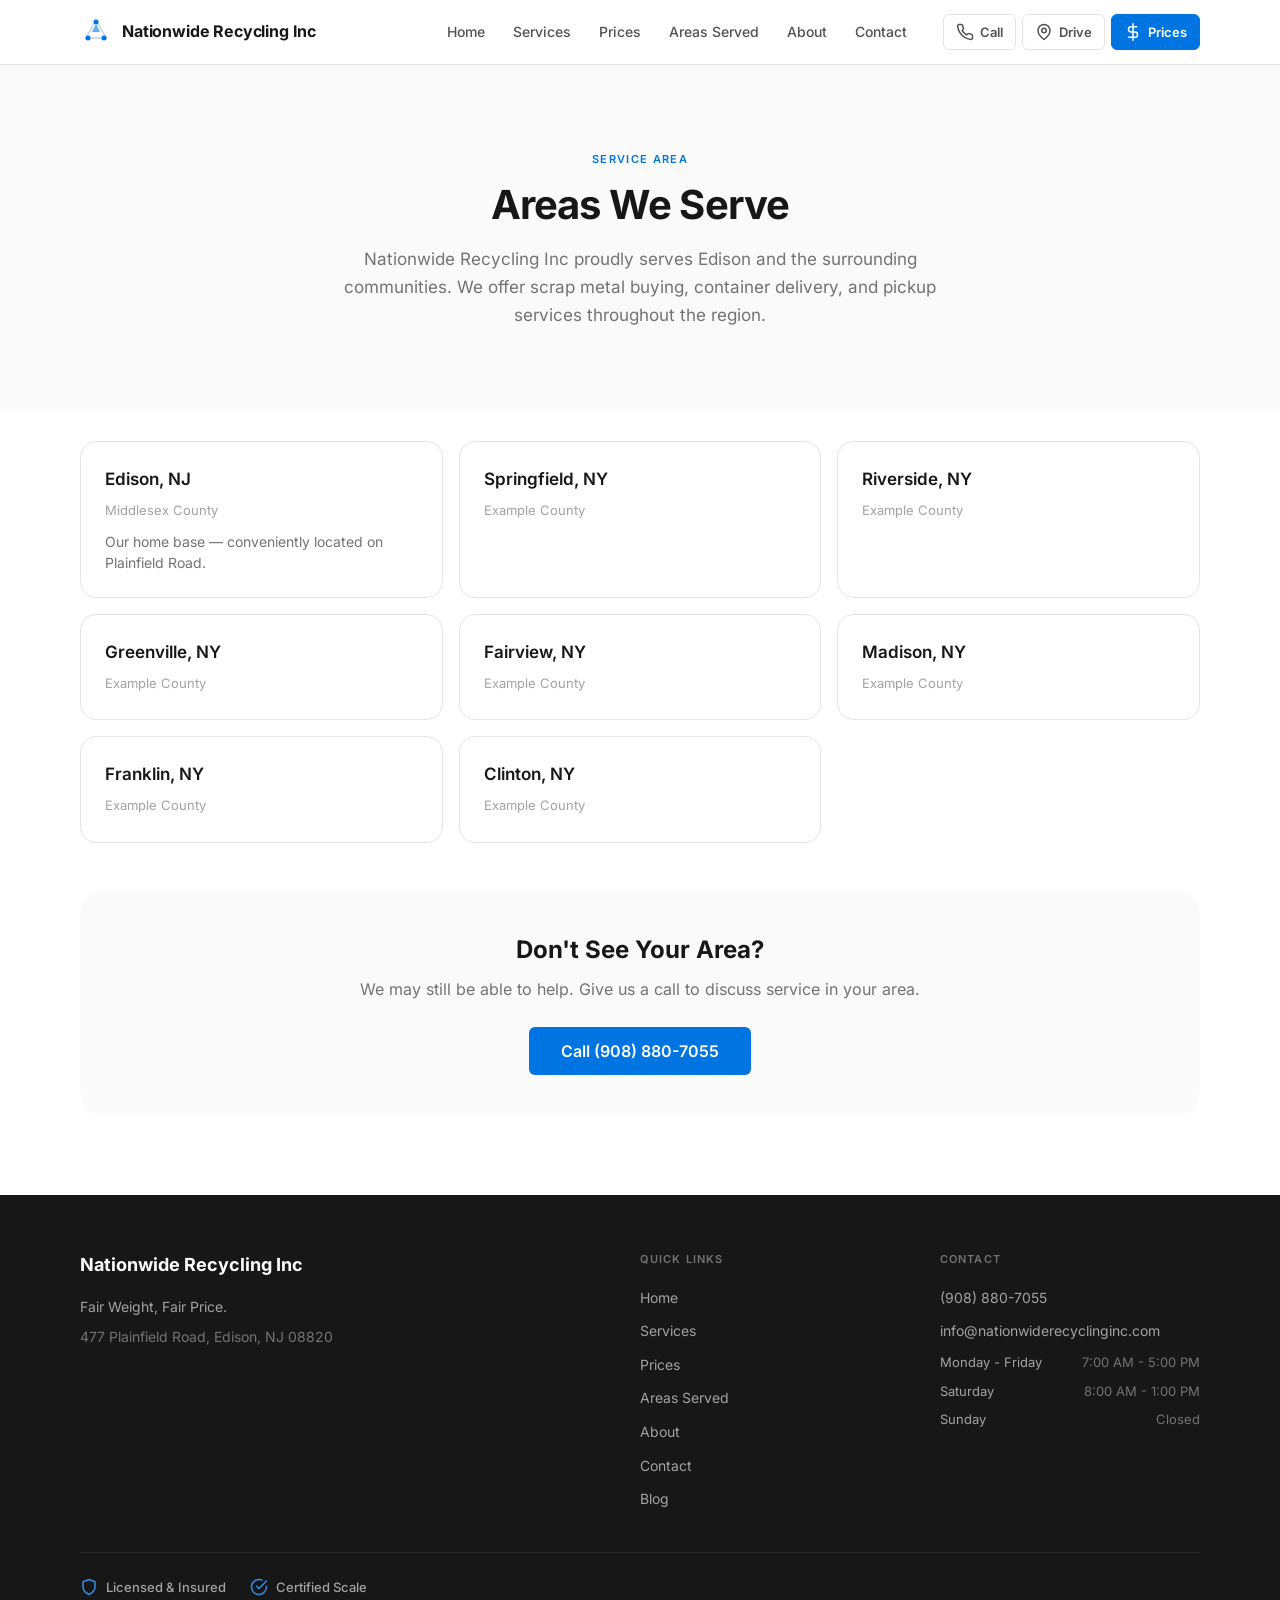
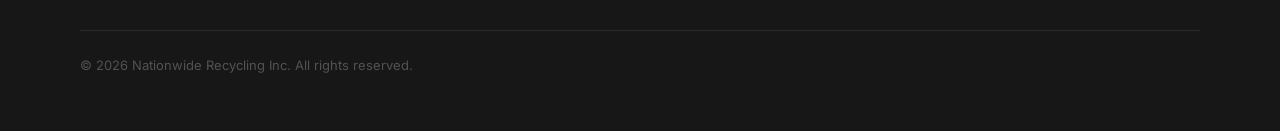
<file: service-areas/index.html>
<!DOCTYPE html><html lang="en"> <head><meta charset="utf-8"><meta name="viewport" content="width=device-width, initial-scale=1"><meta name="generator" content="Astro v6.1.1"><!-- Google Search Console Verification --><!-- Primary SEO --><title>Areas We Serve — Nationwide Recycling Inc</title><meta name="description" content="Nationwide Recycling Inc serves Edison and surrounding communities in NJ. Scrap metal recycling, container service &#38; pickup available in your area."><link rel="canonical" href="https://nationwiderecyclinginc.com/service-areas/"><!-- Open Graph --><meta property="og:type" content="website"><meta property="og:site_name" content="Nationwide Recycling Inc"><meta property="og:title" content="Areas We Serve — Nationwide Recycling Inc"><meta property="og:description" content="Nationwide Recycling Inc serves Edison and surrounding communities in NJ. Scrap metal recycling, container service &#38; pickup available in your area."><meta property="og:url" content="https://nationwiderecyclinginc.com/service-areas/"><meta property="og:image" content="https://nationwiderecyclinginc.com/images/og-default.svg"><meta property="og:image:width" content="1200"><meta property="og:image:height" content="630"><meta property="og:locale" content="en_US"><!-- Twitter Card --><meta name="twitter:card" content="summary_large_image"><meta name="twitter:title" content="Areas We Serve — Nationwide Recycling Inc"><meta name="twitter:description" content="Nationwide Recycling Inc serves Edison and surrounding communities in NJ. Scrap metal recycling, container service &#38; pickup available in your area."><meta name="twitter:image" content="https://nationwiderecyclinginc.com/images/og-default.svg"><!-- Geo Tags --><meta name="geo.placename" content="Edison"><meta name="geo.region" content="US-NJ"><meta name="geo.position" content="40.5209;-74.2675"><meta name="ICBM" content="40.5209, -74.2675"><!-- Favicon --><link rel="icon" type="image/svg+xml" href="/favicon.svg"><link rel="icon" href="/favicon.ico" sizes="any"><link rel="apple-touch-icon" href="/apple-touch-icon.png"><link rel="manifest" href="/site.webmanifest"><!-- JSON-LD: LocalBusiness --><script type="application/ld+json">{"@context":"https://schema.org","@type":"LocalBusiness","name":"Nationwide Recycling Inc","description":"Nationwide Recycling Inc offers the best prices for scrap metal recycling. Fair weight, fair price — every time.","url":"https://nationwiderecyclinginc.com/","telephone":"(908) 880-7055","email":"info@nationwiderecyclinginc.com","image":"https://nationwiderecyclinginc.com/images/og-default.svg","address":{"@type":"PostalAddress","streetAddress":"477 Plainfield Road","addressLocality":"Edison","addressRegion":"NJ","postalCode":"08820","addressCountry":"US"},"openingHoursSpecification":[{"@type":"OpeningHoursSpecification","dayOfWeek":"Monday - Friday","opens":"7:00 AM","closes":"5:00 PM"},{"@type":"OpeningHoursSpecification","dayOfWeek":"Saturday","opens":"8:00 AM","closes":"1:00 PM"}],"geo":{"@type":"GeoCoordinates","latitude":40.5209,"longitude":-74.2675},"foundingDate":"2005","priceRange":"$$","paymentAccepted":"Cash, Check, Wire Transfer","currenciesAccepted":"USD","sameAs":[]}</script><!-- JSON-LD: WebSite --><script type="application/ld+json">{"@context":"https://schema.org","@type":"WebSite","name":"Nationwide Recycling Inc","url":"https://nationwiderecyclinginc.com/"}</script><!-- JSON-LD: BreadcrumbList --><script type="application/ld+json">{"@context":"https://schema.org","@type":"BreadcrumbList","itemListElement":[{"@type":"ListItem","position":1,"name":"Home","item":"https://nationwiderecyclinginc.com/"},{"@type":"ListItem","position":2,"name":"Areas We Serve","item":"https://nationwiderecyclinginc.com/service-areas"}]}</script><!-- JSON-LD: Page-specific schemas --><!-- Google Analytics --><link rel="stylesheet" href="/_astro/Footer.SgbrJCW_.css">
<style>.section-title[data-astro-cid-66rg7cch]{margin-bottom:3rem}.section-title--center[data-astro-cid-66rg7cch]{text-align:center;max-width:640px;margin-inline:auto}.eyebrow[data-astro-cid-66rg7cch]{display:inline-block;font-size:.6875rem;font-weight:600;letter-spacing:.12em;text-transform:uppercase;color:var(--color-primary-500);margin-bottom:.75rem}.heading[data-astro-cid-66rg7cch]{font-size:clamp(1.75rem,3.5vw,2.5rem);font-weight:700;color:var(--color-gray-900);line-height:1.2;letter-spacing:-.02em;margin:0 0 1rem}.subheading[data-astro-cid-66rg7cch]{font-size:1.0625rem;color:var(--color-gray-500);line-height:1.65;margin:0}
.btn[data-astro-cid-6ygtcg62]{display:inline-flex;align-items:center;justify-content:center;gap:.5rem;font-family:var(--font-sans);font-weight:600;text-decoration:none;border:none;cursor:pointer;border-radius:var(--radius-sm);transition:background .15s ease,color .15s ease,box-shadow .15s ease,border-color .15s ease;white-space:nowrap;line-height:1}.btn--sm[data-astro-cid-6ygtcg62]{padding:.5rem 1rem;font-size:.8125rem}.btn--md[data-astro-cid-6ygtcg62]{padding:.75rem 1.5rem;font-size:.9375rem}.btn--lg[data-astro-cid-6ygtcg62]{padding:1rem 2rem;font-size:1rem}.btn--primary[data-astro-cid-6ygtcg62]{background:var(--color-primary-500);color:#fff}.btn--primary[data-astro-cid-6ygtcg62]:hover{background:var(--color-primary-600);box-shadow:0 0 24px #0075e24d}.btn--secondary[data-astro-cid-6ygtcg62]{background:transparent;color:var(--color-gray-700);border:1px solid var(--color-gray-300)}.btn--secondary[data-astro-cid-6ygtcg62]:hover{border-color:var(--color-primary-300);color:var(--color-primary-600);background:var(--color-primary-50)}.btn--ghost[data-astro-cid-6ygtcg62]{background:transparent;color:var(--color-primary-500);padding-inline:0}.btn--ghost[data-astro-cid-6ygtcg62]:hover{color:var(--color-primary-700)}
.page-hero[data-astro-cid-j2qafbxf]{background:var(--color-gray-50);padding-block:var(--spacing-section) 2rem}.areas-content[data-astro-cid-j2qafbxf]{padding-block:2rem var(--spacing-section)}.areas-grid[data-astro-cid-j2qafbxf]{display:grid;grid-template-columns:1fr;gap:1rem}@media(min-width:640px){.areas-grid[data-astro-cid-j2qafbxf]{grid-template-columns:repeat(2,1fr)}}@media(min-width:1024px){.areas-grid[data-astro-cid-j2qafbxf]{grid-template-columns:repeat(3,1fr)}}.area-card[data-astro-cid-j2qafbxf]{background:#fff;border:1px solid var(--color-gray-200);border-radius:var(--radius-lg);padding:1.5rem}.area-name[data-astro-cid-j2qafbxf]{font-size:1.0625rem;font-weight:600;color:var(--color-gray-900);margin:0 0 .25rem}.area-county[data-astro-cid-j2qafbxf]{font-size:.8125rem;color:var(--color-gray-400)}.area-desc[data-astro-cid-j2qafbxf]{font-size:.875rem;color:var(--color-gray-500);line-height:1.5;margin:.5rem 0 0}.areas-cta[data-astro-cid-j2qafbxf]{margin-top:3rem;text-align:center;padding:2.5rem;background:var(--color-gray-50);border-radius:var(--radius-xl)}.areas-cta[data-astro-cid-j2qafbxf] h2[data-astro-cid-j2qafbxf]{font-size:1.5rem;font-weight:700;color:var(--color-gray-900);margin:0 0 .5rem}.areas-cta[data-astro-cid-j2qafbxf] p[data-astro-cid-j2qafbxf]{font-size:1rem;color:var(--color-gray-500);margin:0 0 1.5rem}
</style></head> <body>  <header class="site-header" role="banner" data-astro-cid-qlfjksao> <div class="container header-inner" data-astro-cid-qlfjksao> <!-- Logo --> <a href="/" class="logo" aria-label="Nationwide Recycling Inc — Home" data-astro-cid-qlfjksao> <svg width="32" height="32" viewBox="0 0 32 32" fill="none" xmlns="http://www.w3.org/2000/svg" aria-hidden="true" data-astro-cid-qlfjksao> <path d="M16 4 L26 22 L6 22 Z" stroke="var(--color-primary-500)" stroke-width="1.5" fill="none" opacity="0.3" data-astro-cid-qlfjksao></path> <path d="M16 8 L12 16 L20 16 Z" fill="var(--color-primary-500)" opacity="0.6" data-astro-cid-qlfjksao></path> <circle cx="16" cy="6" r="2.5" fill="var(--color-primary-500)" data-astro-cid-qlfjksao></circle> <circle cx="24" cy="22" r="2.5" fill="var(--color-primary-500)" data-astro-cid-qlfjksao></circle> <circle cx="8" cy="22" r="2.5" fill="var(--color-primary-500)" data-astro-cid-qlfjksao></circle> </svg> <span class="logo-text" data-astro-cid-qlfjksao> <span class="logo-name" data-astro-cid-qlfjksao>Nationwide Recycling Inc</span> </span> </a> <!-- Desktop nav --> <nav class="desktop-nav" aria-label="Main navigation" data-astro-cid-qlfjksao> <ul role="list" data-astro-cid-qlfjksao> <li data-astro-cid-qlfjksao><a href="/" class="nav-link" data-astro-cid-qlfjksao>Home</a></li><li data-astro-cid-qlfjksao><a href="/services" class="nav-link" data-astro-cid-qlfjksao>Services</a></li><li data-astro-cid-qlfjksao><a href="/prices" class="nav-link" data-astro-cid-qlfjksao>Prices</a></li><li data-astro-cid-qlfjksao><a href="/service-areas" class="nav-link" data-astro-cid-qlfjksao>Areas Served</a></li><li data-astro-cid-qlfjksao><a href="/about" class="nav-link" data-astro-cid-qlfjksao>About</a></li><li data-astro-cid-qlfjksao><a href="/contact" class="nav-link" data-astro-cid-qlfjksao>Contact</a></li> </ul> </nav> <!-- Quick action buttons --> <div class="header-actions" data-astro-cid-qlfjksao> <a href="tel:9088807055" class="action-btn" aria-label="Call us" title="Call us" data-astro-cid-qlfjksao> <svg width="18" height="18" viewBox="0 0 24 24" fill="none" stroke="currentColor" stroke-width="2" stroke-linecap="round" stroke-linejoin="round" aria-hidden="true" data-astro-cid-qlfjksao> <path d="M22 16.92v3a2 2 0 0 1-2.18 2 19.79 19.79 0 0 1-8.63-3.07 19.5 19.5 0 0 1-6-6 19.79 19.79 0 0 1-3.07-8.67A2 2 0 0 1 4.11 2h3a2 2 0 0 1 2 1.72c.127.96.361 1.903.7 2.81a2 2 0 0 1-.45 2.11L8.09 9.91a16 16 0 0 0 6 6l1.27-1.27a2 2 0 0 1 2.11-.45c.907.339 1.85.573 2.81.7A2 2 0 0 1 22 16.92z" data-astro-cid-qlfjksao></path> </svg> <span class="action-label" data-astro-cid-qlfjksao>Call</span> </a> <a href="https://maps.google.com/?q=477+Plainfield+Road+Edison+NJ+08820" target="_blank" rel="noopener noreferrer" class="action-btn" aria-label="Get directions" title="Get directions" data-astro-cid-qlfjksao> <svg width="18" height="18" viewBox="0 0 24 24" fill="none" stroke="currentColor" stroke-width="2" stroke-linecap="round" stroke-linejoin="round" aria-hidden="true" data-astro-cid-qlfjksao> <path d="M20 10c0 6-8 12-8 12s-8-6-8-12a8 8 0 0 1 16 0Z" data-astro-cid-qlfjksao></path><circle cx="12" cy="10" r="3" data-astro-cid-qlfjksao></circle> </svg> <span class="action-label" data-astro-cid-qlfjksao>Drive</span> </a> <a href="/prices" class="action-btn action-btn--primary" aria-label="View prices" title="View prices" data-astro-cid-qlfjksao> <svg width="18" height="18" viewBox="0 0 24 24" fill="none" stroke="currentColor" stroke-width="2" stroke-linecap="round" stroke-linejoin="round" aria-hidden="true" data-astro-cid-qlfjksao> <line x1="12" y1="1" x2="12" y2="23" data-astro-cid-qlfjksao></line><path d="M17 5H9.5a3.5 3.5 0 0 0 0 7h5a3.5 3.5 0 0 1 0 7H6" data-astro-cid-qlfjksao></path> </svg> <span class="action-label" data-astro-cid-qlfjksao>Prices</span> </a> </div> <!-- Mobile toggle (CSS-only via checkbox) --> <label class="mobile-toggle" for="mobile-menu-toggle" aria-label="Toggle navigation" data-astro-cid-qlfjksao> <span data-astro-cid-qlfjksao></span> <span data-astro-cid-qlfjksao></span> <span data-astro-cid-qlfjksao></span> </label> </div> <!-- Mobile nav --> <input type="checkbox" id="mobile-menu-toggle" class="mobile-toggle-input" aria-hidden="true" data-astro-cid-qlfjksao> <nav class="mobile-nav" aria-label="Mobile navigation" data-astro-cid-qlfjksao> <ul role="list" data-astro-cid-qlfjksao> <li data-astro-cid-qlfjksao><a href="/" class="mobile-nav-link" data-astro-cid-qlfjksao>Home</a></li><li data-astro-cid-qlfjksao><a href="/services" class="mobile-nav-link" data-astro-cid-qlfjksao>Services</a></li><li data-astro-cid-qlfjksao><a href="/prices" class="mobile-nav-link" data-astro-cid-qlfjksao>Prices</a></li><li data-astro-cid-qlfjksao><a href="/service-areas" class="mobile-nav-link" data-astro-cid-qlfjksao>Areas Served</a></li><li data-astro-cid-qlfjksao><a href="/about" class="mobile-nav-link" data-astro-cid-qlfjksao>About</a></li><li data-astro-cid-qlfjksao><a href="/contact" class="mobile-nav-link" data-astro-cid-qlfjksao>Contact</a></li> <li data-astro-cid-qlfjksao> <a href="tel:9088807055" class="mobile-nav-cta" data-astro-cid-qlfjksao>
Call (908) 880-7055 </a> </li> <li data-astro-cid-qlfjksao> <a href="https://maps.google.com/?q=477+Plainfield+Road+Edison+NJ+08820" target="_blank" rel="noopener noreferrer" class="mobile-nav-link" data-astro-cid-qlfjksao>
Get Directions
</a> </li> </ul> </nav> </header> <main data-astro-cid-j2qafbxf> <div class="page-hero" data-astro-cid-j2qafbxf> <div class="container" data-astro-cid-j2qafbxf> <div class="section-title section-title--center" data-astro-cid-66rg7cch> <span class="eyebrow" data-astro-cid-66rg7cch>Service Area</span> <h1 class="heading" data-astro-cid-66rg7cch>Areas We Serve</h1> <p class="subheading" data-astro-cid-66rg7cch>Nationwide Recycling Inc proudly serves Edison and the surrounding communities. We offer scrap metal buying, container delivery, and pickup services throughout the region.</p> </div> </div> </div> <div class="container areas-content" data-astro-cid-j2qafbxf> <div class="areas-grid" data-astro-cid-j2qafbxf> <div class="area-card" data-astro-cid-j2qafbxf> <h2 class="area-name" data-astro-cid-j2qafbxf>Edison, NJ</h2> <span class="area-county" data-astro-cid-j2qafbxf>Middlesex County</span> <p class="area-desc" data-astro-cid-j2qafbxf>Our home base — conveniently located on Plainfield Road.</p> </div><div class="area-card" data-astro-cid-j2qafbxf> <h2 class="area-name" data-astro-cid-j2qafbxf>Springfield, NY</h2> <span class="area-county" data-astro-cid-j2qafbxf>Example County</span>  </div><div class="area-card" data-astro-cid-j2qafbxf> <h2 class="area-name" data-astro-cid-j2qafbxf>Riverside, NY</h2> <span class="area-county" data-astro-cid-j2qafbxf>Example County</span>  </div><div class="area-card" data-astro-cid-j2qafbxf> <h2 class="area-name" data-astro-cid-j2qafbxf>Greenville, NY</h2> <span class="area-county" data-astro-cid-j2qafbxf>Example County</span>  </div><div class="area-card" data-astro-cid-j2qafbxf> <h2 class="area-name" data-astro-cid-j2qafbxf>Fairview, NY</h2> <span class="area-county" data-astro-cid-j2qafbxf>Example County</span>  </div><div class="area-card" data-astro-cid-j2qafbxf> <h2 class="area-name" data-astro-cid-j2qafbxf>Madison, NY</h2> <span class="area-county" data-astro-cid-j2qafbxf>Example County</span>  </div><div class="area-card" data-astro-cid-j2qafbxf> <h2 class="area-name" data-astro-cid-j2qafbxf>Franklin, NY</h2> <span class="area-county" data-astro-cid-j2qafbxf>Example County</span>  </div><div class="area-card" data-astro-cid-j2qafbxf> <h2 class="area-name" data-astro-cid-j2qafbxf>Clinton, NY</h2> <span class="area-county" data-astro-cid-j2qafbxf>Example County</span>  </div> </div> <div class="areas-cta" data-astro-cid-j2qafbxf> <h2 data-astro-cid-j2qafbxf>Don't See Your Area?</h2> <p data-astro-cid-j2qafbxf>We may still be able to help. Give us a call to discuss service in your area.</p> <a href="tel:9088807055" class="btn btn--primary btn--lg" data-astro-cid-j2qafbxf="true" data-astro-cid-6ygtcg62>
Call (908) 880-7055</a> </div> </div> </main> <footer role="contentinfo" class="site-footer" data-astro-cid-35ed7um5> <div class="container" data-astro-cid-35ed7um5> <div class="footer-grid" data-astro-cid-35ed7um5> <!-- Brand column --> <div class="footer-brand" data-astro-cid-35ed7um5> <a href="/" class="footer-logo" aria-label="Nationwide Recycling Inc — Home" data-astro-cid-35ed7um5> <span class="footer-logo-name" data-astro-cid-35ed7um5>Nationwide Recycling Inc</span> </a> <p class="footer-tagline" data-astro-cid-35ed7um5>Fair Weight, Fair Price.</p> <p class="footer-address" data-astro-cid-35ed7um5>477 Plainfield Road, Edison, NJ 08820</p> </div> <!-- Quick links --> <div class="footer-col" data-astro-cid-35ed7um5> <h3 class="footer-heading" data-astro-cid-35ed7um5>Quick Links</h3> <ul role="list" class="footer-links" data-astro-cid-35ed7um5> <li data-astro-cid-35ed7um5><a href="/" class="footer-link" data-astro-cid-35ed7um5>Home</a></li><li data-astro-cid-35ed7um5><a href="/services" class="footer-link" data-astro-cid-35ed7um5>Services</a></li><li data-astro-cid-35ed7um5><a href="/prices" class="footer-link" data-astro-cid-35ed7um5>Prices</a></li><li data-astro-cid-35ed7um5><a href="/service-areas" class="footer-link" data-astro-cid-35ed7um5>Areas Served</a></li><li data-astro-cid-35ed7um5><a href="/about" class="footer-link" data-astro-cid-35ed7um5>About</a></li><li data-astro-cid-35ed7um5><a href="/contact" class="footer-link" data-astro-cid-35ed7um5>Contact</a></li><li data-astro-cid-35ed7um5><a href="/blog" class="footer-link" data-astro-cid-35ed7um5>Blog</a></li> </ul> </div> <!-- Contact info --> <div class="footer-col" data-astro-cid-35ed7um5> <h3 class="footer-heading" data-astro-cid-35ed7um5>Contact</h3> <ul role="list" class="footer-links" data-astro-cid-35ed7um5> <li data-astro-cid-35ed7um5> <a href="tel:9088807055" class="footer-link" data-astro-cid-35ed7um5> (908) 880-7055 </a> </li> <li data-astro-cid-35ed7um5> <a href="mailto:info@nationwiderecyclinginc.com" class="footer-link" data-astro-cid-35ed7um5> info@nationwiderecyclinginc.com </a> </li> <li class="footer-hours" data-astro-cid-35ed7um5> <span class="hours-days" data-astro-cid-35ed7um5>Monday - Friday</span> <span class="hours-time" data-astro-cid-35ed7um5>7:00 AM - 5:00 PM</span> </li><li class="footer-hours" data-astro-cid-35ed7um5> <span class="hours-days" data-astro-cid-35ed7um5>Saturday</span> <span class="hours-time" data-astro-cid-35ed7um5>8:00 AM - 1:00 PM</span> </li><li class="footer-hours" data-astro-cid-35ed7um5> <span class="hours-days" data-astro-cid-35ed7um5>Sunday</span> <span class="hours-time" data-astro-cid-35ed7um5>Closed</span> </li> </ul> </div> </div> <!-- Trust badges --> <div class="footer-badges" data-astro-cid-35ed7um5> <div class="trust-badge" data-astro-cid-35ed7um5> <svg width="18" height="18" viewBox="0 0 24 24" fill="none" stroke="currentColor" stroke-width="2" stroke-linecap="round" stroke-linejoin="round" aria-hidden="true" data-astro-cid-35ed7um5> <path d="M12 22s8-4 8-10V5l-8-3-8 3v7c0 6 8 10 8 10z" data-astro-cid-35ed7um5></path> </svg>   <span data-astro-cid-35ed7um5>Licensed &amp; Insured</span> </div><div class="trust-badge" data-astro-cid-35ed7um5>  <svg width="18" height="18" viewBox="0 0 24 24" fill="none" stroke="currentColor" stroke-width="2" stroke-linecap="round" stroke-linejoin="round" aria-hidden="true" data-astro-cid-35ed7um5> <path d="M22 11.08V12a10 10 0 1 1-5.93-9.14" data-astro-cid-35ed7um5></path><polyline points="22 4 12 14.01 9 11.01" data-astro-cid-35ed7um5></polyline> </svg>  <span data-astro-cid-35ed7um5>Certified Scale</span> </div> </div> <!-- Bottom bar --> <div class="footer-bottom" data-astro-cid-35ed7um5> <p class="footer-copy" data-astro-cid-35ed7um5>
&copy; 2026 Nationwide Recycling Inc. All rights reserved.
</p> </div> </div> </footer>  </body></html>
</file>
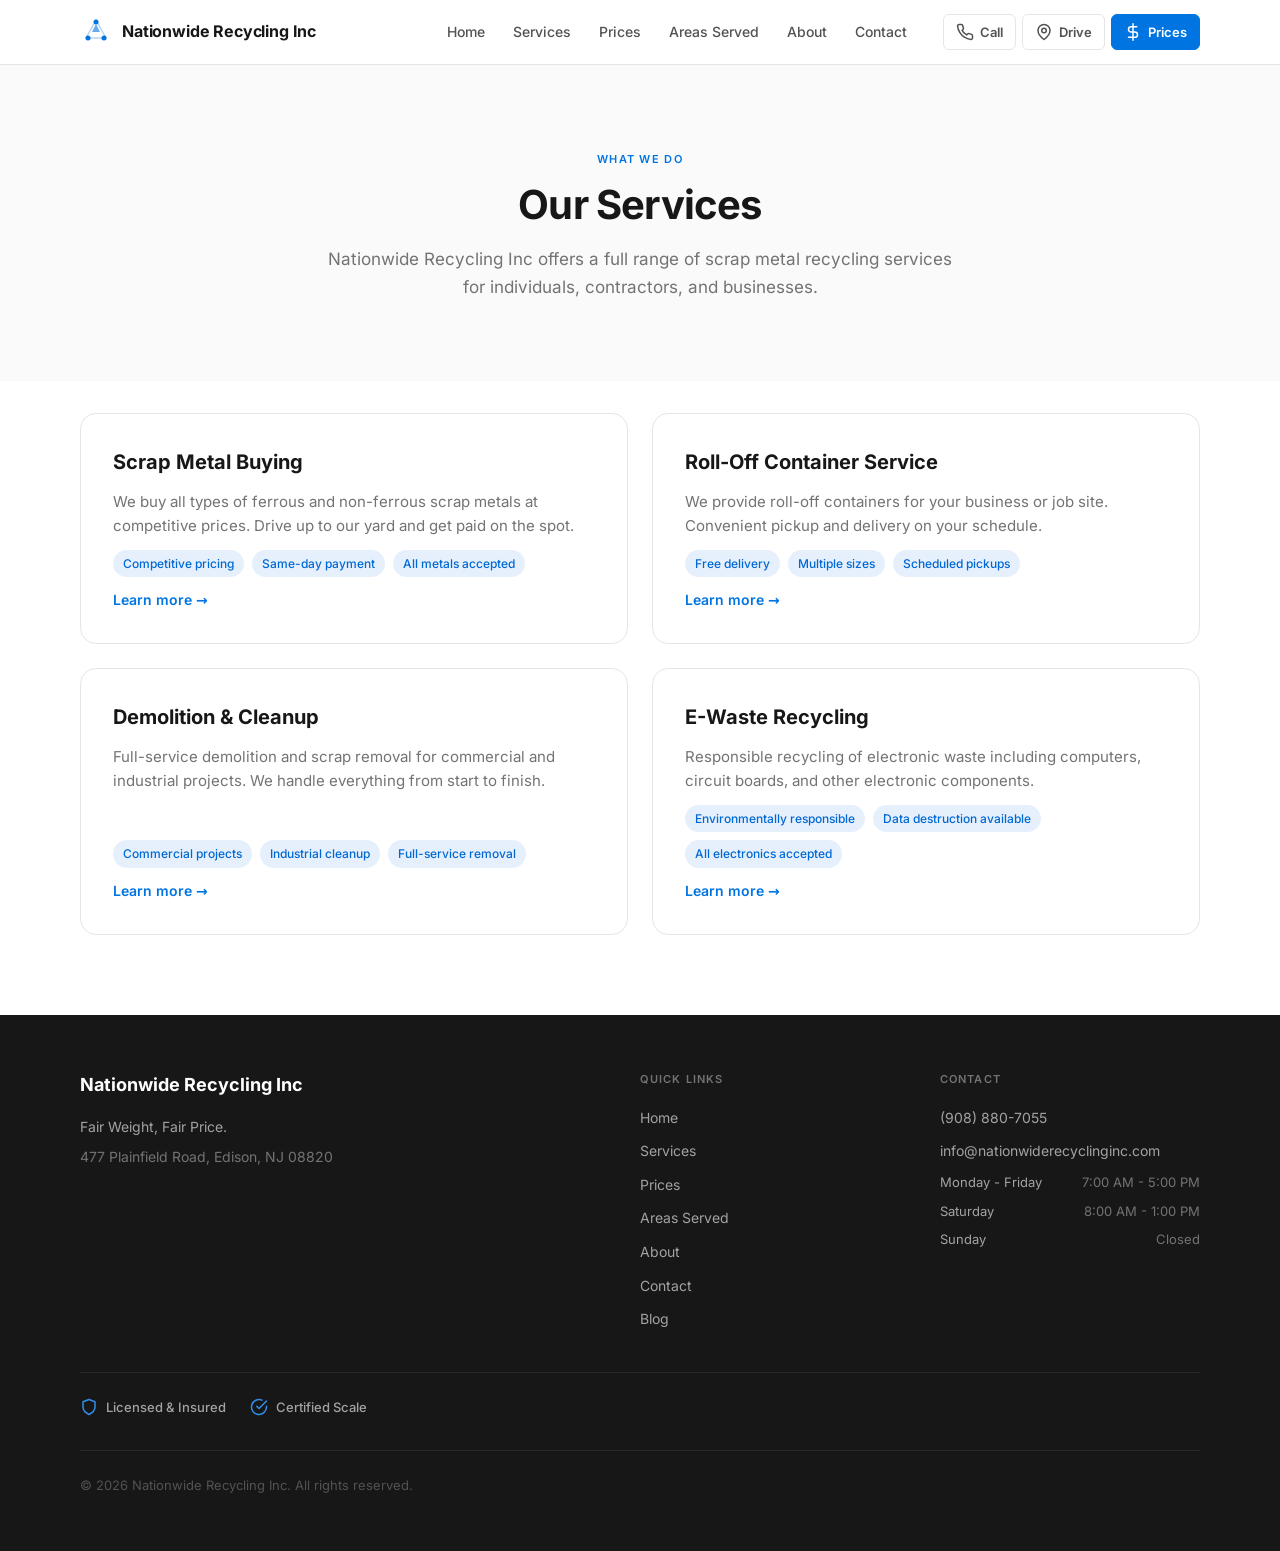
<file: services/index.html>
<!DOCTYPE html><html lang="en"> <head><meta charset="utf-8"><meta name="viewport" content="width=device-width, initial-scale=1"><meta name="generator" content="Astro v6.1.1"><!-- Google Search Console Verification --><!-- Primary SEO --><title>Our Services — Nationwide Recycling Inc</title><meta name="description" content="Scrap metal recycling services at Nationwide Recycling Inc in Edison, NJ. Metal buying, container service, demolition cleanup &#38; e-waste recycling."><link rel="canonical" href="https://nationwiderecyclinginc.com/services/"><!-- Open Graph --><meta property="og:type" content="website"><meta property="og:site_name" content="Nationwide Recycling Inc"><meta property="og:title" content="Our Services — Nationwide Recycling Inc"><meta property="og:description" content="Scrap metal recycling services at Nationwide Recycling Inc in Edison, NJ. Metal buying, container service, demolition cleanup &#38; e-waste recycling."><meta property="og:url" content="https://nationwiderecyclinginc.com/services/"><meta property="og:image" content="https://nationwiderecyclinginc.com/images/og-default.svg"><meta property="og:image:width" content="1200"><meta property="og:image:height" content="630"><meta property="og:locale" content="en_US"><!-- Twitter Card --><meta name="twitter:card" content="summary_large_image"><meta name="twitter:title" content="Our Services — Nationwide Recycling Inc"><meta name="twitter:description" content="Scrap metal recycling services at Nationwide Recycling Inc in Edison, NJ. Metal buying, container service, demolition cleanup &#38; e-waste recycling."><meta name="twitter:image" content="https://nationwiderecyclinginc.com/images/og-default.svg"><!-- Geo Tags --><meta name="geo.placename" content="Edison"><meta name="geo.region" content="US-NJ"><meta name="geo.position" content="40.5209;-74.2675"><meta name="ICBM" content="40.5209, -74.2675"><!-- Favicon --><link rel="icon" type="image/svg+xml" href="/favicon.svg"><link rel="icon" href="/favicon.ico" sizes="any"><link rel="apple-touch-icon" href="/apple-touch-icon.png"><link rel="manifest" href="/site.webmanifest"><!-- JSON-LD: LocalBusiness --><script type="application/ld+json">{"@context":"https://schema.org","@type":"LocalBusiness","name":"Nationwide Recycling Inc","description":"Nationwide Recycling Inc offers the best prices for scrap metal recycling. Fair weight, fair price — every time.","url":"https://nationwiderecyclinginc.com/","telephone":"(908) 880-7055","email":"info@nationwiderecyclinginc.com","image":"https://nationwiderecyclinginc.com/images/og-default.svg","address":{"@type":"PostalAddress","streetAddress":"477 Plainfield Road","addressLocality":"Edison","addressRegion":"NJ","postalCode":"08820","addressCountry":"US"},"openingHoursSpecification":[{"@type":"OpeningHoursSpecification","dayOfWeek":"Monday - Friday","opens":"7:00 AM","closes":"5:00 PM"},{"@type":"OpeningHoursSpecification","dayOfWeek":"Saturday","opens":"8:00 AM","closes":"1:00 PM"}],"geo":{"@type":"GeoCoordinates","latitude":40.5209,"longitude":-74.2675},"foundingDate":"2005","priceRange":"$$","paymentAccepted":"Cash, Check, Wire Transfer","currenciesAccepted":"USD","sameAs":[]}</script><!-- JSON-LD: WebSite --><script type="application/ld+json">{"@context":"https://schema.org","@type":"WebSite","name":"Nationwide Recycling Inc","url":"https://nationwiderecyclinginc.com/"}</script><!-- JSON-LD: BreadcrumbList --><script type="application/ld+json">{"@context":"https://schema.org","@type":"BreadcrumbList","itemListElement":[{"@type":"ListItem","position":1,"name":"Home","item":"https://nationwiderecyclinginc.com/"},{"@type":"ListItem","position":2,"name":"Services","item":"https://nationwiderecyclinginc.com/services"}]}</script><!-- JSON-LD: Page-specific schemas --><!-- Google Analytics --><link rel="stylesheet" href="/_astro/Footer.SgbrJCW_.css">
<style>.section-title[data-astro-cid-66rg7cch]{margin-bottom:3rem}.section-title--center[data-astro-cid-66rg7cch]{text-align:center;max-width:640px;margin-inline:auto}.eyebrow[data-astro-cid-66rg7cch]{display:inline-block;font-size:.6875rem;font-weight:600;letter-spacing:.12em;text-transform:uppercase;color:var(--color-primary-500);margin-bottom:.75rem}.heading[data-astro-cid-66rg7cch]{font-size:clamp(1.75rem,3.5vw,2.5rem);font-weight:700;color:var(--color-gray-900);line-height:1.2;letter-spacing:-.02em;margin:0 0 1rem}.subheading[data-astro-cid-66rg7cch]{font-size:1.0625rem;color:var(--color-gray-500);line-height:1.65;margin:0}
.card[data-astro-cid-dd5txfcy]{background:#fff;border:1px solid var(--color-gray-200);border-radius:var(--radius-lg);padding:2rem}.card--hoverable[data-astro-cid-dd5txfcy]{transition:border-color .2s ease,box-shadow .2s ease,transform .2s ease;cursor:default}.card--hoverable[data-astro-cid-dd5txfcy]:hover{border-color:var(--color-primary-200);box-shadow:var(--shadow-card-hover);transform:translateY(-2px)}
.page-hero[data-astro-cid-52q5xhqt]{background:var(--color-gray-50);padding-block:var(--spacing-section) 2rem}.services-content[data-astro-cid-52q5xhqt]{padding-block:2rem var(--spacing-section)}.services-list[data-astro-cid-52q5xhqt]{display:grid;grid-template-columns:1fr;gap:1.5rem}@media(min-width:768px){.services-list[data-astro-cid-52q5xhqt]{grid-template-columns:repeat(2,1fr)}}.service-link[data-astro-cid-52q5xhqt]{text-decoration:none;color:inherit}.services-list .card{height:100%;display:flex;flex-direction:column;gap:.75rem}.service-title[data-astro-cid-52q5xhqt]{font-size:1.25rem;font-weight:700;color:var(--color-gray-900);margin:0}.service-desc[data-astro-cid-52q5xhqt]{font-size:.9375rem;color:var(--color-gray-500);line-height:1.6;margin:0;flex:1}.service-features[data-astro-cid-52q5xhqt]{list-style:none;padding:0;margin:0;display:flex;flex-wrap:wrap;gap:.5rem}.service-features[data-astro-cid-52q5xhqt] li[data-astro-cid-52q5xhqt]{font-size:.75rem;font-weight:500;color:var(--color-primary-600);background:var(--color-primary-50);padding:.25rem .625rem;border-radius:9999px}.service-more[data-astro-cid-52q5xhqt]{font-size:.875rem;font-weight:600;color:var(--color-primary-500)}
</style></head> <body>  <header class="site-header" role="banner" data-astro-cid-qlfjksao> <div class="container header-inner" data-astro-cid-qlfjksao> <!-- Logo --> <a href="/" class="logo" aria-label="Nationwide Recycling Inc — Home" data-astro-cid-qlfjksao> <svg width="32" height="32" viewBox="0 0 32 32" fill="none" xmlns="http://www.w3.org/2000/svg" aria-hidden="true" data-astro-cid-qlfjksao> <path d="M16 4 L26 22 L6 22 Z" stroke="var(--color-primary-500)" stroke-width="1.5" fill="none" opacity="0.3" data-astro-cid-qlfjksao></path> <path d="M16 8 L12 16 L20 16 Z" fill="var(--color-primary-500)" opacity="0.6" data-astro-cid-qlfjksao></path> <circle cx="16" cy="6" r="2.5" fill="var(--color-primary-500)" data-astro-cid-qlfjksao></circle> <circle cx="24" cy="22" r="2.5" fill="var(--color-primary-500)" data-astro-cid-qlfjksao></circle> <circle cx="8" cy="22" r="2.5" fill="var(--color-primary-500)" data-astro-cid-qlfjksao></circle> </svg> <span class="logo-text" data-astro-cid-qlfjksao> <span class="logo-name" data-astro-cid-qlfjksao>Nationwide Recycling Inc</span> </span> </a> <!-- Desktop nav --> <nav class="desktop-nav" aria-label="Main navigation" data-astro-cid-qlfjksao> <ul role="list" data-astro-cid-qlfjksao> <li data-astro-cid-qlfjksao><a href="/" class="nav-link" data-astro-cid-qlfjksao>Home</a></li><li data-astro-cid-qlfjksao><a href="/services" class="nav-link" data-astro-cid-qlfjksao>Services</a></li><li data-astro-cid-qlfjksao><a href="/prices" class="nav-link" data-astro-cid-qlfjksao>Prices</a></li><li data-astro-cid-qlfjksao><a href="/service-areas" class="nav-link" data-astro-cid-qlfjksao>Areas Served</a></li><li data-astro-cid-qlfjksao><a href="/about" class="nav-link" data-astro-cid-qlfjksao>About</a></li><li data-astro-cid-qlfjksao><a href="/contact" class="nav-link" data-astro-cid-qlfjksao>Contact</a></li> </ul> </nav> <!-- Quick action buttons --> <div class="header-actions" data-astro-cid-qlfjksao> <a href="tel:9088807055" class="action-btn" aria-label="Call us" title="Call us" data-astro-cid-qlfjksao> <svg width="18" height="18" viewBox="0 0 24 24" fill="none" stroke="currentColor" stroke-width="2" stroke-linecap="round" stroke-linejoin="round" aria-hidden="true" data-astro-cid-qlfjksao> <path d="M22 16.92v3a2 2 0 0 1-2.18 2 19.79 19.79 0 0 1-8.63-3.07 19.5 19.5 0 0 1-6-6 19.79 19.79 0 0 1-3.07-8.67A2 2 0 0 1 4.11 2h3a2 2 0 0 1 2 1.72c.127.96.361 1.903.7 2.81a2 2 0 0 1-.45 2.11L8.09 9.91a16 16 0 0 0 6 6l1.27-1.27a2 2 0 0 1 2.11-.45c.907.339 1.85.573 2.81.7A2 2 0 0 1 22 16.92z" data-astro-cid-qlfjksao></path> </svg> <span class="action-label" data-astro-cid-qlfjksao>Call</span> </a> <a href="https://maps.google.com/?q=477+Plainfield+Road+Edison+NJ+08820" target="_blank" rel="noopener noreferrer" class="action-btn" aria-label="Get directions" title="Get directions" data-astro-cid-qlfjksao> <svg width="18" height="18" viewBox="0 0 24 24" fill="none" stroke="currentColor" stroke-width="2" stroke-linecap="round" stroke-linejoin="round" aria-hidden="true" data-astro-cid-qlfjksao> <path d="M20 10c0 6-8 12-8 12s-8-6-8-12a8 8 0 0 1 16 0Z" data-astro-cid-qlfjksao></path><circle cx="12" cy="10" r="3" data-astro-cid-qlfjksao></circle> </svg> <span class="action-label" data-astro-cid-qlfjksao>Drive</span> </a> <a href="/prices" class="action-btn action-btn--primary" aria-label="View prices" title="View prices" data-astro-cid-qlfjksao> <svg width="18" height="18" viewBox="0 0 24 24" fill="none" stroke="currentColor" stroke-width="2" stroke-linecap="round" stroke-linejoin="round" aria-hidden="true" data-astro-cid-qlfjksao> <line x1="12" y1="1" x2="12" y2="23" data-astro-cid-qlfjksao></line><path d="M17 5H9.5a3.5 3.5 0 0 0 0 7h5a3.5 3.5 0 0 1 0 7H6" data-astro-cid-qlfjksao></path> </svg> <span class="action-label" data-astro-cid-qlfjksao>Prices</span> </a> </div> <!-- Mobile toggle (CSS-only via checkbox) --> <label class="mobile-toggle" for="mobile-menu-toggle" aria-label="Toggle navigation" data-astro-cid-qlfjksao> <span data-astro-cid-qlfjksao></span> <span data-astro-cid-qlfjksao></span> <span data-astro-cid-qlfjksao></span> </label> </div> <!-- Mobile nav --> <input type="checkbox" id="mobile-menu-toggle" class="mobile-toggle-input" aria-hidden="true" data-astro-cid-qlfjksao> <nav class="mobile-nav" aria-label="Mobile navigation" data-astro-cid-qlfjksao> <ul role="list" data-astro-cid-qlfjksao> <li data-astro-cid-qlfjksao><a href="/" class="mobile-nav-link" data-astro-cid-qlfjksao>Home</a></li><li data-astro-cid-qlfjksao><a href="/services" class="mobile-nav-link" data-astro-cid-qlfjksao>Services</a></li><li data-astro-cid-qlfjksao><a href="/prices" class="mobile-nav-link" data-astro-cid-qlfjksao>Prices</a></li><li data-astro-cid-qlfjksao><a href="/service-areas" class="mobile-nav-link" data-astro-cid-qlfjksao>Areas Served</a></li><li data-astro-cid-qlfjksao><a href="/about" class="mobile-nav-link" data-astro-cid-qlfjksao>About</a></li><li data-astro-cid-qlfjksao><a href="/contact" class="mobile-nav-link" data-astro-cid-qlfjksao>Contact</a></li> <li data-astro-cid-qlfjksao> <a href="tel:9088807055" class="mobile-nav-cta" data-astro-cid-qlfjksao>
Call (908) 880-7055 </a> </li> <li data-astro-cid-qlfjksao> <a href="https://maps.google.com/?q=477+Plainfield+Road+Edison+NJ+08820" target="_blank" rel="noopener noreferrer" class="mobile-nav-link" data-astro-cid-qlfjksao>
Get Directions
</a> </li> </ul> </nav> </header> <main data-astro-cid-52q5xhqt> <div class="page-hero" data-astro-cid-52q5xhqt> <div class="container" data-astro-cid-52q5xhqt> <div class="section-title section-title--center" data-astro-cid-66rg7cch> <span class="eyebrow" data-astro-cid-66rg7cch>What We Do</span> <h1 class="heading" data-astro-cid-66rg7cch>Our Services</h1> <p class="subheading" data-astro-cid-66rg7cch>Nationwide Recycling Inc offers a full range of scrap metal recycling services for individuals, contractors, and businesses.</p> </div> </div> </div> <div class="container services-content" data-astro-cid-52q5xhqt> <div class="services-list" data-astro-cid-52q5xhqt> <a href="/services/scrap-metal-buying/" class="service-link" data-astro-cid-52q5xhqt> <div class="card card--hoverable" data-astro-cid-dd5txfcy>  <h2 class="service-title" data-astro-cid-52q5xhqt>Scrap Metal Buying</h2> <p class="service-desc" data-astro-cid-52q5xhqt>We buy all types of ferrous and non-ferrous scrap metals at competitive prices. Drive up to our yard and get paid on the spot.</p> <ul class="service-features" data-astro-cid-52q5xhqt> <li data-astro-cid-52q5xhqt>Competitive pricing</li><li data-astro-cid-52q5xhqt>Same-day payment</li><li data-astro-cid-52q5xhqt>All metals accepted</li> </ul><span class="service-more" data-astro-cid-52q5xhqt>Learn more →</span>  </div> </a><a href="/services/container-service/" class="service-link" data-astro-cid-52q5xhqt> <div class="card card--hoverable" data-astro-cid-dd5txfcy>  <h2 class="service-title" data-astro-cid-52q5xhqt>Roll-Off Container Service</h2> <p class="service-desc" data-astro-cid-52q5xhqt>We provide roll-off containers for your business or job site. Convenient pickup and delivery on your schedule.</p> <ul class="service-features" data-astro-cid-52q5xhqt> <li data-astro-cid-52q5xhqt>Free delivery</li><li data-astro-cid-52q5xhqt>Multiple sizes</li><li data-astro-cid-52q5xhqt>Scheduled pickups</li> </ul><span class="service-more" data-astro-cid-52q5xhqt>Learn more →</span>  </div> </a><a href="/services/demolition-cleanup/" class="service-link" data-astro-cid-52q5xhqt> <div class="card card--hoverable" data-astro-cid-dd5txfcy>  <h2 class="service-title" data-astro-cid-52q5xhqt>Demolition &amp; Cleanup</h2> <p class="service-desc" data-astro-cid-52q5xhqt>Full-service demolition and scrap removal for commercial and industrial projects. We handle everything from start to finish.</p> <ul class="service-features" data-astro-cid-52q5xhqt> <li data-astro-cid-52q5xhqt>Commercial projects</li><li data-astro-cid-52q5xhqt>Industrial cleanup</li><li data-astro-cid-52q5xhqt>Full-service removal</li> </ul><span class="service-more" data-astro-cid-52q5xhqt>Learn more →</span>  </div> </a><a href="/services/e-waste-recycling/" class="service-link" data-astro-cid-52q5xhqt> <div class="card card--hoverable" data-astro-cid-dd5txfcy>  <h2 class="service-title" data-astro-cid-52q5xhqt>E-Waste Recycling</h2> <p class="service-desc" data-astro-cid-52q5xhqt>Responsible recycling of electronic waste including computers, circuit boards, and other electronic components.</p> <ul class="service-features" data-astro-cid-52q5xhqt> <li data-astro-cid-52q5xhqt>Environmentally responsible</li><li data-astro-cid-52q5xhqt>Data destruction available</li><li data-astro-cid-52q5xhqt>All electronics accepted</li> </ul><span class="service-more" data-astro-cid-52q5xhqt>Learn more →</span>  </div> </a> </div> </div> </main> <footer role="contentinfo" class="site-footer" data-astro-cid-35ed7um5> <div class="container" data-astro-cid-35ed7um5> <div class="footer-grid" data-astro-cid-35ed7um5> <!-- Brand column --> <div class="footer-brand" data-astro-cid-35ed7um5> <a href="/" class="footer-logo" aria-label="Nationwide Recycling Inc — Home" data-astro-cid-35ed7um5> <span class="footer-logo-name" data-astro-cid-35ed7um5>Nationwide Recycling Inc</span> </a> <p class="footer-tagline" data-astro-cid-35ed7um5>Fair Weight, Fair Price.</p> <p class="footer-address" data-astro-cid-35ed7um5>477 Plainfield Road, Edison, NJ 08820</p> </div> <!-- Quick links --> <div class="footer-col" data-astro-cid-35ed7um5> <h3 class="footer-heading" data-astro-cid-35ed7um5>Quick Links</h3> <ul role="list" class="footer-links" data-astro-cid-35ed7um5> <li data-astro-cid-35ed7um5><a href="/" class="footer-link" data-astro-cid-35ed7um5>Home</a></li><li data-astro-cid-35ed7um5><a href="/services" class="footer-link" data-astro-cid-35ed7um5>Services</a></li><li data-astro-cid-35ed7um5><a href="/prices" class="footer-link" data-astro-cid-35ed7um5>Prices</a></li><li data-astro-cid-35ed7um5><a href="/service-areas" class="footer-link" data-astro-cid-35ed7um5>Areas Served</a></li><li data-astro-cid-35ed7um5><a href="/about" class="footer-link" data-astro-cid-35ed7um5>About</a></li><li data-astro-cid-35ed7um5><a href="/contact" class="footer-link" data-astro-cid-35ed7um5>Contact</a></li><li data-astro-cid-35ed7um5><a href="/blog" class="footer-link" data-astro-cid-35ed7um5>Blog</a></li> </ul> </div> <!-- Contact info --> <div class="footer-col" data-astro-cid-35ed7um5> <h3 class="footer-heading" data-astro-cid-35ed7um5>Contact</h3> <ul role="list" class="footer-links" data-astro-cid-35ed7um5> <li data-astro-cid-35ed7um5> <a href="tel:9088807055" class="footer-link" data-astro-cid-35ed7um5> (908) 880-7055 </a> </li> <li data-astro-cid-35ed7um5> <a href="mailto:info@nationwiderecyclinginc.com" class="footer-link" data-astro-cid-35ed7um5> info@nationwiderecyclinginc.com </a> </li> <li class="footer-hours" data-astro-cid-35ed7um5> <span class="hours-days" data-astro-cid-35ed7um5>Monday - Friday</span> <span class="hours-time" data-astro-cid-35ed7um5>7:00 AM - 5:00 PM</span> </li><li class="footer-hours" data-astro-cid-35ed7um5> <span class="hours-days" data-astro-cid-35ed7um5>Saturday</span> <span class="hours-time" data-astro-cid-35ed7um5>8:00 AM - 1:00 PM</span> </li><li class="footer-hours" data-astro-cid-35ed7um5> <span class="hours-days" data-astro-cid-35ed7um5>Sunday</span> <span class="hours-time" data-astro-cid-35ed7um5>Closed</span> </li> </ul> </div> </div> <!-- Trust badges --> <div class="footer-badges" data-astro-cid-35ed7um5> <div class="trust-badge" data-astro-cid-35ed7um5> <svg width="18" height="18" viewBox="0 0 24 24" fill="none" stroke="currentColor" stroke-width="2" stroke-linecap="round" stroke-linejoin="round" aria-hidden="true" data-astro-cid-35ed7um5> <path d="M12 22s8-4 8-10V5l-8-3-8 3v7c0 6 8 10 8 10z" data-astro-cid-35ed7um5></path> </svg>   <span data-astro-cid-35ed7um5>Licensed &amp; Insured</span> </div><div class="trust-badge" data-astro-cid-35ed7um5>  <svg width="18" height="18" viewBox="0 0 24 24" fill="none" stroke="currentColor" stroke-width="2" stroke-linecap="round" stroke-linejoin="round" aria-hidden="true" data-astro-cid-35ed7um5> <path d="M22 11.08V12a10 10 0 1 1-5.93-9.14" data-astro-cid-35ed7um5></path><polyline points="22 4 12 14.01 9 11.01" data-astro-cid-35ed7um5></polyline> </svg>  <span data-astro-cid-35ed7um5>Certified Scale</span> </div> </div> <!-- Bottom bar --> <div class="footer-bottom" data-astro-cid-35ed7um5> <p class="footer-copy" data-astro-cid-35ed7um5>
&copy; 2026 Nationwide Recycling Inc. All rights reserved.
</p> </div> </div> </footer>  </body></html>
</file>
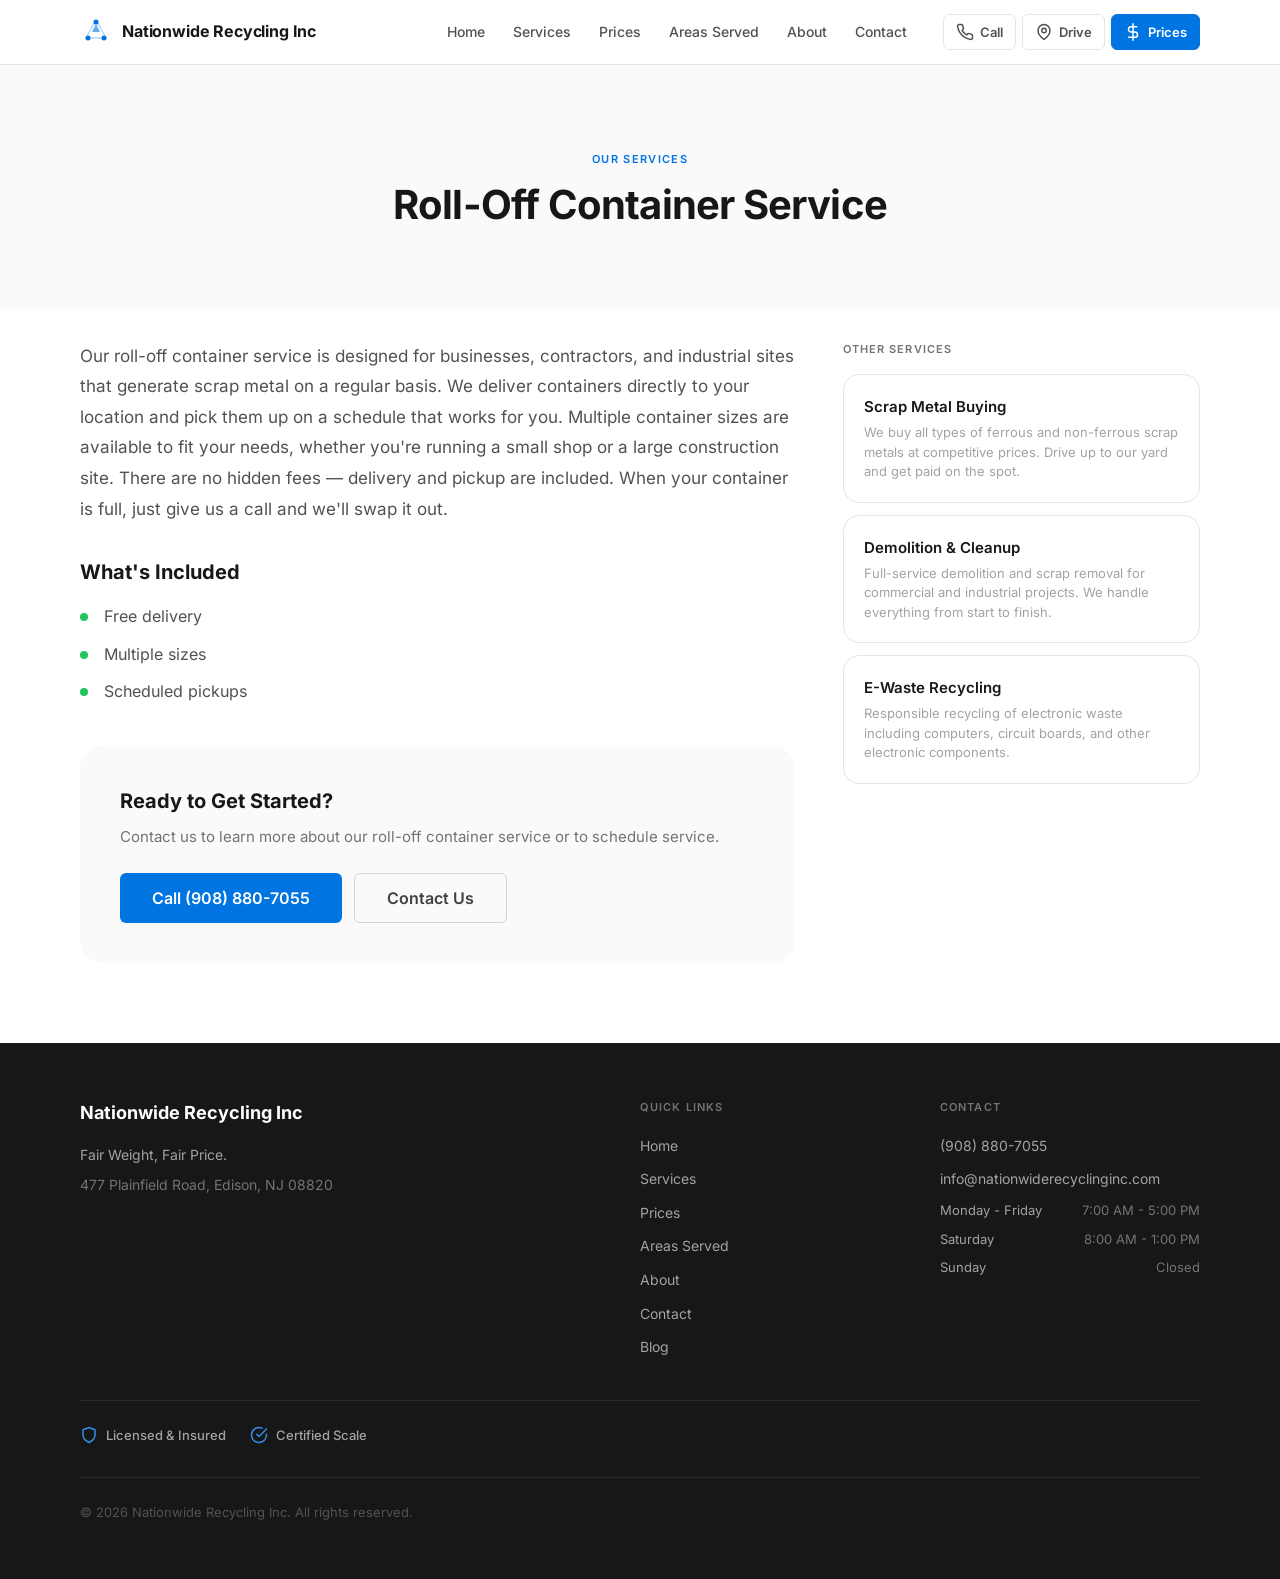
<file: services/container-service/index.html>
<!DOCTYPE html><html lang="en"> <head><meta charset="utf-8"><meta name="viewport" content="width=device-width, initial-scale=1"><meta name="generator" content="Astro v6.1.1"><!-- Google Search Console Verification --><!-- Primary SEO --><title>Roll-Off Container Service — Nationwide Recycling Inc</title><meta name="description" content="Roll-off container service for scrap metal collection. Free delivery, multiple sizes, and flexible pickup schedules. Nationwide Recycling Inc."><link rel="canonical" href="https://nationwiderecyclinginc.com/services/container-service/"><!-- Open Graph --><meta property="og:type" content="website"><meta property="og:site_name" content="Nationwide Recycling Inc"><meta property="og:title" content="Roll-Off Container Service — Nationwide Recycling Inc"><meta property="og:description" content="Roll-off container service for scrap metal collection. Free delivery, multiple sizes, and flexible pickup schedules. Nationwide Recycling Inc."><meta property="og:url" content="https://nationwiderecyclinginc.com/services/container-service/"><meta property="og:image" content="https://nationwiderecyclinginc.com/images/og-default.svg"><meta property="og:image:width" content="1200"><meta property="og:image:height" content="630"><meta property="og:locale" content="en_US"><!-- Twitter Card --><meta name="twitter:card" content="summary_large_image"><meta name="twitter:title" content="Roll-Off Container Service — Nationwide Recycling Inc"><meta name="twitter:description" content="Roll-off container service for scrap metal collection. Free delivery, multiple sizes, and flexible pickup schedules. Nationwide Recycling Inc."><meta name="twitter:image" content="https://nationwiderecyclinginc.com/images/og-default.svg"><!-- Geo Tags --><meta name="geo.placename" content="Edison"><meta name="geo.region" content="US-NJ"><meta name="geo.position" content="40.5209;-74.2675"><meta name="ICBM" content="40.5209, -74.2675"><!-- Favicon --><link rel="icon" type="image/svg+xml" href="/favicon.svg"><link rel="icon" href="/favicon.ico" sizes="any"><link rel="apple-touch-icon" href="/apple-touch-icon.png"><link rel="manifest" href="/site.webmanifest"><!-- JSON-LD: LocalBusiness --><script type="application/ld+json">{"@context":"https://schema.org","@type":"LocalBusiness","name":"Nationwide Recycling Inc","description":"Nationwide Recycling Inc offers the best prices for scrap metal recycling. Fair weight, fair price — every time.","url":"https://nationwiderecyclinginc.com/","telephone":"(908) 880-7055","email":"info@nationwiderecyclinginc.com","image":"https://nationwiderecyclinginc.com/images/og-default.svg","address":{"@type":"PostalAddress","streetAddress":"477 Plainfield Road","addressLocality":"Edison","addressRegion":"NJ","postalCode":"08820","addressCountry":"US"},"openingHoursSpecification":[{"@type":"OpeningHoursSpecification","dayOfWeek":"Monday - Friday","opens":"7:00 AM","closes":"5:00 PM"},{"@type":"OpeningHoursSpecification","dayOfWeek":"Saturday","opens":"8:00 AM","closes":"1:00 PM"}],"geo":{"@type":"GeoCoordinates","latitude":40.5209,"longitude":-74.2675},"foundingDate":"2005","priceRange":"$$","paymentAccepted":"Cash, Check, Wire Transfer","currenciesAccepted":"USD","sameAs":[]}</script><!-- JSON-LD: WebSite --><script type="application/ld+json">{"@context":"https://schema.org","@type":"WebSite","name":"Nationwide Recycling Inc","url":"https://nationwiderecyclinginc.com/"}</script><!-- JSON-LD: BreadcrumbList --><script type="application/ld+json">{"@context":"https://schema.org","@type":"BreadcrumbList","itemListElement":[{"@type":"ListItem","position":1,"name":"Home","item":"https://nationwiderecyclinginc.com/"},{"@type":"ListItem","position":2,"name":"Services","item":"https://nationwiderecyclinginc.com/services"},{"@type":"ListItem","position":3,"name":"Roll-Off Container Service","item":"https://nationwiderecyclinginc.com/services/container-service"}]}</script><!-- JSON-LD: Page-specific schemas --><!-- Google Analytics --><link rel="stylesheet" href="/_astro/Footer.SgbrJCW_.css">
<style>.section-title[data-astro-cid-66rg7cch]{margin-bottom:3rem}.section-title--center[data-astro-cid-66rg7cch]{text-align:center;max-width:640px;margin-inline:auto}.eyebrow[data-astro-cid-66rg7cch]{display:inline-block;font-size:.6875rem;font-weight:600;letter-spacing:.12em;text-transform:uppercase;color:var(--color-primary-500);margin-bottom:.75rem}.heading[data-astro-cid-66rg7cch]{font-size:clamp(1.75rem,3.5vw,2.5rem);font-weight:700;color:var(--color-gray-900);line-height:1.2;letter-spacing:-.02em;margin:0 0 1rem}.subheading[data-astro-cid-66rg7cch]{font-size:1.0625rem;color:var(--color-gray-500);line-height:1.65;margin:0}
.btn[data-astro-cid-6ygtcg62]{display:inline-flex;align-items:center;justify-content:center;gap:.5rem;font-family:var(--font-sans);font-weight:600;text-decoration:none;border:none;cursor:pointer;border-radius:var(--radius-sm);transition:background .15s ease,color .15s ease,box-shadow .15s ease,border-color .15s ease;white-space:nowrap;line-height:1}.btn--sm[data-astro-cid-6ygtcg62]{padding:.5rem 1rem;font-size:.8125rem}.btn--md[data-astro-cid-6ygtcg62]{padding:.75rem 1.5rem;font-size:.9375rem}.btn--lg[data-astro-cid-6ygtcg62]{padding:1rem 2rem;font-size:1rem}.btn--primary[data-astro-cid-6ygtcg62]{background:var(--color-primary-500);color:#fff}.btn--primary[data-astro-cid-6ygtcg62]:hover{background:var(--color-primary-600);box-shadow:0 0 24px #0075e24d}.btn--secondary[data-astro-cid-6ygtcg62]{background:transparent;color:var(--color-gray-700);border:1px solid var(--color-gray-300)}.btn--secondary[data-astro-cid-6ygtcg62]:hover{border-color:var(--color-primary-300);color:var(--color-primary-600);background:var(--color-primary-50)}.btn--ghost[data-astro-cid-6ygtcg62]{background:transparent;color:var(--color-primary-500);padding-inline:0}.btn--ghost[data-astro-cid-6ygtcg62]:hover{color:var(--color-primary-700)}
.page-hero[data-astro-cid-3fxtnocf]{background:var(--color-gray-50);padding-block:var(--spacing-section) 2rem}.service-content[data-astro-cid-3fxtnocf]{padding-block:2rem var(--spacing-section);display:grid;grid-template-columns:1fr;gap:3rem}@media(min-width:1024px){.service-content[data-astro-cid-3fxtnocf]{grid-template-columns:2fr 1fr}}.service-long-desc[data-astro-cid-3fxtnocf]{font-size:1.0625rem;color:var(--color-gray-600);line-height:1.8;margin:0 0 2rem}.features-section[data-astro-cid-3fxtnocf]{margin-bottom:2.5rem}.features-section[data-astro-cid-3fxtnocf] h2[data-astro-cid-3fxtnocf]{font-size:1.25rem;font-weight:700;color:var(--color-gray-900);margin:0 0 1rem}.features-list[data-astro-cid-3fxtnocf]{list-style:none;padding:0;margin:0;display:flex;flex-direction:column;gap:.75rem}.features-list[data-astro-cid-3fxtnocf] li[data-astro-cid-3fxtnocf]{font-size:1rem;color:var(--color-gray-600);padding-left:1.5rem;position:relative}.features-list[data-astro-cid-3fxtnocf] li[data-astro-cid-3fxtnocf]:before{content:"";position:absolute;left:0;top:.55em;width:8px;height:8px;border-radius:50%;background:var(--color-accent-500)}.service-cta[data-astro-cid-3fxtnocf]{background:var(--color-gray-50);border-radius:var(--radius-xl);padding:2.5rem}.service-cta[data-astro-cid-3fxtnocf] h2[data-astro-cid-3fxtnocf]{font-size:1.25rem;font-weight:700;color:var(--color-gray-900);margin:0 0 .5rem}.service-cta[data-astro-cid-3fxtnocf] p[data-astro-cid-3fxtnocf]{font-size:.9375rem;color:var(--color-gray-500);margin:0 0 1.5rem;line-height:1.6}.cta-buttons[data-astro-cid-3fxtnocf]{display:flex;flex-wrap:wrap;gap:.75rem}.sidebar-heading[data-astro-cid-3fxtnocf]{font-size:.6875rem;font-weight:600;letter-spacing:.1em;text-transform:uppercase;color:var(--color-gray-500);margin:0 0 1rem}.other-services[data-astro-cid-3fxtnocf]{display:flex;flex-direction:column;gap:.75rem}.other-service-link[data-astro-cid-3fxtnocf]{display:block;padding:1.25rem;background:#fff;border:1px solid var(--color-gray-200);border-radius:var(--radius-lg);text-decoration:none;transition:border-color .15s ease,box-shadow .15s ease}.other-service-link[data-astro-cid-3fxtnocf]:hover{border-color:var(--color-primary-200);box-shadow:var(--shadow-card)}.other-service-title[data-astro-cid-3fxtnocf]{display:block;font-size:.9375rem;font-weight:600;color:var(--color-gray-900);margin-bottom:.25rem}.other-service-desc[data-astro-cid-3fxtnocf]{display:block;font-size:.8125rem;color:var(--color-gray-400);line-height:1.5}
</style></head> <body>  <header class="site-header" role="banner" data-astro-cid-qlfjksao> <div class="container header-inner" data-astro-cid-qlfjksao> <!-- Logo --> <a href="/" class="logo" aria-label="Nationwide Recycling Inc — Home" data-astro-cid-qlfjksao> <svg width="32" height="32" viewBox="0 0 32 32" fill="none" xmlns="http://www.w3.org/2000/svg" aria-hidden="true" data-astro-cid-qlfjksao> <path d="M16 4 L26 22 L6 22 Z" stroke="var(--color-primary-500)" stroke-width="1.5" fill="none" opacity="0.3" data-astro-cid-qlfjksao></path> <path d="M16 8 L12 16 L20 16 Z" fill="var(--color-primary-500)" opacity="0.6" data-astro-cid-qlfjksao></path> <circle cx="16" cy="6" r="2.5" fill="var(--color-primary-500)" data-astro-cid-qlfjksao></circle> <circle cx="24" cy="22" r="2.5" fill="var(--color-primary-500)" data-astro-cid-qlfjksao></circle> <circle cx="8" cy="22" r="2.5" fill="var(--color-primary-500)" data-astro-cid-qlfjksao></circle> </svg> <span class="logo-text" data-astro-cid-qlfjksao> <span class="logo-name" data-astro-cid-qlfjksao>Nationwide Recycling Inc</span> </span> </a> <!-- Desktop nav --> <nav class="desktop-nav" aria-label="Main navigation" data-astro-cid-qlfjksao> <ul role="list" data-astro-cid-qlfjksao> <li data-astro-cid-qlfjksao><a href="/" class="nav-link" data-astro-cid-qlfjksao>Home</a></li><li data-astro-cid-qlfjksao><a href="/services" class="nav-link" data-astro-cid-qlfjksao>Services</a></li><li data-astro-cid-qlfjksao><a href="/prices" class="nav-link" data-astro-cid-qlfjksao>Prices</a></li><li data-astro-cid-qlfjksao><a href="/service-areas" class="nav-link" data-astro-cid-qlfjksao>Areas Served</a></li><li data-astro-cid-qlfjksao><a href="/about" class="nav-link" data-astro-cid-qlfjksao>About</a></li><li data-astro-cid-qlfjksao><a href="/contact" class="nav-link" data-astro-cid-qlfjksao>Contact</a></li> </ul> </nav> <!-- Quick action buttons --> <div class="header-actions" data-astro-cid-qlfjksao> <a href="tel:9088807055" class="action-btn" aria-label="Call us" title="Call us" data-astro-cid-qlfjksao> <svg width="18" height="18" viewBox="0 0 24 24" fill="none" stroke="currentColor" stroke-width="2" stroke-linecap="round" stroke-linejoin="round" aria-hidden="true" data-astro-cid-qlfjksao> <path d="M22 16.92v3a2 2 0 0 1-2.18 2 19.79 19.79 0 0 1-8.63-3.07 19.5 19.5 0 0 1-6-6 19.79 19.79 0 0 1-3.07-8.67A2 2 0 0 1 4.11 2h3a2 2 0 0 1 2 1.72c.127.96.361 1.903.7 2.81a2 2 0 0 1-.45 2.11L8.09 9.91a16 16 0 0 0 6 6l1.27-1.27a2 2 0 0 1 2.11-.45c.907.339 1.85.573 2.81.7A2 2 0 0 1 22 16.92z" data-astro-cid-qlfjksao></path> </svg> <span class="action-label" data-astro-cid-qlfjksao>Call</span> </a> <a href="https://maps.google.com/?q=477+Plainfield+Road+Edison+NJ+08820" target="_blank" rel="noopener noreferrer" class="action-btn" aria-label="Get directions" title="Get directions" data-astro-cid-qlfjksao> <svg width="18" height="18" viewBox="0 0 24 24" fill="none" stroke="currentColor" stroke-width="2" stroke-linecap="round" stroke-linejoin="round" aria-hidden="true" data-astro-cid-qlfjksao> <path d="M20 10c0 6-8 12-8 12s-8-6-8-12a8 8 0 0 1 16 0Z" data-astro-cid-qlfjksao></path><circle cx="12" cy="10" r="3" data-astro-cid-qlfjksao></circle> </svg> <span class="action-label" data-astro-cid-qlfjksao>Drive</span> </a> <a href="/prices" class="action-btn action-btn--primary" aria-label="View prices" title="View prices" data-astro-cid-qlfjksao> <svg width="18" height="18" viewBox="0 0 24 24" fill="none" stroke="currentColor" stroke-width="2" stroke-linecap="round" stroke-linejoin="round" aria-hidden="true" data-astro-cid-qlfjksao> <line x1="12" y1="1" x2="12" y2="23" data-astro-cid-qlfjksao></line><path d="M17 5H9.5a3.5 3.5 0 0 0 0 7h5a3.5 3.5 0 0 1 0 7H6" data-astro-cid-qlfjksao></path> </svg> <span class="action-label" data-astro-cid-qlfjksao>Prices</span> </a> </div> <!-- Mobile toggle (CSS-only via checkbox) --> <label class="mobile-toggle" for="mobile-menu-toggle" aria-label="Toggle navigation" data-astro-cid-qlfjksao> <span data-astro-cid-qlfjksao></span> <span data-astro-cid-qlfjksao></span> <span data-astro-cid-qlfjksao></span> </label> </div> <!-- Mobile nav --> <input type="checkbox" id="mobile-menu-toggle" class="mobile-toggle-input" aria-hidden="true" data-astro-cid-qlfjksao> <nav class="mobile-nav" aria-label="Mobile navigation" data-astro-cid-qlfjksao> <ul role="list" data-astro-cid-qlfjksao> <li data-astro-cid-qlfjksao><a href="/" class="mobile-nav-link" data-astro-cid-qlfjksao>Home</a></li><li data-astro-cid-qlfjksao><a href="/services" class="mobile-nav-link" data-astro-cid-qlfjksao>Services</a></li><li data-astro-cid-qlfjksao><a href="/prices" class="mobile-nav-link" data-astro-cid-qlfjksao>Prices</a></li><li data-astro-cid-qlfjksao><a href="/service-areas" class="mobile-nav-link" data-astro-cid-qlfjksao>Areas Served</a></li><li data-astro-cid-qlfjksao><a href="/about" class="mobile-nav-link" data-astro-cid-qlfjksao>About</a></li><li data-astro-cid-qlfjksao><a href="/contact" class="mobile-nav-link" data-astro-cid-qlfjksao>Contact</a></li> <li data-astro-cid-qlfjksao> <a href="tel:9088807055" class="mobile-nav-cta" data-astro-cid-qlfjksao>
Call (908) 880-7055 </a> </li> <li data-astro-cid-qlfjksao> <a href="https://maps.google.com/?q=477+Plainfield+Road+Edison+NJ+08820" target="_blank" rel="noopener noreferrer" class="mobile-nav-link" data-astro-cid-qlfjksao>
Get Directions
</a> </li> </ul> </nav> </header> <main data-astro-cid-3fxtnocf> <div class="page-hero" data-astro-cid-3fxtnocf> <div class="container" data-astro-cid-3fxtnocf> <div class="section-title section-title--center" data-astro-cid-66rg7cch> <span class="eyebrow" data-astro-cid-66rg7cch>Our Services</span> <h1 class="heading" data-astro-cid-66rg7cch>Roll-Off Container Service</h1>  </div> </div> </div> <div class="container service-content" data-astro-cid-3fxtnocf> <div class="service-body" data-astro-cid-3fxtnocf> <p class="service-long-desc" data-astro-cid-3fxtnocf> Our roll-off container service is designed for businesses, contractors, and industrial sites that generate scrap metal on a regular basis. We deliver containers directly to your location and pick them up on a schedule that works for you. Multiple container sizes are available to fit your needs, whether you&#39;re running a small shop or a large construction site. There are no hidden fees — delivery and pickup are included. When your container is full, just give us a call and we&#39;ll swap it out. </p> <div class="features-section" data-astro-cid-3fxtnocf> <h2 data-astro-cid-3fxtnocf>What's Included</h2> <ul class="features-list" data-astro-cid-3fxtnocf> <li data-astro-cid-3fxtnocf>Free delivery</li><li data-astro-cid-3fxtnocf>Multiple sizes</li><li data-astro-cid-3fxtnocf>Scheduled pickups</li> </ul> </div> <div class="service-cta" data-astro-cid-3fxtnocf> <h2 data-astro-cid-3fxtnocf>Ready to Get Started?</h2> <p data-astro-cid-3fxtnocf>Contact us to learn more about our roll-off container service or to schedule service.</p> <div class="cta-buttons" data-astro-cid-3fxtnocf> <a href="tel:9088807055" class="btn btn--primary btn--lg" data-astro-cid-3fxtnocf="true" data-astro-cid-6ygtcg62>
Call (908) 880-7055</a> <a href="/contact" class="btn btn--secondary btn--lg" data-astro-cid-3fxtnocf="true" data-astro-cid-6ygtcg62>
Contact Us
</a> </div> </div> </div> <aside class="service-sidebar" data-astro-cid-3fxtnocf> <h2 class="sidebar-heading" data-astro-cid-3fxtnocf>Other Services</h2> <div class="other-services" data-astro-cid-3fxtnocf> <a href="/services/scrap-metal-buying/" class="other-service-link" data-astro-cid-3fxtnocf> <span class="other-service-title" data-astro-cid-3fxtnocf>Scrap Metal Buying</span> <span class="other-service-desc" data-astro-cid-3fxtnocf>We buy all types of ferrous and non-ferrous scrap metals at competitive prices. Drive up to our yard and get paid on the spot.</span> </a><a href="/services/demolition-cleanup/" class="other-service-link" data-astro-cid-3fxtnocf> <span class="other-service-title" data-astro-cid-3fxtnocf>Demolition &amp; Cleanup</span> <span class="other-service-desc" data-astro-cid-3fxtnocf>Full-service demolition and scrap removal for commercial and industrial projects. We handle everything from start to finish.</span> </a><a href="/services/e-waste-recycling/" class="other-service-link" data-astro-cid-3fxtnocf> <span class="other-service-title" data-astro-cid-3fxtnocf>E-Waste Recycling</span> <span class="other-service-desc" data-astro-cid-3fxtnocf>Responsible recycling of electronic waste including computers, circuit boards, and other electronic components.</span> </a> </div> </aside> </div> </main> <footer role="contentinfo" class="site-footer" data-astro-cid-35ed7um5> <div class="container" data-astro-cid-35ed7um5> <div class="footer-grid" data-astro-cid-35ed7um5> <!-- Brand column --> <div class="footer-brand" data-astro-cid-35ed7um5> <a href="/" class="footer-logo" aria-label="Nationwide Recycling Inc — Home" data-astro-cid-35ed7um5> <span class="footer-logo-name" data-astro-cid-35ed7um5>Nationwide Recycling Inc</span> </a> <p class="footer-tagline" data-astro-cid-35ed7um5>Fair Weight, Fair Price.</p> <p class="footer-address" data-astro-cid-35ed7um5>477 Plainfield Road, Edison, NJ 08820</p> </div> <!-- Quick links --> <div class="footer-col" data-astro-cid-35ed7um5> <h3 class="footer-heading" data-astro-cid-35ed7um5>Quick Links</h3> <ul role="list" class="footer-links" data-astro-cid-35ed7um5> <li data-astro-cid-35ed7um5><a href="/" class="footer-link" data-astro-cid-35ed7um5>Home</a></li><li data-astro-cid-35ed7um5><a href="/services" class="footer-link" data-astro-cid-35ed7um5>Services</a></li><li data-astro-cid-35ed7um5><a href="/prices" class="footer-link" data-astro-cid-35ed7um5>Prices</a></li><li data-astro-cid-35ed7um5><a href="/service-areas" class="footer-link" data-astro-cid-35ed7um5>Areas Served</a></li><li data-astro-cid-35ed7um5><a href="/about" class="footer-link" data-astro-cid-35ed7um5>About</a></li><li data-astro-cid-35ed7um5><a href="/contact" class="footer-link" data-astro-cid-35ed7um5>Contact</a></li><li data-astro-cid-35ed7um5><a href="/blog" class="footer-link" data-astro-cid-35ed7um5>Blog</a></li> </ul> </div> <!-- Contact info --> <div class="footer-col" data-astro-cid-35ed7um5> <h3 class="footer-heading" data-astro-cid-35ed7um5>Contact</h3> <ul role="list" class="footer-links" data-astro-cid-35ed7um5> <li data-astro-cid-35ed7um5> <a href="tel:9088807055" class="footer-link" data-astro-cid-35ed7um5> (908) 880-7055 </a> </li> <li data-astro-cid-35ed7um5> <a href="mailto:info@nationwiderecyclinginc.com" class="footer-link" data-astro-cid-35ed7um5> info@nationwiderecyclinginc.com </a> </li> <li class="footer-hours" data-astro-cid-35ed7um5> <span class="hours-days" data-astro-cid-35ed7um5>Monday - Friday</span> <span class="hours-time" data-astro-cid-35ed7um5>7:00 AM - 5:00 PM</span> </li><li class="footer-hours" data-astro-cid-35ed7um5> <span class="hours-days" data-astro-cid-35ed7um5>Saturday</span> <span class="hours-time" data-astro-cid-35ed7um5>8:00 AM - 1:00 PM</span> </li><li class="footer-hours" data-astro-cid-35ed7um5> <span class="hours-days" data-astro-cid-35ed7um5>Sunday</span> <span class="hours-time" data-astro-cid-35ed7um5>Closed</span> </li> </ul> </div> </div> <!-- Trust badges --> <div class="footer-badges" data-astro-cid-35ed7um5> <div class="trust-badge" data-astro-cid-35ed7um5> <svg width="18" height="18" viewBox="0 0 24 24" fill="none" stroke="currentColor" stroke-width="2" stroke-linecap="round" stroke-linejoin="round" aria-hidden="true" data-astro-cid-35ed7um5> <path d="M12 22s8-4 8-10V5l-8-3-8 3v7c0 6 8 10 8 10z" data-astro-cid-35ed7um5></path> </svg>   <span data-astro-cid-35ed7um5>Licensed &amp; Insured</span> </div><div class="trust-badge" data-astro-cid-35ed7um5>  <svg width="18" height="18" viewBox="0 0 24 24" fill="none" stroke="currentColor" stroke-width="2" stroke-linecap="round" stroke-linejoin="round" aria-hidden="true" data-astro-cid-35ed7um5> <path d="M22 11.08V12a10 10 0 1 1-5.93-9.14" data-astro-cid-35ed7um5></path><polyline points="22 4 12 14.01 9 11.01" data-astro-cid-35ed7um5></polyline> </svg>  <span data-astro-cid-35ed7um5>Certified Scale</span> </div> </div> <!-- Bottom bar --> <div class="footer-bottom" data-astro-cid-35ed7um5> <p class="footer-copy" data-astro-cid-35ed7um5>
&copy; 2026 Nationwide Recycling Inc. All rights reserved.
</p> </div> </div> </footer>  </body></html>
</file>
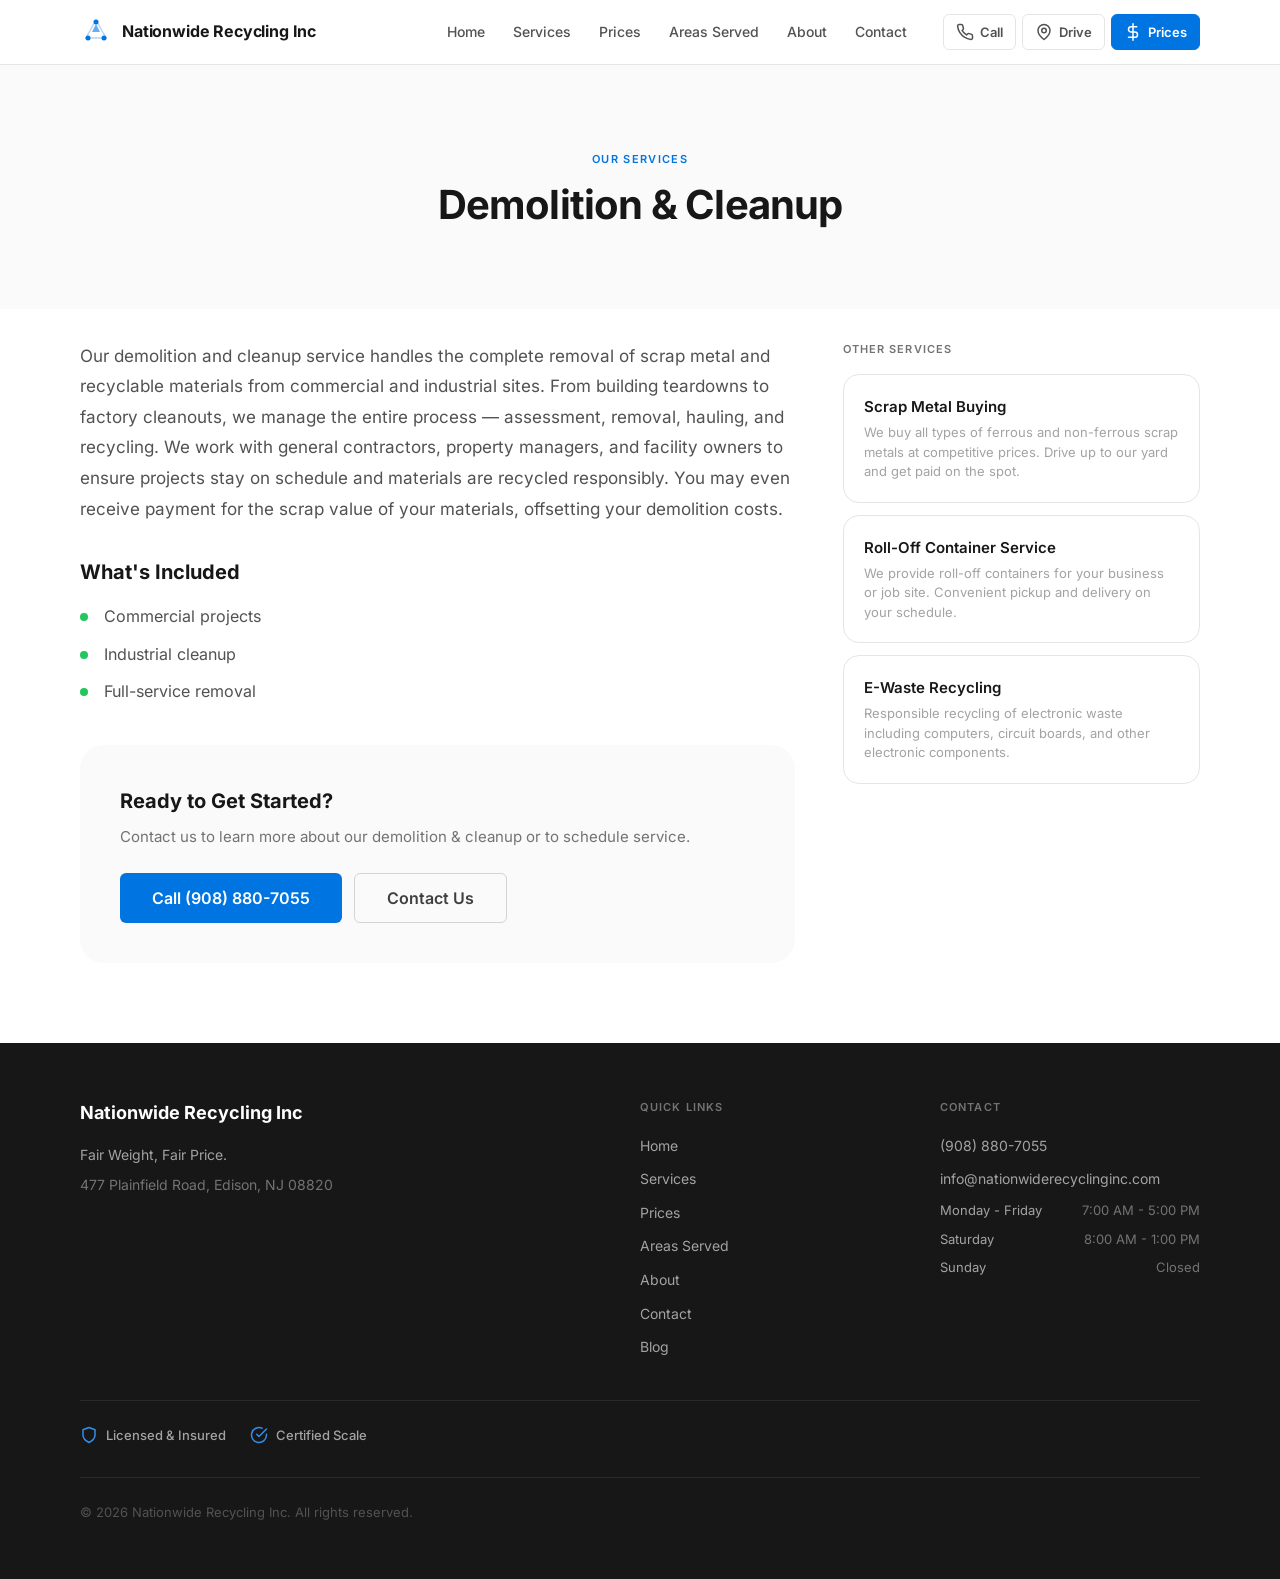
<file: services/demolition-cleanup/index.html>
<!DOCTYPE html><html lang="en"> <head><meta charset="utf-8"><meta name="viewport" content="width=device-width, initial-scale=1"><meta name="generator" content="Astro v6.1.1"><!-- Google Search Console Verification --><!-- Primary SEO --><title>Demolition &amp; Cleanup — Nationwide Recycling Inc</title><meta name="description" content="Commercial demolition and scrap metal cleanup services. Full-service removal, hauling, and recycling. Get paid for your scrap. Nationwide Recycling Inc."><link rel="canonical" href="https://nationwiderecyclinginc.com/services/demolition-cleanup/"><!-- Open Graph --><meta property="og:type" content="website"><meta property="og:site_name" content="Nationwide Recycling Inc"><meta property="og:title" content="Demolition &#38; Cleanup — Nationwide Recycling Inc"><meta property="og:description" content="Commercial demolition and scrap metal cleanup services. Full-service removal, hauling, and recycling. Get paid for your scrap. Nationwide Recycling Inc."><meta property="og:url" content="https://nationwiderecyclinginc.com/services/demolition-cleanup/"><meta property="og:image" content="https://nationwiderecyclinginc.com/images/og-default.svg"><meta property="og:image:width" content="1200"><meta property="og:image:height" content="630"><meta property="og:locale" content="en_US"><!-- Twitter Card --><meta name="twitter:card" content="summary_large_image"><meta name="twitter:title" content="Demolition &#38; Cleanup — Nationwide Recycling Inc"><meta name="twitter:description" content="Commercial demolition and scrap metal cleanup services. Full-service removal, hauling, and recycling. Get paid for your scrap. Nationwide Recycling Inc."><meta name="twitter:image" content="https://nationwiderecyclinginc.com/images/og-default.svg"><!-- Geo Tags --><meta name="geo.placename" content="Edison"><meta name="geo.region" content="US-NJ"><meta name="geo.position" content="40.5209;-74.2675"><meta name="ICBM" content="40.5209, -74.2675"><!-- Favicon --><link rel="icon" type="image/svg+xml" href="/favicon.svg"><link rel="icon" href="/favicon.ico" sizes="any"><link rel="apple-touch-icon" href="/apple-touch-icon.png"><link rel="manifest" href="/site.webmanifest"><!-- JSON-LD: LocalBusiness --><script type="application/ld+json">{"@context":"https://schema.org","@type":"LocalBusiness","name":"Nationwide Recycling Inc","description":"Nationwide Recycling Inc offers the best prices for scrap metal recycling. Fair weight, fair price — every time.","url":"https://nationwiderecyclinginc.com/","telephone":"(908) 880-7055","email":"info@nationwiderecyclinginc.com","image":"https://nationwiderecyclinginc.com/images/og-default.svg","address":{"@type":"PostalAddress","streetAddress":"477 Plainfield Road","addressLocality":"Edison","addressRegion":"NJ","postalCode":"08820","addressCountry":"US"},"openingHoursSpecification":[{"@type":"OpeningHoursSpecification","dayOfWeek":"Monday - Friday","opens":"7:00 AM","closes":"5:00 PM"},{"@type":"OpeningHoursSpecification","dayOfWeek":"Saturday","opens":"8:00 AM","closes":"1:00 PM"}],"geo":{"@type":"GeoCoordinates","latitude":40.5209,"longitude":-74.2675},"foundingDate":"2005","priceRange":"$$","paymentAccepted":"Cash, Check, Wire Transfer","currenciesAccepted":"USD","sameAs":[]}</script><!-- JSON-LD: WebSite --><script type="application/ld+json">{"@context":"https://schema.org","@type":"WebSite","name":"Nationwide Recycling Inc","url":"https://nationwiderecyclinginc.com/"}</script><!-- JSON-LD: BreadcrumbList --><script type="application/ld+json">{"@context":"https://schema.org","@type":"BreadcrumbList","itemListElement":[{"@type":"ListItem","position":1,"name":"Home","item":"https://nationwiderecyclinginc.com/"},{"@type":"ListItem","position":2,"name":"Services","item":"https://nationwiderecyclinginc.com/services"},{"@type":"ListItem","position":3,"name":"Demolition & Cleanup","item":"https://nationwiderecyclinginc.com/services/demolition-cleanup"}]}</script><!-- JSON-LD: Page-specific schemas --><!-- Google Analytics --><link rel="stylesheet" href="/_astro/Footer.SgbrJCW_.css">
<style>.section-title[data-astro-cid-66rg7cch]{margin-bottom:3rem}.section-title--center[data-astro-cid-66rg7cch]{text-align:center;max-width:640px;margin-inline:auto}.eyebrow[data-astro-cid-66rg7cch]{display:inline-block;font-size:.6875rem;font-weight:600;letter-spacing:.12em;text-transform:uppercase;color:var(--color-primary-500);margin-bottom:.75rem}.heading[data-astro-cid-66rg7cch]{font-size:clamp(1.75rem,3.5vw,2.5rem);font-weight:700;color:var(--color-gray-900);line-height:1.2;letter-spacing:-.02em;margin:0 0 1rem}.subheading[data-astro-cid-66rg7cch]{font-size:1.0625rem;color:var(--color-gray-500);line-height:1.65;margin:0}
.btn[data-astro-cid-6ygtcg62]{display:inline-flex;align-items:center;justify-content:center;gap:.5rem;font-family:var(--font-sans);font-weight:600;text-decoration:none;border:none;cursor:pointer;border-radius:var(--radius-sm);transition:background .15s ease,color .15s ease,box-shadow .15s ease,border-color .15s ease;white-space:nowrap;line-height:1}.btn--sm[data-astro-cid-6ygtcg62]{padding:.5rem 1rem;font-size:.8125rem}.btn--md[data-astro-cid-6ygtcg62]{padding:.75rem 1.5rem;font-size:.9375rem}.btn--lg[data-astro-cid-6ygtcg62]{padding:1rem 2rem;font-size:1rem}.btn--primary[data-astro-cid-6ygtcg62]{background:var(--color-primary-500);color:#fff}.btn--primary[data-astro-cid-6ygtcg62]:hover{background:var(--color-primary-600);box-shadow:0 0 24px #0075e24d}.btn--secondary[data-astro-cid-6ygtcg62]{background:transparent;color:var(--color-gray-700);border:1px solid var(--color-gray-300)}.btn--secondary[data-astro-cid-6ygtcg62]:hover{border-color:var(--color-primary-300);color:var(--color-primary-600);background:var(--color-primary-50)}.btn--ghost[data-astro-cid-6ygtcg62]{background:transparent;color:var(--color-primary-500);padding-inline:0}.btn--ghost[data-astro-cid-6ygtcg62]:hover{color:var(--color-primary-700)}
.page-hero[data-astro-cid-3fxtnocf]{background:var(--color-gray-50);padding-block:var(--spacing-section) 2rem}.service-content[data-astro-cid-3fxtnocf]{padding-block:2rem var(--spacing-section);display:grid;grid-template-columns:1fr;gap:3rem}@media(min-width:1024px){.service-content[data-astro-cid-3fxtnocf]{grid-template-columns:2fr 1fr}}.service-long-desc[data-astro-cid-3fxtnocf]{font-size:1.0625rem;color:var(--color-gray-600);line-height:1.8;margin:0 0 2rem}.features-section[data-astro-cid-3fxtnocf]{margin-bottom:2.5rem}.features-section[data-astro-cid-3fxtnocf] h2[data-astro-cid-3fxtnocf]{font-size:1.25rem;font-weight:700;color:var(--color-gray-900);margin:0 0 1rem}.features-list[data-astro-cid-3fxtnocf]{list-style:none;padding:0;margin:0;display:flex;flex-direction:column;gap:.75rem}.features-list[data-astro-cid-3fxtnocf] li[data-astro-cid-3fxtnocf]{font-size:1rem;color:var(--color-gray-600);padding-left:1.5rem;position:relative}.features-list[data-astro-cid-3fxtnocf] li[data-astro-cid-3fxtnocf]:before{content:"";position:absolute;left:0;top:.55em;width:8px;height:8px;border-radius:50%;background:var(--color-accent-500)}.service-cta[data-astro-cid-3fxtnocf]{background:var(--color-gray-50);border-radius:var(--radius-xl);padding:2.5rem}.service-cta[data-astro-cid-3fxtnocf] h2[data-astro-cid-3fxtnocf]{font-size:1.25rem;font-weight:700;color:var(--color-gray-900);margin:0 0 .5rem}.service-cta[data-astro-cid-3fxtnocf] p[data-astro-cid-3fxtnocf]{font-size:.9375rem;color:var(--color-gray-500);margin:0 0 1.5rem;line-height:1.6}.cta-buttons[data-astro-cid-3fxtnocf]{display:flex;flex-wrap:wrap;gap:.75rem}.sidebar-heading[data-astro-cid-3fxtnocf]{font-size:.6875rem;font-weight:600;letter-spacing:.1em;text-transform:uppercase;color:var(--color-gray-500);margin:0 0 1rem}.other-services[data-astro-cid-3fxtnocf]{display:flex;flex-direction:column;gap:.75rem}.other-service-link[data-astro-cid-3fxtnocf]{display:block;padding:1.25rem;background:#fff;border:1px solid var(--color-gray-200);border-radius:var(--radius-lg);text-decoration:none;transition:border-color .15s ease,box-shadow .15s ease}.other-service-link[data-astro-cid-3fxtnocf]:hover{border-color:var(--color-primary-200);box-shadow:var(--shadow-card)}.other-service-title[data-astro-cid-3fxtnocf]{display:block;font-size:.9375rem;font-weight:600;color:var(--color-gray-900);margin-bottom:.25rem}.other-service-desc[data-astro-cid-3fxtnocf]{display:block;font-size:.8125rem;color:var(--color-gray-400);line-height:1.5}
</style></head> <body>  <header class="site-header" role="banner" data-astro-cid-qlfjksao> <div class="container header-inner" data-astro-cid-qlfjksao> <!-- Logo --> <a href="/" class="logo" aria-label="Nationwide Recycling Inc — Home" data-astro-cid-qlfjksao> <svg width="32" height="32" viewBox="0 0 32 32" fill="none" xmlns="http://www.w3.org/2000/svg" aria-hidden="true" data-astro-cid-qlfjksao> <path d="M16 4 L26 22 L6 22 Z" stroke="var(--color-primary-500)" stroke-width="1.5" fill="none" opacity="0.3" data-astro-cid-qlfjksao></path> <path d="M16 8 L12 16 L20 16 Z" fill="var(--color-primary-500)" opacity="0.6" data-astro-cid-qlfjksao></path> <circle cx="16" cy="6" r="2.5" fill="var(--color-primary-500)" data-astro-cid-qlfjksao></circle> <circle cx="24" cy="22" r="2.5" fill="var(--color-primary-500)" data-astro-cid-qlfjksao></circle> <circle cx="8" cy="22" r="2.5" fill="var(--color-primary-500)" data-astro-cid-qlfjksao></circle> </svg> <span class="logo-text" data-astro-cid-qlfjksao> <span class="logo-name" data-astro-cid-qlfjksao>Nationwide Recycling Inc</span> </span> </a> <!-- Desktop nav --> <nav class="desktop-nav" aria-label="Main navigation" data-astro-cid-qlfjksao> <ul role="list" data-astro-cid-qlfjksao> <li data-astro-cid-qlfjksao><a href="/" class="nav-link" data-astro-cid-qlfjksao>Home</a></li><li data-astro-cid-qlfjksao><a href="/services" class="nav-link" data-astro-cid-qlfjksao>Services</a></li><li data-astro-cid-qlfjksao><a href="/prices" class="nav-link" data-astro-cid-qlfjksao>Prices</a></li><li data-astro-cid-qlfjksao><a href="/service-areas" class="nav-link" data-astro-cid-qlfjksao>Areas Served</a></li><li data-astro-cid-qlfjksao><a href="/about" class="nav-link" data-astro-cid-qlfjksao>About</a></li><li data-astro-cid-qlfjksao><a href="/contact" class="nav-link" data-astro-cid-qlfjksao>Contact</a></li> </ul> </nav> <!-- Quick action buttons --> <div class="header-actions" data-astro-cid-qlfjksao> <a href="tel:9088807055" class="action-btn" aria-label="Call us" title="Call us" data-astro-cid-qlfjksao> <svg width="18" height="18" viewBox="0 0 24 24" fill="none" stroke="currentColor" stroke-width="2" stroke-linecap="round" stroke-linejoin="round" aria-hidden="true" data-astro-cid-qlfjksao> <path d="M22 16.92v3a2 2 0 0 1-2.18 2 19.79 19.79 0 0 1-8.63-3.07 19.5 19.5 0 0 1-6-6 19.79 19.79 0 0 1-3.07-8.67A2 2 0 0 1 4.11 2h3a2 2 0 0 1 2 1.72c.127.96.361 1.903.7 2.81a2 2 0 0 1-.45 2.11L8.09 9.91a16 16 0 0 0 6 6l1.27-1.27a2 2 0 0 1 2.11-.45c.907.339 1.85.573 2.81.7A2 2 0 0 1 22 16.92z" data-astro-cid-qlfjksao></path> </svg> <span class="action-label" data-astro-cid-qlfjksao>Call</span> </a> <a href="https://maps.google.com/?q=477+Plainfield+Road+Edison+NJ+08820" target="_blank" rel="noopener noreferrer" class="action-btn" aria-label="Get directions" title="Get directions" data-astro-cid-qlfjksao> <svg width="18" height="18" viewBox="0 0 24 24" fill="none" stroke="currentColor" stroke-width="2" stroke-linecap="round" stroke-linejoin="round" aria-hidden="true" data-astro-cid-qlfjksao> <path d="M20 10c0 6-8 12-8 12s-8-6-8-12a8 8 0 0 1 16 0Z" data-astro-cid-qlfjksao></path><circle cx="12" cy="10" r="3" data-astro-cid-qlfjksao></circle> </svg> <span class="action-label" data-astro-cid-qlfjksao>Drive</span> </a> <a href="/prices" class="action-btn action-btn--primary" aria-label="View prices" title="View prices" data-astro-cid-qlfjksao> <svg width="18" height="18" viewBox="0 0 24 24" fill="none" stroke="currentColor" stroke-width="2" stroke-linecap="round" stroke-linejoin="round" aria-hidden="true" data-astro-cid-qlfjksao> <line x1="12" y1="1" x2="12" y2="23" data-astro-cid-qlfjksao></line><path d="M17 5H9.5a3.5 3.5 0 0 0 0 7h5a3.5 3.5 0 0 1 0 7H6" data-astro-cid-qlfjksao></path> </svg> <span class="action-label" data-astro-cid-qlfjksao>Prices</span> </a> </div> <!-- Mobile toggle (CSS-only via checkbox) --> <label class="mobile-toggle" for="mobile-menu-toggle" aria-label="Toggle navigation" data-astro-cid-qlfjksao> <span data-astro-cid-qlfjksao></span> <span data-astro-cid-qlfjksao></span> <span data-astro-cid-qlfjksao></span> </label> </div> <!-- Mobile nav --> <input type="checkbox" id="mobile-menu-toggle" class="mobile-toggle-input" aria-hidden="true" data-astro-cid-qlfjksao> <nav class="mobile-nav" aria-label="Mobile navigation" data-astro-cid-qlfjksao> <ul role="list" data-astro-cid-qlfjksao> <li data-astro-cid-qlfjksao><a href="/" class="mobile-nav-link" data-astro-cid-qlfjksao>Home</a></li><li data-astro-cid-qlfjksao><a href="/services" class="mobile-nav-link" data-astro-cid-qlfjksao>Services</a></li><li data-astro-cid-qlfjksao><a href="/prices" class="mobile-nav-link" data-astro-cid-qlfjksao>Prices</a></li><li data-astro-cid-qlfjksao><a href="/service-areas" class="mobile-nav-link" data-astro-cid-qlfjksao>Areas Served</a></li><li data-astro-cid-qlfjksao><a href="/about" class="mobile-nav-link" data-astro-cid-qlfjksao>About</a></li><li data-astro-cid-qlfjksao><a href="/contact" class="mobile-nav-link" data-astro-cid-qlfjksao>Contact</a></li> <li data-astro-cid-qlfjksao> <a href="tel:9088807055" class="mobile-nav-cta" data-astro-cid-qlfjksao>
Call (908) 880-7055 </a> </li> <li data-astro-cid-qlfjksao> <a href="https://maps.google.com/?q=477+Plainfield+Road+Edison+NJ+08820" target="_blank" rel="noopener noreferrer" class="mobile-nav-link" data-astro-cid-qlfjksao>
Get Directions
</a> </li> </ul> </nav> </header> <main data-astro-cid-3fxtnocf> <div class="page-hero" data-astro-cid-3fxtnocf> <div class="container" data-astro-cid-3fxtnocf> <div class="section-title section-title--center" data-astro-cid-66rg7cch> <span class="eyebrow" data-astro-cid-66rg7cch>Our Services</span> <h1 class="heading" data-astro-cid-66rg7cch>Demolition &amp; Cleanup</h1>  </div> </div> </div> <div class="container service-content" data-astro-cid-3fxtnocf> <div class="service-body" data-astro-cid-3fxtnocf> <p class="service-long-desc" data-astro-cid-3fxtnocf> Our demolition and cleanup service handles the complete removal of scrap metal and recyclable materials from commercial and industrial sites. From building teardowns to factory cleanouts, we manage the entire process — assessment, removal, hauling, and recycling. We work with general contractors, property managers, and facility owners to ensure projects stay on schedule and materials are recycled responsibly. You may even receive payment for the scrap value of your materials, offsetting your demolition costs. </p> <div class="features-section" data-astro-cid-3fxtnocf> <h2 data-astro-cid-3fxtnocf>What's Included</h2> <ul class="features-list" data-astro-cid-3fxtnocf> <li data-astro-cid-3fxtnocf>Commercial projects</li><li data-astro-cid-3fxtnocf>Industrial cleanup</li><li data-astro-cid-3fxtnocf>Full-service removal</li> </ul> </div> <div class="service-cta" data-astro-cid-3fxtnocf> <h2 data-astro-cid-3fxtnocf>Ready to Get Started?</h2> <p data-astro-cid-3fxtnocf>Contact us to learn more about our demolition &amp; cleanup or to schedule service.</p> <div class="cta-buttons" data-astro-cid-3fxtnocf> <a href="tel:9088807055" class="btn btn--primary btn--lg" data-astro-cid-3fxtnocf="true" data-astro-cid-6ygtcg62>
Call (908) 880-7055</a> <a href="/contact" class="btn btn--secondary btn--lg" data-astro-cid-3fxtnocf="true" data-astro-cid-6ygtcg62>
Contact Us
</a> </div> </div> </div> <aside class="service-sidebar" data-astro-cid-3fxtnocf> <h2 class="sidebar-heading" data-astro-cid-3fxtnocf>Other Services</h2> <div class="other-services" data-astro-cid-3fxtnocf> <a href="/services/scrap-metal-buying/" class="other-service-link" data-astro-cid-3fxtnocf> <span class="other-service-title" data-astro-cid-3fxtnocf>Scrap Metal Buying</span> <span class="other-service-desc" data-astro-cid-3fxtnocf>We buy all types of ferrous and non-ferrous scrap metals at competitive prices. Drive up to our yard and get paid on the spot.</span> </a><a href="/services/container-service/" class="other-service-link" data-astro-cid-3fxtnocf> <span class="other-service-title" data-astro-cid-3fxtnocf>Roll-Off Container Service</span> <span class="other-service-desc" data-astro-cid-3fxtnocf>We provide roll-off containers for your business or job site. Convenient pickup and delivery on your schedule.</span> </a><a href="/services/e-waste-recycling/" class="other-service-link" data-astro-cid-3fxtnocf> <span class="other-service-title" data-astro-cid-3fxtnocf>E-Waste Recycling</span> <span class="other-service-desc" data-astro-cid-3fxtnocf>Responsible recycling of electronic waste including computers, circuit boards, and other electronic components.</span> </a> </div> </aside> </div> </main> <footer role="contentinfo" class="site-footer" data-astro-cid-35ed7um5> <div class="container" data-astro-cid-35ed7um5> <div class="footer-grid" data-astro-cid-35ed7um5> <!-- Brand column --> <div class="footer-brand" data-astro-cid-35ed7um5> <a href="/" class="footer-logo" aria-label="Nationwide Recycling Inc — Home" data-astro-cid-35ed7um5> <span class="footer-logo-name" data-astro-cid-35ed7um5>Nationwide Recycling Inc</span> </a> <p class="footer-tagline" data-astro-cid-35ed7um5>Fair Weight, Fair Price.</p> <p class="footer-address" data-astro-cid-35ed7um5>477 Plainfield Road, Edison, NJ 08820</p> </div> <!-- Quick links --> <div class="footer-col" data-astro-cid-35ed7um5> <h3 class="footer-heading" data-astro-cid-35ed7um5>Quick Links</h3> <ul role="list" class="footer-links" data-astro-cid-35ed7um5> <li data-astro-cid-35ed7um5><a href="/" class="footer-link" data-astro-cid-35ed7um5>Home</a></li><li data-astro-cid-35ed7um5><a href="/services" class="footer-link" data-astro-cid-35ed7um5>Services</a></li><li data-astro-cid-35ed7um5><a href="/prices" class="footer-link" data-astro-cid-35ed7um5>Prices</a></li><li data-astro-cid-35ed7um5><a href="/service-areas" class="footer-link" data-astro-cid-35ed7um5>Areas Served</a></li><li data-astro-cid-35ed7um5><a href="/about" class="footer-link" data-astro-cid-35ed7um5>About</a></li><li data-astro-cid-35ed7um5><a href="/contact" class="footer-link" data-astro-cid-35ed7um5>Contact</a></li><li data-astro-cid-35ed7um5><a href="/blog" class="footer-link" data-astro-cid-35ed7um5>Blog</a></li> </ul> </div> <!-- Contact info --> <div class="footer-col" data-astro-cid-35ed7um5> <h3 class="footer-heading" data-astro-cid-35ed7um5>Contact</h3> <ul role="list" class="footer-links" data-astro-cid-35ed7um5> <li data-astro-cid-35ed7um5> <a href="tel:9088807055" class="footer-link" data-astro-cid-35ed7um5> (908) 880-7055 </a> </li> <li data-astro-cid-35ed7um5> <a href="mailto:info@nationwiderecyclinginc.com" class="footer-link" data-astro-cid-35ed7um5> info@nationwiderecyclinginc.com </a> </li> <li class="footer-hours" data-astro-cid-35ed7um5> <span class="hours-days" data-astro-cid-35ed7um5>Monday - Friday</span> <span class="hours-time" data-astro-cid-35ed7um5>7:00 AM - 5:00 PM</span> </li><li class="footer-hours" data-astro-cid-35ed7um5> <span class="hours-days" data-astro-cid-35ed7um5>Saturday</span> <span class="hours-time" data-astro-cid-35ed7um5>8:00 AM - 1:00 PM</span> </li><li class="footer-hours" data-astro-cid-35ed7um5> <span class="hours-days" data-astro-cid-35ed7um5>Sunday</span> <span class="hours-time" data-astro-cid-35ed7um5>Closed</span> </li> </ul> </div> </div> <!-- Trust badges --> <div class="footer-badges" data-astro-cid-35ed7um5> <div class="trust-badge" data-astro-cid-35ed7um5> <svg width="18" height="18" viewBox="0 0 24 24" fill="none" stroke="currentColor" stroke-width="2" stroke-linecap="round" stroke-linejoin="round" aria-hidden="true" data-astro-cid-35ed7um5> <path d="M12 22s8-4 8-10V5l-8-3-8 3v7c0 6 8 10 8 10z" data-astro-cid-35ed7um5></path> </svg>   <span data-astro-cid-35ed7um5>Licensed &amp; Insured</span> </div><div class="trust-badge" data-astro-cid-35ed7um5>  <svg width="18" height="18" viewBox="0 0 24 24" fill="none" stroke="currentColor" stroke-width="2" stroke-linecap="round" stroke-linejoin="round" aria-hidden="true" data-astro-cid-35ed7um5> <path d="M22 11.08V12a10 10 0 1 1-5.93-9.14" data-astro-cid-35ed7um5></path><polyline points="22 4 12 14.01 9 11.01" data-astro-cid-35ed7um5></polyline> </svg>  <span data-astro-cid-35ed7um5>Certified Scale</span> </div> </div> <!-- Bottom bar --> <div class="footer-bottom" data-astro-cid-35ed7um5> <p class="footer-copy" data-astro-cid-35ed7um5>
&copy; 2026 Nationwide Recycling Inc. All rights reserved.
</p> </div> </div> </footer>  </body></html>
</file>
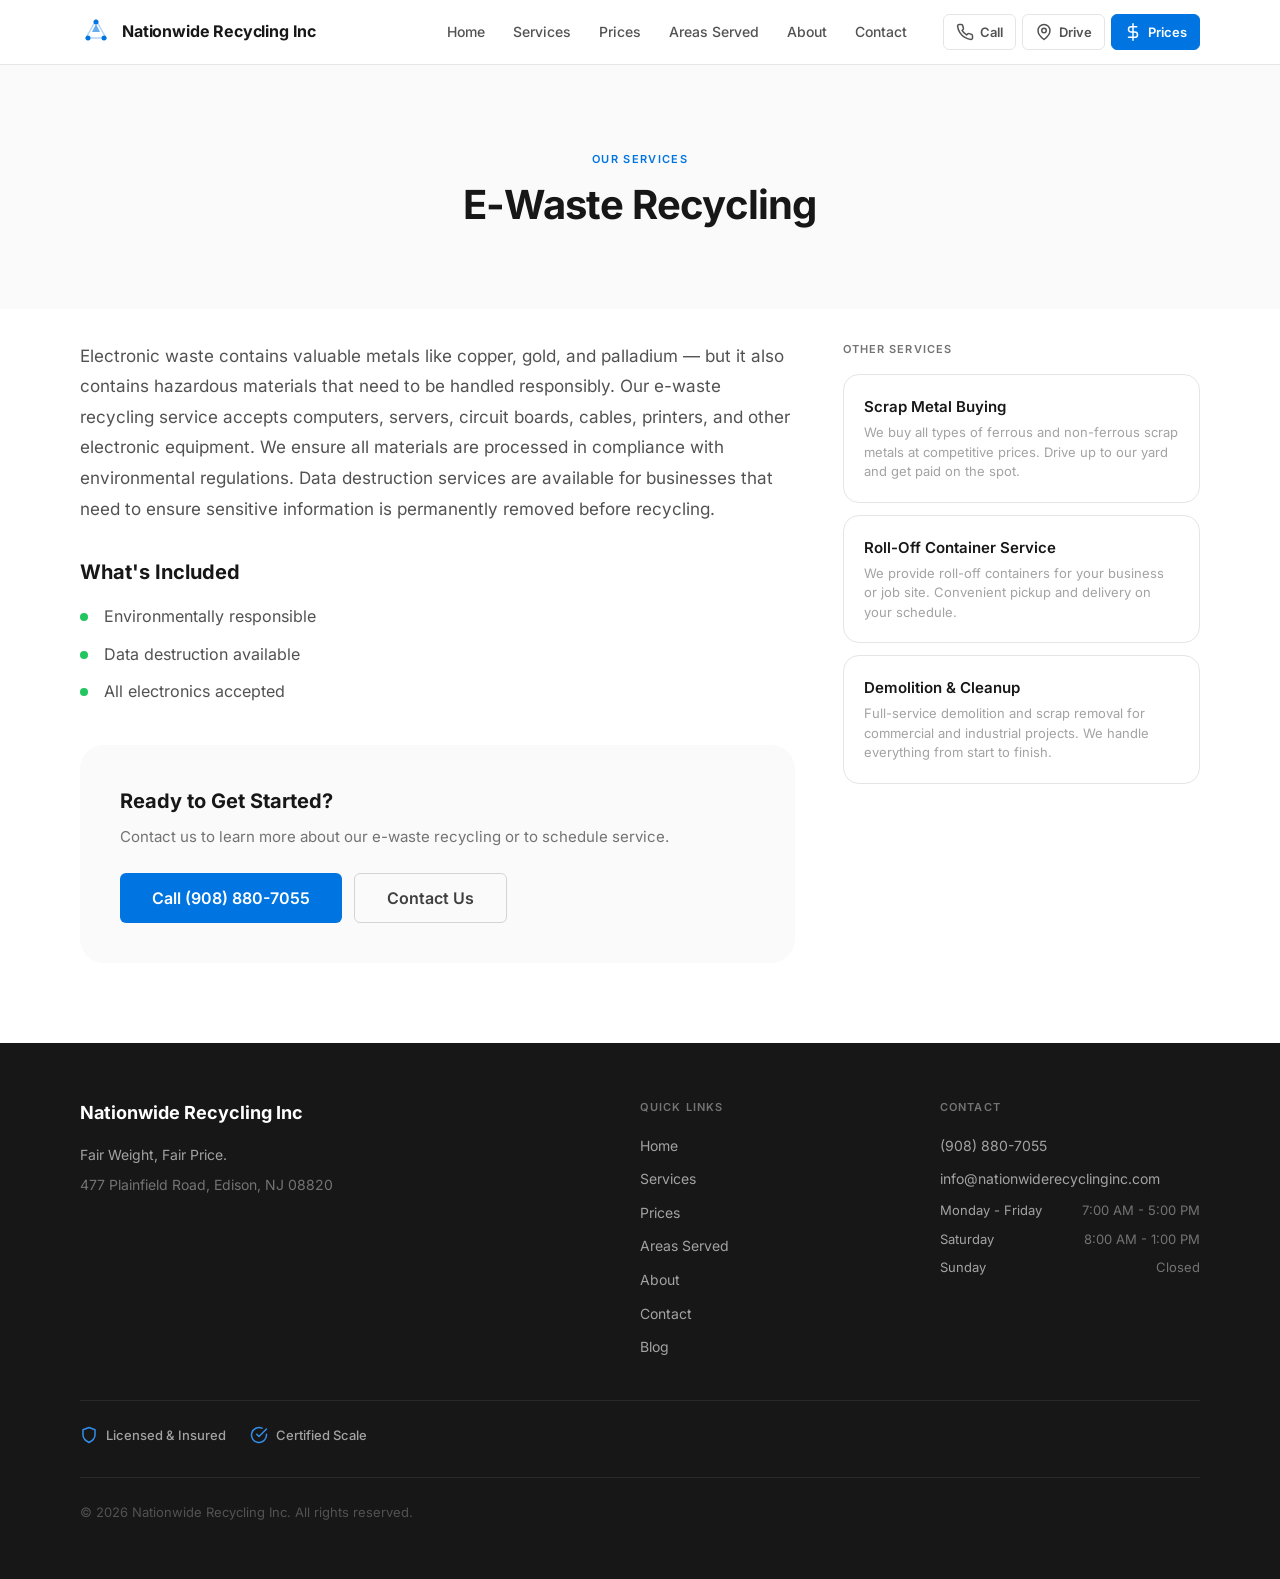
<file: services/e-waste-recycling/index.html>
<!DOCTYPE html><html lang="en"> <head><meta charset="utf-8"><meta name="viewport" content="width=device-width, initial-scale=1"><meta name="generator" content="Astro v6.1.1"><!-- Google Search Console Verification --><!-- Primary SEO --><title>E-Waste Recycling — Nationwide Recycling Inc</title><meta name="description" content="E-waste and electronics recycling at Nationwide Recycling Inc. Computers, circuit boards, cables &#38; more. Environmentally responsible with data destruction available."><link rel="canonical" href="https://nationwiderecyclinginc.com/services/e-waste-recycling/"><!-- Open Graph --><meta property="og:type" content="website"><meta property="og:site_name" content="Nationwide Recycling Inc"><meta property="og:title" content="E-Waste Recycling — Nationwide Recycling Inc"><meta property="og:description" content="E-waste and electronics recycling at Nationwide Recycling Inc. Computers, circuit boards, cables &#38; more. Environmentally responsible with data destruction available."><meta property="og:url" content="https://nationwiderecyclinginc.com/services/e-waste-recycling/"><meta property="og:image" content="https://nationwiderecyclinginc.com/images/og-default.svg"><meta property="og:image:width" content="1200"><meta property="og:image:height" content="630"><meta property="og:locale" content="en_US"><!-- Twitter Card --><meta name="twitter:card" content="summary_large_image"><meta name="twitter:title" content="E-Waste Recycling — Nationwide Recycling Inc"><meta name="twitter:description" content="E-waste and electronics recycling at Nationwide Recycling Inc. Computers, circuit boards, cables &#38; more. Environmentally responsible with data destruction available."><meta name="twitter:image" content="https://nationwiderecyclinginc.com/images/og-default.svg"><!-- Geo Tags --><meta name="geo.placename" content="Edison"><meta name="geo.region" content="US-NJ"><meta name="geo.position" content="40.5209;-74.2675"><meta name="ICBM" content="40.5209, -74.2675"><!-- Favicon --><link rel="icon" type="image/svg+xml" href="/favicon.svg"><link rel="icon" href="/favicon.ico" sizes="any"><link rel="apple-touch-icon" href="/apple-touch-icon.png"><link rel="manifest" href="/site.webmanifest"><!-- JSON-LD: LocalBusiness --><script type="application/ld+json">{"@context":"https://schema.org","@type":"LocalBusiness","name":"Nationwide Recycling Inc","description":"Nationwide Recycling Inc offers the best prices for scrap metal recycling. Fair weight, fair price — every time.","url":"https://nationwiderecyclinginc.com/","telephone":"(908) 880-7055","email":"info@nationwiderecyclinginc.com","image":"https://nationwiderecyclinginc.com/images/og-default.svg","address":{"@type":"PostalAddress","streetAddress":"477 Plainfield Road","addressLocality":"Edison","addressRegion":"NJ","postalCode":"08820","addressCountry":"US"},"openingHoursSpecification":[{"@type":"OpeningHoursSpecification","dayOfWeek":"Monday - Friday","opens":"7:00 AM","closes":"5:00 PM"},{"@type":"OpeningHoursSpecification","dayOfWeek":"Saturday","opens":"8:00 AM","closes":"1:00 PM"}],"geo":{"@type":"GeoCoordinates","latitude":40.5209,"longitude":-74.2675},"foundingDate":"2005","priceRange":"$$","paymentAccepted":"Cash, Check, Wire Transfer","currenciesAccepted":"USD","sameAs":[]}</script><!-- JSON-LD: WebSite --><script type="application/ld+json">{"@context":"https://schema.org","@type":"WebSite","name":"Nationwide Recycling Inc","url":"https://nationwiderecyclinginc.com/"}</script><!-- JSON-LD: BreadcrumbList --><script type="application/ld+json">{"@context":"https://schema.org","@type":"BreadcrumbList","itemListElement":[{"@type":"ListItem","position":1,"name":"Home","item":"https://nationwiderecyclinginc.com/"},{"@type":"ListItem","position":2,"name":"Services","item":"https://nationwiderecyclinginc.com/services"},{"@type":"ListItem","position":3,"name":"E-Waste Recycling","item":"https://nationwiderecyclinginc.com/services/e-waste-recycling"}]}</script><!-- JSON-LD: Page-specific schemas --><!-- Google Analytics --><link rel="stylesheet" href="/_astro/Footer.SgbrJCW_.css">
<style>.section-title[data-astro-cid-66rg7cch]{margin-bottom:3rem}.section-title--center[data-astro-cid-66rg7cch]{text-align:center;max-width:640px;margin-inline:auto}.eyebrow[data-astro-cid-66rg7cch]{display:inline-block;font-size:.6875rem;font-weight:600;letter-spacing:.12em;text-transform:uppercase;color:var(--color-primary-500);margin-bottom:.75rem}.heading[data-astro-cid-66rg7cch]{font-size:clamp(1.75rem,3.5vw,2.5rem);font-weight:700;color:var(--color-gray-900);line-height:1.2;letter-spacing:-.02em;margin:0 0 1rem}.subheading[data-astro-cid-66rg7cch]{font-size:1.0625rem;color:var(--color-gray-500);line-height:1.65;margin:0}
.btn[data-astro-cid-6ygtcg62]{display:inline-flex;align-items:center;justify-content:center;gap:.5rem;font-family:var(--font-sans);font-weight:600;text-decoration:none;border:none;cursor:pointer;border-radius:var(--radius-sm);transition:background .15s ease,color .15s ease,box-shadow .15s ease,border-color .15s ease;white-space:nowrap;line-height:1}.btn--sm[data-astro-cid-6ygtcg62]{padding:.5rem 1rem;font-size:.8125rem}.btn--md[data-astro-cid-6ygtcg62]{padding:.75rem 1.5rem;font-size:.9375rem}.btn--lg[data-astro-cid-6ygtcg62]{padding:1rem 2rem;font-size:1rem}.btn--primary[data-astro-cid-6ygtcg62]{background:var(--color-primary-500);color:#fff}.btn--primary[data-astro-cid-6ygtcg62]:hover{background:var(--color-primary-600);box-shadow:0 0 24px #0075e24d}.btn--secondary[data-astro-cid-6ygtcg62]{background:transparent;color:var(--color-gray-700);border:1px solid var(--color-gray-300)}.btn--secondary[data-astro-cid-6ygtcg62]:hover{border-color:var(--color-primary-300);color:var(--color-primary-600);background:var(--color-primary-50)}.btn--ghost[data-astro-cid-6ygtcg62]{background:transparent;color:var(--color-primary-500);padding-inline:0}.btn--ghost[data-astro-cid-6ygtcg62]:hover{color:var(--color-primary-700)}
.page-hero[data-astro-cid-3fxtnocf]{background:var(--color-gray-50);padding-block:var(--spacing-section) 2rem}.service-content[data-astro-cid-3fxtnocf]{padding-block:2rem var(--spacing-section);display:grid;grid-template-columns:1fr;gap:3rem}@media(min-width:1024px){.service-content[data-astro-cid-3fxtnocf]{grid-template-columns:2fr 1fr}}.service-long-desc[data-astro-cid-3fxtnocf]{font-size:1.0625rem;color:var(--color-gray-600);line-height:1.8;margin:0 0 2rem}.features-section[data-astro-cid-3fxtnocf]{margin-bottom:2.5rem}.features-section[data-astro-cid-3fxtnocf] h2[data-astro-cid-3fxtnocf]{font-size:1.25rem;font-weight:700;color:var(--color-gray-900);margin:0 0 1rem}.features-list[data-astro-cid-3fxtnocf]{list-style:none;padding:0;margin:0;display:flex;flex-direction:column;gap:.75rem}.features-list[data-astro-cid-3fxtnocf] li[data-astro-cid-3fxtnocf]{font-size:1rem;color:var(--color-gray-600);padding-left:1.5rem;position:relative}.features-list[data-astro-cid-3fxtnocf] li[data-astro-cid-3fxtnocf]:before{content:"";position:absolute;left:0;top:.55em;width:8px;height:8px;border-radius:50%;background:var(--color-accent-500)}.service-cta[data-astro-cid-3fxtnocf]{background:var(--color-gray-50);border-radius:var(--radius-xl);padding:2.5rem}.service-cta[data-astro-cid-3fxtnocf] h2[data-astro-cid-3fxtnocf]{font-size:1.25rem;font-weight:700;color:var(--color-gray-900);margin:0 0 .5rem}.service-cta[data-astro-cid-3fxtnocf] p[data-astro-cid-3fxtnocf]{font-size:.9375rem;color:var(--color-gray-500);margin:0 0 1.5rem;line-height:1.6}.cta-buttons[data-astro-cid-3fxtnocf]{display:flex;flex-wrap:wrap;gap:.75rem}.sidebar-heading[data-astro-cid-3fxtnocf]{font-size:.6875rem;font-weight:600;letter-spacing:.1em;text-transform:uppercase;color:var(--color-gray-500);margin:0 0 1rem}.other-services[data-astro-cid-3fxtnocf]{display:flex;flex-direction:column;gap:.75rem}.other-service-link[data-astro-cid-3fxtnocf]{display:block;padding:1.25rem;background:#fff;border:1px solid var(--color-gray-200);border-radius:var(--radius-lg);text-decoration:none;transition:border-color .15s ease,box-shadow .15s ease}.other-service-link[data-astro-cid-3fxtnocf]:hover{border-color:var(--color-primary-200);box-shadow:var(--shadow-card)}.other-service-title[data-astro-cid-3fxtnocf]{display:block;font-size:.9375rem;font-weight:600;color:var(--color-gray-900);margin-bottom:.25rem}.other-service-desc[data-astro-cid-3fxtnocf]{display:block;font-size:.8125rem;color:var(--color-gray-400);line-height:1.5}
</style></head> <body>  <header class="site-header" role="banner" data-astro-cid-qlfjksao> <div class="container header-inner" data-astro-cid-qlfjksao> <!-- Logo --> <a href="/" class="logo" aria-label="Nationwide Recycling Inc — Home" data-astro-cid-qlfjksao> <svg width="32" height="32" viewBox="0 0 32 32" fill="none" xmlns="http://www.w3.org/2000/svg" aria-hidden="true" data-astro-cid-qlfjksao> <path d="M16 4 L26 22 L6 22 Z" stroke="var(--color-primary-500)" stroke-width="1.5" fill="none" opacity="0.3" data-astro-cid-qlfjksao></path> <path d="M16 8 L12 16 L20 16 Z" fill="var(--color-primary-500)" opacity="0.6" data-astro-cid-qlfjksao></path> <circle cx="16" cy="6" r="2.5" fill="var(--color-primary-500)" data-astro-cid-qlfjksao></circle> <circle cx="24" cy="22" r="2.5" fill="var(--color-primary-500)" data-astro-cid-qlfjksao></circle> <circle cx="8" cy="22" r="2.5" fill="var(--color-primary-500)" data-astro-cid-qlfjksao></circle> </svg> <span class="logo-text" data-astro-cid-qlfjksao> <span class="logo-name" data-astro-cid-qlfjksao>Nationwide Recycling Inc</span> </span> </a> <!-- Desktop nav --> <nav class="desktop-nav" aria-label="Main navigation" data-astro-cid-qlfjksao> <ul role="list" data-astro-cid-qlfjksao> <li data-astro-cid-qlfjksao><a href="/" class="nav-link" data-astro-cid-qlfjksao>Home</a></li><li data-astro-cid-qlfjksao><a href="/services" class="nav-link" data-astro-cid-qlfjksao>Services</a></li><li data-astro-cid-qlfjksao><a href="/prices" class="nav-link" data-astro-cid-qlfjksao>Prices</a></li><li data-astro-cid-qlfjksao><a href="/service-areas" class="nav-link" data-astro-cid-qlfjksao>Areas Served</a></li><li data-astro-cid-qlfjksao><a href="/about" class="nav-link" data-astro-cid-qlfjksao>About</a></li><li data-astro-cid-qlfjksao><a href="/contact" class="nav-link" data-astro-cid-qlfjksao>Contact</a></li> </ul> </nav> <!-- Quick action buttons --> <div class="header-actions" data-astro-cid-qlfjksao> <a href="tel:9088807055" class="action-btn" aria-label="Call us" title="Call us" data-astro-cid-qlfjksao> <svg width="18" height="18" viewBox="0 0 24 24" fill="none" stroke="currentColor" stroke-width="2" stroke-linecap="round" stroke-linejoin="round" aria-hidden="true" data-astro-cid-qlfjksao> <path d="M22 16.92v3a2 2 0 0 1-2.18 2 19.79 19.79 0 0 1-8.63-3.07 19.5 19.5 0 0 1-6-6 19.79 19.79 0 0 1-3.07-8.67A2 2 0 0 1 4.11 2h3a2 2 0 0 1 2 1.72c.127.96.361 1.903.7 2.81a2 2 0 0 1-.45 2.11L8.09 9.91a16 16 0 0 0 6 6l1.27-1.27a2 2 0 0 1 2.11-.45c.907.339 1.85.573 2.81.7A2 2 0 0 1 22 16.92z" data-astro-cid-qlfjksao></path> </svg> <span class="action-label" data-astro-cid-qlfjksao>Call</span> </a> <a href="https://maps.google.com/?q=477+Plainfield+Road+Edison+NJ+08820" target="_blank" rel="noopener noreferrer" class="action-btn" aria-label="Get directions" title="Get directions" data-astro-cid-qlfjksao> <svg width="18" height="18" viewBox="0 0 24 24" fill="none" stroke="currentColor" stroke-width="2" stroke-linecap="round" stroke-linejoin="round" aria-hidden="true" data-astro-cid-qlfjksao> <path d="M20 10c0 6-8 12-8 12s-8-6-8-12a8 8 0 0 1 16 0Z" data-astro-cid-qlfjksao></path><circle cx="12" cy="10" r="3" data-astro-cid-qlfjksao></circle> </svg> <span class="action-label" data-astro-cid-qlfjksao>Drive</span> </a> <a href="/prices" class="action-btn action-btn--primary" aria-label="View prices" title="View prices" data-astro-cid-qlfjksao> <svg width="18" height="18" viewBox="0 0 24 24" fill="none" stroke="currentColor" stroke-width="2" stroke-linecap="round" stroke-linejoin="round" aria-hidden="true" data-astro-cid-qlfjksao> <line x1="12" y1="1" x2="12" y2="23" data-astro-cid-qlfjksao></line><path d="M17 5H9.5a3.5 3.5 0 0 0 0 7h5a3.5 3.5 0 0 1 0 7H6" data-astro-cid-qlfjksao></path> </svg> <span class="action-label" data-astro-cid-qlfjksao>Prices</span> </a> </div> <!-- Mobile toggle (CSS-only via checkbox) --> <label class="mobile-toggle" for="mobile-menu-toggle" aria-label="Toggle navigation" data-astro-cid-qlfjksao> <span data-astro-cid-qlfjksao></span> <span data-astro-cid-qlfjksao></span> <span data-astro-cid-qlfjksao></span> </label> </div> <!-- Mobile nav --> <input type="checkbox" id="mobile-menu-toggle" class="mobile-toggle-input" aria-hidden="true" data-astro-cid-qlfjksao> <nav class="mobile-nav" aria-label="Mobile navigation" data-astro-cid-qlfjksao> <ul role="list" data-astro-cid-qlfjksao> <li data-astro-cid-qlfjksao><a href="/" class="mobile-nav-link" data-astro-cid-qlfjksao>Home</a></li><li data-astro-cid-qlfjksao><a href="/services" class="mobile-nav-link" data-astro-cid-qlfjksao>Services</a></li><li data-astro-cid-qlfjksao><a href="/prices" class="mobile-nav-link" data-astro-cid-qlfjksao>Prices</a></li><li data-astro-cid-qlfjksao><a href="/service-areas" class="mobile-nav-link" data-astro-cid-qlfjksao>Areas Served</a></li><li data-astro-cid-qlfjksao><a href="/about" class="mobile-nav-link" data-astro-cid-qlfjksao>About</a></li><li data-astro-cid-qlfjksao><a href="/contact" class="mobile-nav-link" data-astro-cid-qlfjksao>Contact</a></li> <li data-astro-cid-qlfjksao> <a href="tel:9088807055" class="mobile-nav-cta" data-astro-cid-qlfjksao>
Call (908) 880-7055 </a> </li> <li data-astro-cid-qlfjksao> <a href="https://maps.google.com/?q=477+Plainfield+Road+Edison+NJ+08820" target="_blank" rel="noopener noreferrer" class="mobile-nav-link" data-astro-cid-qlfjksao>
Get Directions
</a> </li> </ul> </nav> </header> <main data-astro-cid-3fxtnocf> <div class="page-hero" data-astro-cid-3fxtnocf> <div class="container" data-astro-cid-3fxtnocf> <div class="section-title section-title--center" data-astro-cid-66rg7cch> <span class="eyebrow" data-astro-cid-66rg7cch>Our Services</span> <h1 class="heading" data-astro-cid-66rg7cch>E-Waste Recycling</h1>  </div> </div> </div> <div class="container service-content" data-astro-cid-3fxtnocf> <div class="service-body" data-astro-cid-3fxtnocf> <p class="service-long-desc" data-astro-cid-3fxtnocf> Electronic waste contains valuable metals like copper, gold, and palladium — but it also contains hazardous materials that need to be handled responsibly. Our e-waste recycling service accepts computers, servers, circuit boards, cables, printers, and other electronic equipment. We ensure all materials are processed in compliance with environmental regulations. Data destruction services are available for businesses that need to ensure sensitive information is permanently removed before recycling. </p> <div class="features-section" data-astro-cid-3fxtnocf> <h2 data-astro-cid-3fxtnocf>What's Included</h2> <ul class="features-list" data-astro-cid-3fxtnocf> <li data-astro-cid-3fxtnocf>Environmentally responsible</li><li data-astro-cid-3fxtnocf>Data destruction available</li><li data-astro-cid-3fxtnocf>All electronics accepted</li> </ul> </div> <div class="service-cta" data-astro-cid-3fxtnocf> <h2 data-astro-cid-3fxtnocf>Ready to Get Started?</h2> <p data-astro-cid-3fxtnocf>Contact us to learn more about our e-waste recycling or to schedule service.</p> <div class="cta-buttons" data-astro-cid-3fxtnocf> <a href="tel:9088807055" class="btn btn--primary btn--lg" data-astro-cid-3fxtnocf="true" data-astro-cid-6ygtcg62>
Call (908) 880-7055</a> <a href="/contact" class="btn btn--secondary btn--lg" data-astro-cid-3fxtnocf="true" data-astro-cid-6ygtcg62>
Contact Us
</a> </div> </div> </div> <aside class="service-sidebar" data-astro-cid-3fxtnocf> <h2 class="sidebar-heading" data-astro-cid-3fxtnocf>Other Services</h2> <div class="other-services" data-astro-cid-3fxtnocf> <a href="/services/scrap-metal-buying/" class="other-service-link" data-astro-cid-3fxtnocf> <span class="other-service-title" data-astro-cid-3fxtnocf>Scrap Metal Buying</span> <span class="other-service-desc" data-astro-cid-3fxtnocf>We buy all types of ferrous and non-ferrous scrap metals at competitive prices. Drive up to our yard and get paid on the spot.</span> </a><a href="/services/container-service/" class="other-service-link" data-astro-cid-3fxtnocf> <span class="other-service-title" data-astro-cid-3fxtnocf>Roll-Off Container Service</span> <span class="other-service-desc" data-astro-cid-3fxtnocf>We provide roll-off containers for your business or job site. Convenient pickup and delivery on your schedule.</span> </a><a href="/services/demolition-cleanup/" class="other-service-link" data-astro-cid-3fxtnocf> <span class="other-service-title" data-astro-cid-3fxtnocf>Demolition &amp; Cleanup</span> <span class="other-service-desc" data-astro-cid-3fxtnocf>Full-service demolition and scrap removal for commercial and industrial projects. We handle everything from start to finish.</span> </a> </div> </aside> </div> </main> <footer role="contentinfo" class="site-footer" data-astro-cid-35ed7um5> <div class="container" data-astro-cid-35ed7um5> <div class="footer-grid" data-astro-cid-35ed7um5> <!-- Brand column --> <div class="footer-brand" data-astro-cid-35ed7um5> <a href="/" class="footer-logo" aria-label="Nationwide Recycling Inc — Home" data-astro-cid-35ed7um5> <span class="footer-logo-name" data-astro-cid-35ed7um5>Nationwide Recycling Inc</span> </a> <p class="footer-tagline" data-astro-cid-35ed7um5>Fair Weight, Fair Price.</p> <p class="footer-address" data-astro-cid-35ed7um5>477 Plainfield Road, Edison, NJ 08820</p> </div> <!-- Quick links --> <div class="footer-col" data-astro-cid-35ed7um5> <h3 class="footer-heading" data-astro-cid-35ed7um5>Quick Links</h3> <ul role="list" class="footer-links" data-astro-cid-35ed7um5> <li data-astro-cid-35ed7um5><a href="/" class="footer-link" data-astro-cid-35ed7um5>Home</a></li><li data-astro-cid-35ed7um5><a href="/services" class="footer-link" data-astro-cid-35ed7um5>Services</a></li><li data-astro-cid-35ed7um5><a href="/prices" class="footer-link" data-astro-cid-35ed7um5>Prices</a></li><li data-astro-cid-35ed7um5><a href="/service-areas" class="footer-link" data-astro-cid-35ed7um5>Areas Served</a></li><li data-astro-cid-35ed7um5><a href="/about" class="footer-link" data-astro-cid-35ed7um5>About</a></li><li data-astro-cid-35ed7um5><a href="/contact" class="footer-link" data-astro-cid-35ed7um5>Contact</a></li><li data-astro-cid-35ed7um5><a href="/blog" class="footer-link" data-astro-cid-35ed7um5>Blog</a></li> </ul> </div> <!-- Contact info --> <div class="footer-col" data-astro-cid-35ed7um5> <h3 class="footer-heading" data-astro-cid-35ed7um5>Contact</h3> <ul role="list" class="footer-links" data-astro-cid-35ed7um5> <li data-astro-cid-35ed7um5> <a href="tel:9088807055" class="footer-link" data-astro-cid-35ed7um5> (908) 880-7055 </a> </li> <li data-astro-cid-35ed7um5> <a href="mailto:info@nationwiderecyclinginc.com" class="footer-link" data-astro-cid-35ed7um5> info@nationwiderecyclinginc.com </a> </li> <li class="footer-hours" data-astro-cid-35ed7um5> <span class="hours-days" data-astro-cid-35ed7um5>Monday - Friday</span> <span class="hours-time" data-astro-cid-35ed7um5>7:00 AM - 5:00 PM</span> </li><li class="footer-hours" data-astro-cid-35ed7um5> <span class="hours-days" data-astro-cid-35ed7um5>Saturday</span> <span class="hours-time" data-astro-cid-35ed7um5>8:00 AM - 1:00 PM</span> </li><li class="footer-hours" data-astro-cid-35ed7um5> <span class="hours-days" data-astro-cid-35ed7um5>Sunday</span> <span class="hours-time" data-astro-cid-35ed7um5>Closed</span> </li> </ul> </div> </div> <!-- Trust badges --> <div class="footer-badges" data-astro-cid-35ed7um5> <div class="trust-badge" data-astro-cid-35ed7um5> <svg width="18" height="18" viewBox="0 0 24 24" fill="none" stroke="currentColor" stroke-width="2" stroke-linecap="round" stroke-linejoin="round" aria-hidden="true" data-astro-cid-35ed7um5> <path d="M12 22s8-4 8-10V5l-8-3-8 3v7c0 6 8 10 8 10z" data-astro-cid-35ed7um5></path> </svg>   <span data-astro-cid-35ed7um5>Licensed &amp; Insured</span> </div><div class="trust-badge" data-astro-cid-35ed7um5>  <svg width="18" height="18" viewBox="0 0 24 24" fill="none" stroke="currentColor" stroke-width="2" stroke-linecap="round" stroke-linejoin="round" aria-hidden="true" data-astro-cid-35ed7um5> <path d="M22 11.08V12a10 10 0 1 1-5.93-9.14" data-astro-cid-35ed7um5></path><polyline points="22 4 12 14.01 9 11.01" data-astro-cid-35ed7um5></polyline> </svg>  <span data-astro-cid-35ed7um5>Certified Scale</span> </div> </div> <!-- Bottom bar --> <div class="footer-bottom" data-astro-cid-35ed7um5> <p class="footer-copy" data-astro-cid-35ed7um5>
&copy; 2026 Nationwide Recycling Inc. All rights reserved.
</p> </div> </div> </footer>  </body></html>
</file>
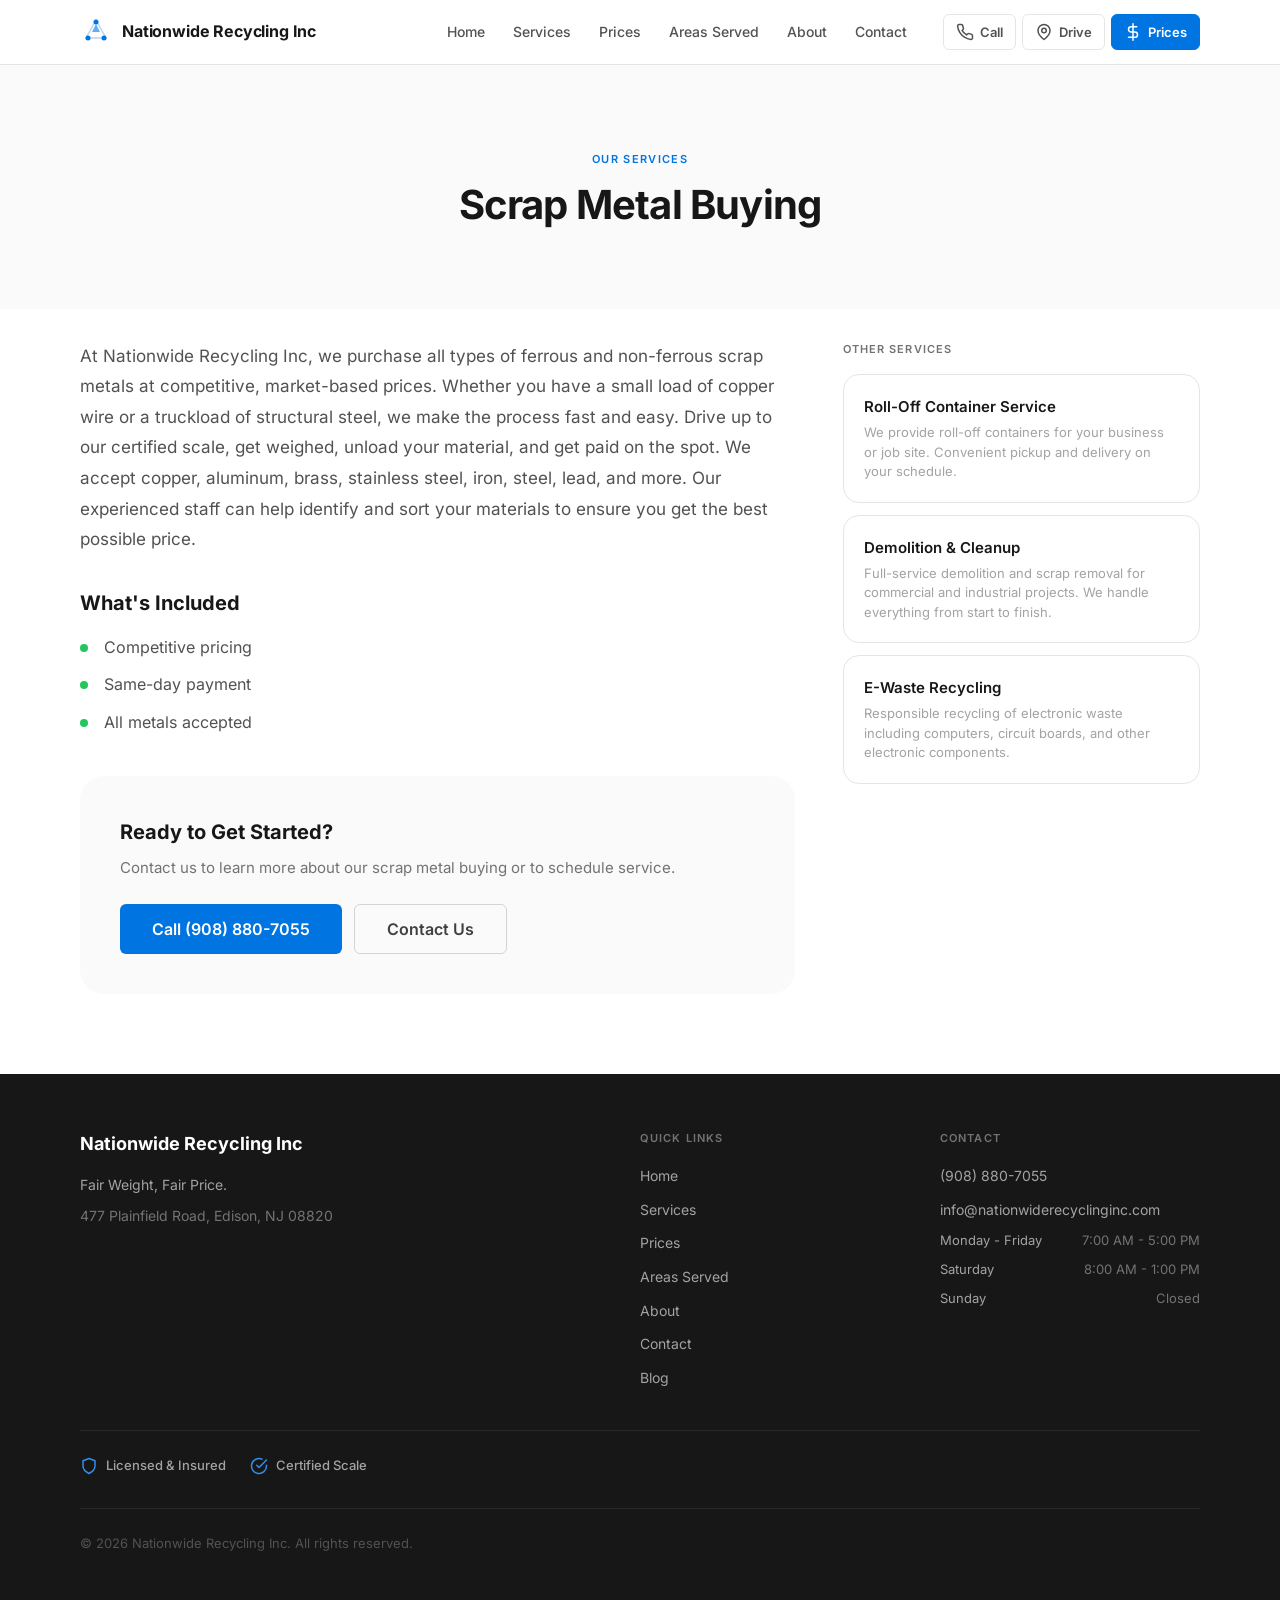
<file: services/scrap-metal-buying/index.html>
<!DOCTYPE html><html lang="en"> <head><meta charset="utf-8"><meta name="viewport" content="width=device-width, initial-scale=1"><meta name="generator" content="Astro v6.1.1"><!-- Google Search Console Verification --><!-- Primary SEO --><title>Scrap Metal Buying — Nationwide Recycling Inc</title><meta name="description" content="Sell your scrap metal for top dollar at Nationwide Recycling Inc. We buy copper, aluminum, steel, brass &#38; more. Fair scale, same-day cash payment."><link rel="canonical" href="https://nationwiderecyclinginc.com/services/scrap-metal-buying/"><!-- Open Graph --><meta property="og:type" content="website"><meta property="og:site_name" content="Nationwide Recycling Inc"><meta property="og:title" content="Scrap Metal Buying — Nationwide Recycling Inc"><meta property="og:description" content="Sell your scrap metal for top dollar at Nationwide Recycling Inc. We buy copper, aluminum, steel, brass &#38; more. Fair scale, same-day cash payment."><meta property="og:url" content="https://nationwiderecyclinginc.com/services/scrap-metal-buying/"><meta property="og:image" content="https://nationwiderecyclinginc.com/images/og-default.svg"><meta property="og:image:width" content="1200"><meta property="og:image:height" content="630"><meta property="og:locale" content="en_US"><!-- Twitter Card --><meta name="twitter:card" content="summary_large_image"><meta name="twitter:title" content="Scrap Metal Buying — Nationwide Recycling Inc"><meta name="twitter:description" content="Sell your scrap metal for top dollar at Nationwide Recycling Inc. We buy copper, aluminum, steel, brass &#38; more. Fair scale, same-day cash payment."><meta name="twitter:image" content="https://nationwiderecyclinginc.com/images/og-default.svg"><!-- Geo Tags --><meta name="geo.placename" content="Edison"><meta name="geo.region" content="US-NJ"><meta name="geo.position" content="40.5209;-74.2675"><meta name="ICBM" content="40.5209, -74.2675"><!-- Favicon --><link rel="icon" type="image/svg+xml" href="/favicon.svg"><link rel="icon" href="/favicon.ico" sizes="any"><link rel="apple-touch-icon" href="/apple-touch-icon.png"><link rel="manifest" href="/site.webmanifest"><!-- JSON-LD: LocalBusiness --><script type="application/ld+json">{"@context":"https://schema.org","@type":"LocalBusiness","name":"Nationwide Recycling Inc","description":"Nationwide Recycling Inc offers the best prices for scrap metal recycling. Fair weight, fair price — every time.","url":"https://nationwiderecyclinginc.com/","telephone":"(908) 880-7055","email":"info@nationwiderecyclinginc.com","image":"https://nationwiderecyclinginc.com/images/og-default.svg","address":{"@type":"PostalAddress","streetAddress":"477 Plainfield Road","addressLocality":"Edison","addressRegion":"NJ","postalCode":"08820","addressCountry":"US"},"openingHoursSpecification":[{"@type":"OpeningHoursSpecification","dayOfWeek":"Monday - Friday","opens":"7:00 AM","closes":"5:00 PM"},{"@type":"OpeningHoursSpecification","dayOfWeek":"Saturday","opens":"8:00 AM","closes":"1:00 PM"}],"geo":{"@type":"GeoCoordinates","latitude":40.5209,"longitude":-74.2675},"foundingDate":"2005","priceRange":"$$","paymentAccepted":"Cash, Check, Wire Transfer","currenciesAccepted":"USD","sameAs":[]}</script><!-- JSON-LD: WebSite --><script type="application/ld+json">{"@context":"https://schema.org","@type":"WebSite","name":"Nationwide Recycling Inc","url":"https://nationwiderecyclinginc.com/"}</script><!-- JSON-LD: BreadcrumbList --><script type="application/ld+json">{"@context":"https://schema.org","@type":"BreadcrumbList","itemListElement":[{"@type":"ListItem","position":1,"name":"Home","item":"https://nationwiderecyclinginc.com/"},{"@type":"ListItem","position":2,"name":"Services","item":"https://nationwiderecyclinginc.com/services"},{"@type":"ListItem","position":3,"name":"Scrap Metal Buying","item":"https://nationwiderecyclinginc.com/services/scrap-metal-buying"}]}</script><!-- JSON-LD: Page-specific schemas --><!-- Google Analytics --><link rel="stylesheet" href="/_astro/Footer.SgbrJCW_.css">
<style>.section-title[data-astro-cid-66rg7cch]{margin-bottom:3rem}.section-title--center[data-astro-cid-66rg7cch]{text-align:center;max-width:640px;margin-inline:auto}.eyebrow[data-astro-cid-66rg7cch]{display:inline-block;font-size:.6875rem;font-weight:600;letter-spacing:.12em;text-transform:uppercase;color:var(--color-primary-500);margin-bottom:.75rem}.heading[data-astro-cid-66rg7cch]{font-size:clamp(1.75rem,3.5vw,2.5rem);font-weight:700;color:var(--color-gray-900);line-height:1.2;letter-spacing:-.02em;margin:0 0 1rem}.subheading[data-astro-cid-66rg7cch]{font-size:1.0625rem;color:var(--color-gray-500);line-height:1.65;margin:0}
.btn[data-astro-cid-6ygtcg62]{display:inline-flex;align-items:center;justify-content:center;gap:.5rem;font-family:var(--font-sans);font-weight:600;text-decoration:none;border:none;cursor:pointer;border-radius:var(--radius-sm);transition:background .15s ease,color .15s ease,box-shadow .15s ease,border-color .15s ease;white-space:nowrap;line-height:1}.btn--sm[data-astro-cid-6ygtcg62]{padding:.5rem 1rem;font-size:.8125rem}.btn--md[data-astro-cid-6ygtcg62]{padding:.75rem 1.5rem;font-size:.9375rem}.btn--lg[data-astro-cid-6ygtcg62]{padding:1rem 2rem;font-size:1rem}.btn--primary[data-astro-cid-6ygtcg62]{background:var(--color-primary-500);color:#fff}.btn--primary[data-astro-cid-6ygtcg62]:hover{background:var(--color-primary-600);box-shadow:0 0 24px #0075e24d}.btn--secondary[data-astro-cid-6ygtcg62]{background:transparent;color:var(--color-gray-700);border:1px solid var(--color-gray-300)}.btn--secondary[data-astro-cid-6ygtcg62]:hover{border-color:var(--color-primary-300);color:var(--color-primary-600);background:var(--color-primary-50)}.btn--ghost[data-astro-cid-6ygtcg62]{background:transparent;color:var(--color-primary-500);padding-inline:0}.btn--ghost[data-astro-cid-6ygtcg62]:hover{color:var(--color-primary-700)}
.page-hero[data-astro-cid-3fxtnocf]{background:var(--color-gray-50);padding-block:var(--spacing-section) 2rem}.service-content[data-astro-cid-3fxtnocf]{padding-block:2rem var(--spacing-section);display:grid;grid-template-columns:1fr;gap:3rem}@media(min-width:1024px){.service-content[data-astro-cid-3fxtnocf]{grid-template-columns:2fr 1fr}}.service-long-desc[data-astro-cid-3fxtnocf]{font-size:1.0625rem;color:var(--color-gray-600);line-height:1.8;margin:0 0 2rem}.features-section[data-astro-cid-3fxtnocf]{margin-bottom:2.5rem}.features-section[data-astro-cid-3fxtnocf] h2[data-astro-cid-3fxtnocf]{font-size:1.25rem;font-weight:700;color:var(--color-gray-900);margin:0 0 1rem}.features-list[data-astro-cid-3fxtnocf]{list-style:none;padding:0;margin:0;display:flex;flex-direction:column;gap:.75rem}.features-list[data-astro-cid-3fxtnocf] li[data-astro-cid-3fxtnocf]{font-size:1rem;color:var(--color-gray-600);padding-left:1.5rem;position:relative}.features-list[data-astro-cid-3fxtnocf] li[data-astro-cid-3fxtnocf]:before{content:"";position:absolute;left:0;top:.55em;width:8px;height:8px;border-radius:50%;background:var(--color-accent-500)}.service-cta[data-astro-cid-3fxtnocf]{background:var(--color-gray-50);border-radius:var(--radius-xl);padding:2.5rem}.service-cta[data-astro-cid-3fxtnocf] h2[data-astro-cid-3fxtnocf]{font-size:1.25rem;font-weight:700;color:var(--color-gray-900);margin:0 0 .5rem}.service-cta[data-astro-cid-3fxtnocf] p[data-astro-cid-3fxtnocf]{font-size:.9375rem;color:var(--color-gray-500);margin:0 0 1.5rem;line-height:1.6}.cta-buttons[data-astro-cid-3fxtnocf]{display:flex;flex-wrap:wrap;gap:.75rem}.sidebar-heading[data-astro-cid-3fxtnocf]{font-size:.6875rem;font-weight:600;letter-spacing:.1em;text-transform:uppercase;color:var(--color-gray-500);margin:0 0 1rem}.other-services[data-astro-cid-3fxtnocf]{display:flex;flex-direction:column;gap:.75rem}.other-service-link[data-astro-cid-3fxtnocf]{display:block;padding:1.25rem;background:#fff;border:1px solid var(--color-gray-200);border-radius:var(--radius-lg);text-decoration:none;transition:border-color .15s ease,box-shadow .15s ease}.other-service-link[data-astro-cid-3fxtnocf]:hover{border-color:var(--color-primary-200);box-shadow:var(--shadow-card)}.other-service-title[data-astro-cid-3fxtnocf]{display:block;font-size:.9375rem;font-weight:600;color:var(--color-gray-900);margin-bottom:.25rem}.other-service-desc[data-astro-cid-3fxtnocf]{display:block;font-size:.8125rem;color:var(--color-gray-400);line-height:1.5}
</style></head> <body>  <header class="site-header" role="banner" data-astro-cid-qlfjksao> <div class="container header-inner" data-astro-cid-qlfjksao> <!-- Logo --> <a href="/" class="logo" aria-label="Nationwide Recycling Inc — Home" data-astro-cid-qlfjksao> <svg width="32" height="32" viewBox="0 0 32 32" fill="none" xmlns="http://www.w3.org/2000/svg" aria-hidden="true" data-astro-cid-qlfjksao> <path d="M16 4 L26 22 L6 22 Z" stroke="var(--color-primary-500)" stroke-width="1.5" fill="none" opacity="0.3" data-astro-cid-qlfjksao></path> <path d="M16 8 L12 16 L20 16 Z" fill="var(--color-primary-500)" opacity="0.6" data-astro-cid-qlfjksao></path> <circle cx="16" cy="6" r="2.5" fill="var(--color-primary-500)" data-astro-cid-qlfjksao></circle> <circle cx="24" cy="22" r="2.5" fill="var(--color-primary-500)" data-astro-cid-qlfjksao></circle> <circle cx="8" cy="22" r="2.5" fill="var(--color-primary-500)" data-astro-cid-qlfjksao></circle> </svg> <span class="logo-text" data-astro-cid-qlfjksao> <span class="logo-name" data-astro-cid-qlfjksao>Nationwide Recycling Inc</span> </span> </a> <!-- Desktop nav --> <nav class="desktop-nav" aria-label="Main navigation" data-astro-cid-qlfjksao> <ul role="list" data-astro-cid-qlfjksao> <li data-astro-cid-qlfjksao><a href="/" class="nav-link" data-astro-cid-qlfjksao>Home</a></li><li data-astro-cid-qlfjksao><a href="/services" class="nav-link" data-astro-cid-qlfjksao>Services</a></li><li data-astro-cid-qlfjksao><a href="/prices" class="nav-link" data-astro-cid-qlfjksao>Prices</a></li><li data-astro-cid-qlfjksao><a href="/service-areas" class="nav-link" data-astro-cid-qlfjksao>Areas Served</a></li><li data-astro-cid-qlfjksao><a href="/about" class="nav-link" data-astro-cid-qlfjksao>About</a></li><li data-astro-cid-qlfjksao><a href="/contact" class="nav-link" data-astro-cid-qlfjksao>Contact</a></li> </ul> </nav> <!-- Quick action buttons --> <div class="header-actions" data-astro-cid-qlfjksao> <a href="tel:9088807055" class="action-btn" aria-label="Call us" title="Call us" data-astro-cid-qlfjksao> <svg width="18" height="18" viewBox="0 0 24 24" fill="none" stroke="currentColor" stroke-width="2" stroke-linecap="round" stroke-linejoin="round" aria-hidden="true" data-astro-cid-qlfjksao> <path d="M22 16.92v3a2 2 0 0 1-2.18 2 19.79 19.79 0 0 1-8.63-3.07 19.5 19.5 0 0 1-6-6 19.79 19.79 0 0 1-3.07-8.67A2 2 0 0 1 4.11 2h3a2 2 0 0 1 2 1.72c.127.96.361 1.903.7 2.81a2 2 0 0 1-.45 2.11L8.09 9.91a16 16 0 0 0 6 6l1.27-1.27a2 2 0 0 1 2.11-.45c.907.339 1.85.573 2.81.7A2 2 0 0 1 22 16.92z" data-astro-cid-qlfjksao></path> </svg> <span class="action-label" data-astro-cid-qlfjksao>Call</span> </a> <a href="https://maps.google.com/?q=477+Plainfield+Road+Edison+NJ+08820" target="_blank" rel="noopener noreferrer" class="action-btn" aria-label="Get directions" title="Get directions" data-astro-cid-qlfjksao> <svg width="18" height="18" viewBox="0 0 24 24" fill="none" stroke="currentColor" stroke-width="2" stroke-linecap="round" stroke-linejoin="round" aria-hidden="true" data-astro-cid-qlfjksao> <path d="M20 10c0 6-8 12-8 12s-8-6-8-12a8 8 0 0 1 16 0Z" data-astro-cid-qlfjksao></path><circle cx="12" cy="10" r="3" data-astro-cid-qlfjksao></circle> </svg> <span class="action-label" data-astro-cid-qlfjksao>Drive</span> </a> <a href="/prices" class="action-btn action-btn--primary" aria-label="View prices" title="View prices" data-astro-cid-qlfjksao> <svg width="18" height="18" viewBox="0 0 24 24" fill="none" stroke="currentColor" stroke-width="2" stroke-linecap="round" stroke-linejoin="round" aria-hidden="true" data-astro-cid-qlfjksao> <line x1="12" y1="1" x2="12" y2="23" data-astro-cid-qlfjksao></line><path d="M17 5H9.5a3.5 3.5 0 0 0 0 7h5a3.5 3.5 0 0 1 0 7H6" data-astro-cid-qlfjksao></path> </svg> <span class="action-label" data-astro-cid-qlfjksao>Prices</span> </a> </div> <!-- Mobile toggle (CSS-only via checkbox) --> <label class="mobile-toggle" for="mobile-menu-toggle" aria-label="Toggle navigation" data-astro-cid-qlfjksao> <span data-astro-cid-qlfjksao></span> <span data-astro-cid-qlfjksao></span> <span data-astro-cid-qlfjksao></span> </label> </div> <!-- Mobile nav --> <input type="checkbox" id="mobile-menu-toggle" class="mobile-toggle-input" aria-hidden="true" data-astro-cid-qlfjksao> <nav class="mobile-nav" aria-label="Mobile navigation" data-astro-cid-qlfjksao> <ul role="list" data-astro-cid-qlfjksao> <li data-astro-cid-qlfjksao><a href="/" class="mobile-nav-link" data-astro-cid-qlfjksao>Home</a></li><li data-astro-cid-qlfjksao><a href="/services" class="mobile-nav-link" data-astro-cid-qlfjksao>Services</a></li><li data-astro-cid-qlfjksao><a href="/prices" class="mobile-nav-link" data-astro-cid-qlfjksao>Prices</a></li><li data-astro-cid-qlfjksao><a href="/service-areas" class="mobile-nav-link" data-astro-cid-qlfjksao>Areas Served</a></li><li data-astro-cid-qlfjksao><a href="/about" class="mobile-nav-link" data-astro-cid-qlfjksao>About</a></li><li data-astro-cid-qlfjksao><a href="/contact" class="mobile-nav-link" data-astro-cid-qlfjksao>Contact</a></li> <li data-astro-cid-qlfjksao> <a href="tel:9088807055" class="mobile-nav-cta" data-astro-cid-qlfjksao>
Call (908) 880-7055 </a> </li> <li data-astro-cid-qlfjksao> <a href="https://maps.google.com/?q=477+Plainfield+Road+Edison+NJ+08820" target="_blank" rel="noopener noreferrer" class="mobile-nav-link" data-astro-cid-qlfjksao>
Get Directions
</a> </li> </ul> </nav> </header> <main data-astro-cid-3fxtnocf> <div class="page-hero" data-astro-cid-3fxtnocf> <div class="container" data-astro-cid-3fxtnocf> <div class="section-title section-title--center" data-astro-cid-66rg7cch> <span class="eyebrow" data-astro-cid-66rg7cch>Our Services</span> <h1 class="heading" data-astro-cid-66rg7cch>Scrap Metal Buying</h1>  </div> </div> </div> <div class="container service-content" data-astro-cid-3fxtnocf> <div class="service-body" data-astro-cid-3fxtnocf> <p class="service-long-desc" data-astro-cid-3fxtnocf> At Nationwide Recycling Inc, we purchase all types of ferrous and non-ferrous scrap metals at competitive, market-based prices. Whether you have a small load of copper wire or a truckload of structural steel, we make the process fast and easy. Drive up to our certified scale, get weighed, unload your material, and get paid on the spot. We accept copper, aluminum, brass, stainless steel, iron, steel, lead, and more. Our experienced staff can help identify and sort your materials to ensure you get the best possible price. </p> <div class="features-section" data-astro-cid-3fxtnocf> <h2 data-astro-cid-3fxtnocf>What's Included</h2> <ul class="features-list" data-astro-cid-3fxtnocf> <li data-astro-cid-3fxtnocf>Competitive pricing</li><li data-astro-cid-3fxtnocf>Same-day payment</li><li data-astro-cid-3fxtnocf>All metals accepted</li> </ul> </div> <div class="service-cta" data-astro-cid-3fxtnocf> <h2 data-astro-cid-3fxtnocf>Ready to Get Started?</h2> <p data-astro-cid-3fxtnocf>Contact us to learn more about our scrap metal buying or to schedule service.</p> <div class="cta-buttons" data-astro-cid-3fxtnocf> <a href="tel:9088807055" class="btn btn--primary btn--lg" data-astro-cid-3fxtnocf="true" data-astro-cid-6ygtcg62>
Call (908) 880-7055</a> <a href="/contact" class="btn btn--secondary btn--lg" data-astro-cid-3fxtnocf="true" data-astro-cid-6ygtcg62>
Contact Us
</a> </div> </div> </div> <aside class="service-sidebar" data-astro-cid-3fxtnocf> <h2 class="sidebar-heading" data-astro-cid-3fxtnocf>Other Services</h2> <div class="other-services" data-astro-cid-3fxtnocf> <a href="/services/container-service/" class="other-service-link" data-astro-cid-3fxtnocf> <span class="other-service-title" data-astro-cid-3fxtnocf>Roll-Off Container Service</span> <span class="other-service-desc" data-astro-cid-3fxtnocf>We provide roll-off containers for your business or job site. Convenient pickup and delivery on your schedule.</span> </a><a href="/services/demolition-cleanup/" class="other-service-link" data-astro-cid-3fxtnocf> <span class="other-service-title" data-astro-cid-3fxtnocf>Demolition &amp; Cleanup</span> <span class="other-service-desc" data-astro-cid-3fxtnocf>Full-service demolition and scrap removal for commercial and industrial projects. We handle everything from start to finish.</span> </a><a href="/services/e-waste-recycling/" class="other-service-link" data-astro-cid-3fxtnocf> <span class="other-service-title" data-astro-cid-3fxtnocf>E-Waste Recycling</span> <span class="other-service-desc" data-astro-cid-3fxtnocf>Responsible recycling of electronic waste including computers, circuit boards, and other electronic components.</span> </a> </div> </aside> </div> </main> <footer role="contentinfo" class="site-footer" data-astro-cid-35ed7um5> <div class="container" data-astro-cid-35ed7um5> <div class="footer-grid" data-astro-cid-35ed7um5> <!-- Brand column --> <div class="footer-brand" data-astro-cid-35ed7um5> <a href="/" class="footer-logo" aria-label="Nationwide Recycling Inc — Home" data-astro-cid-35ed7um5> <span class="footer-logo-name" data-astro-cid-35ed7um5>Nationwide Recycling Inc</span> </a> <p class="footer-tagline" data-astro-cid-35ed7um5>Fair Weight, Fair Price.</p> <p class="footer-address" data-astro-cid-35ed7um5>477 Plainfield Road, Edison, NJ 08820</p> </div> <!-- Quick links --> <div class="footer-col" data-astro-cid-35ed7um5> <h3 class="footer-heading" data-astro-cid-35ed7um5>Quick Links</h3> <ul role="list" class="footer-links" data-astro-cid-35ed7um5> <li data-astro-cid-35ed7um5><a href="/" class="footer-link" data-astro-cid-35ed7um5>Home</a></li><li data-astro-cid-35ed7um5><a href="/services" class="footer-link" data-astro-cid-35ed7um5>Services</a></li><li data-astro-cid-35ed7um5><a href="/prices" class="footer-link" data-astro-cid-35ed7um5>Prices</a></li><li data-astro-cid-35ed7um5><a href="/service-areas" class="footer-link" data-astro-cid-35ed7um5>Areas Served</a></li><li data-astro-cid-35ed7um5><a href="/about" class="footer-link" data-astro-cid-35ed7um5>About</a></li><li data-astro-cid-35ed7um5><a href="/contact" class="footer-link" data-astro-cid-35ed7um5>Contact</a></li><li data-astro-cid-35ed7um5><a href="/blog" class="footer-link" data-astro-cid-35ed7um5>Blog</a></li> </ul> </div> <!-- Contact info --> <div class="footer-col" data-astro-cid-35ed7um5> <h3 class="footer-heading" data-astro-cid-35ed7um5>Contact</h3> <ul role="list" class="footer-links" data-astro-cid-35ed7um5> <li data-astro-cid-35ed7um5> <a href="tel:9088807055" class="footer-link" data-astro-cid-35ed7um5> (908) 880-7055 </a> </li> <li data-astro-cid-35ed7um5> <a href="mailto:info@nationwiderecyclinginc.com" class="footer-link" data-astro-cid-35ed7um5> info@nationwiderecyclinginc.com </a> </li> <li class="footer-hours" data-astro-cid-35ed7um5> <span class="hours-days" data-astro-cid-35ed7um5>Monday - Friday</span> <span class="hours-time" data-astro-cid-35ed7um5>7:00 AM - 5:00 PM</span> </li><li class="footer-hours" data-astro-cid-35ed7um5> <span class="hours-days" data-astro-cid-35ed7um5>Saturday</span> <span class="hours-time" data-astro-cid-35ed7um5>8:00 AM - 1:00 PM</span> </li><li class="footer-hours" data-astro-cid-35ed7um5> <span class="hours-days" data-astro-cid-35ed7um5>Sunday</span> <span class="hours-time" data-astro-cid-35ed7um5>Closed</span> </li> </ul> </div> </div> <!-- Trust badges --> <div class="footer-badges" data-astro-cid-35ed7um5> <div class="trust-badge" data-astro-cid-35ed7um5> <svg width="18" height="18" viewBox="0 0 24 24" fill="none" stroke="currentColor" stroke-width="2" stroke-linecap="round" stroke-linejoin="round" aria-hidden="true" data-astro-cid-35ed7um5> <path d="M12 22s8-4 8-10V5l-8-3-8 3v7c0 6 8 10 8 10z" data-astro-cid-35ed7um5></path> </svg>   <span data-astro-cid-35ed7um5>Licensed &amp; Insured</span> </div><div class="trust-badge" data-astro-cid-35ed7um5>  <svg width="18" height="18" viewBox="0 0 24 24" fill="none" stroke="currentColor" stroke-width="2" stroke-linecap="round" stroke-linejoin="round" aria-hidden="true" data-astro-cid-35ed7um5> <path d="M22 11.08V12a10 10 0 1 1-5.93-9.14" data-astro-cid-35ed7um5></path><polyline points="22 4 12 14.01 9 11.01" data-astro-cid-35ed7um5></polyline> </svg>  <span data-astro-cid-35ed7um5>Certified Scale</span> </div> </div> <!-- Bottom bar --> <div class="footer-bottom" data-astro-cid-35ed7um5> <p class="footer-copy" data-astro-cid-35ed7um5>
&copy; 2026 Nationwide Recycling Inc. All rights reserved.
</p> </div> </div> </footer>  </body></html>
</file>
<file: _astro/Footer.SgbrJCW_.css>
@layer properties{@supports (((-webkit-hyphens:none)) and (not (margin-trim:inline))) or ((-moz-orient:inline) and (not (color:rgb(from red r g b)))){*,:before,:after,::backdrop{--tw-rotate-x:initial;--tw-rotate-y:initial;--tw-rotate-z:initial;--tw-skew-x:initial;--tw-skew-y:initial;--tw-border-style:solid;--tw-outline-style:solid;--tw-backdrop-blur:initial;--tw-backdrop-brightness:initial;--tw-backdrop-contrast:initial;--tw-backdrop-grayscale:initial;--tw-backdrop-hue-rotate:initial;--tw-backdrop-invert:initial;--tw-backdrop-opacity:initial;--tw-backdrop-saturate:initial;--tw-backdrop-sepia:initial}}}@layer theme{:root,:host{--font-sans:"Inter Variable", "Inter", system-ui, -apple-system, sans-serif;--font-mono:ui-monospace, SFMono-Regular, Menlo, Monaco, Consolas, "Liberation Mono", "Courier New", monospace;--color-blue-50:oklch(97% .014 254.604);--color-gray-50:#fafafa;--color-gray-100:#f5f5f5;--color-gray-200:#e5e5e5;--color-gray-300:#d4d4d4;--color-gray-400:#a3a3a3;--color-gray-500:#737373;--color-gray-600:#525252;--color-gray-700:#404040;--color-gray-800:#262626;--color-gray-900:#171717;--spacing:.25rem;--radius-sm:.375rem;--radius-md:.625rem;--radius-lg:1rem;--radius-xl:1.5rem;--default-transition-duration:.15s;--default-transition-timing-function:cubic-bezier(.4, 0, .2, 1);--default-font-family:var(--font-sans);--default-mono-font-family:var(--font-mono);--color-primary-950:#002952;--color-primary-900:#003d7a;--color-primary-800:#004d99;--color-primary-700:#005ebf;--color-primary-600:#0068d4;--color-primary-500:#0075e2;--color-primary-400:#338ee8;--color-primary-300:#66a7ee;--color-primary-200:#99c1f4;--color-primary-100:#cce0fa;--color-primary-50:#e6f0fd;--color-accent-500:#22c55e;--spacing-section:5rem;--spacing-section-sm:3rem;--shadow-card:0 1px 3px #00000014, 0 1px 2px #0000000f;--shadow-card-hover:0 8px 30px #0075e21a, 0 2px 8px #00000014}}@layer base{*,:after,:before,::backdrop{box-sizing:border-box;border:0 solid;margin:0;padding:0}::file-selector-button{box-sizing:border-box;border:0 solid;margin:0;padding:0}html,:host{-webkit-text-size-adjust:100%;tab-size:4;line-height:1.5;font-family:var(--default-font-family,ui-sans-serif, system-ui, sans-serif, "Apple Color Emoji", "Segoe UI Emoji", "Segoe UI Symbol", "Noto Color Emoji");font-feature-settings:var(--default-font-feature-settings,normal);font-variation-settings:var(--default-font-variation-settings,normal);-webkit-tap-highlight-color:transparent}hr{height:0;color:inherit;border-top-width:1px}abbr:where([title]){-webkit-text-decoration:underline dotted;text-decoration:underline dotted}h1,h2,h3,h4,h5,h6{font-size:inherit;font-weight:inherit}a{color:inherit;-webkit-text-decoration:inherit;text-decoration:inherit}b,strong{font-weight:bolder}code,kbd,samp,pre{font-family:var(--default-mono-font-family,ui-monospace, SFMono-Regular, Menlo, Monaco, Consolas, "Liberation Mono", "Courier New", monospace);font-feature-settings:var(--default-mono-font-feature-settings,normal);font-variation-settings:var(--default-mono-font-variation-settings,normal);font-size:1em}small{font-size:80%}sub,sup{vertical-align:baseline;font-size:75%;line-height:0;position:relative}sub{bottom:-.25em}sup{top:-.5em}table{text-indent:0;border-color:inherit;border-collapse:collapse}:-moz-focusring{outline:auto}progress{vertical-align:baseline}summary{display:list-item}ol,ul,menu{list-style:none}img,svg,video,canvas,audio,iframe,embed,object{vertical-align:middle;display:block}img,video{max-width:100%;height:auto}button,input,select,optgroup,textarea{font:inherit;font-feature-settings:inherit;font-variation-settings:inherit;letter-spacing:inherit;color:inherit;opacity:1;background-color:#0000;border-radius:0}::file-selector-button{font:inherit;font-feature-settings:inherit;font-variation-settings:inherit;letter-spacing:inherit;color:inherit;opacity:1;background-color:#0000;border-radius:0}:where(select:is([multiple],[size])) optgroup{font-weight:bolder}:where(select:is([multiple],[size])) optgroup option{padding-inline-start:20px}::file-selector-button{margin-inline-end:4px}::placeholder{opacity:1}@supports (not ((-webkit-appearance:-apple-pay-button))) or (contain-intrinsic-size:1px){::placeholder{color:currentColor}@supports (color:color-mix(in lab,red,red)){::placeholder{color:color-mix(in oklab,currentcolor 50%,transparent)}}}textarea{resize:vertical}::-webkit-search-decoration{-webkit-appearance:none}::-webkit-date-and-time-value{min-height:1lh;text-align:inherit}::-webkit-datetime-edit{display:inline-flex}::-webkit-datetime-edit-fields-wrapper{padding:0}::-webkit-datetime-edit{padding-block:0}::-webkit-datetime-edit-year-field{padding-block:0}::-webkit-datetime-edit-month-field{padding-block:0}::-webkit-datetime-edit-day-field{padding-block:0}::-webkit-datetime-edit-hour-field{padding-block:0}::-webkit-datetime-edit-minute-field{padding-block:0}::-webkit-datetime-edit-second-field{padding-block:0}::-webkit-datetime-edit-millisecond-field{padding-block:0}::-webkit-datetime-edit-meridiem-field{padding-block:0}::-webkit-calendar-picker-indicator{line-height:1}:-moz-ui-invalid{box-shadow:none}button,input:where([type=button],[type=reset],[type=submit]){appearance:button}::file-selector-button{appearance:button}::-webkit-inner-spin-button{height:auto}::-webkit-outer-spin-button{height:auto}[hidden]:where(:not([hidden=until-found])){display:none!important}}@layer components;@layer utilities{.static{position:static}.start{inset-inline-start:var(--spacing)}.container{width:100%}@media(min-width:40rem){.container{max-width:40rem}}@media(min-width:48rem){.container{max-width:48rem}}@media(min-width:64rem){.container{max-width:64rem}}@media(min-width:80rem){.container{max-width:80rem}}@media(min-width:96rem){.container{max-width:96rem}}.contents{display:contents}.flex{display:flex}.grid{display:grid}.hidden{display:none}.flex-shrink{flex-shrink:1}.transform{transform:var(--tw-rotate-x,) var(--tw-rotate-y,) var(--tw-rotate-z,) var(--tw-skew-x,) var(--tw-skew-y,)}.flex-wrap{flex-wrap:wrap}.border{border-style:var(--tw-border-style);border-width:1px}.outline{outline-style:var(--tw-outline-style);outline-width:1px}.backdrop-filter{-webkit-backdrop-filter:var(--tw-backdrop-blur,) var(--tw-backdrop-brightness,) var(--tw-backdrop-contrast,) var(--tw-backdrop-grayscale,) var(--tw-backdrop-hue-rotate,) var(--tw-backdrop-invert,) var(--tw-backdrop-opacity,) var(--tw-backdrop-saturate,) var(--tw-backdrop-sepia,);backdrop-filter:var(--tw-backdrop-blur,) var(--tw-backdrop-brightness,) var(--tw-backdrop-contrast,) var(--tw-backdrop-grayscale,) var(--tw-backdrop-hue-rotate,) var(--tw-backdrop-invert,) var(--tw-backdrop-opacity,) var(--tw-backdrop-saturate,) var(--tw-backdrop-sepia,)}.transition{transition-property:color,background-color,border-color,outline-color,text-decoration-color,fill,stroke,--tw-gradient-from,--tw-gradient-via,--tw-gradient-to,opacity,box-shadow,transform,translate,scale,rotate,filter,-webkit-backdrop-filter,backdrop-filter,display,content-visibility,overlay,pointer-events;transition-timing-function:var(--tw-ease,var(--default-transition-timing-function));transition-duration:var(--tw-duration,var(--default-transition-duration))}}@font-face{font-family:Inter Variable;font-style:normal;font-display:swap;font-weight:100 900;src:url(/_astro/inter-cyrillic-ext-wght-normal.BOeWTOD4.woff2)format("woff2-variations");unicode-range:U+460-52F,U+1C80-1C8A,U+20B4,U+2DE0-2DFF,U+A640-A69F,U+FE2E-FE2F}@font-face{font-family:Inter Variable;font-style:normal;font-display:swap;font-weight:100 900;src:url(/_astro/inter-cyrillic-wght-normal.DqGufNeO.woff2)format("woff2-variations");unicode-range:U+301,U+400-45F,U+490-491,U+4B0-4B1,U+2116}@font-face{font-family:Inter Variable;font-style:normal;font-display:swap;font-weight:100 900;src:url(/_astro/inter-greek-ext-wght-normal.DlzME5K_.woff2)format("woff2-variations");unicode-range:U+1F??}@font-face{font-family:Inter Variable;font-style:normal;font-display:swap;font-weight:100 900;src:url(/_astro/inter-greek-wght-normal.CkhJZR-_.woff2)format("woff2-variations");unicode-range:U+370-377,U+37A-37F,U+384-38A,U+38C,U+38E-3A1,U+3A3-3FF}@font-face{font-family:Inter Variable;font-style:normal;font-display:swap;font-weight:100 900;src:url(/_astro/inter-vietnamese-wght-normal.CBcvBZtf.woff2)format("woff2-variations");unicode-range:U+102-103,U+110-111,U+128-129,U+168-169,U+1A0-1A1,U+1AF-1B0,U+300-301,U+303-304,U+308-309,U+323,U+329,U+1EA0-1EF9,U+20AB}@font-face{font-family:Inter Variable;font-style:normal;font-display:swap;font-weight:100 900;src:url(/_astro/inter-latin-ext-wght-normal.DO1Apj_S.woff2)format("woff2-variations");unicode-range:U+100-2BA,U+2BD-2C5,U+2C7-2CC,U+2CE-2D7,U+2DD-2FF,U+304,U+308,U+329,U+1D00-1DBF,U+1E00-1E9F,U+1EF2-1EFF,U+2020,U+20A0-20AB,U+20AD-20C0,U+2113,U+2C60-2C7F,U+A720-A7FF}@font-face{font-family:Inter Variable;font-style:normal;font-display:swap;font-weight:100 900;src:url(/_astro/inter-latin-wght-normal.Dx4kXJAl.woff2)format("woff2-variations");unicode-range:U+??,U+131,U+152-153,U+2BB-2BC,U+2C6,U+2DA,U+2DC,U+304,U+308,U+329,U+2000-206F,U+20AC,U+2122,U+2191,U+2193,U+2212,U+2215,U+FEFF,U+FFFD}*,:before,:after{box-sizing:border-box}html{font-family:var(--font-sans);-webkit-font-smoothing:antialiased;-moz-osx-font-smoothing:grayscale;scroll-behavior:smooth;font-size:16px}body{color:var(--color-gray-900);background-color:#fff;min-height:100vh;margin:0;line-height:1.6}:focus-visible{outline:2px solid var(--color-primary-500);outline-offset:2px}::selection{color:var(--color-gray-900);background:#0075e226}.container{width:100%;max-width:1200px;margin-inline:auto;padding-inline:1.5rem}@media(min-width:768px){.container{padding-inline:2.5rem}}.section-py{padding-block:var(--spacing-section)}@media(max-width:768px){.section-py{padding-block:var(--spacing-section-sm)}}.gradient-text{background:linear-gradient(135deg,var(--color-primary-500) 0%,var(--color-primary-700) 100%);-webkit-text-fill-color:transparent;-webkit-background-clip:text;background-clip:text}.accent-line{background:linear-gradient(90deg,var(--color-primary-500),transparent);border-radius:2px;width:3rem;height:3px;display:block}@property --tw-rotate-x{syntax:"*";inherits:false}@property --tw-rotate-y{syntax:"*";inherits:false}@property --tw-rotate-z{syntax:"*";inherits:false}@property --tw-skew-x{syntax:"*";inherits:false}@property --tw-skew-y{syntax:"*";inherits:false}@property --tw-border-style{syntax:"*";inherits:false;initial-value:solid}@property --tw-outline-style{syntax:"*";inherits:false;initial-value:solid}@property --tw-backdrop-blur{syntax:"*";inherits:false}@property --tw-backdrop-brightness{syntax:"*";inherits:false}@property --tw-backdrop-contrast{syntax:"*";inherits:false}@property --tw-backdrop-grayscale{syntax:"*";inherits:false}@property --tw-backdrop-hue-rotate{syntax:"*";inherits:false}@property --tw-backdrop-invert{syntax:"*";inherits:false}@property --tw-backdrop-opacity{syntax:"*";inherits:false}@property --tw-backdrop-saturate{syntax:"*";inherits:false}@property --tw-backdrop-sepia{syntax:"*";inherits:false}.site-header[data-astro-cid-qlfjksao]{position:sticky;top:0;z-index:50;background:#fffffff2;backdrop-filter:blur(12px);-webkit-backdrop-filter:blur(12px);border-bottom:1px solid var(--color-gray-200)}.header-inner[data-astro-cid-qlfjksao]{display:flex;align-items:center;gap:1.5rem;height:4rem}.logo[data-astro-cid-qlfjksao]{display:flex;align-items:center;gap:.625rem;text-decoration:none;flex-shrink:0}.logo-text[data-astro-cid-qlfjksao]{display:flex;flex-direction:column;line-height:1.1}.logo-name[data-astro-cid-qlfjksao]{font-size:1rem;font-weight:700;color:var(--color-gray-900);letter-spacing:-.01em}.desktop-nav[data-astro-cid-qlfjksao]{margin-left:auto}.desktop-nav[data-astro-cid-qlfjksao] ul[data-astro-cid-qlfjksao]{display:flex;align-items:center;gap:.25rem;list-style:none;margin:0;padding:0}.nav-link[data-astro-cid-qlfjksao]{display:block;padding:.375rem .75rem;color:var(--color-gray-600);text-decoration:none;font-size:.875rem;font-weight:500;border-radius:var(--radius-sm);transition:color .15s ease,background .15s ease}.nav-link[data-astro-cid-qlfjksao]:hover{color:var(--color-primary-500);background:var(--color-primary-50)}.header-actions[data-astro-cid-qlfjksao]{display:flex;align-items:center;gap:.375rem;flex-shrink:0}.action-btn[data-astro-cid-qlfjksao]{display:inline-flex;align-items:center;gap:.375rem;padding:.4375rem .75rem;border-radius:var(--radius-sm);text-decoration:none;font-size:.8125rem;font-weight:600;color:var(--color-gray-600);border:1px solid var(--color-gray-200);transition:color .15s ease,background .15s ease,border-color .15s ease;white-space:nowrap}.action-btn[data-astro-cid-qlfjksao]:hover{color:var(--color-primary-500);border-color:var(--color-primary-200);background:var(--color-primary-50)}.action-btn--primary[data-astro-cid-qlfjksao]{background:var(--color-primary-500);color:#fff;border-color:var(--color-primary-500)}.action-btn--primary[data-astro-cid-qlfjksao]:hover{background:var(--color-primary-600);border-color:var(--color-primary-600);color:#fff}.mobile-toggle-input[data-astro-cid-qlfjksao]{display:none}.mobile-toggle[data-astro-cid-qlfjksao]{display:none;flex-direction:column;gap:5px;cursor:pointer;padding:.5rem;margin-left:auto}.mobile-toggle[data-astro-cid-qlfjksao] span[data-astro-cid-qlfjksao]{display:block;width:22px;height:2px;background:var(--color-gray-600);border-radius:2px;transition:transform .2s ease,opacity .2s ease}.mobile-nav[data-astro-cid-qlfjksao]{display:none;border-top:1px solid var(--color-gray-200);background:#fff}.mobile-nav[data-astro-cid-qlfjksao] ul[data-astro-cid-qlfjksao]{list-style:none;margin:0;padding:.75rem 0}.mobile-nav-link[data-astro-cid-qlfjksao],.mobile-nav-cta[data-astro-cid-qlfjksao]{display:block;padding:.75rem 1.5rem;text-decoration:none;font-size:.9375rem;font-weight:500;color:var(--color-gray-600);transition:color .15s ease}.mobile-nav-link[data-astro-cid-qlfjksao]:hover{color:var(--color-primary-500)}.mobile-nav-cta[data-astro-cid-qlfjksao]{color:var(--color-primary-500);font-weight:600}@media(max-width:768px){.desktop-nav[data-astro-cid-qlfjksao],.header-actions[data-astro-cid-qlfjksao]{display:none}.mobile-toggle[data-astro-cid-qlfjksao]{display:flex}.mobile-toggle-input[data-astro-cid-qlfjksao]:checked~.mobile-nav[data-astro-cid-qlfjksao]{display:block}.mobile-toggle-input[data-astro-cid-qlfjksao]:checked+.header-inner[data-astro-cid-qlfjksao] .mobile-toggle[data-astro-cid-qlfjksao] span[data-astro-cid-qlfjksao]:nth-child(1){transform:translateY(7px) rotate(45deg)}.mobile-toggle-input[data-astro-cid-qlfjksao]:checked+.header-inner[data-astro-cid-qlfjksao] .mobile-toggle[data-astro-cid-qlfjksao] span[data-astro-cid-qlfjksao]:nth-child(2){opacity:0}.mobile-toggle-input[data-astro-cid-qlfjksao]:checked+.header-inner[data-astro-cid-qlfjksao] .mobile-toggle[data-astro-cid-qlfjksao] span[data-astro-cid-qlfjksao]:nth-child(3){transform:translateY(-7px) rotate(-45deg)}}@media(max-width:900px)and (min-width:769px){.action-label[data-astro-cid-qlfjksao]{display:none}}.site-footer[data-astro-cid-35ed7um5]{background:var(--color-gray-900);color:var(--color-gray-300)}.site-footer[data-astro-cid-35ed7um5] .container[data-astro-cid-35ed7um5]{padding-block:3.5rem}.footer-grid[data-astro-cid-35ed7um5]{display:grid;grid-template-columns:1fr;gap:2.5rem}@media(min-width:640px){.footer-grid[data-astro-cid-35ed7um5]{grid-template-columns:1fr 1fr}.footer-brand[data-astro-cid-35ed7um5]{grid-column:1 / -1}}@media(min-width:1024px){.footer-grid[data-astro-cid-35ed7um5]{grid-template-columns:2fr 1fr 1fr}.footer-brand[data-astro-cid-35ed7um5]{grid-column:auto}}.footer-logo[data-astro-cid-35ed7um5]{display:inline-flex;align-items:center;text-decoration:none;margin-bottom:1rem}.footer-logo-name[data-astro-cid-35ed7um5]{font-size:1.125rem;font-weight:700;color:#fff}.footer-tagline[data-astro-cid-35ed7um5]{font-size:.875rem;color:var(--color-gray-400);line-height:1.6;max-width:30ch;margin:0 0 .5rem}.footer-address[data-astro-cid-35ed7um5]{font-size:.875rem;color:var(--color-gray-500);margin:0}.footer-heading[data-astro-cid-35ed7um5]{font-size:.6875rem;font-weight:600;letter-spacing:.1em;text-transform:uppercase;color:var(--color-gray-500);margin-bottom:1rem}.footer-links[data-astro-cid-35ed7um5]{list-style:none;padding:0;margin:0;display:flex;flex-direction:column;gap:.5rem}.footer-link[data-astro-cid-35ed7um5]{font-size:.875rem;color:var(--color-gray-400);text-decoration:none;transition:color .15s ease}.footer-link[data-astro-cid-35ed7um5]:hover{color:var(--color-primary-400)}.footer-hours[data-astro-cid-35ed7um5]{display:flex;justify-content:space-between;gap:1rem;font-size:.8125rem}.hours-days[data-astro-cid-35ed7um5]{color:var(--color-gray-400)}.hours-time[data-astro-cid-35ed7um5]{color:var(--color-gray-500)}.footer-badges[data-astro-cid-35ed7um5]{display:flex;flex-wrap:wrap;gap:1.5rem;margin-top:2.5rem;padding-top:1.5rem;border-top:1px solid rgba(255,255,255,.08)}.trust-badge[data-astro-cid-35ed7um5]{display:inline-flex;align-items:center;gap:.5rem;font-size:.8125rem;font-weight:500;color:var(--color-gray-400)}.trust-badge[data-astro-cid-35ed7um5] svg[data-astro-cid-35ed7um5]{color:var(--color-primary-400)}.footer-bottom[data-astro-cid-35ed7um5]{margin-top:2rem;padding-top:1.5rem;border-top:1px solid rgba(255,255,255,.08)}.footer-copy[data-astro-cid-35ed7um5]{font-size:.8125rem;color:var(--color-gray-600)}
</file>
<file: _astro/index@_@astro.B9W2wuoo.css>
.hero[data-astro-cid-anhloy43]{background:linear-gradient(135deg,var(--color-primary-900) 0%,var(--color-primary-800) 100%);color:#fff}.hero-content[data-astro-cid-anhloy43]{padding-block:4rem 3rem}.hero-main[data-astro-cid-anhloy43]{text-align:center;margin-bottom:3rem}.hero-heading[data-astro-cid-anhloy43]{font-size:clamp(2rem,5vw,3.5rem);font-weight:800;line-height:1.1;letter-spacing:-.02em;margin:0 0 2rem}.featured-price[data-astro-cid-anhloy43]{display:inline-flex;flex-direction:column;align-items:center;gap:.5rem;background:#ffffff1a;border:1px solid rgba(255,255,255,.2);border-radius:var(--radius-lg);padding:1.5rem 3rem;margin-bottom:2.5rem}.featured-label[data-astro-cid-anhloy43]{font-size:.875rem;font-weight:600;text-transform:uppercase;letter-spacing:.08em;color:#fffc}.featured-value[data-astro-cid-anhloy43]{font-size:clamp(2.5rem,6vw,4rem);font-weight:800;letter-spacing:-.02em;line-height:1}.featured-unit[data-astro-cid-anhloy43]{font-size:.4em;font-weight:500;opacity:.7}.hero-actions[data-astro-cid-anhloy43]{display:flex;flex-wrap:wrap;gap:.875rem;justify-content:center}.hero-actions[data-astro-cid-anhloy43] .btn--primary{background:#fff;color:var(--color-primary-700)}.hero-actions[data-astro-cid-anhloy43] .btn--primary:hover{background:var(--color-gray-100);box-shadow:0 0 24px #fff3}.hero-actions[data-astro-cid-anhloy43] .btn--secondary{color:#fff;border-color:#ffffff4d}.hero-actions[data-astro-cid-anhloy43] .btn--secondary:hover{border-color:#ffffff80;background:#ffffff1a;color:#fff}.quick-actions[data-astro-cid-anhloy43]{display:grid;grid-template-columns:1fr;gap:1rem}@media(min-width:640px){.quick-actions[data-astro-cid-anhloy43]{grid-template-columns:repeat(3,1fr)}}.quick-action[data-astro-cid-anhloy43]{display:flex;align-items:center;gap:1rem;padding:1.25rem 1.5rem;background:#ffffff14;border:1px solid rgba(255,255,255,.12);border-radius:var(--radius-lg);text-decoration:none;color:#fff;transition:background .15s ease,border-color .15s ease}.quick-action[data-astro-cid-anhloy43]:hover{background:#ffffff26;border-color:#ffffff40}.quick-action[data-astro-cid-anhloy43] svg[data-astro-cid-anhloy43]{flex-shrink:0;opacity:.8}.quick-action-label[data-astro-cid-anhloy43]{font-size:.9375rem;font-weight:600;display:block}.quick-action-detail[data-astro-cid-anhloy43]{font-size:.8125rem;color:#fff9;display:block}.prices-preview[data-astro-cid-hfd5h7qr]{background:var(--color-gray-50)}.prices-date[data-astro-cid-hfd5h7qr]{display:inline-flex;align-items:center;gap:.5rem;font-size:.875rem;font-weight:500;color:var(--color-gray-500);margin-bottom:2rem;text-align:center;width:100%;justify-content:center}.prices-grid[data-astro-cid-hfd5h7qr]{display:grid;grid-template-columns:1fr;gap:1.5rem}@media(min-width:768px){.prices-grid[data-astro-cid-hfd5h7qr]{grid-template-columns:repeat(2,1fr)}}.price-category-card[data-astro-cid-hfd5h7qr]{background:#fff;border:1px solid var(--color-gray-200);border-radius:var(--radius-lg);overflow:hidden}.cat-heading[data-astro-cid-hfd5h7qr]{font-size:1rem;font-weight:700;color:var(--color-gray-900);padding:1rem 1.5rem;margin:0;background:var(--color-gray-50);border-bottom:1px solid var(--color-gray-200)}.price-row[data-astro-cid-hfd5h7qr]{display:flex;justify-content:space-between;align-items:center;gap:1rem;padding:.875rem 1.5rem}.price-row[data-astro-cid-hfd5h7qr]:not(:last-child){border-bottom:1px solid var(--color-gray-100)}.price-row-info[data-astro-cid-hfd5h7qr]{display:flex;flex-direction:column;gap:.125rem;min-width:0}.price-row-name[data-astro-cid-hfd5h7qr]{font-size:.9375rem;font-weight:500;color:var(--color-gray-800)}.price-row-desc[data-astro-cid-hfd5h7qr]{font-size:.75rem;color:var(--color-gray-400);line-height:1.4}.price-row-value[data-astro-cid-hfd5h7qr]{font-size:1.0625rem;font-weight:700;color:var(--color-primary-600);white-space:nowrap;flex-shrink:0}.price-row-unit[data-astro-cid-hfd5h7qr]{font-weight:400;color:var(--color-gray-400);font-size:.75rem}.prices-note[data-astro-cid-hfd5h7qr]{margin-top:1.5rem;font-size:.8125rem;color:var(--color-gray-400);text-align:center}.prices-note[data-astro-cid-hfd5h7qr] a[data-astro-cid-hfd5h7qr]{color:var(--color-primary-500);text-decoration:none}.prices-note[data-astro-cid-hfd5h7qr] a[data-astro-cid-hfd5h7qr]:hover{text-decoration:underline}.prices-cta[data-astro-cid-hfd5h7qr]{margin-top:1.5rem;text-align:center}.services[data-astro-cid-ttyv4st4]{position:relative}.services-grid[data-astro-cid-ttyv4st4]{display:grid;grid-template-columns:1fr;gap:1.25rem}@media(min-width:640px){.services-grid[data-astro-cid-ttyv4st4]{grid-template-columns:repeat(2,1fr)}}@media(min-width:1024px){.services-grid[data-astro-cid-ttyv4st4]{grid-template-columns:repeat(4,1fr)}}.services-grid .card{display:flex;flex-direction:column;gap:1rem}.service-icon[data-astro-cid-ttyv4st4]{width:2.5rem;height:2.5rem;display:flex;align-items:center;justify-content:center;background:var(--color-primary-50);border-radius:var(--radius-md);color:var(--color-primary-500);flex-shrink:0}.service-title[data-astro-cid-ttyv4st4]{font-size:1.0625rem;font-weight:600;color:var(--color-gray-900);margin:0;line-height:1.3}.service-desc[data-astro-cid-ttyv4st4]{font-size:.9375rem;color:var(--color-gray-500);line-height:1.65;margin:0}.service-features[data-astro-cid-ttyv4st4]{list-style:none;padding:0;margin:0;display:flex;flex-direction:column;gap:.375rem}.service-features[data-astro-cid-ttyv4st4] li[data-astro-cid-ttyv4st4]{font-size:.8125rem;color:var(--color-gray-500);padding-left:1.25rem;position:relative}.service-features[data-astro-cid-ttyv4st4] li[data-astro-cid-ttyv4st4]:before{content:"";position:absolute;left:0;top:.5em;width:6px;height:6px;border-radius:50%;background:var(--color-accent-500)}.service-card-link[data-astro-cid-ttyv4st4]{text-decoration:none;color:inherit}.service-more[data-astro-cid-ttyv4st4]{font-size:.8125rem;font-weight:600;color:var(--color-primary-500);margin-top:auto}.testimonials[data-astro-cid-wgrcrutd]{position:relative}.testimonials-grid[data-astro-cid-wgrcrutd]{display:grid;grid-template-columns:1fr;gap:1.5rem}@media(min-width:768px){.testimonials-grid[data-astro-cid-wgrcrutd]{grid-template-columns:repeat(3,1fr)}}.testimonial-card[data-astro-cid-wgrcrutd]{background:#fff;border:1px solid var(--color-gray-200);border-radius:var(--radius-lg);padding:2rem;display:flex;flex-direction:column;gap:1.5rem;transition:border-color .2s ease,box-shadow .2s ease}.testimonial-card[data-astro-cid-wgrcrutd]:hover{border-color:var(--color-primary-200);box-shadow:var(--shadow-card-hover)}.testimonial-quote[data-astro-cid-wgrcrutd]{flex:1;margin:0}.quote-mark[data-astro-cid-wgrcrutd]{color:var(--color-primary-300);opacity:.5;margin-bottom:1rem;display:block}.testimonial-quote[data-astro-cid-wgrcrutd] p[data-astro-cid-wgrcrutd]{font-size:.9375rem;color:var(--color-gray-600);line-height:1.7;margin:0;font-style:italic}.testimonial-author[data-astro-cid-wgrcrutd]{display:flex;align-items:center;gap:.875rem;padding-top:1.25rem;border-top:1px solid var(--color-gray-100)}.author-avatar[data-astro-cid-wgrcrutd]{width:2.5rem;height:2.5rem;border-radius:50%;background:linear-gradient(135deg,var(--color-primary-500),var(--color-primary-700));display:flex;align-items:center;justify-content:center;font-size:.75rem;font-weight:700;color:#fff;flex-shrink:0;letter-spacing:.05em}.author-info[data-astro-cid-wgrcrutd]{display:flex;flex-direction:column;gap:.125rem}.author-name[data-astro-cid-wgrcrutd]{font-size:.9375rem;font-weight:600;color:var(--color-gray-900);font-style:normal}.author-role[data-astro-cid-wgrcrutd]{font-size:.8125rem;color:var(--color-gray-500)}.about[data-astro-cid-wm6ud4mt]{background:var(--color-gray-50)}.about-grid[data-astro-cid-wm6ud4mt]{display:grid;grid-template-columns:1fr;gap:3rem;align-items:start}@media(min-width:1024px){.about-grid[data-astro-cid-wm6ud4mt]{grid-template-columns:1fr 1fr}}.about-text[data-astro-cid-wm6ud4mt] p[data-astro-cid-wm6ud4mt]{font-size:1rem;color:var(--color-gray-600);line-height:1.75;margin:0 0 1.25rem}.about-values[data-astro-cid-wm6ud4mt]{display:flex;flex-direction:column;gap:1.25rem}.value-card[data-astro-cid-wm6ud4mt]{background:#fff;border:1px solid var(--color-gray-200);border-radius:var(--radius-lg);padding:1.5rem;display:flex;gap:1rem;align-items:flex-start;transition:border-color .2s ease,box-shadow .2s ease}.value-card[data-astro-cid-wm6ud4mt]:hover{border-color:var(--color-primary-200);box-shadow:var(--shadow-card)}.value-icon[data-astro-cid-wm6ud4mt]{font-size:1.5rem;width:2.5rem;height:2.5rem;display:flex;align-items:center;justify-content:center;background:var(--color-primary-50);border-radius:var(--radius-md);color:var(--color-primary-500);flex-shrink:0}.value-card[data-astro-cid-wm6ud4mt] h3[data-astro-cid-wm6ud4mt]{font-size:1rem;font-weight:600;color:var(--color-gray-900);margin:0 0 .25rem}.value-card[data-astro-cid-wm6ud4mt] p[data-astro-cid-wm6ud4mt]{font-size:.875rem;color:var(--color-gray-500);line-height:1.5;margin:0}.faq[data-astro-cid-h4zmggu3]{background:var(--color-gray-50)}.faq-list[data-astro-cid-h4zmggu3]{max-width:768px;margin-inline:auto;display:flex;flex-direction:column;gap:.75rem}.faq-item[data-astro-cid-h4zmggu3]{background:#fff;border:1px solid var(--color-gray-200);border-radius:var(--radius-lg);overflow:hidden;transition:border-color .15s ease}.faq-item[data-astro-cid-h4zmggu3][open]{border-color:var(--color-primary-200)}.faq-question[data-astro-cid-h4zmggu3]{padding:1.25rem 1.5rem;font-size:1rem;font-weight:600;color:var(--color-gray-800);cursor:pointer;list-style:none;display:flex;justify-content:space-between;align-items:center;gap:1rem}.faq-question[data-astro-cid-h4zmggu3]::-webkit-details-marker{display:none}.faq-question[data-astro-cid-h4zmggu3]:after{content:"+";font-size:1.25rem;font-weight:400;color:var(--color-primary-500);flex-shrink:0;transition:transform .2s ease}.faq-item[data-astro-cid-h4zmggu3][open] .faq-question[data-astro-cid-h4zmggu3]:after{content:"−"}.faq-answer[data-astro-cid-h4zmggu3]{padding:0 1.5rem 1.25rem;font-size:.9375rem;color:var(--color-gray-500);line-height:1.7;margin:0}.news[data-astro-cid-tl3i3ypw]{background:var(--color-gray-50)}.news-placeholder[data-astro-cid-tl3i3ypw]{text-align:center;padding:3rem 2rem;background:#fff;border:1px dashed var(--color-gray-300);border-radius:var(--radius-lg);display:flex;flex-direction:column;align-items:center;gap:1rem}.news-placeholder[data-astro-cid-tl3i3ypw] p[data-astro-cid-tl3i3ypw]{font-size:.9375rem;color:var(--color-gray-500);line-height:1.6;margin:0;max-width:40ch}.thank-you-section[data-astro-cid-j7pv25f6]{background:linear-gradient(135deg,var(--color-primary-50) 0%,var(--color-blue-50) 100%);padding:3rem 1rem;text-align:center;border-top:1px solid var(--color-gray-200)}.thank-you-message[data-astro-cid-j7pv25f6]{font-size:1.25rem;font-weight:500;color:var(--color-primary-600);margin:0;letter-spacing:.5px}
</file>
